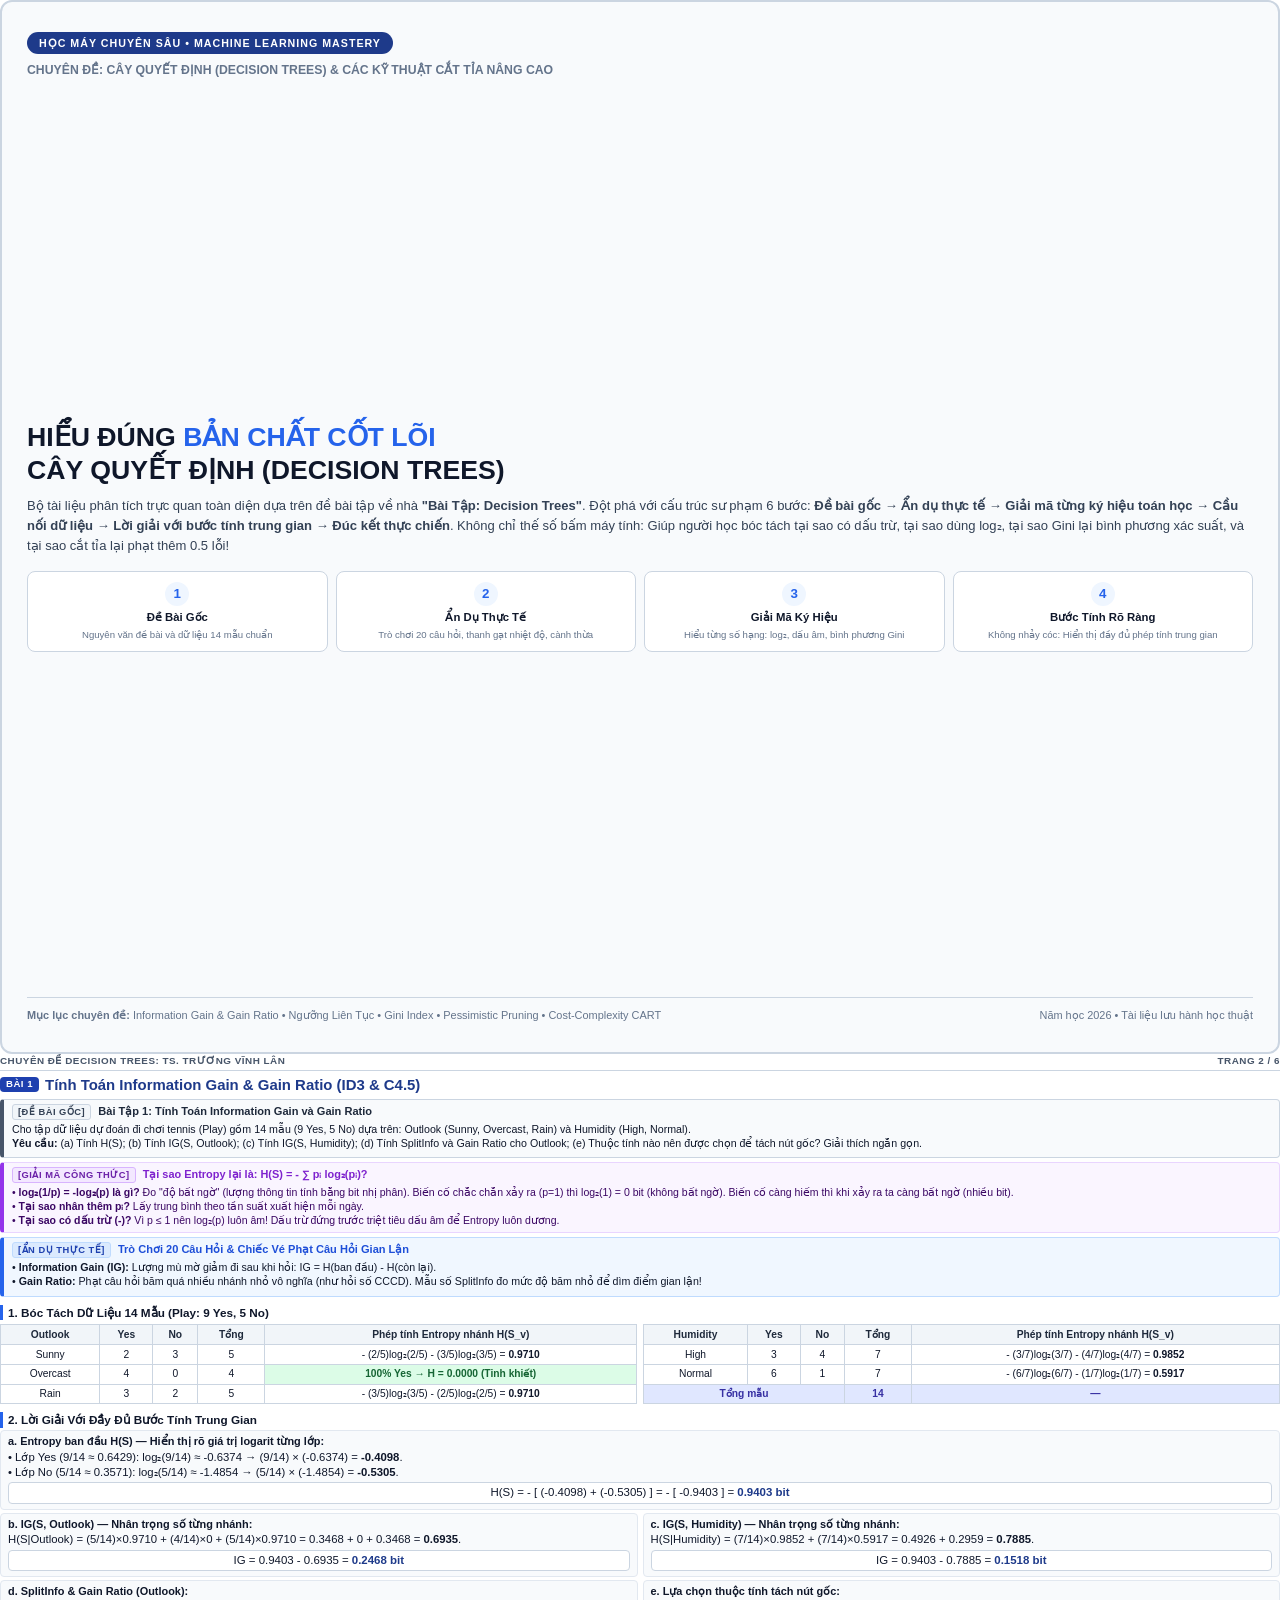
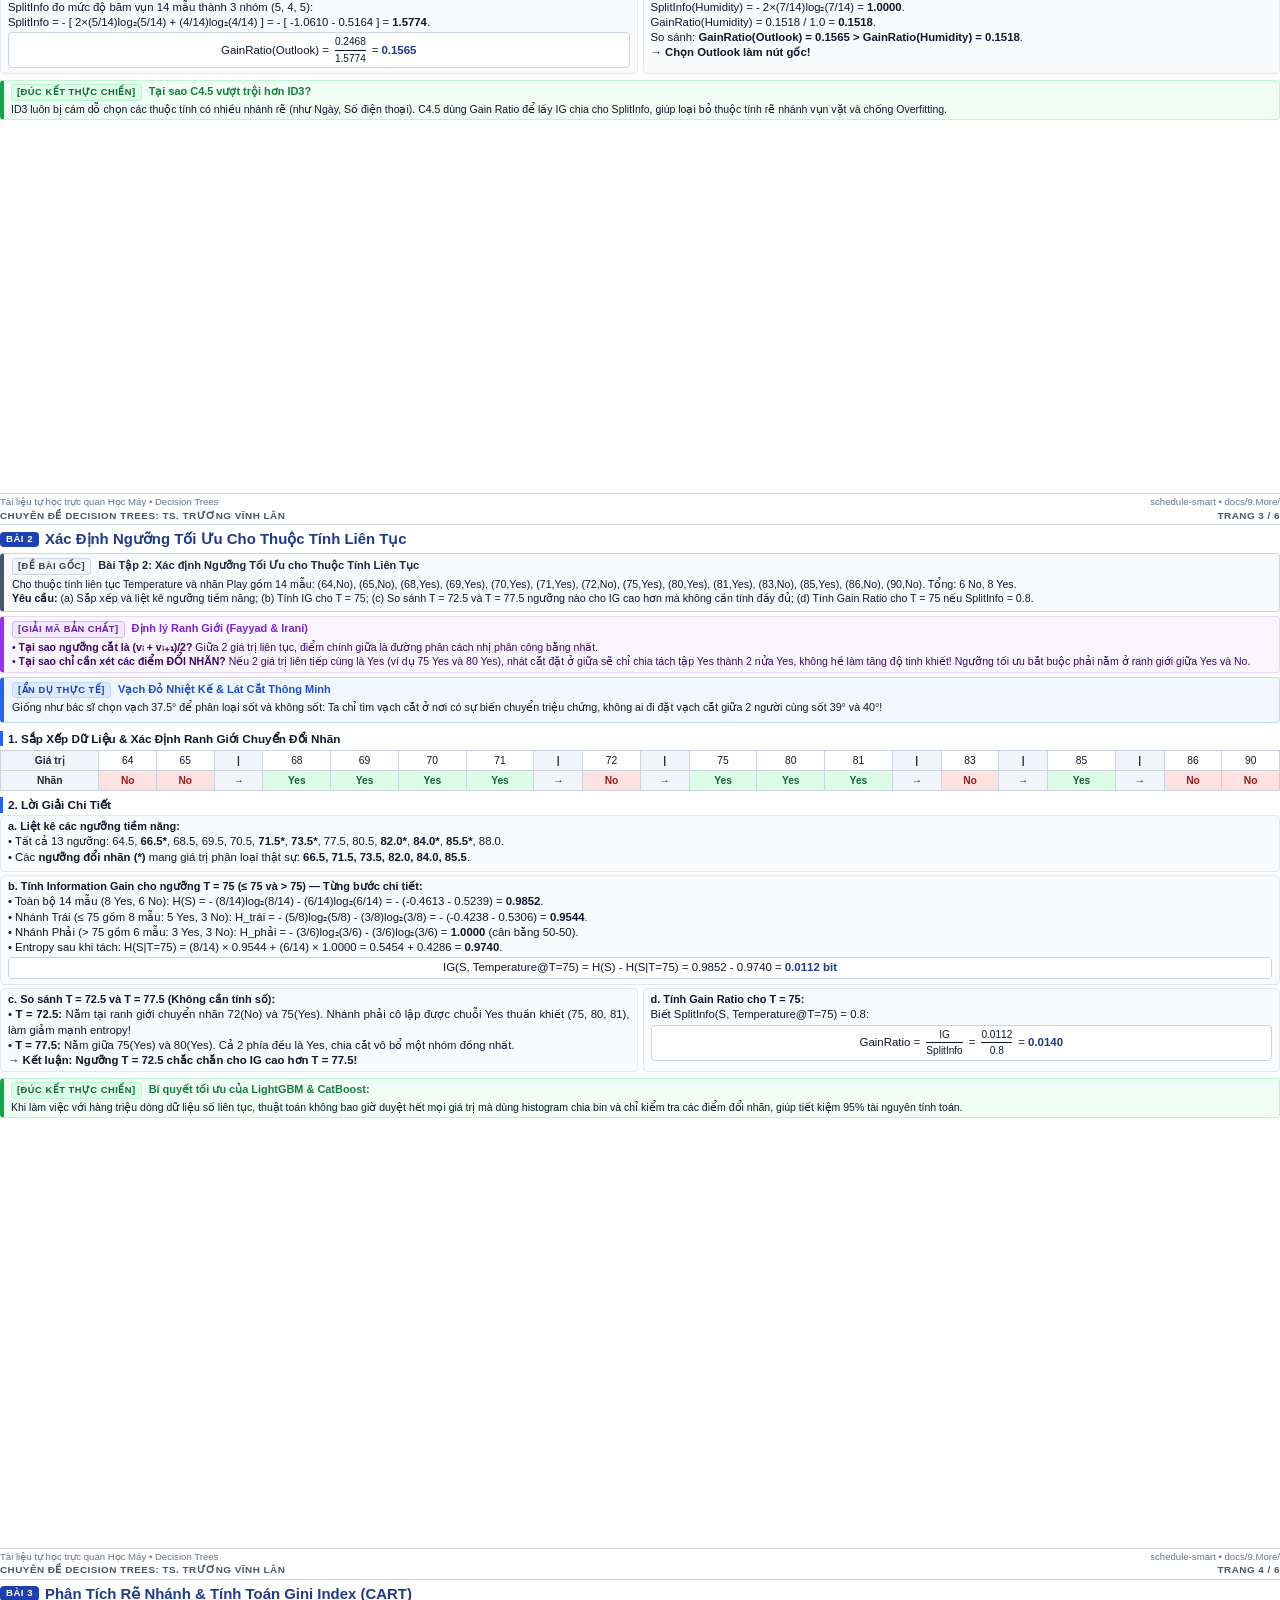
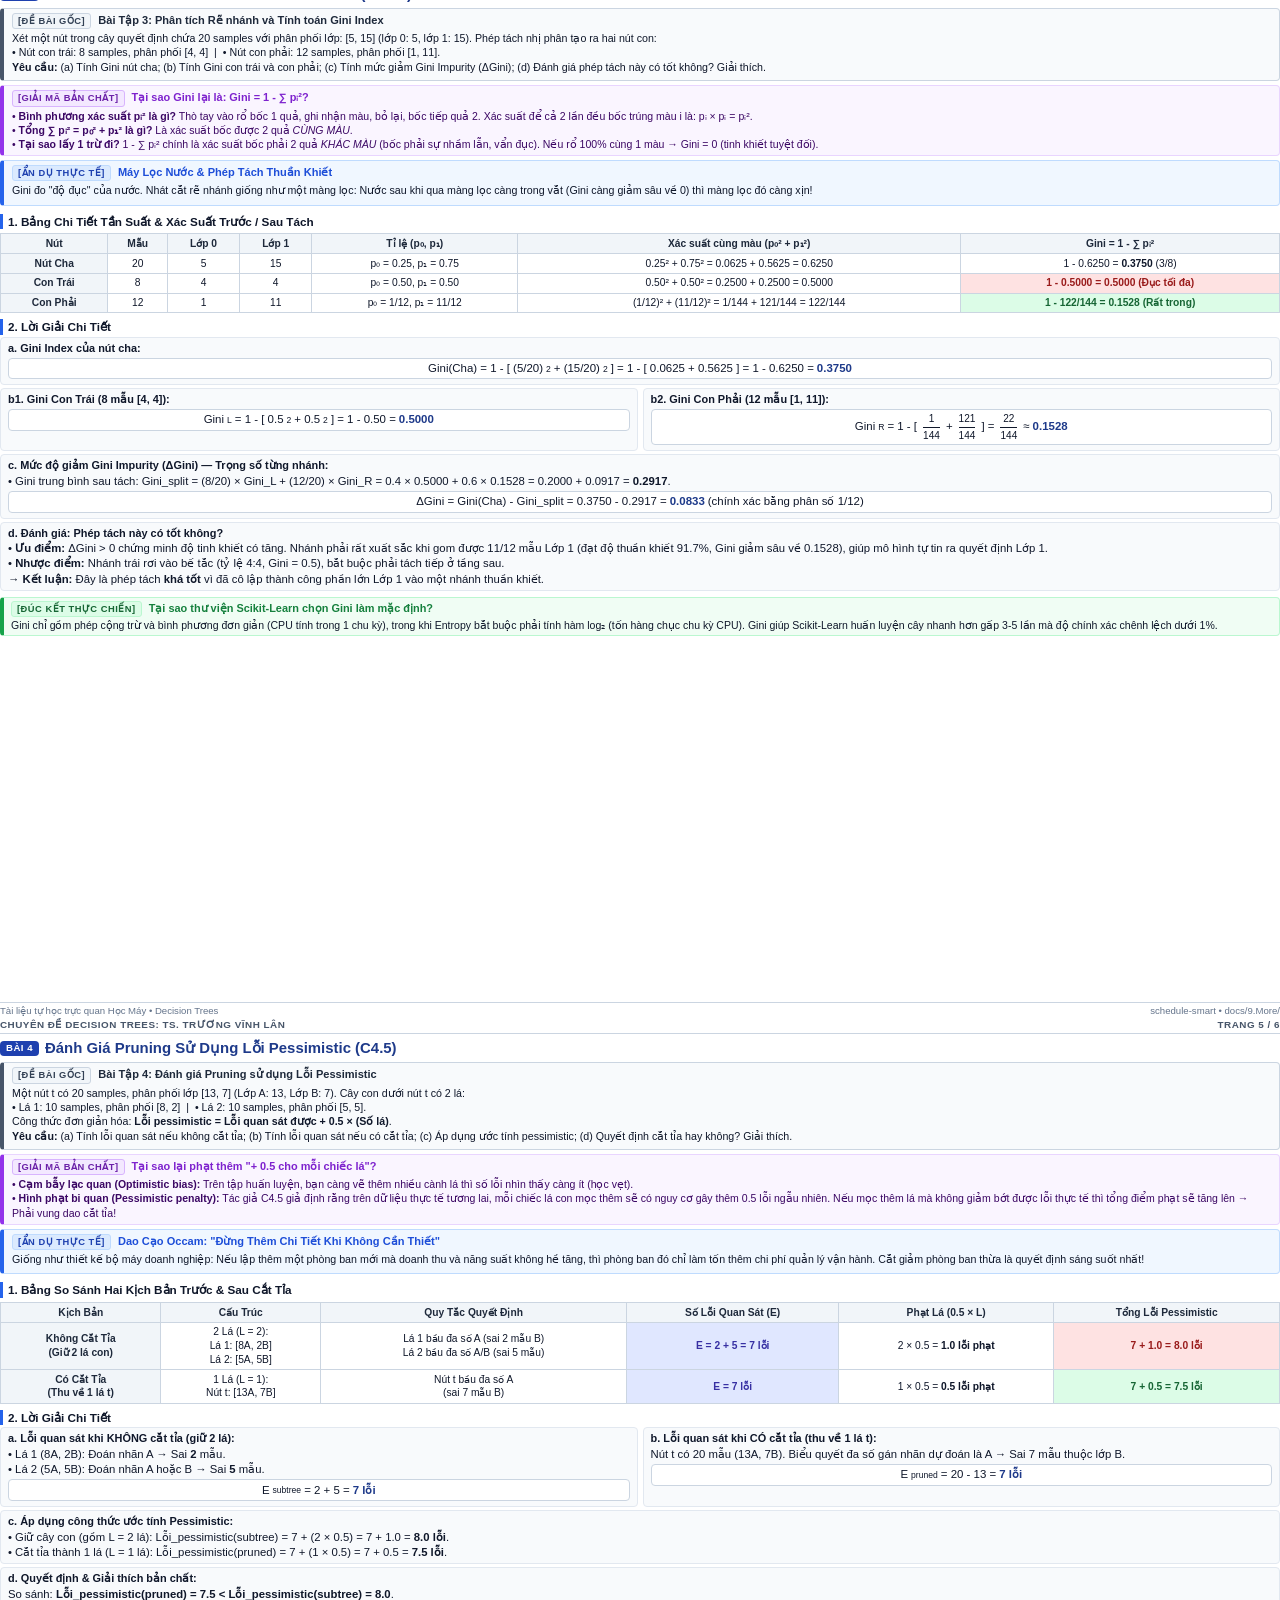
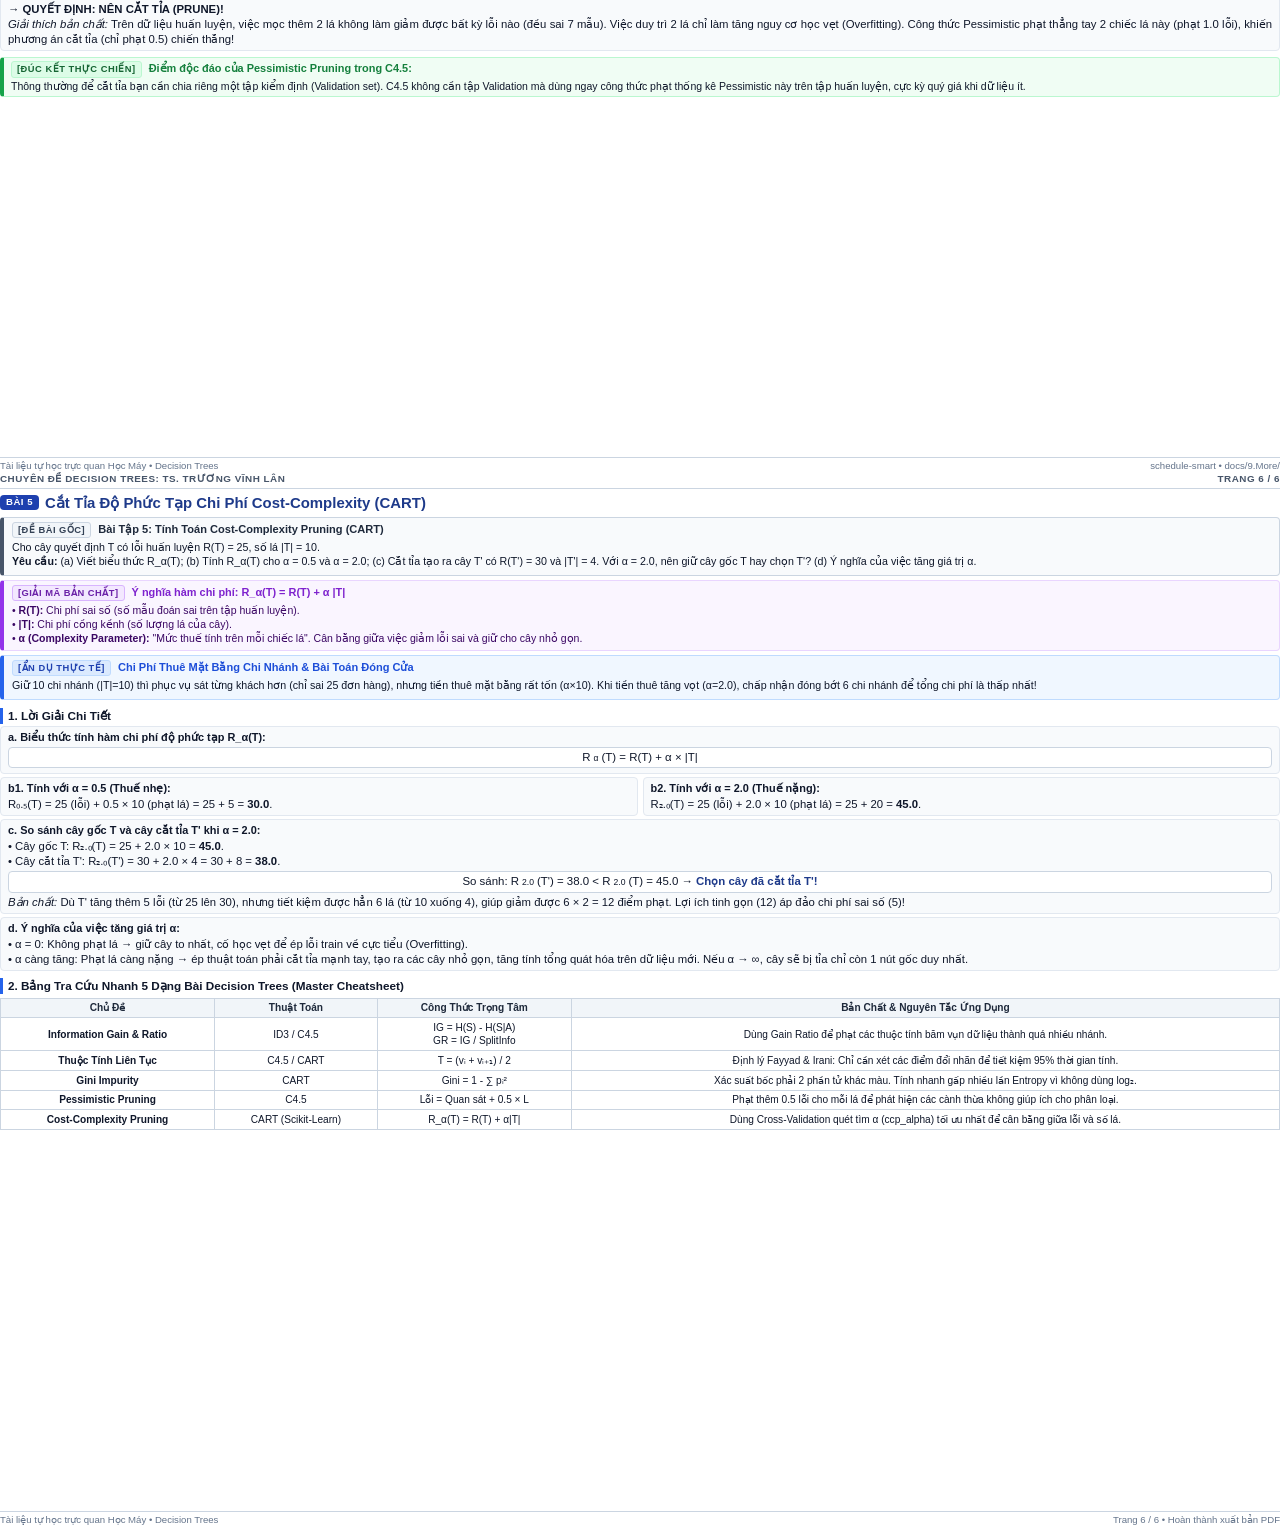
<file: docs/9.More/CayQuyetDinh_DecisionTrees_LoiGiai.html>
<!DOCTYPE html>
<html lang="vi">
<head>
  <meta charset="UTF-8">
  <title>Bản Chất Cây Quyết Định (Decision Trees) & Lời Giải Mẫu Toàn Diện</title>
  <style>
    @page {
      size: A4 portrait;
      margin: 9mm 11mm 9mm 11mm;
    }

    * {
      box-sizing: border-box;
      -webkit-print-color-adjust: exact !important;
      print-color-adjust: exact !important;
    }

    body {
      font-family: -apple-system, BlinkMacSystemFont, "Segoe UI", Roboto, "Helvetica Neue", Arial, sans-serif;
      font-size: 8.5pt;
      line-height: 1.34;
      color: #0f172a;
      background-color: #ffffff;
      margin: 0;
      padding: 0;
    }

    /* Page Container */
    .a4-page {
      width: 100%;
      height: 279mm;
      max-height: 279mm;
      page-break-after: always;
      break-after: page;
      display: flex;
      flex-direction: column;
      justify-content: flex-start;
      position: relative;
      overflow: hidden;
    }

    .a4-page:last-child {
      page-break-after: avoid;
      break-after: avoid;
    }

    /* Header & Footer */
    .page-header {
      display: flex;
      justify-content: space-between;
      align-items: center;
      border-bottom: 1.5px solid #cbd5e1;
      padding-bottom: 2px;
      margin-bottom: 4px;
      font-size: 7.4pt;
      font-weight: 600;
      color: #475569;
      text-transform: uppercase;
      letter-spacing: 0.5px;
    }

    .page-footer {
      margin-top: auto;
      border-top: 1px solid #cbd5e1;
      padding-top: 2px;
      display: flex;
      justify-content: space-between;
      font-size: 7.2pt;
      color: #64748b;
    }

    /* Headings */
    h1.ch-title {
      font-size: 11.2pt;
      font-weight: 800;
      color: #1e3a8a;
      margin: 0 0 4px 0;
      display: flex;
      align-items: center;
      gap: 6px;
    }

    .ch-badge {
      background: #1e40af;
      color: #ffffff;
      font-size: 7.2pt;
      font-weight: 700;
      padding: 1px 6px;
      border-radius: 4px;
      letter-spacing: 0.5px;
    }

    h2.sec-title {
      font-size: 8.8pt;
      font-weight: 700;
      color: #0f172a;
      margin: 4px 0 2px 0;
      border-left: 3px solid #2563eb;
      padding-left: 5px;
    }

    p {
      margin: 0 0 3px 0;
      text-align: justify;
    }

    /* Tag Badges (100% Zero-Emoji) */
    .tag-badge {
      display: inline-block;
      font-size: 7pt;
      font-weight: 700;
      text-transform: uppercase;
      letter-spacing: 0.5px;
      padding: 1px 5px;
      border-radius: 3px;
      margin-right: 4px;
      vertical-align: middle;
    }
    .tag-slate { background: #f1f5f9; color: #334155; border: 1px solid #cbd5e1; }
    .tag-blue { background: #dbeafe; color: #1e40af; border: 1px solid #bfdbfe; }
    .tag-green { background: #dcfce7; color: #166534; border: 1px solid #bbf7d0; }
    .tag-amber { background: #fef3c7; color: #92400e; border: 1px solid #fde68a; }
    .tag-purple { background: #f3e8ff; color: #6b21a8; border: 1px solid #d8b4fe; }

    /* Problem Statement Box */
    .card-problem {
      background: #f8fafc;
      border: 1px solid #cbd5e1;
      border-left: 4px solid #475569;
      border-radius: 4px;
      padding: 4px 8px;
      margin-bottom: 4px;
      font-size: 8pt;
    }

    .card-problem-title {
      font-weight: 700;
      color: #1e293b;
      font-size: 8.3pt;
      margin-bottom: 2px;
    }

    /* Decode / Breakdown Box (Giải mã bản chất) */
    .card-decode {
      background: #faf5ff;
      border: 1px solid #e9d5ff;
      border-left: 4px solid #9333ea;
      border-radius: 4px;
      padding: 4px 8px;
      margin-bottom: 4px;
      font-size: 7.9pt;
      color: #3b0764;
    }

    .card-decode-title {
      font-weight: 700;
      color: #7e22ce;
      font-size: 8.2pt;
      margin-bottom: 2px;
    }

    /* Metaphor Box */
    .card-meta {
      background: #f0f7ff;
      border: 1px solid #bfdbfe;
      border-left: 4px solid #2563eb;
      border-radius: 4px;
      padding: 4px 8px;
      margin-bottom: 4px;
      font-size: 8pt;
    }

    .card-meta-title {
      font-weight: 700;
      color: #1d4ed8;
      font-size: 8.3pt;
      margin-bottom: 2px;
    }

    /* Solution Box */
    .card-sol {
      background: #f8fafc;
      border: 1px solid #e2e8f0;
      border-radius: 4px;
      padding: 3px 7px;
      margin-bottom: 3px;
    }

    .card-sol-title {
      font-weight: 700;
      color: #0f172a;
      font-size: 8.2pt;
      margin-bottom: 1px;
    }

    /* Takeaway Box */
    .card-takeaway {
      background: #f0fdf4;
      border: 1px solid #bbf7d0;
      border-left: 4px solid #16a34a;
      border-radius: 4px;
      padding: 3px 7px;
      margin-top: 3px;
      font-size: 7.9pt;
    }

    .card-takeaway-title {
      font-weight: 700;
      color: #15803d;
      font-size: 8.2pt;
      margin-bottom: 1px;
    }

    /* Grid Layouts */
    .grid-2 {
      display: grid;
      grid-template-columns: 1fr 1fr;
      gap: 5px;
    }

    /* Native CSS Math Engine (Zero Type3 font, 100% vector outlines) */
    .math-box {
      background: #ffffff;
      border: 1px solid #cbd5e1;
      border-radius: 4px;
      padding: 2px 6px;
      margin: 2px 0;
      text-align: center;
      font-family: -apple-system, BlinkMacSystemFont, "Segoe UI", Roboto, sans-serif;
      font-size: 8.6pt;
    }

    .m-line {
      display: inline-flex;
      align-items: center;
      justify-content: center;
      vertical-align: middle;
      gap: 3px;
    }

    .m-frac {
      display: inline-flex;
      flex-direction: column;
      vertical-align: middle;
      text-align: center;
      padding: 0 3px;
      font-size: 0.88em;
    }

    .m-num {
      border-bottom: 1.1px solid #0f172a;
      padding-bottom: 1px;
    }

    .m-den {
      padding-top: 1px;
    }

    .m-sup {
      font-size: 0.75em;
      vertical-align: super;
      line-height: 0;
    }

    .m-sub {
      font-size: 0.75em;
      vertical-align: sub;
      line-height: 0;
    }

    .m-bold {
      font-weight: 700;
      color: #1e3a8a;
    }

    /* Tables */
    table.data-table {
      width: 100%;
      border-collapse: collapse;
      margin: 2px 0;
      font-size: 7.7pt;
      background: #ffffff;
    }

    table.data-table th, table.data-table td {
      border: 1px solid #cbd5e1;
      padding: 2.5px 4px;
      text-align: center;
    }

    table.data-table th {
      background: #f1f5f9;
      color: #1e293b;
      font-weight: 700;
    }

    .bg-green { background: #dcfce7; color: #166534; font-weight: 600; }
    .bg-red { background: #fee2e2; color: #991b1b; font-weight: 600; }
    .bg-blue { background: #e0e7ff; color: #3730a3; font-weight: 700; }

    /* Cover Page */
    .cover-box {
      border: 2px solid #cbd5e1;
      border-radius: 12px;
      height: 100%;
      padding: 30px 25px;
      display: flex;
      flex-direction: column;
      justify-content: space-between;
      background: #f8fafc;
    }

    .cover-badge {
      display: inline-block;
      background: #1e3a8a;
      color: #ffffff;
      font-size: 8pt;
      font-weight: 700;
      padding: 4px 12px;
      border-radius: 14px;
      letter-spacing: 1px;
      text-transform: uppercase;
      margin-bottom: 8px;
    }

    .cover-main-title {
      font-size: 20pt;
      font-weight: 800;
      color: #0f172a;
      line-height: 1.25;
      margin: 12px 0 8px 0;
    }

    .cover-main-title em {
      font-style: normal;
      color: #2563eb;
    }

    .cover-desc {
      font-size: 9.8pt;
      color: #334155;
      line-height: 1.55;
      margin-bottom: 15px;
    }

    .steps-flow {
      display: grid;
      grid-template-columns: 1fr 1fr 1fr 1fr;
      gap: 8px;
      margin: 15px 0;
    }

    .step-card {
      background: #ffffff;
      border: 1px solid #cbd5e1;
      border-radius: 8px;
      padding: 10px 8px;
      text-align: center;
    }

    .step-num {
      display: inline-block;
      background: #eff6ff;
      color: #2563eb;
      font-weight: 800;
      font-size: 10pt;
      border-radius: 50%;
      width: 24px;
      height: 24px;
      line-height: 24px;
      margin-bottom: 4px;
    }

    .step-title {
      font-weight: 700;
      font-size: 8.5pt;
      color: #0f172a;
      margin-bottom: 3px;
    }

    .step-sub {
      font-size: 7.2pt;
      color: #64748b;
      line-height: 1.25;
    }
  </style>
</head>
<body>

  <!-- ==================== TRANG 1: BÌA ==================== -->
  <div class="a4-page">
    <div class="cover-box">
      <div>
        <span class="cover-badge">Học Máy Chuyên Sâu • Machine Learning Mastery</span>
        <div style="font-size: 9.2pt; color: #64748b; font-weight: 600; text-transform: uppercase;">
          Chuyên Đề: Cây Quyết Định (Decision Trees) &amp; Các Kỹ Thuật Cắt Tỉa Nâng Cao
        </div>
      </div>

      <div style="margin: auto 0;">
        <div class="cover-main-title">
          HIỂU ĐÚNG <em>BẢN CHẤT CỐT LÕI</em><br>
          CÂY QUYẾT ĐỊNH (DECISION TREES)
        </div>
        <div class="cover-desc">
          Bộ tài liệu phân tích trực quan toàn diện dựa trên đề bài tập về nhà <strong>"Bài Tập: Decision Trees"</strong>.
          Đột phá với cấu trúc sư phạm 6 bước: <strong>Đề bài gốc &rarr; Ẩn dụ thực tế &rarr; Giải mã từng ký hiệu toán học &rarr; Cầu nối dữ liệu &rarr; Lời giải với bước tính trung gian &rarr; Đúc kết thực chiến</strong>.
          Không chỉ thế số bấm máy tính: Giúp người học bóc tách tại sao có dấu trừ, tại sao dùng log₂, tại sao Gini lại bình phương xác suất, và tại sao cắt tỉa lại phạt thêm 0.5 lỗi!
        </div>

        <div class="steps-flow">
          <div class="step-card">
            <div class="step-num">1</div>
            <div class="step-title">Đề Bài Gốc</div>
            <div class="step-sub">Nguyên văn đề bài và dữ liệu 14 mẫu chuẩn</div>
          </div>
          <div class="step-card">
            <div class="step-num">2</div>
            <div class="step-title">Ẩn Dụ Thực Tế</div>
            <div class="step-sub">Trò chơi 20 câu hỏi, thanh gạt nhiệt độ, cành thừa</div>
          </div>
          <div class="step-card">
            <div class="step-num">3</div>
            <div class="step-title">Giải Mã Ký Hiệu</div>
            <div class="step-sub">Hiểu từng số hạng: log₂, dấu âm, bình phương Gini</div>
          </div>
          <div class="step-card">
            <div class="step-num">4</div>
            <div class="step-title">Bước Tính Rõ Ràng</div>
            <div class="step-sub">Không nhảy cóc: Hiển thị đầy đủ phép tính trung gian</div>
          </div>
        </div>
      </div>

      <div style="border-top: 1px solid #cbd5e1; padding-top: 10px; display: flex; justify-content: space-between; font-size: 8.2pt; color: #64748b;">
        <div><strong>Mục lục chuyên đề:</strong> Information Gain &amp; Gain Ratio • Ngưỡng Liên Tục • Gini Index • Pessimistic Pruning • Cost-Complexity CART</div>
        <div>Năm học 2026 • Tài liệu lưu hành học thuật</div>
      </div>
    </div>
  </div>

  <!-- ==================== TRANG 2: BÀI 1 ==================== -->
  <div class="a4-page">
    <div class="page-header">
      <span>Chuyên đề Decision Trees: TS. Trương Vĩnh Lân</span>
      <span>Trang 2 / 6</span>
    </div>

    <h1 class="ch-title">
      <span class="ch-badge">BÀI 1</span> Tính Toán Information Gain &amp; Gain Ratio (ID3 &amp; C4.5)
    </h1>

    <!-- ĐỀ BÀI GỐC -->
    <div class="card-problem">
      <div class="card-problem-title"><span class="tag-badge tag-slate">[Đề Bài Gốc]</span> Bài Tập 1: Tính Toán Information Gain và Gain Ratio</div>
      <p style="margin-bottom: 2px;">
        Cho tập dữ liệu dự đoán đi chơi tennis (Play) gồm 14 mẫu (9 Yes, 5 No) dựa trên: Outlook (Sunny, Overcast, Rain) và Humidity (High, Normal).
        <br><strong>Yêu cầu:</strong> (a) Tính H(S); (b) Tính IG(S, Outlook); (c) Tính IG(S, Humidity); (d) Tính SplitInfo và Gain Ratio cho Outlook; (e) Thuộc tính nào nên được chọn để tách nút gốc? Giải thích ngắn gọn.
      </p>
    </div>

    <!-- GIẢI MÃ KÝ HIỆU TOÁN HỌC -->
    <div class="card-decode">
      <div class="card-decode-title"><span class="tag-badge tag-purple">[Giải Mã Công Thức]</span> Tại sao Entropy lại là: H(S) = - &sum; pᵢ log₂(pᵢ)?</div>
      • <strong>log₂(1/p) = -log₂(p) là gì?</strong> Đo "độ bất ngờ" (lượng thông tin tính bằng bit nhị phân). Biến cố chắc chắn xảy ra (p=1) thì log₂(1) = 0 bit (không bất ngờ). Biến cố càng hiếm thì khi xảy ra ta càng bất ngờ (nhiều bit).
      <br>• <strong>Tại sao nhân thêm pᵢ?</strong> Lấy trung bình theo tần suất xuất hiện mỗi ngày.
      <br>• <strong>Tại sao có dấu trừ (-)?</strong> Vì p &le; 1 nên log₂(p) luôn âm! Dấu trừ đứng trước triệt tiêu dấu âm để Entropy luôn dương.
    </div>

    <!-- ẨN DỤ THỰC TẾ -->
    <div class="card-meta">
      <div class="card-meta-title"><span class="tag-badge tag-blue">[Ẩn Dụ Thực Tế]</span> Trò Chơi 20 Câu Hỏi &amp; Chiếc Vé Phạt Câu Hỏi Gian Lận</div>
      <p>
        • <strong>Information Gain (IG):</strong> Lượng mù mờ giảm đi sau khi hỏi: IG = H(ban đầu) - H(còn lại).
        <br>• <strong>Gain Ratio:</strong> Phạt câu hỏi băm quá nhiều nhánh nhỏ vô nghĩa (như hỏi số CCCD). Mẫu số SplitInfo đo mức độ băm nhỏ để dìm điểm gian lận!
      </p>
    </div>

    <h2 class="sec-title">1. Bóc Tách Dữ Liệu 14 Mẫu (Play: 9 Yes, 5 No)</h2>
    <div style="display: grid; grid-template-columns: 1fr 1fr; gap: 6px; margin-bottom: 2px;">
      <table class="data-table">
        <thead><tr><th>Outlook</th><th>Yes</th><th>No</th><th>Tổng</th><th>Phép tính Entropy nhánh H(S_v)</th></tr></thead>
        <tbody>
          <tr><td>Sunny</td><td>2</td><td>3</td><td>5</td><td>- (2/5)log₂(2/5) - (3/5)log₂(3/5) = <strong>0.9710</strong></td></tr>
          <tr><td>Overcast</td><td>4</td><td>0</td><td>4</td><td class="bg-green">100% Yes &rarr; H = <strong>0.0000</strong> (Tinh khiết)</td></tr>
          <tr><td>Rain</td><td>3</td><td>2</td><td>5</td><td>- (3/5)log₂(3/5) - (2/5)log₂(2/5) = <strong>0.9710</strong></td></tr>
        </tbody>
      </table>
      <table class="data-table">
        <thead><tr><th>Humidity</th><th>Yes</th><th>No</th><th>Tổng</th><th>Phép tính Entropy nhánh H(S_v)</th></tr></thead>
        <tbody>
          <tr><td>High</td><td>3</td><td>4</td><td>7</td><td>- (3/7)log₂(3/7) - (4/7)log₂(4/7) = <strong>0.9852</strong></td></tr>
          <tr><td>Normal</td><td>6</td><td>1</td><td>7</td><td>- (6/7)log₂(6/7) - (1/7)log₂(1/7) = <strong>0.5917</strong></td></tr>
          <tr class="bg-blue"><td colspan="3">Tổng mẫu</td><td>14</td><td>—</td></tr>
        </tbody>
      </table>
    </div>

    <h2 class="sec-title">2. Lời Giải Với Đầy Đủ Bước Tính Trung Gian</h2>

    <div class="card-sol">
      <div class="card-sol-title">a. Entropy ban đầu H(S) — Hiển thị rõ giá trị logarit từng lớp:</div>
      <p style="margin: 0;">
        • Lớp Yes (9/14 &approx; 0.6429): log₂(9/14) &approx; -0.6374 &rarr; (9/14) &times; (-0.6374) = <strong>-0.4098</strong>.
        <br>• Lớp No (5/14 &approx; 0.3571): log₂(5/14) &approx; -1.4854 &rarr; (5/14) &times; (-1.4854) = <strong>-0.5305</strong>.
      </p>
      <div class="math-box">
        <div class="m-line">
          H(S) = - [ (-0.4098) + (-0.5305) ] = - [ -0.9403 ] = <span class="m-bold">0.9403 bit</span>
        </div>
      </div>
    </div>

    <div class="grid-2">
      <div class="card-sol">
        <div class="card-sol-title">b. IG(S, Outlook) — Nhân trọng số từng nhánh:</div>
        <p style="margin: 0;">
          H(S|Outlook) = (5/14)&times;0.9710 + (4/14)&times;0 + (5/14)&times;0.9710 = 0.3468 + 0 + 0.3468 = <strong>0.6935</strong>.
        </p>
        <div class="math-box">
          <div class="m-line">
            IG = 0.9403 - 0.6935 = <span class="m-bold">0.2468 bit</span>
          </div>
        </div>
      </div>

      <div class="card-sol">
        <div class="card-sol-title">c. IG(S, Humidity) — Nhân trọng số từng nhánh:</div>
        <p style="margin: 0;">
          H(S|Humidity) = (7/14)&times;0.9852 + (7/14)&times;0.5917 = 0.4926 + 0.2959 = <strong>0.7885</strong>.
        </p>
        <div class="math-box">
          <div class="m-line">
            IG = 0.9403 - 0.7885 = <span class="m-bold">0.1518 bit</span>
          </div>
        </div>
      </div>
    </div>

    <div class="grid-2">
      <div class="card-sol">
        <div class="card-sol-title">d. SplitInfo &amp; Gain Ratio (Outlook):</div>
        <p style="margin: 0;">
          SplitInfo đo mức độ băm vụn 14 mẫu thành 3 nhóm (5, 4, 5):
          <br>SplitInfo = - [ 2&times;(5/14)log₂(5/14) + (4/14)log₂(4/14) ] = - [ -1.0610 - 0.5164 ] = <strong>1.5774</strong>.
        </p>
        <div class="math-box">
          <div class="m-line">
            GainRatio(Outlook) = 
            <span class="m-frac"><span class="m-num">0.2468</span><span class="m-den">1.5774</span></span>
            = <span class="m-bold">0.1565</span>
          </div>
        </div>
      </div>

      <div class="card-sol">
        <div class="card-sol-title">e. Lựa chọn thuộc tính tách nút gốc:</div>
        <p style="margin: 0;">
          SplitInfo(Humidity) = - 2&times;(7/14)log₂(7/14) = <strong>1.0000</strong>.
          <br>GainRatio(Humidity) = 0.1518 / 1.0 = <strong>0.1518</strong>.
          <br>So sánh: <strong>GainRatio(Outlook) = 0.1565 &gt; GainRatio(Humidity) = 0.1518</strong>.
          <br>&rarr; <strong>Chọn Outlook làm nút gốc!</strong>
        </p>
      </div>
    </div>

    <div class="card-takeaway">
      <div class="card-takeaway-title"><span class="tag-badge tag-green">[Đúc Kết Thực Chiến]</span> Tại sao C4.5 vượt trội hơn ID3?</div>
      ID3 luôn bị cám dỗ chọn các thuộc tính có nhiều nhánh rẽ (như Ngày, Số điện thoại). C4.5 dùng Gain Ratio để lấy IG chia cho SplitInfo, giúp loại bỏ thuộc tính rẽ nhánh vụn vặt và chống Overfitting.
    </div>

    <div class="page-footer">
      <span>Tài liệu tự học trực quan Học Máy • Decision Trees</span>
      <span>schedule-smart • docs/9.More/</span>
    </div>
  </div>

  <!-- ==================== TRANG 3: BÀI 2 ==================== -->
  <div class="a4-page">
    <div class="page-header">
      <span>Chuyên đề Decision Trees: TS. Trương Vĩnh Lân</span>
      <span>Trang 3 / 6</span>
    </div>

    <h1 class="ch-title">
      <span class="ch-badge">BÀI 2</span> Xác Định Ngưỡng Tối Ưu Cho Thuộc Tính Liên Tục
    </h1>

    <!-- ĐỀ BÀI GỐC -->
    <div class="card-problem">
      <div class="card-problem-title"><span class="tag-badge tag-slate">[Đề Bài Gốc]</span> Bài Tập 2: Xác định Ngưỡng Tối Ưu cho Thuộc Tính Liên Tục</div>
      <p style="margin-bottom: 2px;">
        Cho thuộc tính liên tục Temperature và nhãn Play gồm 14 mẫu: (64,No), (65,No), (68,Yes), (69,Yes), (70,Yes), (71,Yes), (72,No), (75,Yes), (80,Yes), (81,Yes), (83,No), (85,Yes), (86,No), (90,No). Tổng: 6 No, 8 Yes.
        <br><strong>Yêu cầu:</strong> (a) Sắp xếp và liệt kê ngưỡng tiềm năng; (b) Tính IG cho T = 75; (c) So sánh T = 72.5 và T = 77.5 ngưỡng nào cho IG cao hơn mà không cần tính đầy đủ; (d) Tính Gain Ratio cho T = 75 nếu SplitInfo = 0.8.
      </p>
    </div>

    <!-- GIẢI MÃ KÝ HIỆU TOÁN HỌC -->
    <div class="card-decode">
      <div class="card-decode-title"><span class="tag-badge tag-purple">[Giải Mã Bản Chất]</span> Định lý Ranh Giới (Fayyad &amp; Irani)</div>
      • <strong>Tại sao ngưỡng cắt là (vᵢ + vᵢ₊₁)/2?</strong> Giữa 2 giá trị liên tục, điểm chính giữa là đường phân cách nhị phân công bằng nhất.
      <br>• <strong>Tại sao chỉ cần xét các điểm ĐỔI NHÃN?</strong> Nếu 2 giá trị liên tiếp cùng là Yes (ví dụ 75 Yes và 80 Yes), nhát cắt đặt ở giữa sẽ chỉ chia tách tập Yes thành 2 nửa Yes, không hề làm tăng độ tinh khiết! Ngưỡng tối ưu bắt buộc phải nằm ở ranh giới giữa Yes và No.
    </div>

    <!-- ẨN DỤ THỰC TẾ -->
    <div class="card-meta">
      <div class="card-meta-title"><span class="tag-badge tag-blue">[Ẩn Dụ Thực Tế]</span> Vạch Đỏ Nhiệt Kế &amp; Lát Cắt Thông Minh</div>
      <p>
        Giống như bác sĩ chọn vạch 37.5° để phân loại sốt và không sốt: Ta chỉ tìm vạch cắt ở nơi có sự biến chuyển triệu chứng, không ai đi đặt vạch cắt giữa 2 người cùng sốt 39° và 40°!
      </p>
    </div>

    <h2 class="sec-title">1. Sắp Xếp Dữ Liệu &amp; Xác Định Ranh Giới Chuyển Đổi Nhãn</h2>
    <table class="data-table">
      <thead>
        <tr>
          <th>Giá trị</th><td>64</td><td>65</td><th class="bg-blue">|</th><td>68</td><td>69</td><td>70</td><td>71</td><th class="bg-blue">|</th><td>72</td><th class="bg-blue">|</th><td>75</td><td>80</td><td>81</td><th class="bg-blue">|</th><td>83</td><th class="bg-blue">|</th><td>85</td><th class="bg-blue">|</th><td>86</td><td>90</td>
        </tr>
      </thead>
      <tbody>
        <tr>
          <th>Nhãn</th><td class="bg-red">No</td><td class="bg-red">No</td><th>&rarr;</th><td class="bg-green">Yes</td><td class="bg-green">Yes</td><td class="bg-green">Yes</td><td class="bg-green">Yes</td><th>&rarr;</th><td class="bg-red">No</td><th>&rarr;</th><td class="bg-green">Yes</td><td class="bg-green">Yes</td><td class="bg-green">Yes</td><th>&rarr;</th><td class="bg-red">No</td><th>&rarr;</th><td class="bg-green">Yes</td><th>&rarr;</th><td class="bg-red">No</td><td class="bg-red">No</td>
        </tr>
      </tbody>
    </table>

    <h2 class="sec-title">2. Lời Giải Chi Tiết</h2>

    <div class="card-sol">
      <div class="card-sol-title">a. Liệt kê các ngưỡng tiềm năng:</div>
      <p>
        • Tất cả 13 ngưỡng: 64.5, <strong>66.5*</strong>, 68.5, 69.5, 70.5, <strong>71.5*</strong>, <strong>73.5*</strong>, 77.5, 80.5, <strong>82.0*</strong>, <strong>84.0*</strong>, <strong>85.5*</strong>, 88.0.
        <br>• Các <strong>ngưỡng đổi nhãn (*)</strong> mang giá trị phân loại thật sự: <strong>66.5, 71.5, 73.5, 82.0, 84.0, 85.5</strong>.
      </p>
    </div>

    <div class="card-sol">
      <div class="card-sol-title">b. Tính Information Gain cho ngưỡng T = 75 (&le; 75 và &gt; 75) — Từng bước chi tiết:</div>
      <p style="margin: 0;">
        • Toàn bộ 14 mẫu (8 Yes, 6 No): H(S) = - (8/14)log₂(8/14) - (6/14)log₂(6/14) = - (-0.4613 - 0.5239) = <strong>0.9852</strong>.
        <br>• Nhánh Trái (&le; 75 gồm 8 mẫu: 5 Yes, 3 No): H_trái = - (5/8)log₂(5/8) - (3/8)log₂(3/8) = - (-0.4238 - 0.5306) = <strong>0.9544</strong>.
        <br>• Nhánh Phải (&gt; 75 gồm 6 mẫu: 3 Yes, 3 No): H_phải = - (3/6)log₂(3/6) - (3/6)log₂(3/6) = <strong>1.0000</strong> (cân bằng 50-50).
        <br>• Entropy sau khi tách: H(S|T=75) = (8/14) &times; 0.9544 + (6/14) &times; 1.0000 = 0.5454 + 0.4286 = <strong>0.9740</strong>.
      </p>
      <div class="math-box">
        <div class="m-line">
          IG(S, Temperature@T=75) = H(S) - H(S|T=75) = 0.9852 - 0.9740 = <span class="m-bold">0.0112 bit</span>
        </div>
      </div>
    </div>

    <div class="grid-2">
      <div class="card-sol">
        <div class="card-sol-title">c. So sánh T = 72.5 và T = 77.5 (Không cần tính số):</div>
        <p style="margin: 0;">
          • <strong>T = 72.5:</strong> Nằm tại ranh giới chuyển nhãn 72(No) và 75(Yes). Nhánh phải cô lập được chuỗi Yes thuần khiết (75, 80, 81), làm giảm mạnh entropy!
          <br>• <strong>T = 77.5:</strong> Nằm giữa 75(Yes) và 80(Yes). Cả 2 phía đều là Yes, chia cắt vô bổ một nhóm đồng nhất.
          <br>&rarr; <strong>Kết luận: Ngưỡng T = 72.5 chắc chắn cho IG cao hơn T = 77.5!</strong>
        </p>
      </div>

      <div class="card-sol">
        <div class="card-sol-title">d. Tính Gain Ratio cho T = 75:</div>
        <p style="margin: 0;">Biết SplitInfo(S, Temperature@T=75) = 0.8:</p>
        <div class="math-box">
          <div class="m-line">
            GainRatio = 
            <span class="m-frac"><span class="m-num">IG</span><span class="m-den">SplitInfo</span></span>
            = <span class="m-frac"><span class="m-num">0.0112</span><span class="m-den">0.8</span></span>
            = <span class="m-bold">0.0140</span>
          </div>
        </div>
      </div>
    </div>

    <div class="card-takeaway">
      <div class="card-takeaway-title"><span class="tag-badge tag-green">[Đúc Kết Thực Chiến]</span> Bí quyết tối ưu của LightGBM &amp; CatBoost:</div>
      Khi làm việc với hàng triệu dòng dữ liệu số liên tục, thuật toán không bao giờ duyệt hết mọi giá trị mà dùng histogram chia bin và chỉ kiểm tra các điểm đổi nhãn, giúp tiết kiệm 95% tài nguyên tính toán.
    </div>

    <div class="page-footer">
      <span>Tài liệu tự học trực quan Học Máy • Decision Trees</span>
      <span>schedule-smart • docs/9.More/</span>
    </div>
  </div>

  <!-- ==================== TRANG 4: BÀI 3 ==================== -->
  <div class="a4-page">
    <div class="page-header">
      <span>Chuyên đề Decision Trees: TS. Trương Vĩnh Lân</span>
      <span>Trang 4 / 6</span>
    </div>

    <h1 class="ch-title">
      <span class="ch-badge">BÀI 3</span> Phân Tích Rẽ Nhánh &amp; Tính Toán Gini Index (CART)
    </h1>

    <!-- ĐỀ BÀI GỐC -->
    <div class="card-problem">
      <div class="card-problem-title"><span class="tag-badge tag-slate">[Đề Bài Gốc]</span> Bài Tập 3: Phân tích Rẽ nhánh và Tính toán Gini Index</div>
      <p style="margin-bottom: 2px;">
        Xét một nút trong cây quyết định chứa 20 samples với phân phối lớp: [5, 15] (lớp 0: 5, lớp 1: 15). Phép tách nhị phân tạo ra hai nút con:
        <br>• Nút con trái: 8 samples, phân phối [4, 4] &nbsp;|&nbsp; • Nút con phải: 12 samples, phân phối [1, 11].
        <br><strong>Yêu cầu:</strong> (a) Tính Gini nút cha; (b) Tính Gini con trái và con phải; (c) Tính mức giảm Gini Impurity (&Delta;Gini); (d) Đánh giá phép tách này có tốt không? Giải thích.
      </p>
    </div>

    <!-- GIẢI MÃ KÝ HIỆU TOÁN HỌC -->
    <div class="card-decode">
      <div class="card-decode-title"><span class="tag-badge tag-purple">[Giải Mã Bản Chất]</span> Tại sao Gini lại là: Gini = 1 - &sum; pᵢ²?</div>
      • <strong>Bình phương xác suất pᵢ² là gì?</strong> Thò tay vào rổ bốc 1 quả, ghi nhận màu, bỏ lại, bốc tiếp quả 2. Xác suất để cả 2 lần đều bốc trúng màu i là: pᵢ &times; pᵢ = pᵢ².
      <br>• <strong>Tổng &sum; pᵢ² = p₀² + p₁² là gì?</strong> Là xác suất bốc được 2 quả <em>CÙNG MÀU</em>.
      <br>• <strong>Tại sao lấy 1 trừ đi?</strong> 1 - &sum; pᵢ² chính là xác suất bốc phải 2 quả <em>KHÁC MÀU</em> (bốc phải sự nhầm lẫn, vẩn đục). Nếu rổ 100% cùng 1 màu &rarr; Gini = 0 (tinh khiết tuyệt đối).
    </div>

    <!-- ẨN DỤ THỰC TẾ -->
    <div class="card-meta">
      <div class="card-meta-title"><span class="tag-badge tag-blue">[Ẩn Dụ Thực Tế]</span> Máy Lọc Nước &amp; Phép Tách Thuần Khiết</div>
      <p>
        Gini đo "độ đục" của nước. Nhát cắt rẽ nhánh giống như một màng lọc: Nước sau khi qua màng lọc càng trong vắt (Gini càng giảm sâu về 0) thì màng lọc đó càng xịn!
      </p>
    </div>

    <h2 class="sec-title">1. Bảng Chi Tiết Tần Suất &amp; Xác Suất Trước / Sau Tách</h2>
    <table class="data-table">
      <thead>
        <tr><th>Nút</th><th>Mẫu</th><th>Lớp 0</th><th>Lớp 1</th><th>Tỉ lệ (p₀, p₁)</th><th>Xác suất cùng màu (p₀² + p₁²)</th><th>Gini = 1 - &sum; pᵢ²</th></tr>
      </thead>
      <tbody>
        <tr><th>Nút Cha</th><td>20</td><td>5</td><td>15</td><td>p₀ = 0.25, p₁ = 0.75</td><td>0.25² + 0.75² = 0.0625 + 0.5625 = 0.6250</td><td>1 - 0.6250 = <strong>0.3750</strong> (3/8)</td></tr>
        <tr><th>Con Trái</th><td>8</td><td>4</td><td>4</td><td>p₀ = 0.50, p₁ = 0.50</td><td>0.50² + 0.50² = 0.2500 + 0.2500 = 0.5000</td><td class="bg-red">1 - 0.5000 = <strong>0.5000</strong> (Đục tối đa)</td></tr>
        <tr><th>Con Phải</th><td>12</td><td>1</td><td>11</td><td>p₀ = 1/12, p₁ = 11/12</td><td>(1/12)² + (11/12)² = 1/144 + 121/144 = 122/144</td><td class="bg-green">1 - 122/144 = <strong>0.1528</strong> (Rất trong)</td></tr>
      </tbody>
    </table>

    <h2 class="sec-title">2. Lời Giải Chi Tiết</h2>

    <div class="card-sol">
      <div class="card-sol-title">a. Gini Index của nút cha:</div>
      <div class="math-box">
        <div class="m-line">
          Gini(Cha) = 1 - [ (5/20)<span class="m-sup">2</span> + (15/20)<span class="m-sup">2</span> ] = 1 - [ 0.0625 + 0.5625 ] = 1 - 0.6250 = <span class="m-bold">0.3750</span>
        </div>
      </div>
    </div>

    <div class="grid-2">
      <div class="card-sol">
        <div class="card-sol-title">b1. Gini Con Trái (8 mẫu [4, 4]):</div>
        <div class="math-box">
          <div class="m-line">
            Gini<span class="m-sub">L</span> = 1 - [ 0.5<span class="m-sup">2</span> + 0.5<span class="m-sup">2</span> ] = 1 - 0.50 = <span class="m-bold">0.5000</span>
          </div>
        </div>
      </div>

      <div class="card-sol">
        <div class="card-sol-title">b2. Gini Con Phải (12 mẫu [1, 11]):</div>
        <div class="math-box">
          <div class="m-line">
            Gini<span class="m-sub">R</span> = 1 - [ <span class="m-frac"><span class="m-num">1</span><span class="m-den">144</span></span> + <span class="m-frac"><span class="m-num">121</span><span class="m-den">144</span></span> ] = <span class="m-frac"><span class="m-num">22</span><span class="m-den">144</span></span> &approx; <span class="m-bold">0.1528</span>
          </div>
        </div>
      </div>
    </div>

    <div class="card-sol">
      <div class="card-sol-title">c. Mức độ giảm Gini Impurity (&Delta;Gini) — Trọng số từng nhánh:</div>
      <p style="margin: 0;">
        • Gini trung bình sau tách: Gini_split = (8/20) &times; Gini_L + (12/20) &times; Gini_R = 0.4 &times; 0.5000 + 0.6 &times; 0.1528 = 0.2000 + 0.0917 = <strong>0.2917</strong>.
      </p>
      <div class="math-box">
        <div class="m-line">
          &Delta;Gini = Gini(Cha) - Gini_split = 0.3750 - 0.2917 = <span class="m-bold">0.0833</span> (chính xác bằng phân số 1/12)
        </div>
      </div>
    </div>

    <div class="card-sol">
      <div class="card-sol-title">d. Đánh giá: Phép tách này có tốt không?</div>
      <p style="margin: 0;">
        • <strong>Ưu điểm:</strong> &Delta;Gini &gt; 0 chứng minh độ tinh khiết có tăng. Nhánh phải rất xuất sắc khi gom được 11/12 mẫu Lớp 1 (đạt độ thuần khiết 91.7%, Gini giảm sâu về 0.1528), giúp mô hình tự tin ra quyết định Lớp 1.
        <br>• <strong>Nhược điểm:</strong> Nhánh trái rơi vào bế tắc (tỷ lệ 4:4, Gini = 0.5), bắt buộc phải tách tiếp ở tầng sau.
        <br>&rarr; <strong>Kết luận:</strong> Đây là phép tách <strong>khá tốt</strong> vì đã cô lập thành công phần lớn Lớp 1 vào một nhánh thuần khiết.
      </p>
    </div>

    <div class="card-takeaway">
      <div class="card-takeaway-title"><span class="tag-badge tag-green">[Đúc Kết Thực Chiến]</span> Tại sao thư viện Scikit-Learn chọn Gini làm mặc định?</div>
      Gini chỉ gồm phép cộng trừ và bình phương đơn giản (CPU tính trong 1 chu kỳ), trong khi Entropy bắt buộc phải tính hàm log₂ (tốn hàng chục chu kỳ CPU). Gini giúp Scikit-Learn huấn luyện cây nhanh hơn gấp 3-5 lần mà độ chính xác chênh lệch dưới 1%.
    </div>

    <div class="page-footer">
      <span>Tài liệu tự học trực quan Học Máy • Decision Trees</span>
      <span>schedule-smart • docs/9.More/</span>
    </div>
  </div>

  <!-- ==================== TRANG 5: BÀI 4 ==================== -->
  <div class="a4-page">
    <div class="page-header">
      <span>Chuyên đề Decision Trees: TS. Trương Vĩnh Lân</span>
      <span>Trang 5 / 6</span>
    </div>

    <h1 class="ch-title">
      <span class="ch-badge">BÀI 4</span> Đánh Giá Pruning Sử Dụng Lỗi Pessimistic (C4.5)
    </h1>

    <!-- ĐỀ BÀI GỐC -->
    <div class="card-problem">
      <div class="card-problem-title"><span class="tag-badge tag-slate">[Đề Bài Gốc]</span> Bài Tập 4: Đánh giá Pruning sử dụng Lỗi Pessimistic</div>
      <p style="margin-bottom: 2px;">
        Một nút t có 20 samples, phân phối lớp [13, 7] (Lớp A: 13, Lớp B: 7). Cây con dưới nút t có 2 lá:
        <br>• Lá 1: 10 samples, phân phối [8, 2] &nbsp;|&nbsp; • Lá 2: 10 samples, phân phối [5, 5].
        <br>Công thức đơn giản hóa: <strong>Lỗi pessimistic = Lỗi quan sát được + 0.5 &times; (Số lá)</strong>.
        <br><strong>Yêu cầu:</strong> (a) Tính lỗi quan sát nếu không cắt tỉa; (b) Tính lỗi quan sát nếu có cắt tỉa; (c) Áp dụng ước tính pessimistic; (d) Quyết định cắt tỉa hay không? Giải thích.
      </p>
    </div>

    <!-- GIẢI MÃ KÝ HIỆU TOÁN HỌC -->
    <div class="card-decode">
      <div class="card-decode-title"><span class="tag-badge tag-purple">[Giải Mã Bản Chất]</span> Tại sao lại phạt thêm "+ 0.5 cho mỗi chiếc lá"?</div>
      • <strong>Cạm bẫy lạc quan (Optimistic bias):</strong> Trên tập huấn luyện, bạn càng vẽ thêm nhiều cành lá thì số lỗi nhìn thấy càng ít (học vẹt).
      <br>• <strong>Hình phạt bi quan (Pessimistic penalty):</strong> Tác giả C4.5 giả định rằng trên dữ liệu thực tế tương lai, mỗi chiếc lá con mọc thêm sẽ có nguy cơ gây thêm 0.5 lỗi ngẫu nhiên. Nếu mọc thêm lá mà không giảm bớt được lỗi thực tế thì tổng điểm phạt sẽ tăng lên &rarr; Phải vung dao cắt tỉa!
    </div>

    <!-- ẨN DỤ THỰC TẾ -->
    <div class="card-meta">
      <div class="card-meta-title"><span class="tag-badge tag-blue">[Ẩn Dụ Thực Tế]</span> Dao Cạo Occam: "Đừng Thêm Chi Tiết Khi Không Cần Thiết"</div>
      <p>
        Giống như thiết kế bộ máy doanh nghiệp: Nếu lập thêm một phòng ban mới mà doanh thu và năng suất không hề tăng, thì phòng ban đó chỉ làm tốn thêm chi phí quản lý vận hành. Cắt giảm phòng ban thừa là quyết định sáng suốt nhất!
      </p>
    </div>

    <h2 class="sec-title">1. Bảng So Sánh Hai Kịch Bản Trước &amp; Sau Cắt Tỉa</h2>
    <table class="data-table">
      <thead>
        <tr><th>Kịch Bản</th><th>Cấu Trúc</th><th>Quy Tắc Quyết Định</th><th>Số Lỗi Quan Sát (E)</th><th>Phạt Lá (0.5 &times; L)</th><th>Tổng Lỗi Pessimistic</th></tr>
      </thead>
      <tbody>
        <tr>
          <th>Không Cắt Tỉa<br>(Giữ 2 lá con)</th>
          <td>2 Lá (L = 2):<br>Lá 1: [8A, 2B]<br>Lá 2: [5A, 5B]</td>
          <td>Lá 1 bầu đa số A (sai 2 mẫu B)<br>Lá 2 bầu đa số A/B (sai 5 mẫu)</td>
          <td class="bg-blue"><strong>E = 2 + 5 = 7 lỗi</strong></td>
          <td>2 &times; 0.5 = <strong>1.0 lỗi phạt</strong></td>
          <td class="bg-red"><strong>7 + 1.0 = 8.0 lỗi</strong></td>
        </tr>
        <tr>
          <th>Có Cắt Tỉa<br>(Thu về 1 lá t)</th>
          <td>1 Lá (L = 1):<br>Nút t: [13A, 7B]</td>
          <td>Nút t bầu đa số A<br>(sai 7 mẫu B)</td>
          <td class="bg-blue"><strong>E = 7 lỗi</strong></td>
          <td>1 &times; 0.5 = <strong>0.5 lỗi phạt</strong></td>
          <td class="bg-green"><strong>7 + 0.5 = 7.5 lỗi</strong></td>
        </tr>
      </tbody>
    </table>

    <h2 class="sec-title">2. Lời Giải Chi Tiết</h2>

    <div class="grid-2">
      <div class="card-sol">
        <div class="card-sol-title">a. Lỗi quan sát khi KHÔNG cắt tỉa (giữ 2 lá):</div>
        <p style="margin: 0;">
          • Lá 1 (8A, 2B): Đoán nhãn A &rarr; Sai <strong>2</strong> mẫu.
          <br>• Lá 2 (5A, 5B): Đoán nhãn A hoặc B &rarr; Sai <strong>5</strong> mẫu.
        </p>
        <div class="math-box">
          <div class="m-line">
            E<span class="m-sub">subtree</span> = 2 + 5 = <span class="m-bold">7 lỗi</span>
          </div>
        </div>
      </div>

      <div class="card-sol">
        <div class="card-sol-title">b. Lỗi quan sát khi CÓ cắt tỉa (thu về 1 lá t):</div>
        <p style="margin: 0;">
          Nút t có 20 mẫu (13A, 7B). Biểu quyết đa số gán nhãn dự đoán là A &rarr; Sai 7 mẫu thuộc lớp B.
        </p>
        <div class="math-box">
          <div class="m-line">
            E<span class="m-sub">pruned</span> = 20 - 13 = <span class="m-bold">7 lỗi</span>
          </div>
        </div>
      </div>
    </div>

    <div class="card-sol">
      <div class="card-sol-title">c. Áp dụng công thức ước tính Pessimistic:</div>
      <p style="margin: 0;">
        • Giữ cây con (gồm L = 2 lá): Lỗi_pessimistic(subtree) = 7 + (2 &times; 0.5) = 7 + 1.0 = <strong>8.0 lỗi</strong>.
        <br>• Cắt tỉa thành 1 lá (L = 1 lá): Lỗi_pessimistic(pruned) = 7 + (1 &times; 0.5) = 7 + 0.5 = <strong>7.5 lỗi</strong>.
      </p>
    </div>

    <div class="card-sol">
      <div class="card-sol-title">d. Quyết định &amp; Giải thích bản chất:</div>
      <p style="margin: 0;">
        So sánh: <strong>Lỗi_pessimistic(pruned) = 7.5 &lt; Lỗi_pessimistic(subtree) = 8.0</strong>.
        <br>&rarr; <strong>QUYẾT ĐỊNH: NÊN CẮT TỈA (PRUNE)!</strong>
        <br><em>Giải thích bản chất:</em> Trên dữ liệu huấn luyện, việc mọc thêm 2 lá không làm giảm được bất kỳ lỗi nào (đều sai 7 mẫu). Việc duy trì 2 lá chỉ làm tăng nguy cơ học vẹt (Overfitting). Công thức Pessimistic phạt thẳng tay 2 chiếc lá này (phạt 1.0 lỗi), khiến phương án cắt tỉa (chỉ phạt 0.5) chiến thắng!
      </p>
    </div>

    <div class="card-takeaway">
      <div class="card-takeaway-title"><span class="tag-badge tag-green">[Đúc Kết Thực Chiến]</span> Điểm độc đáo của Pessimistic Pruning trong C4.5:</div>
      Thông thường để cắt tỉa bạn cần chia riêng một tập kiểm định (Validation set). C4.5 không cần tập Validation mà dùng ngay công thức phạt thống kê Pessimistic này trên tập huấn luyện, cực kỳ quý giá khi dữ liệu ít.
    </div>

    <div class="page-footer">
      <span>Tài liệu tự học trực quan Học Máy • Decision Trees</span>
      <span>schedule-smart • docs/9.More/</span>
    </div>
  </div>

  <!-- ==================== TRANG 6: BÀI 5 & TỔNG KẾT ==================== -->
  <div class="a4-page">
    <div class="page-header">
      <span>Chuyên đề Decision Trees: TS. Trương Vĩnh Lân</span>
      <span>Trang 6 / 6</span>
    </div>

    <h1 class="ch-title">
      <span class="ch-badge">BÀI 5</span> Cắt Tỉa Độ Phức Tạp Chi Phí Cost-Complexity (CART)
    </h1>

    <!-- ĐỀ BÀI GỐC -->
    <div class="card-problem">
      <div class="card-problem-title"><span class="tag-badge tag-slate">[Đề Bài Gốc]</span> Bài Tập 5: Tính Toán Cost-Complexity Pruning (CART)</div>
      <p style="margin-bottom: 2px;">
        Cho cây quyết định T có lỗi huấn luyện R(T) = 25, số lá |T| = 10.
        <br><strong>Yêu cầu:</strong> (a) Viết biểu thức R_&alpha;(T); (b) Tính R_&alpha;(T) cho &alpha; = 0.5 và &alpha; = 2.0; (c) Cắt tỉa tạo ra cây T' có R(T') = 30 và |T'| = 4. Với &alpha; = 2.0, nên giữ cây gốc T hay chọn T'? (d) Ý nghĩa của việc tăng giá trị &alpha;.
      </p>
    </div>

    <!-- GIẢI MÃ KÝ HIỆU TOÁN HỌC -->
    <div class="card-decode">
      <div class="card-decode-title"><span class="tag-badge tag-purple">[Giải Mã Bản Chất]</span> Ý nghĩa hàm chi phí: R_&alpha;(T) = R(T) + &alpha; |T|</div>
      • <strong>R(T):</strong> Chi phí sai số (số mẫu đoán sai trên tập huấn luyện).
      <br>• <strong>|T|:</strong> Chi phí cồng kềnh (số lượng lá của cây).
      <br>• <strong>&alpha; (Complexity Parameter):</strong> "Mức thuế tính trên mỗi chiếc lá". Cân bằng giữa việc giảm lỗi sai và giữ cho cây nhỏ gọn.
    </div>

    <!-- ẨN DỤ THỰC TẾ -->
    <div class="card-meta">
      <div class="card-meta-title"><span class="tag-badge tag-blue">[Ẩn Dụ Thực Tế]</span> Chi Phí Thuê Mặt Bằng Chi Nhánh &amp; Bài Toán Đóng Cửa</div>
      <p>
        Giữ 10 chi nhánh (|T|=10) thì phục vụ sát từng khách hơn (chỉ sai 25 đơn hàng), nhưng tiền thuê mặt bằng rất tốn (&alpha;&times;10). Khi tiền thuê tăng vọt (&alpha;=2.0), chấp nhận đóng bớt 6 chi nhánh để tổng chi phí là thấp nhất!
      </p>
    </div>

    <h2 class="sec-title">1. Lời Giải Chi Tiết</h2>

    <div class="card-sol">
      <div class="card-sol-title">a. Biểu thức tính hàm chi phí độ phức tạp R_&alpha;(T):</div>
      <div class="math-box">
        <div class="m-line">
          R<span class="m-sub">&alpha;</span>(T) = R(T) + &alpha; &times; |T|
        </div>
      </div>
    </div>

    <div class="grid-2">
      <div class="card-sol">
        <div class="card-sol-title">b1. Tính với &alpha; = 0.5 (Thuế nhẹ):</div>
        <p style="margin: 0;">R₀.₅(T) = 25 (lỗi) + 0.5 &times; 10 (phạt lá) = 25 + 5 = <strong>30.0</strong>.</p>
      </div>

      <div class="card-sol">
        <div class="card-sol-title">b2. Tính với &alpha; = 2.0 (Thuế nặng):</div>
        <p style="margin: 0;">R₂.₀(T) = 25 (lỗi) + 2.0 &times; 10 (phạt lá) = 25 + 20 = <strong>45.0</strong>.</p>
      </div>
    </div>

    <div class="card-sol">
      <div class="card-sol-title">c. So sánh cây gốc T và cây cắt tỉa T' khi &alpha; = 2.0:</div>
      <p style="margin: 0;">
        • Cây gốc T: R₂.₀(T) = 25 + 2.0 &times; 10 = <strong>45.0</strong>.
        <br>• Cây cắt tỉa T': R₂.₀(T') = 30 + 2.0 &times; 4 = 30 + 8 = <strong>38.0</strong>.
      </p>
      <div class="math-box">
        <div class="m-line">
          So sánh: R<span class="m-sub">2.0</span>(T') = 38.0 &lt; R<span class="m-sub">2.0</span>(T) = 45.0 &rarr; <span class="m-bold">Chọn cây đã cắt tỉa T'!</span>
        </div>
      </div>
      <p style="margin: 0;"><em>Bản chất:</em> Dù T' tăng thêm 5 lỗi (từ 25 lên 30), nhưng tiết kiệm được hẳn 6 lá (từ 10 xuống 4), giúp giảm được 6 &times; 2 = 12 điểm phạt. Lợi ích tinh gọn (12) áp đảo chi phí sai số (5)!</p>
    </div>

    <div class="card-sol">
      <div class="card-sol-title">d. Ý nghĩa của việc tăng giá trị &alpha;:</div>
      <p style="margin: 0;">
        • &alpha; = 0: Không phạt lá &rarr; giữ cây to nhất, cố học vẹt để ép lỗi train về cực tiểu (Overfitting).
        <br>• &alpha; càng tăng: Phạt lá càng nặng &rarr; ép thuật toán phải cắt tỉa mạnh tay, tạo ra các cây nhỏ gọn, tăng tính tổng quát hóa trên dữ liệu mới. Nếu &alpha; &rarr; &infin;, cây sẽ bị tỉa chỉ còn 1 nút gốc duy nhất.
      </p>
    </div>

    <h2 class="sec-title">2. Bảng Tra Cứu Nhanh 5 Dạng Bài Decision Trees (Master Cheatsheet)</h2>
    <table class="data-table" style="font-size: 7.6pt;">
      <thead>
        <tr><th>Chủ Đề</th><th>Thuật Toán</th><th>Công Thức Trọng Tâm</th><th>Bản Chất &amp; Nguyên Tắc Ứng Dụng</th></tr>
      </thead>
      <tbody>
        <tr>
          <td><strong>Information Gain &amp; Ratio</strong></td>
          <td>ID3 / C4.5</td>
          <td>IG = H(S) - H(S|A)<br>GR = IG / SplitInfo</td>
          <td>Dùng Gain Ratio để phạt các thuộc tính băm vụn dữ liệu thành quá nhiều nhánh.</td>
        </tr>
        <tr>
          <td><strong>Thuộc Tính Liên Tục</strong></td>
          <td>C4.5 / CART</td>
          <td>T = (vᵢ + vᵢ₊₁) / 2</td>
          <td>Định lý Fayyad &amp; Irani: Chỉ cần xét các điểm đổi nhãn để tiết kiệm 95% thời gian tính.</td>
        </tr>
        <tr>
          <td><strong>Gini Impurity</strong></td>
          <td>CART</td>
          <td>Gini = 1 - &sum; pᵢ²</td>
          <td>Xác suất bốc phải 2 phần tử khác màu. Tính nhanh gấp nhiều lần Entropy vì không dùng log₂.</td>
        </tr>
        <tr>
          <td><strong>Pessimistic Pruning</strong></td>
          <td>C4.5</td>
          <td>Lỗi = Quan sát + 0.5 &times; L</td>
          <td>Phạt thêm 0.5 lỗi cho mỗi lá để phát hiện các cành thừa không giúp ích cho phân loại.</td>
        </tr>
        <tr>
          <td><strong>Cost-Complexity Pruning</strong></td>
          <td>CART (Scikit-Learn)</td>
          <td>R_&alpha;(T) = R(T) + &alpha;|T|</td>
          <td>Dùng Cross-Validation quét tìm &alpha; (ccp_alpha) tối ưu nhất để cân bằng giữa lỗi và số lá.</td>
        </tr>
      </tbody>
    </table>

    <div class="page-footer">
      <span>Tài liệu tự học trực quan Học Máy • Decision Trees</span>
      <span>Trang 6 / 6 • Hoàn thành xuất bản PDF</span>
    </div>
  </div>

</body>
</html>
</file>
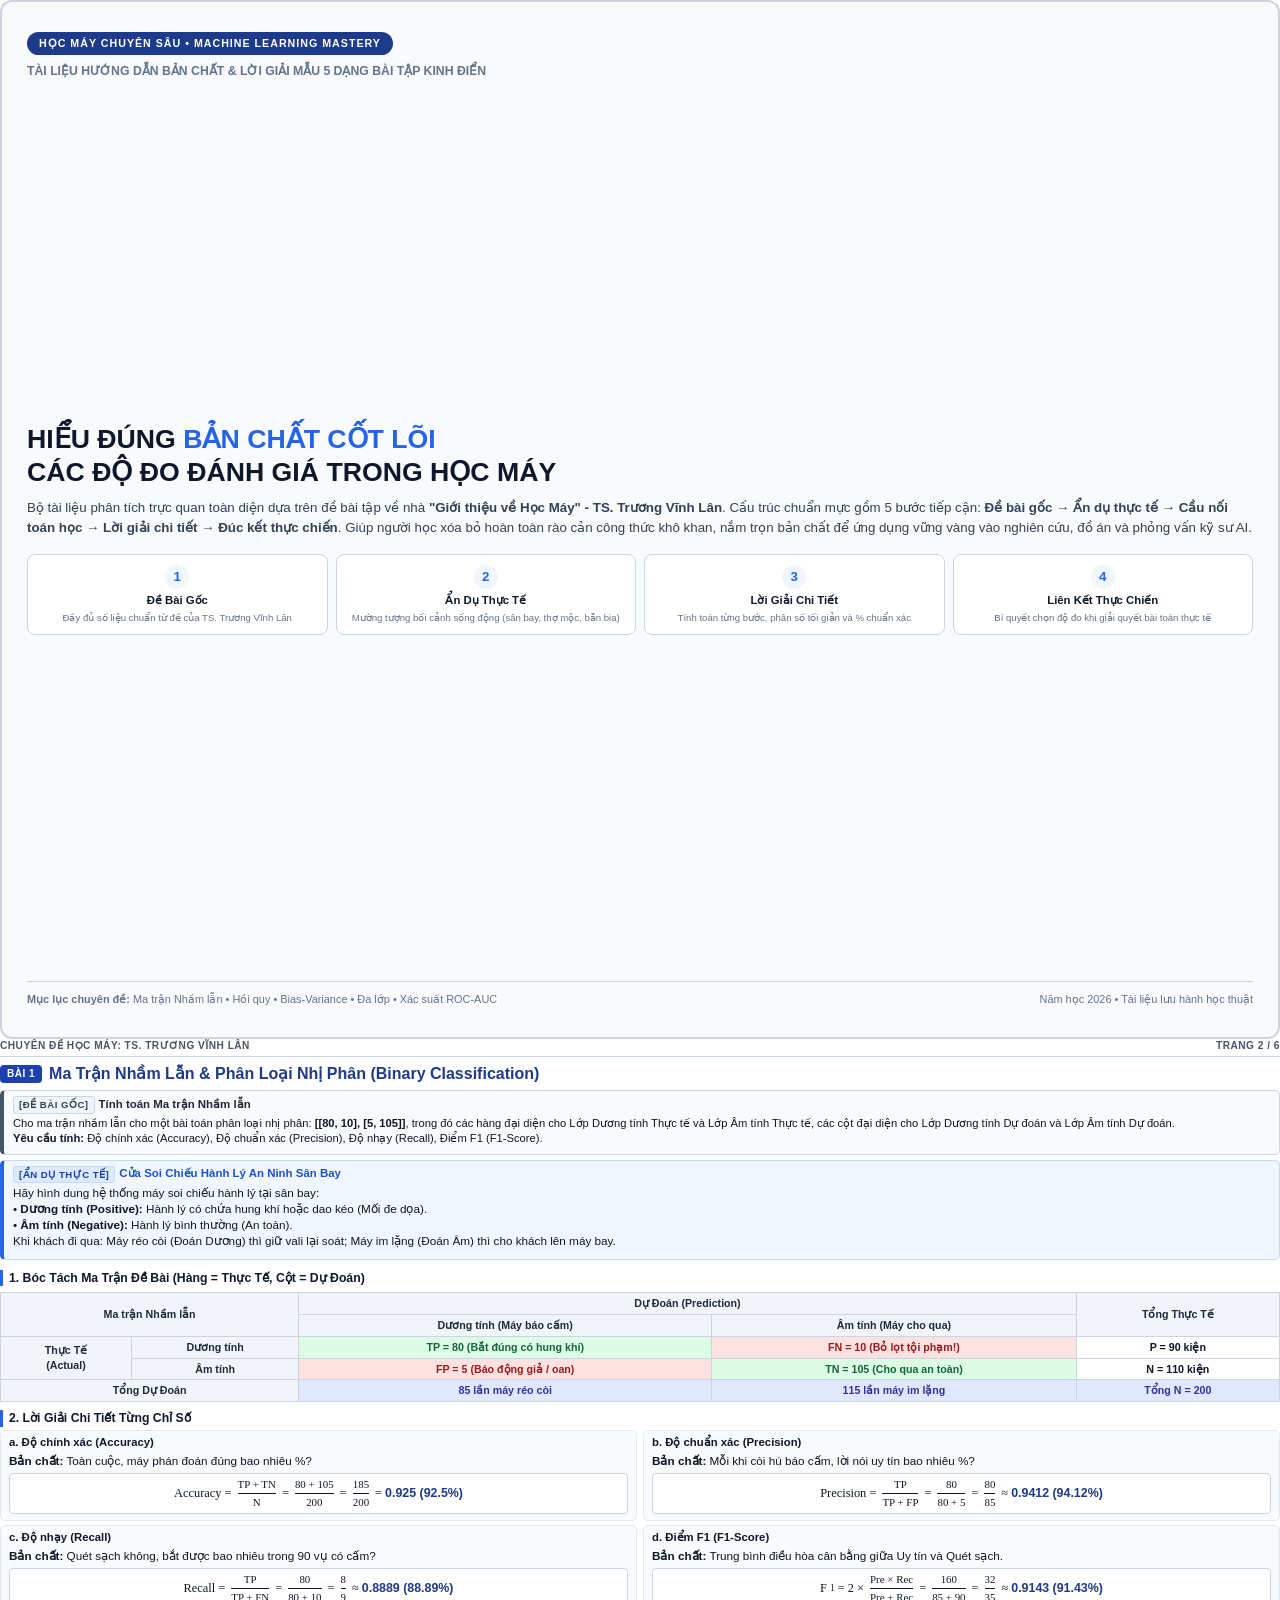
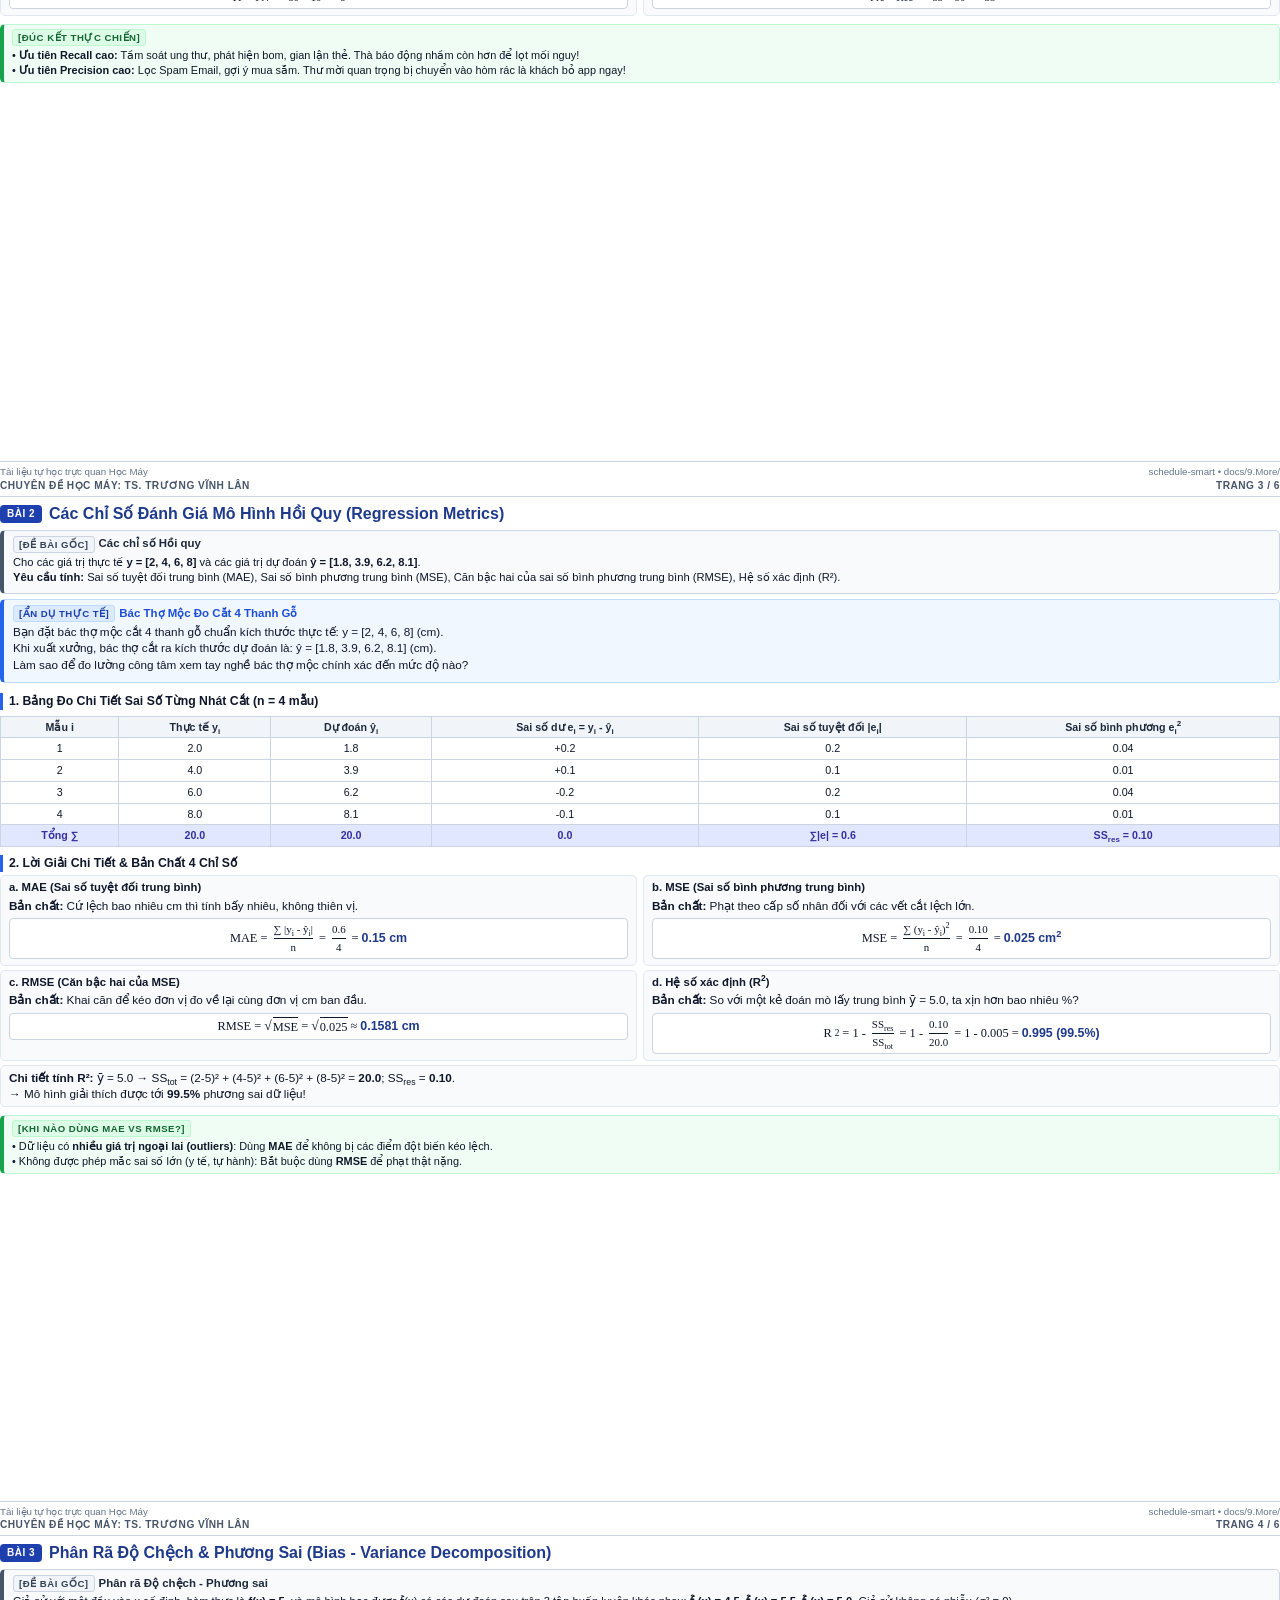
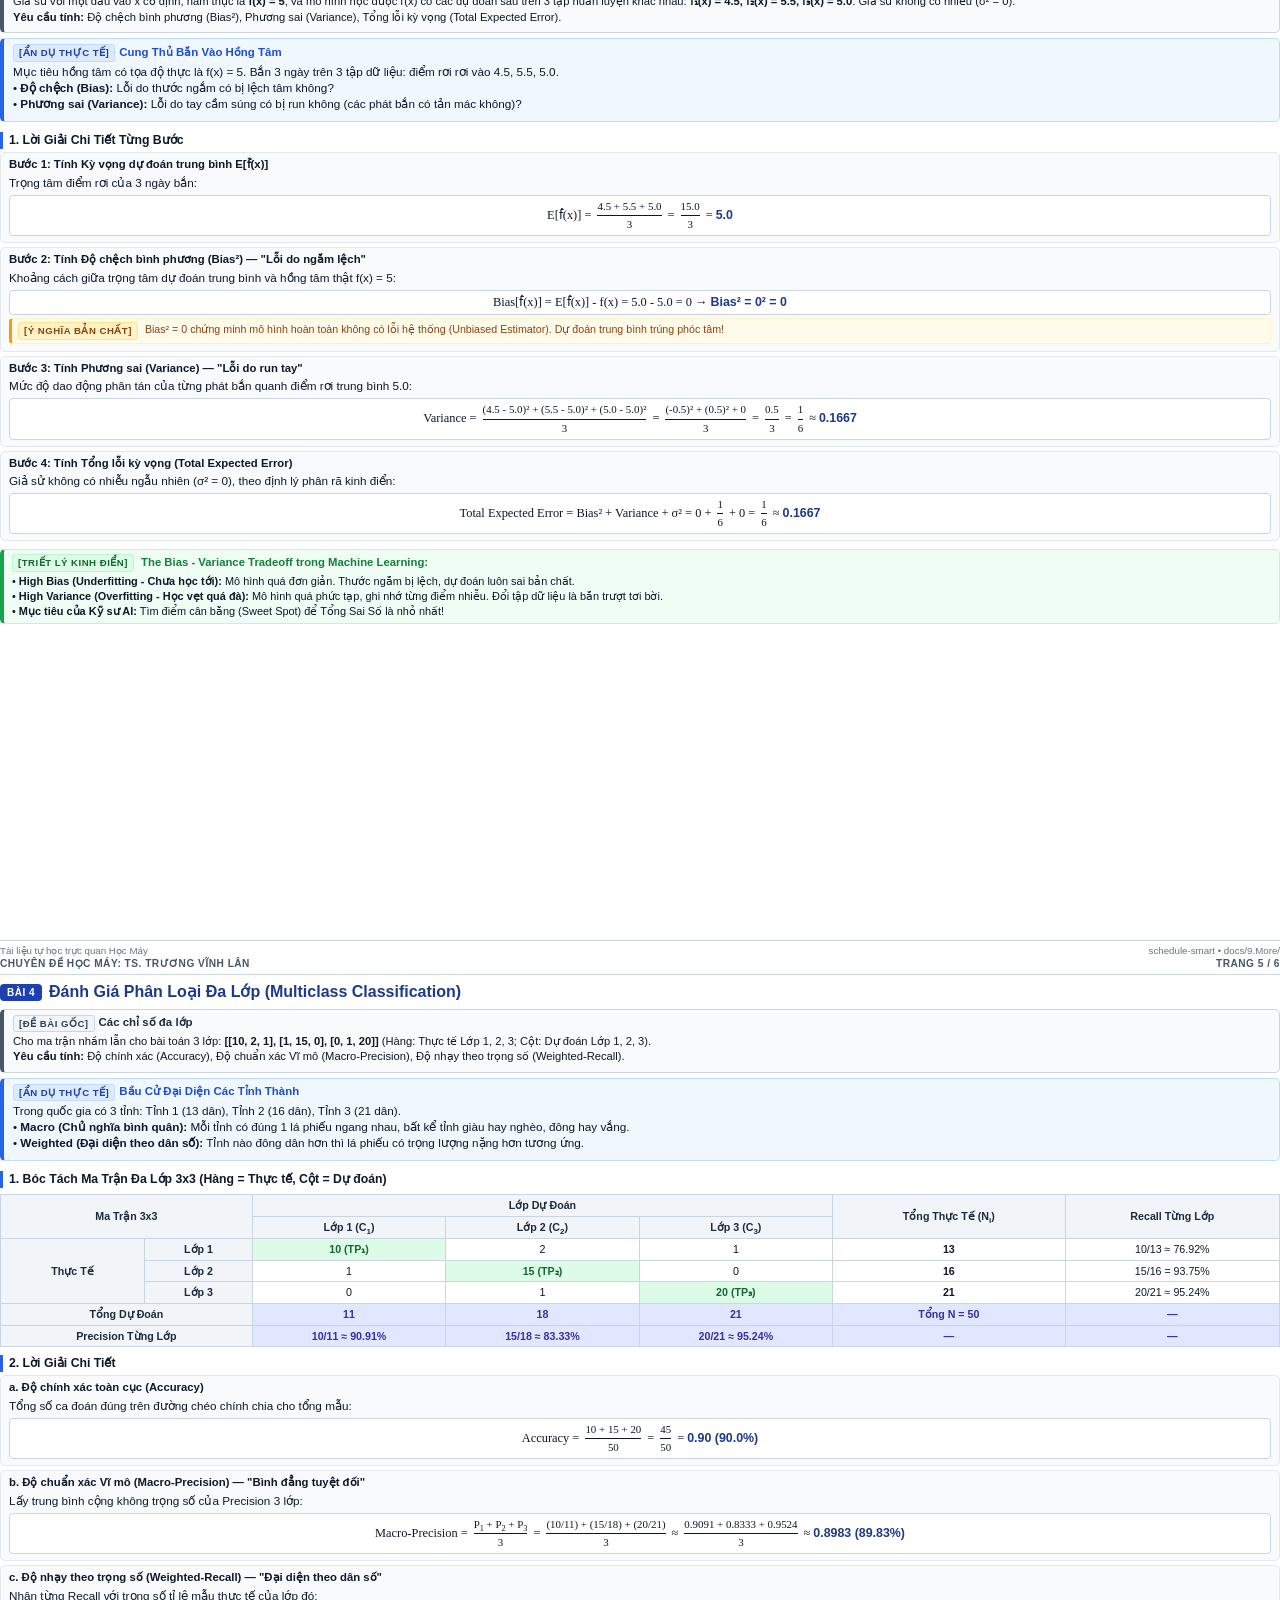
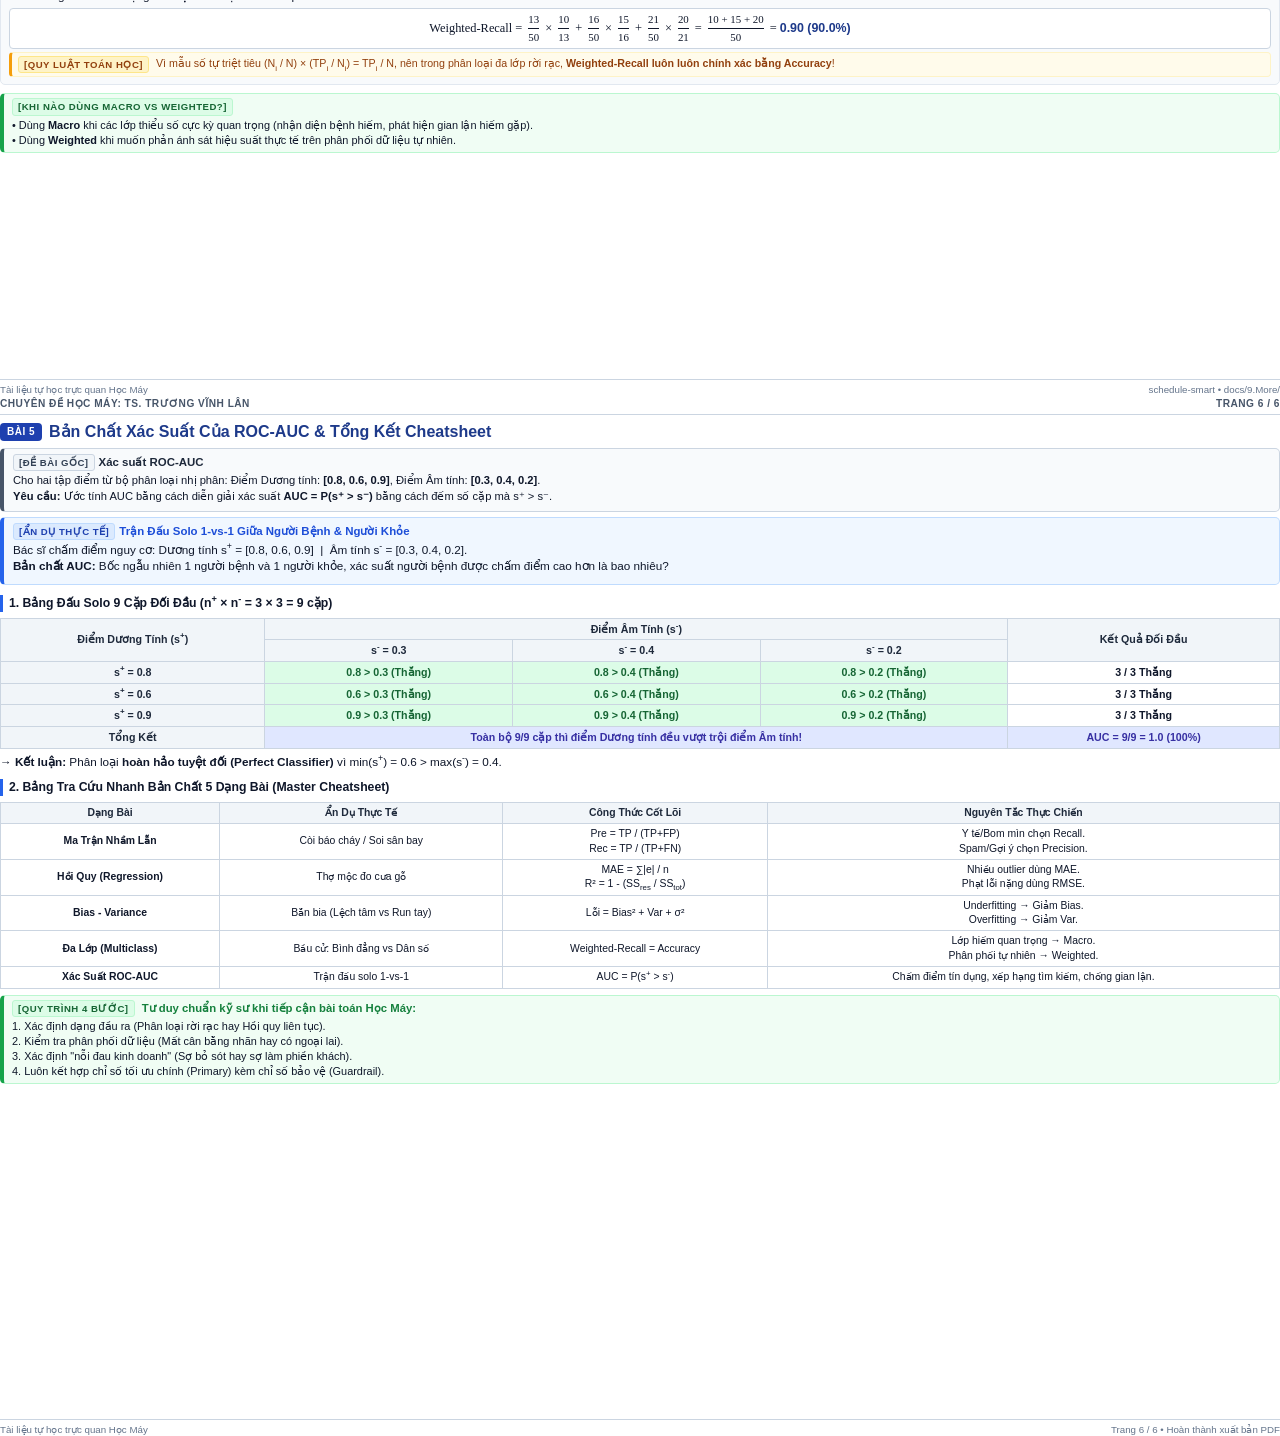
<file: docs/9.More/HocMay_BanChat_Va_LoiGiai.html>
<!DOCTYPE html>
<html lang="vi">
<head>
  <meta charset="UTF-8">
  <title>Bản Chất Học Máy & Lời Giải Mẫu 5 Dạng Bài Kinh Điển</title>
  <style>
    @page {
      size: A4 portrait;
      margin: 10mm 12mm 10mm 12mm;
    }

    * {
      box-sizing: border-box;
      -webkit-print-color-adjust: exact !important;
      print-color-adjust: exact !important;
    }

    body {
      font-family: -apple-system, BlinkMacSystemFont, "Segoe UI", Roboto, "Helvetica Neue", Arial, sans-serif;
      font-size: 8.8pt;
      line-height: 1.38;
      color: #0f172a;
      background-color: #ffffff;
      margin: 0;
      padding: 0;
    }

    /* Page Container */
    .a4-page {
      width: 100%;
      height: 275mm;
      max-height: 275mm;
      page-break-after: always;
      break-after: page;
      display: flex;
      flex-direction: column;
      justify-content: flex-start;
      position: relative;
      overflow: hidden;
    }

    .a4-page:last-child {
      page-break-after: avoid;
      break-after: avoid;
    }

    /* Header & Footer */
    .page-header {
      display: flex;
      justify-content: space-between;
      align-items: center;
      border-bottom: 1.5px solid #cbd5e1;
      padding-bottom: 3px;
      margin-bottom: 6px;
      font-size: 7.6pt;
      font-weight: 600;
      color: #475569;
      text-transform: uppercase;
      letter-spacing: 0.5px;
    }

    .page-footer {
      margin-top: auto;
      border-top: 1px solid #cbd5e1;
      padding-top: 3px;
      display: flex;
      justify-content: space-between;
      font-size: 7.3pt;
      color: #64748b;
    }

    /* Headings */
    h1.ch-title {
      font-size: 12pt;
      font-weight: 800;
      color: #1e3a8a;
      margin: 0 0 5px 0;
      display: flex;
      align-items: center;
      gap: 7px;
    }

    .ch-badge {
      background: #1e40af;
      color: #ffffff;
      font-size: 7.5pt;
      font-weight: 700;
      padding: 2px 7px;
      border-radius: 4px;
      letter-spacing: 0.5px;
    }

    h2.sec-title {
      font-size: 9.2pt;
      font-weight: 700;
      color: #0f172a;
      margin: 5px 0 3px 0;
      border-left: 3px solid #2563eb;
      padding-left: 6px;
    }

    p {
      margin: 0 0 4px 0;
      text-align: justify;
    }

    /* Tag Badges (100% Zero-Emoji) */
    .tag-badge {
      display: inline-block;
      font-size: 7.2pt;
      font-weight: 700;
      text-transform: uppercase;
      letter-spacing: 0.5px;
      padding: 1px 5px;
      border-radius: 3px;
      margin-right: 4px;
      vertical-align: middle;
    }
    .tag-slate { background: #f1f5f9; color: #334155; border: 1px solid #cbd5e1; }
    .tag-blue { background: #dbeafe; color: #1e40af; border: 1px solid #bfdbfe; }
    .tag-green { background: #dcfce7; color: #166534; border: 1px solid #bbf7d0; }
    .tag-amber { background: #fef3c7; color: #92400e; border: 1px solid #fde68a; }

    /* Problem Statement Box */
    .card-problem {
      background: #f8fafc;
      border: 1px solid #cbd5e1;
      border-left: 4px solid #475569;
      border-radius: 5px;
      padding: 5px 9px;
      margin-bottom: 5px;
      font-size: 8.4pt;
    }

    .card-problem-title {
      font-weight: 700;
      color: #1e293b;
      font-size: 8.6pt;
      margin-bottom: 2px;
      display: flex;
      align-items: center;
    }

    /* Metaphor Box */
    .card-meta {
      background: #f0f7ff;
      border: 1px solid #bfdbfe;
      border-left: 4px solid #2563eb;
      border-radius: 5px;
      padding: 5px 9px;
      margin-bottom: 5px;
    }

    .card-meta-title {
      font-weight: 700;
      color: #1d4ed8;
      font-size: 8.6pt;
      margin-bottom: 2px;
      display: flex;
      align-items: center;
    }

    /* Solution Box */
    .card-sol {
      background: #f8fafc;
      border: 1px solid #e2e8f0;
      border-radius: 5px;
      padding: 4px 8px;
      margin-bottom: 4px;
    }

    .card-sol-title {
      font-weight: 700;
      color: #0f172a;
      font-size: 8.5pt;
      margin-bottom: 2px;
    }

    /* Takeaway Box */
    .card-takeaway {
      background: #f0fdf4;
      border: 1px solid #bbf7d0;
      border-left: 4px solid #16a34a;
      border-radius: 5px;
      padding: 4px 8px;
      margin-top: 4px;
      font-size: 8.2pt;
    }

    .card-takeaway-title {
      font-weight: 700;
      color: #15803d;
      font-size: 8.5pt;
      margin-bottom: 2px;
    }

    .card-alert {
      background: #fffbeb;
      border: 1px solid #fef3c7;
      border-left: 3px solid #f59e0b;
      border-radius: 4px;
      padding: 3px 6px;
      margin: 3px 0;
      font-size: 8pt;
      color: #92400e;
    }

    /* Grid Layouts */
    .grid-2 {
      display: grid;
      grid-template-columns: 1fr 1fr;
      gap: 6px;
    }

    /* Native CSS Math Engine */
    .math-box {
      background: #ffffff;
      border: 1px solid #cbd5e1;
      border-radius: 4px;
      padding: 3px 6px;
      margin: 2px 0;
      text-align: center;
      font-family: "Cambria Math", "Times New Roman", serif;
      font-size: 9.3pt;
    }

    .m-line {
      display: inline-flex;
      align-items: center;
      justify-content: center;
      vertical-align: middle;
      gap: 3px;
    }

    .m-frac {
      display: inline-flex;
      flex-direction: column;
      vertical-align: middle;
      text-align: center;
      padding: 0 3px;
      font-size: 0.88em;
    }

    .m-num {
      border-bottom: 1.1px solid #0f172a;
      padding-bottom: 1px;
    }

    .m-den {
      padding-top: 1px;
    }

    .m-sqrt {
      display: inline-flex;
      align-items: center;
    }
    .m-sqrt-sym {
      font-size: 1.1em;
      margin-right: 1px;
    }
    .m-sqrt-body {
      border-top: 1.1px solid #0f172a;
      padding-top: 1px;
    }

    .m-sup {
      font-size: 0.75em;
      vertical-align: super;
      line-height: 0;
    }

    .m-sub {
      font-size: 0.75em;
      vertical-align: sub;
      line-height: 0;
    }

    .m-bold {
      font-family: -apple-system, BlinkMacSystemFont, "Segoe UI", sans-serif;
      font-weight: 700;
      color: #1e3a8a;
    }

    /* Tables */
    table.data-table {
      width: 100%;
      border-collapse: collapse;
      margin: 3px 0;
      font-size: 8pt;
      background: #ffffff;
    }

    table.data-table th, table.data-table td {
      border: 1px solid #cbd5e1;
      padding: 3px 5px;
      text-align: center;
    }

    table.data-table th {
      background: #f1f5f9;
      color: #1e293b;
      font-weight: 700;
    }

    .bg-green { background: #dcfce7; color: #166534; font-weight: 600; }
    .bg-red { background: #fee2e2; color: #991b1b; font-weight: 600; }
    .bg-blue { background: #e0e7ff; color: #3730a3; font-weight: 700; }

    /* Cover Page */
    .cover-box {
      border: 2px solid #cbd5e1;
      border-radius: 12px;
      height: 100%;
      padding: 30px 25px;
      display: flex;
      flex-direction: column;
      justify-content: space-between;
      background: #f8fafc;
    }

    .cover-badge {
      display: inline-block;
      background: #1e3a8a;
      color: #ffffff;
      font-size: 8pt;
      font-weight: 700;
      padding: 4px 12px;
      border-radius: 14px;
      letter-spacing: 1px;
      text-transform: uppercase;
      margin-bottom: 8px;
    }

    .cover-main-title {
      font-size: 20pt;
      font-weight: 800;
      color: #0f172a;
      line-height: 1.25;
      margin: 12px 0 8px 0;
    }

    .cover-main-title em {
      font-style: normal;
      color: #2563eb;
    }

    .cover-desc {
      font-size: 10pt;
      color: #334155;
      line-height: 1.55;
      margin-bottom: 15px;
    }

    .steps-flow {
      display: grid;
      grid-template-columns: 1fr 1fr 1fr 1fr;
      gap: 8px;
      margin: 15px 0;
    }

    .step-card {
      background: #ffffff;
      border: 1px solid #cbd5e1;
      border-radius: 8px;
      padding: 10px 8px;
      text-align: center;
    }

    .step-num {
      display: inline-block;
      background: #eff6ff;
      color: #2563eb;
      font-weight: 800;
      font-size: 10pt;
      border-radius: 50%;
      width: 24px;
      height: 24px;
      line-height: 24px;
      margin-bottom: 4px;
    }

    .step-title {
      font-weight: 700;
      font-size: 8.5pt;
      color: #0f172a;
      margin-bottom: 3px;
    }

    .step-sub {
      font-size: 7.2pt;
      color: #64748b;
      line-height: 1.25;
    }
  </style>
</head>
<body>

  <!-- ==================== TRANG 1: BÌA ==================== -->
  <div class="a4-page">
    <div class="cover-box">
      <div>
        <span class="cover-badge">Học Máy Chuyên Sâu • Machine Learning Mastery</span>
        <div style="font-size: 9.2pt; color: #64748b; font-weight: 600; text-transform: uppercase;">
          Tài Liệu Hướng Dẫn Bản Chất &amp; Lời Giải Mẫu 5 Dạng Bài Tập Kinh Điển
        </div>
      </div>

      <div style="margin: auto 0;">
        <div class="cover-main-title">
          HIỂU ĐÚNG <em>BẢN CHẤT CỐT LÕI</em><br>
          CÁC ĐỘ ĐO ĐÁNH GIÁ TRONG HỌC MÁY
        </div>
        <div class="cover-desc">
          Bộ tài liệu phân tích trực quan toàn diện dựa trên đề bài tập về nhà <strong>"Giới thiệu về Học Máy" - TS. Trương Vĩnh Lân</strong>.
          Cấu trúc chuẩn mực gồm 5 bước tiếp cận: <strong>Đề bài gốc &rarr; Ẩn dụ thực tế &rarr; Cầu nối toán học &rarr; Lời giải chi tiết &rarr; Đúc kết thực chiến</strong>.
          Giúp người học xóa bỏ hoàn toàn rào cản công thức khô khan, nắm trọn bản chất để ứng dụng vững vàng vào nghiên cứu, đồ án và phỏng vấn kỹ sư AI.
        </div>

        <div class="steps-flow">
          <div class="step-card">
            <div class="step-num">1</div>
            <div class="step-title">Đề Bài Gốc</div>
            <div class="step-sub">Đầy đủ số liệu chuẩn từ đề của TS. Trương Vĩnh Lân</div>
          </div>
          <div class="step-card">
            <div class="step-num">2</div>
            <div class="step-title">Ẩn Dụ Thực Tế</div>
            <div class="step-sub">Mường tượng bối cảnh sống động (sân bay, thợ mộc, bắn bia)</div>
          </div>
          <div class="step-card">
            <div class="step-num">3</div>
            <div class="step-title">Lời Giải Chi Tiết</div>
            <div class="step-sub">Tính toán từng bước, phân số tối giản và % chuẩn xác</div>
          </div>
          <div class="step-card">
            <div class="step-num">4</div>
            <div class="step-title">Liên Kết Thực Chiến</div>
            <div class="step-sub">Bí quyết chọn độ đo khi giải quyết bài toán thực tế</div>
          </div>
        </div>
      </div>

      <div style="border-top: 1px solid #cbd5e1; padding-top: 10px; display: flex; justify-content: space-between; font-size: 8.2pt; color: #64748b;">
        <div><strong>Mục lục chuyên đề:</strong> Ma trận Nhầm lẫn • Hồi quy • Bias-Variance • Đa lớp • Xác suất ROC-AUC</div>
        <div>Năm học 2026 • Tài liệu lưu hành học thuật</div>
      </div>
    </div>
  </div>

  <!-- ==================== TRANG 2: BÀI 1 ==================== -->
  <div class="a4-page">
    <div class="page-header">
      <span>Chuyên đề Học Máy: TS. Trương Vĩnh Lân</span>
      <span>Trang 2 / 6</span>
    </div>

    <h1 class="ch-title">
      <span class="ch-badge">BÀI 1</span> Ma Trận Nhầm Lẫn &amp; Phân Loại Nhị Phân (Binary Classification)
    </h1>

    <!-- ĐỀ BÀI GỐC -->
    <div class="card-problem">
      <div class="card-problem-title"><span class="tag-badge tag-slate">[Đề Bài Gốc]</span> Tính toán Ma trận Nhầm lẫn</div>
      <p style="margin-bottom: 2px;">
        Cho ma trận nhầm lẫn cho một bài toán phân loại nhị phân: 
        <strong>[[80, 10], [5, 105]]</strong>, trong đó các hàng đại diện cho Lớp Dương tính Thực tế và Lớp Âm tính Thực tế, các cột đại diện cho Lớp Dương tính Dự đoán và Lớp Âm tính Dự đoán.
        <br><strong>Yêu cầu tính:</strong> Độ chính xác (Accuracy), Độ chuẩn xác (Precision), Độ nhạy (Recall), Điểm F1 (F1-Score).
      </p>
    </div>

    <!-- ẨN DỤ THỰC TẾ -->
    <div class="card-meta">
      <div class="card-meta-title"><span class="tag-badge tag-blue">[Ẩn Dụ Thực Tế]</span> Cửa Soi Chiếu Hành Lý An Ninh Sân Bay</div>
      <p>
        Hãy hình dung hệ thống máy soi chiếu hành lý tại sân bay:
        <br>• <strong>Dương tính (Positive):</strong> Hành lý có chứa hung khí hoặc dao kéo (Mối đe dọa).
        <br>• <strong>Âm tính (Negative):</strong> Hành lý bình thường (An toàn).
        <br>Khi khách đi qua: Máy réo còi (Đoán Dương) thì giữ vali lại soát; Máy im lặng (Đoán Âm) thì cho khách lên máy bay.
      </p>
    </div>

    <h2 class="sec-title">1. Bóc Tách Ma Trận Đề Bài (Hàng = Thực Tế, Cột = Dự Đoán)</h2>
    <table class="data-table">
      <thead>
        <tr>
          <th colspan="2" rowspan="2">Ma trận Nhầm lẫn</th>
          <th colspan="2">Dự Đoán (Prediction)</th>
          <th rowspan="2">Tổng Thực Tế</th>
        </tr>
        <tr>
          <th>Dương tính (Máy báo cấm)</th>
          <th>Âm tính (Máy cho qua)</th>
        </tr>
      </thead>
      <tbody>
        <tr>
          <th rowspan="2">Thực Tế<br>(Actual)</th>
          <th>Dương tính</th>
          <td class="bg-green"><strong>TP = 80</strong> (Bắt đúng có hung khí)</td>
          <td class="bg-red"><strong>FN = 10</strong> (Bỏ lọt tội phạm!)</td>
          <td><strong>P = 90 kiện</strong></td>
        </tr>
        <tr>
          <th>Âm tính</th>
          <td class="bg-red"><strong>FP = 5</strong> (Báo động giả / oan)</td>
          <td class="bg-green"><strong>TN = 105</strong> (Cho qua an toàn)</td>
          <td><strong>N = 110 kiện</strong></td>
        </tr>
        <tr class="bg-blue">
          <th colspan="2">Tổng Dự Đoán</th>
          <td><strong>85 lần máy réo còi</strong></td>
          <td><strong>115 lần máy im lặng</strong></td>
          <td><strong>Tổng N = 200</strong></td>
        </tr>
      </tbody>
    </table>

    <h2 class="sec-title">2. Lời Giải Chi Tiết Từng Chỉ Số</h2>

    <div class="grid-2">
      <div class="card-sol">
        <div class="card-sol-title">a. Độ chính xác (Accuracy)</div>
        <p><strong>Bản chất:</strong> Toàn cuộc, máy phán đoán đúng bao nhiêu %?</p>
        <div class="math-box">
          <div class="m-line">
            Accuracy = 
            <span class="m-frac"><span class="m-num">TP + TN</span><span class="m-den">N</span></span>
            = <span class="m-frac"><span class="m-num">80 + 105</span><span class="m-den">200</span></span>
            = <span class="m-frac"><span class="m-num">185</span><span class="m-den">200</span></span>
            = <span class="m-bold">0.925 (92.5%)</span>
          </div>
        </div>
      </div>

      <div class="card-sol">
        <div class="card-sol-title">b. Độ chuẩn xác (Precision)</div>
        <p><strong>Bản chất:</strong> Mỗi khi còi hú báo cấm, lời nói uy tín bao nhiêu %?</p>
        <div class="math-box">
          <div class="m-line">
            Precision = 
            <span class="m-frac"><span class="m-num">TP</span><span class="m-den">TP + FP</span></span>
            = <span class="m-frac"><span class="m-num">80</span><span class="m-den">80 + 5</span></span>
            = <span class="m-frac"><span class="m-num">80</span><span class="m-den">85</span></span>
            &approx; <span class="m-bold">0.9412 (94.12%)</span>
          </div>
        </div>
      </div>
    </div>

    <div class="grid-2">
      <div class="card-sol">
        <div class="card-sol-title">c. Độ nhạy (Recall)</div>
        <p><strong>Bản chất:</strong> Quét sạch không, bắt được bao nhiêu trong 90 vụ có cấm?</p>
        <div class="math-box">
          <div class="m-line">
            Recall = 
            <span class="m-frac"><span class="m-num">TP</span><span class="m-den">TP + FN</span></span>
            = <span class="m-frac"><span class="m-num">80</span><span class="m-den">80 + 10</span></span>
            = <span class="m-frac"><span class="m-num">8</span><span class="m-den">9</span></span>
            &approx; <span class="m-bold">0.8889 (88.89%)</span>
          </div>
        </div>
      </div>

      <div class="card-sol">
        <div class="card-sol-title">d. Điểm F1 (F1-Score)</div>
        <p><strong>Bản chất:</strong> Trung bình điều hòa cân bằng giữa Uy tín và Quét sạch.</p>
        <div class="math-box">
          <div class="m-line">
            F<span class="m-sub">1</span> = 2 &times; 
            <span class="m-frac"><span class="m-num">Pre &times; Rec</span><span class="m-den">Pre + Rec</span></span>
            = <span class="m-frac"><span class="m-num">160</span><span class="m-den">85 + 90</span></span>
            = <span class="m-frac"><span class="m-num">32</span><span class="m-den">35</span></span>
            &approx; <span class="m-bold">0.9143 (91.43%)</span>
          </div>
        </div>
      </div>
    </div>

    <div class="card-takeaway">
      <div class="card-takeaway-title"><span class="tag-badge tag-green">[Đúc Kết Thực Chiến]</span></div>
      • <strong>Ưu tiên Recall cao:</strong> Tầm soát ung thư, phát hiện bom, gian lận thẻ. Thà báo động nhầm còn hơn để lọt mối nguy!
      <br>• <strong>Ưu tiên Precision cao:</strong> Lọc Spam Email, gợi ý mua sắm. Thư mời quan trọng bị chuyển vào hòm rác là khách bỏ app ngay!
    </div>

    <div class="page-footer">
      <span>Tài liệu tự học trực quan Học Máy</span>
      <span>schedule-smart • docs/9.More/</span>
    </div>
  </div>

  <!-- ==================== TRANG 3: BÀI 2 ==================== -->
  <div class="a4-page">
    <div class="page-header">
      <span>Chuyên đề Học Máy: TS. Trương Vĩnh Lân</span>
      <span>Trang 3 / 6</span>
    </div>

    <h1 class="ch-title">
      <span class="ch-badge">BÀI 2</span> Các Chỉ Số Đánh Giá Mô Hình Hồi Quy (Regression Metrics)
    </h1>

    <!-- ĐỀ BÀI GỐC -->
    <div class="card-problem">
      <div class="card-problem-title"><span class="tag-badge tag-slate">[Đề Bài Gốc]</span> Các chỉ số Hồi quy</div>
      <p style="margin-bottom: 2px;">
        Cho các giá trị thực tế <strong>y = [2, 4, 6, 8]</strong> và các giá trị dự đoán <strong>ŷ = [1.8, 3.9, 6.2, 8.1]</strong>.
        <br><strong>Yêu cầu tính:</strong> Sai số tuyệt đối trung bình (MAE), Sai số bình phương trung bình (MSE), Căn bậc hai của sai số bình phương trung bình (RMSE), Hệ số xác định (R²).
      </p>
    </div>

    <!-- ẨN DỤ THỰC TẾ -->
    <div class="card-meta">
      <div class="card-meta-title"><span class="tag-badge tag-blue">[Ẩn Dụ Thực Tế]</span> Bác Thợ Mộc Đo Cắt 4 Thanh Gỗ</div>
      <p>
        Bạn đặt bác thợ mộc cắt 4 thanh gỗ chuẩn kích thước thực tế: y = [2, 4, 6, 8] (cm).
        <br>Khi xuất xưởng, bác thợ cắt ra kích thước dự đoán là: ŷ = [1.8, 3.9, 6.2, 8.1] (cm).
        <br>Làm sao để đo lường công tâm xem tay nghề bác thợ mộc chính xác đến mức độ nào?
      </p>
    </div>

    <h2 class="sec-title">1. Bảng Đo Chi Tiết Sai Số Từng Nhát Cắt (n = 4 mẫu)</h2>
    <table class="data-table">
      <thead>
        <tr>
          <th>Mẫu i</th>
          <th>Thực tế y<span class="m-sub">i</span></th>
          <th>Dự đoán ŷ<span class="m-sub">i</span></th>
          <th>Sai số dư e<span class="m-sub">i</span> = y<span class="m-sub">i</span> - ŷ<span class="m-sub">i</span></th>
          <th>Sai số tuyệt đối |e<span class="m-sub">i</span>|</th>
          <th>Sai số bình phương e<span class="m-sub">i</span><span class="m-sup">2</span></th>
        </tr>
      </thead>
      <tbody>
        <tr><td>1</td><td>2.0</td><td>1.8</td><td>+0.2</td><td>0.2</td><td>0.04</td></tr>
        <tr><td>2</td><td>4.0</td><td>3.9</td><td>+0.1</td><td>0.1</td><td>0.01</td></tr>
        <tr><td>3</td><td>6.0</td><td>6.2</td><td>-0.2</td><td>0.2</td><td>0.04</td></tr>
        <tr><td>4</td><td>8.0</td><td>8.1</td><td>-0.1</td><td>0.1</td><td>0.01</td></tr>
        <tr class="bg-blue">
          <td><strong>Tổng &sum;</strong></td>
          <td><strong>20.0</strong></td>
          <td><strong>20.0</strong></td>
          <td><strong>0.0</strong></td>
          <td><strong>&sum;|e| = 0.6</strong></td>
          <td><strong>SS<span class="m-sub">res</span> = 0.10</strong></td>
        </tr>
      </tbody>
    </table>

    <h2 class="sec-title">2. Lời Giải Chi Tiết &amp; Bản Chất 4 Chỉ Số</h2>

    <div class="grid-2">
      <div class="card-sol">
        <div class="card-sol-title">a. MAE (Sai số tuyệt đối trung bình)</div>
        <p><strong>Bản chất:</strong> Cứ lệch bao nhiêu cm thì tính bấy nhiêu, không thiên vị.</p>
        <div class="math-box">
          <div class="m-line">
            MAE = 
            <span class="m-frac"><span class="m-num">&sum; |y<span class="m-sub">i</span> - ŷ<span class="m-sub">i</span>|</span><span class="m-den">n</span></span>
            = <span class="m-frac"><span class="m-num">0.6</span><span class="m-den">4</span></span>
            = <span class="m-bold">0.15 cm</span>
          </div>
        </div>
      </div>

      <div class="card-sol">
        <div class="card-sol-title">b. MSE (Sai số bình phương trung bình)</div>
        <p><strong>Bản chất:</strong> Phạt theo cấp số nhân đối với các vết cắt lệch lớn.</p>
        <div class="math-box">
          <div class="m-line">
            MSE = 
            <span class="m-frac"><span class="m-num">&sum; (y<span class="m-sub">i</span> - ŷ<span class="m-sub">i</span>)<span class="m-sup">2</span></span><span class="m-den">n</span></span>
            = <span class="m-frac"><span class="m-num">0.10</span><span class="m-den">4</span></span>
            = <span class="m-bold">0.025 cm<span class="m-sup">2</span></span>
          </div>
        </div>
      </div>
    </div>

    <div class="grid-2">
      <div class="card-sol">
        <div class="card-sol-title">c. RMSE (Căn bậc hai của MSE)</div>
        <p><strong>Bản chất:</strong> Khai căn để kéo đơn vị đo về lại cùng đơn vị cm ban đầu.</p>
        <div class="math-box">
          <div class="m-line">
            RMSE = <span class="m-sqrt"><span class="m-sqrt-sym">&radic;</span><span class="m-sqrt-body">MSE</span></span>
            = <span class="m-sqrt"><span class="m-sqrt-sym">&radic;</span><span class="m-sqrt-body">0.025</span></span>
            &approx; <span class="m-bold">0.1581 cm</span>
          </div>
        </div>
      </div>

      <div class="card-sol">
        <div class="card-sol-title">d. Hệ số xác định (R<span class="m-sup">2</span>)</div>
        <p><strong>Bản chất:</strong> So với một kẻ đoán mò lấy trung bình ȳ = 5.0, ta xịn hơn bao nhiêu %?</p>
        <div class="math-box">
          <div class="m-line">
            R<span class="m-sup">2</span> = 1 - 
            <span class="m-frac"><span class="m-num">SS<span class="m-sub">res</span></span><span class="m-den">SS<span class="m-sub">tot</span></span></span>
            = 1 - <span class="m-frac"><span class="m-num">0.10</span><span class="m-den">20.0</span></span>
            = 1 - 0.005
            = <span class="m-bold">0.995 (99.5%)</span>
          </div>
        </div>
      </div>
    </div>

    <div class="card-sol">
      <p style="margin: 0;">
        <strong>Chi tiết tính R²:</strong> ȳ = 5.0 &rarr; SS<span class="m-sub">tot</span> = (2-5)² + (4-5)² + (6-5)² + (8-5)² = <strong>20.0</strong>; SS<span class="m-sub">res</span> = <strong>0.10</strong>.
        <br>&rarr; Mô hình giải thích được tới <strong>99.5%</strong> phương sai dữ liệu!
      </p>
    </div>

    <div class="card-takeaway">
      <div class="card-takeaway-title"><span class="tag-badge tag-green">[Khi Nào Dùng MAE vs RMSE?]</span></div>
      • Dữ liệu có <strong>nhiều giá trị ngoại lai (outliers)</strong>: Dùng <strong>MAE</strong> để không bị các điểm đột biến kéo lệch.
      <br>• Không được phép mắc sai số lớn (y tế, tự hành): Bắt buộc dùng <strong>RMSE</strong> để phạt thật nặng.
    </div>

    <div class="page-footer">
      <span>Tài liệu tự học trực quan Học Máy</span>
      <span>schedule-smart • docs/9.More/</span>
    </div>
  </div>

  <!-- ==================== TRANG 4: BÀI 3 ==================== -->
  <div class="a4-page">
    <div class="page-header">
      <span>Chuyên đề Học Máy: TS. Trương Vĩnh Lân</span>
      <span>Trang 4 / 6</span>
    </div>

    <h1 class="ch-title">
      <span class="ch-badge">BÀI 3</span> Phân Rã Độ Chệch &amp; Phương Sai (Bias - Variance Decomposition)
    </h1>

    <!-- ĐỀ BÀI GỐC -->
    <div class="card-problem">
      <div class="card-problem-title"><span class="tag-badge tag-slate">[Đề Bài Gốc]</span> Phân rã Độ chệch - Phương sai</div>
      <p style="margin-bottom: 2px;">
        Giả sử với một đầu vào x cố định, hàm thực là <strong>f(x) = 5</strong>, và mô hình học được f&#770;(x) có các dự đoán sau trên 3 tập huấn luyện khác nhau:
        <strong>f&#770;₁(x) = 4.5, f&#770;₂(x) = 5.5, f&#770;₃(x) = 5.0</strong>. Giả sử không có nhiễu (&sigma;² = 0).
        <br><strong>Yêu cầu tính:</strong> Độ chệch bình phương (Bias²), Phương sai (Variance), Tổng lỗi kỳ vọng (Total Expected Error).
      </p>
    </div>

    <!-- ẨN DỤ THỰC TẾ -->
    <div class="card-meta">
      <div class="card-meta-title"><span class="tag-badge tag-blue">[Ẩn Dụ Thực Tế]</span> Cung Thủ Bắn Vào Hồng Tâm</div>
      <p>
        Mục tiêu hồng tâm có tọa độ thực là f(x) = 5. Bắn 3 ngày trên 3 tập dữ liệu: điểm rơi rơi vào 4.5, 5.5, 5.0.
        <br>• <strong>Độ chệch (Bias):</strong> Lỗi do thước ngắm có bị lệch tâm không?
        <br>• <strong>Phương sai (Variance):</strong> Lỗi do tay cầm súng có bị run không (các phát bắn có tản mác không)?
      </p>
    </div>

    <h2 class="sec-title">1. Lời Giải Chi Tiết Từng Bước</h2>

    <div class="card-sol">
      <div class="card-sol-title">Bước 1: Tính Kỳ vọng dự đoán trung bình E[f&#770;(x)]</div>
      <p>Trọng tâm điểm rơi của 3 ngày bắn:</p>
      <div class="math-box">
        <div class="m-line">
          E[f&#770;(x)] = 
          <span class="m-frac"><span class="m-num">4.5 + 5.5 + 5.0</span><span class="m-den">3</span></span>
          = <span class="m-frac"><span class="m-num">15.0</span><span class="m-den">3</span></span>
          = <span class="m-bold">5.0</span>
        </div>
      </div>
    </div>

    <div class="card-sol">
      <div class="card-sol-title">Bước 2: Tính Độ chệch bình phương (Bias²) — "Lỗi do ngắm lệch"</div>
      <p>Khoảng cách giữa trọng tâm dự đoán trung bình và hồng tâm thật f(x) = 5:</p>
      <div class="math-box">
        <div class="m-line">
          Bias[f&#770;(x)] = E[f&#770;(x)] - f(x) = 5.0 - 5.0 = 0 &rarr; 
          <span class="m-bold">Bias² = 0² = 0</span>
        </div>
      </div>
      <div class="card-alert">
        <span class="tag-badge tag-amber">[Ý Nghĩa Bản Chất]</span> Bias² = 0 chứng minh mô hình hoàn toàn không có lỗi hệ thống (Unbiased Estimator). Dự đoán trung bình trúng phóc tâm!
      </div>
    </div>

    <div class="card-sol">
      <div class="card-sol-title">Bước 3: Tính Phương sai (Variance) — "Lỗi do run tay"</div>
      <p>Mức độ dao động phân tán của từng phát bắn quanh điểm rơi trung bình 5.0:</p>
      <div class="math-box">
        <div class="m-line">
          Variance = 
          <span class="m-frac"><span class="m-num">(4.5 - 5.0)² + (5.5 - 5.0)² + (5.0 - 5.0)²</span><span class="m-den">3</span></span>
          = <span class="m-frac"><span class="m-num">(-0.5)² + (0.5)² + 0</span><span class="m-den">3</span></span>
          = <span class="m-frac"><span class="m-num">0.5</span><span class="m-den">3</span></span>
          = <span class="m-frac"><span class="m-num">1</span><span class="m-den">6</span></span>
          &approx; <span class="m-bold">0.1667</span>
        </div>
      </div>
    </div>

    <div class="card-sol">
      <div class="card-sol-title">Bước 4: Tính Tổng lỗi kỳ vọng (Total Expected Error)</div>
      <p>Giả sử không có nhiễu ngẫu nhiên (&sigma;² = 0), theo định lý phân rã kinh điển:</p>
      <div class="math-box">
        <div class="m-line">
          Total Expected Error = Bias² + Variance + &sigma;² = 0 + 
          <span class="m-frac"><span class="m-num">1</span><span class="m-den">6</span></span>
          + 0 = <span class="m-frac"><span class="m-num">1</span><span class="m-den">6</span></span>
          &approx; <span class="m-bold">0.1667</span>
        </div>
      </div>
    </div>

    <div class="card-takeaway">
      <div class="card-takeaway-title"><span class="tag-badge tag-green">[Triết Lý Kinh Điển]</span> The Bias - Variance Tradeoff trong Machine Learning:</div>
      • <strong>High Bias (Underfitting - Chưa học tới):</strong> Mô hình quá đơn giản. Thước ngắm bị lệch, dự đoán luôn sai bản chất.
      <br>• <strong>High Variance (Overfitting - Học vẹt quá đà):</strong> Mô hình quá phức tạp, ghi nhớ từng điểm nhiễu. Đổi tập dữ liệu là bắn trượt tơi bời.
      <br>• <strong>Mục tiêu của Kỹ sư AI:</strong> Tìm điểm cân bằng (Sweet Spot) để Tổng Sai Số là nhỏ nhất!
    </div>

    <div class="page-footer">
      <span>Tài liệu tự học trực quan Học Máy</span>
      <span>schedule-smart • docs/9.More/</span>
    </div>
  </div>

  <!-- ==================== TRANG 5: BÀI 4 ==================== -->
  <div class="a4-page">
    <div class="page-header">
      <span>Chuyên đề Học Máy: TS. Trương Vĩnh Lân</span>
      <span>Trang 5 / 6</span>
    </div>

    <h1 class="ch-title">
      <span class="ch-badge">BÀI 4</span> Đánh Giá Phân Loại Đa Lớp (Multiclass Classification)
    </h1>

    <!-- ĐỀ BÀI GỐC -->
    <div class="card-problem">
      <div class="card-problem-title"><span class="tag-badge tag-slate">[Đề Bài Gốc]</span> Các chỉ số đa lớp</div>
      <p style="margin-bottom: 2px;">
        Cho ma trận nhầm lẫn cho bài toán 3 lớp:
        <strong>[[10, 2, 1], [1, 15, 0], [0, 1, 20]]</strong> (Hàng: Thực tế Lớp 1, 2, 3; Cột: Dự đoán Lớp 1, 2, 3).
        <br><strong>Yêu cầu tính:</strong> Độ chính xác (Accuracy), Độ chuẩn xác Vĩ mô (Macro-Precision), Độ nhạy theo trọng số (Weighted-Recall).
      </p>
    </div>

    <!-- ẨN DỤ THỰC TẾ -->
    <div class="card-meta">
      <div class="card-meta-title"><span class="tag-badge tag-blue">[Ẩn Dụ Thực Tế]</span> Bầu Cử Đại Diện Các Tỉnh Thành</div>
      <p>
        Trong quốc gia có 3 tỉnh: Tỉnh 1 (13 dân), Tỉnh 2 (16 dân), Tỉnh 3 (21 dân).
        <br>• <strong>Macro (Chủ nghĩa bình quân):</strong> Mỗi tỉnh có đúng 1 lá phiếu ngang nhau, bất kể tỉnh giàu hay nghèo, đông hay vắng.
        <br>• <strong>Weighted (Đại diện theo dân số):</strong> Tỉnh nào đông dân hơn thì lá phiếu có trọng lượng nặng hơn tương ứng.
      </p>
    </div>

    <h2 class="sec-title">1. Bóc Tách Ma Trận Đa Lớp 3x3 (Hàng = Thực tế, Cột = Dự đoán)</h2>
    <table class="data-table">
      <thead>
        <tr>
          <th colspan="2" rowspan="2">Ma Trận 3x3</th>
          <th colspan="3">Lớp Dự Đoán</th>
          <th rowspan="2">Tổng Thực Tế (N<span class="m-sub">i</span>)</th>
          <th rowspan="2">Recall Từng Lớp</th>
        </tr>
        <tr>
          <th>Lớp 1 (C<span class="m-sub">1</span>)</th>
          <th>Lớp 2 (C<span class="m-sub">2</span>)</th>
          <th>Lớp 3 (C<span class="m-sub">3</span>)</th>
        </tr>
      </thead>
      <tbody>
        <tr>
          <th rowspan="3">Thực Tế</th>
          <th>Lớp 1</th>
          <td class="bg-green"><strong>10</strong> (TP₁)</td>
          <td>2</td>
          <td>1</td>
          <td><strong>13</strong></td>
          <td>10/13 &approx; 76.92%</td>
        </tr>
        <tr>
          <th>Lớp 2</th>
          <td>1</td>
          <td class="bg-green"><strong>15</strong> (TP₂)</td>
          <td>0</td>
          <td><strong>16</strong></td>
          <td>15/16 = 93.75%</td>
        </tr>
        <tr>
          <th>Lớp 3</th>
          <td>0</td>
          <td>1</td>
          <td class="bg-green"><strong>20</strong> (TP₃)</td>
          <td><strong>21</strong></td>
          <td>20/21 &approx; 95.24%</td>
        </tr>
        <tr class="bg-blue">
          <th colspan="2">Tổng Dự Đoán</th>
          <td><strong>11</strong></td>
          <td><strong>18</strong></td>
          <td><strong>21</strong></td>
          <td><strong>Tổng N = 50</strong></td>
          <td>—</td>
        </tr>
        <tr class="bg-blue">
          <th colspan="2">Precision Từng Lớp</th>
          <td>10/11 &approx; 90.91%</td>
          <td>15/18 &approx; 83.33%</td>
          <td>20/21 &approx; 95.24%</td>
          <td>—</td>
          <td>—</td>
        </tr>
      </tbody>
    </table>

    <h2 class="sec-title">2. Lời Giải Chi Tiết</h2>

    <div class="card-sol">
      <div class="card-sol-title">a. Độ chính xác toàn cục (Accuracy)</div>
      <p>Tổng số ca đoán đúng trên đường chéo chính chia cho tổng mẫu:</p>
      <div class="math-box">
        <div class="m-line">
          Accuracy = 
          <span class="m-frac"><span class="m-num">10 + 15 + 20</span><span class="m-den">50</span></span>
          = <span class="m-frac"><span class="m-num">45</span><span class="m-den">50</span></span>
          = <span class="m-bold">0.90 (90.0%)</span>
        </div>
      </div>
    </div>

    <div class="card-sol">
      <div class="card-sol-title">b. Độ chuẩn xác Vĩ mô (Macro-Precision) — "Bình đẳng tuyệt đối"</div>
      <p>Lấy trung bình cộng không trọng số của Precision 3 lớp:</p>
      <div class="math-box">
        <div class="m-line">
          Macro-Precision = 
          <span class="m-frac"><span class="m-num">P<span class="m-sub">1</span> + P<span class="m-sub">2</span> + P<span class="m-sub">3</span></span><span class="m-den">3</span></span>
          = <span class="m-frac"><span class="m-num">(10/11) + (15/18) + (20/21)</span><span class="m-den">3</span></span>
          &approx; <span class="m-frac"><span class="m-num">0.9091 + 0.8333 + 0.9524</span><span class="m-den">3</span></span>
          &approx; <span class="m-bold">0.8983 (89.83%)</span>
        </div>
      </div>
    </div>

    <div class="card-sol">
      <div class="card-sol-title">c. Độ nhạy theo trọng số (Weighted-Recall) — "Đại diện theo dân số"</div>
      <p>Nhân từng Recall với trọng số tỉ lệ mẫu thực tế của lớp đó:</p>
      <div class="math-box">
        <div class="m-line">
          Weighted-Recall = 
          <span class="m-frac"><span class="m-num">13</span><span class="m-den">50</span></span>&times;<span class="m-frac"><span class="m-num">10</span><span class="m-den">13</span></span>
          + <span class="m-frac"><span class="m-num">16</span><span class="m-den">50</span></span>&times;<span class="m-frac"><span class="m-num">15</span><span class="m-den">16</span></span>
          + <span class="m-frac"><span class="m-num">21</span><span class="m-den">50</span></span>&times;<span class="m-frac"><span class="m-num">20</span><span class="m-den">21</span></span>
          = <span class="m-frac"><span class="m-num">10 + 15 + 20</span><span class="m-den">50</span></span>
          = <span class="m-bold">0.90 (90.0%)</span>
        </div>
      </div>
      <div class="card-alert">
        <span class="tag-badge tag-amber">[Quy Luật Toán Học]</span> Vì mẫu số tự triệt tiêu (N<span class="m-sub">i</span> / N) &times; (TP<span class="m-sub">i</span> / N<span class="m-sub">i</span>) = TP<span class="m-sub">i</span> / N, nên trong phân loại đa lớp rời rạc, <strong>Weighted-Recall luôn luôn chính xác bằng Accuracy</strong>!
      </div>
    </div>

    <div class="card-takeaway">
      <div class="card-takeaway-title"><span class="tag-badge tag-green">[Khi Nào Dùng Macro vs Weighted?]</span></div>
      • Dùng <strong>Macro</strong> khi các lớp thiểu số cực kỳ quan trọng (nhận diện bệnh hiếm, phát hiện gian lận hiếm gặp).
      <br>• Dùng <strong>Weighted</strong> khi muốn phản ánh sát hiệu suất thực tế trên phân phối dữ liệu tự nhiên.
    </div>

    <div class="page-footer">
      <span>Tài liệu tự học trực quan Học Máy</span>
      <span>schedule-smart • docs/9.More/</span>
    </div>
  </div>

  <!-- ==================== TRANG 6: BÀI 5 & TỔNG KẾT ==================== -->
  <div class="a4-page">
    <div class="page-header">
      <span>Chuyên đề Học Máy: TS. Trương Vĩnh Lân</span>
      <span>Trang 6 / 6</span>
    </div>

    <h1 class="ch-title">
      <span class="ch-badge">BÀI 5</span> Bản Chất Xác Suất Của ROC-AUC &amp; Tổng Kết Cheatsheet
    </h1>

    <!-- ĐỀ BÀI GỐC -->
    <div class="card-problem">
      <div class="card-problem-title"><span class="tag-badge tag-slate">[Đề Bài Gốc]</span> Xác suất ROC-AUC</div>
      <p style="margin-bottom: 2px;">
        Cho hai tập điểm từ bộ phân loại nhị phân: Điểm Dương tính: <strong>[0.8, 0.6, 0.9]</strong>, Điểm Âm tính: <strong>[0.3, 0.4, 0.2]</strong>.
        <br><strong>Yêu cầu:</strong> Ước tính AUC bằng cách diễn giải xác suất <strong>AUC = P(s⁺ &gt; s⁻)</strong> bằng cách đếm số cặp mà s⁺ &gt; s⁻.
      </p>
    </div>

    <!-- ẨN DỤ THỰC TẾ -->
    <div class="card-meta">
      <div class="card-meta-title"><span class="tag-badge tag-blue">[Ẩn Dụ Thực Tế]</span> Trận Đấu Solo 1-vs-1 Giữa Người Bệnh &amp; Người Khỏe</div>
      <p>
        Bác sĩ chấm điểm nguy cơ: Dương tính s<span class="m-sup">+</span> = [0.8, 0.6, 0.9] &nbsp;|&nbsp; Âm tính s<span class="m-sup">-</span> = [0.3, 0.4, 0.2].
        <br><strong>Bản chất AUC:</strong> Bốc ngẫu nhiên 1 người bệnh và 1 người khỏe, xác suất người bệnh được chấm điểm cao hơn là bao nhiêu?
      </p>
    </div>

    <h2 class="sec-title">1. Bảng Đấu Solo 9 Cặp Đối Đầu (n<span class="m-sup">+</span> &times; n<span class="m-sup">-</span> = 3 &times; 3 = 9 cặp)</h2>
    <table class="data-table">
      <thead>
        <tr>
          <th rowspan="2">Điểm Dương Tính (s<span class="m-sup">+</span>)</th>
          <th colspan="3">Điểm Âm Tính (s<span class="m-sup">-</span>)</th>
          <th rowspan="2">Kết Quả Đối Đầu</th>
        </tr>
        <tr>
          <th>s<span class="m-sup">-</span> = 0.3</th>
          <th>s<span class="m-sup">-</span> = 0.4</th>
          <th>s<span class="m-sup">-</span> = 0.2</th>
        </tr>
      </thead>
      <tbody>
        <tr>
          <th>s<span class="m-sup">+</span> = 0.8</th>
          <td class="bg-green">0.8 > 0.3 (Thắng)</td>
          <td class="bg-green">0.8 > 0.4 (Thắng)</td>
          <td class="bg-green">0.8 > 0.2 (Thắng)</td>
          <td><strong>3 / 3 Thắng</strong></td>
        </tr>
        <tr>
          <th>s<span class="m-sup">+</span> = 0.6</th>
          <td class="bg-green">0.6 > 0.3 (Thắng)</td>
          <td class="bg-green">0.6 > 0.4 (Thắng)</td>
          <td class="bg-green">0.6 > 0.2 (Thắng)</td>
          <td><strong>3 / 3 Thắng</strong></td>
        </tr>
        <tr>
          <th>s<span class="m-sup">+</span> = 0.9</th>
          <td class="bg-green">0.9 > 0.3 (Thắng)</td>
          <td class="bg-green">0.9 > 0.4 (Thắng)</td>
          <td class="bg-green">0.9 > 0.2 (Thắng)</td>
          <td><strong>3 / 3 Thắng</strong></td>
        </tr>
        <tr class="bg-blue">
          <th>Tổng Kết</th>
          <td colspan="3">Toàn bộ 9/9 cặp thì điểm Dương tính đều vượt trội điểm Âm tính!</td>
          <td><strong>AUC = 9/9 = 1.0 (100%)</strong></td>
        </tr>
      </tbody>
    </table>

    <p style="margin-top: 2px;">
      &rarr; <strong>Kết luận:</strong> Phân loại <strong>hoàn hảo tuyệt đối (Perfect Classifier)</strong> vì min(s<span class="m-sup">+</span>) = 0.6 &gt; max(s<span class="m-sup">-</span>) = 0.4.
    </p>

    <h2 class="sec-title">2. Bảng Tra Cứu Nhanh Bản Chất 5 Dạng Bài (Master Cheatsheet)</h2>
    <table class="data-table" style="font-size: 7.8pt;">
      <thead>
        <tr>
          <th>Dạng Bài</th>
          <th>Ẩn Dụ Thực Tế</th>
          <th>Công Thức Cốt Lõi</th>
          <th>Nguyên Tắc Thực Chiến</th>
        </tr>
      </thead>
      <tbody>
        <tr>
          <td><strong>Ma Trận Nhầm Lẫn</strong></td>
          <td>Còi báo cháy / Soi sân bay</td>
          <td>Pre = TP / (TP+FP)<br>Rec = TP / (TP+FN)</td>
          <td>Y tế/Bom mìn chọn Recall.<br>Spam/Gợi ý chọn Precision.</td>
        </tr>
        <tr>
          <td><strong>Hồi Quy (Regression)</strong></td>
          <td>Thợ mộc đo cưa gỗ</td>
          <td>MAE = &sum;|e| / n<br>R² = 1 - (SS<span class="m-sub">res</span> / SS<span class="m-sub">tot</span>)</td>
          <td>Nhiều outlier dùng MAE.<br>Phạt lỗi nặng dùng RMSE.</td>
        </tr>
        <tr>
          <td><strong>Bias - Variance</strong></td>
          <td>Bắn bia (Lệch tâm vs Run tay)</td>
          <td>Lỗi = Bias² + Var + &sigma;²</td>
          <td>Underfitting &rarr; Giảm Bias.<br>Overfitting &rarr; Giảm Var.</td>
        </tr>
        <tr>
          <td><strong>Đa Lớp (Multiclass)</strong></td>
          <td>Bầu cử: Bình đẳng vs Dân số</td>
          <td>Weighted-Recall = Accuracy</td>
          <td>Lớp hiếm quan trọng &rarr; Macro.<br>Phân phối tự nhiên &rarr; Weighted.</td>
        </tr>
        <tr>
          <td><strong>Xác Suất ROC-AUC</strong></td>
          <td>Trận đấu solo 1-vs-1</td>
          <td>AUC = P(s<span class="m-sup">+</span> > s<span class="m-sup">-</span>)</td>
          <td>Chấm điểm tín dụng, xếp hạng tìm kiếm, chống gian lận.</td>
        </tr>
      </tbody>
    </table>

    <div class="card-takeaway" style="margin-top: 3px;">
      <div class="card-takeaway-title"><span class="tag-badge tag-green">[Quy Trình 4 Bước]</span> Tư duy chuẩn kỹ sư khi tiếp cận bài toán Học Máy:</div>
      1. Xác định dạng đầu ra (Phân loại rời rạc hay Hồi quy liên tục).
      <br>2. Kiểm tra phân phối dữ liệu (Mất cân bằng nhãn hay có ngoại lai).
      <br>3. Xác định "nỗi đau kinh doanh" (Sợ bỏ sót hay sợ làm phiền khách).
      <br>4. Luôn kết hợp chỉ số tối ưu chính (Primary) kèm chỉ số bảo vệ (Guardrail).
    </div>

    <div class="page-footer">
      <span>Tài liệu tự học trực quan Học Máy</span>
      <span>Trang 6 / 6 • Hoàn thành xuất bản PDF</span>
    </div>
  </div>

</body>
</html>
</file>
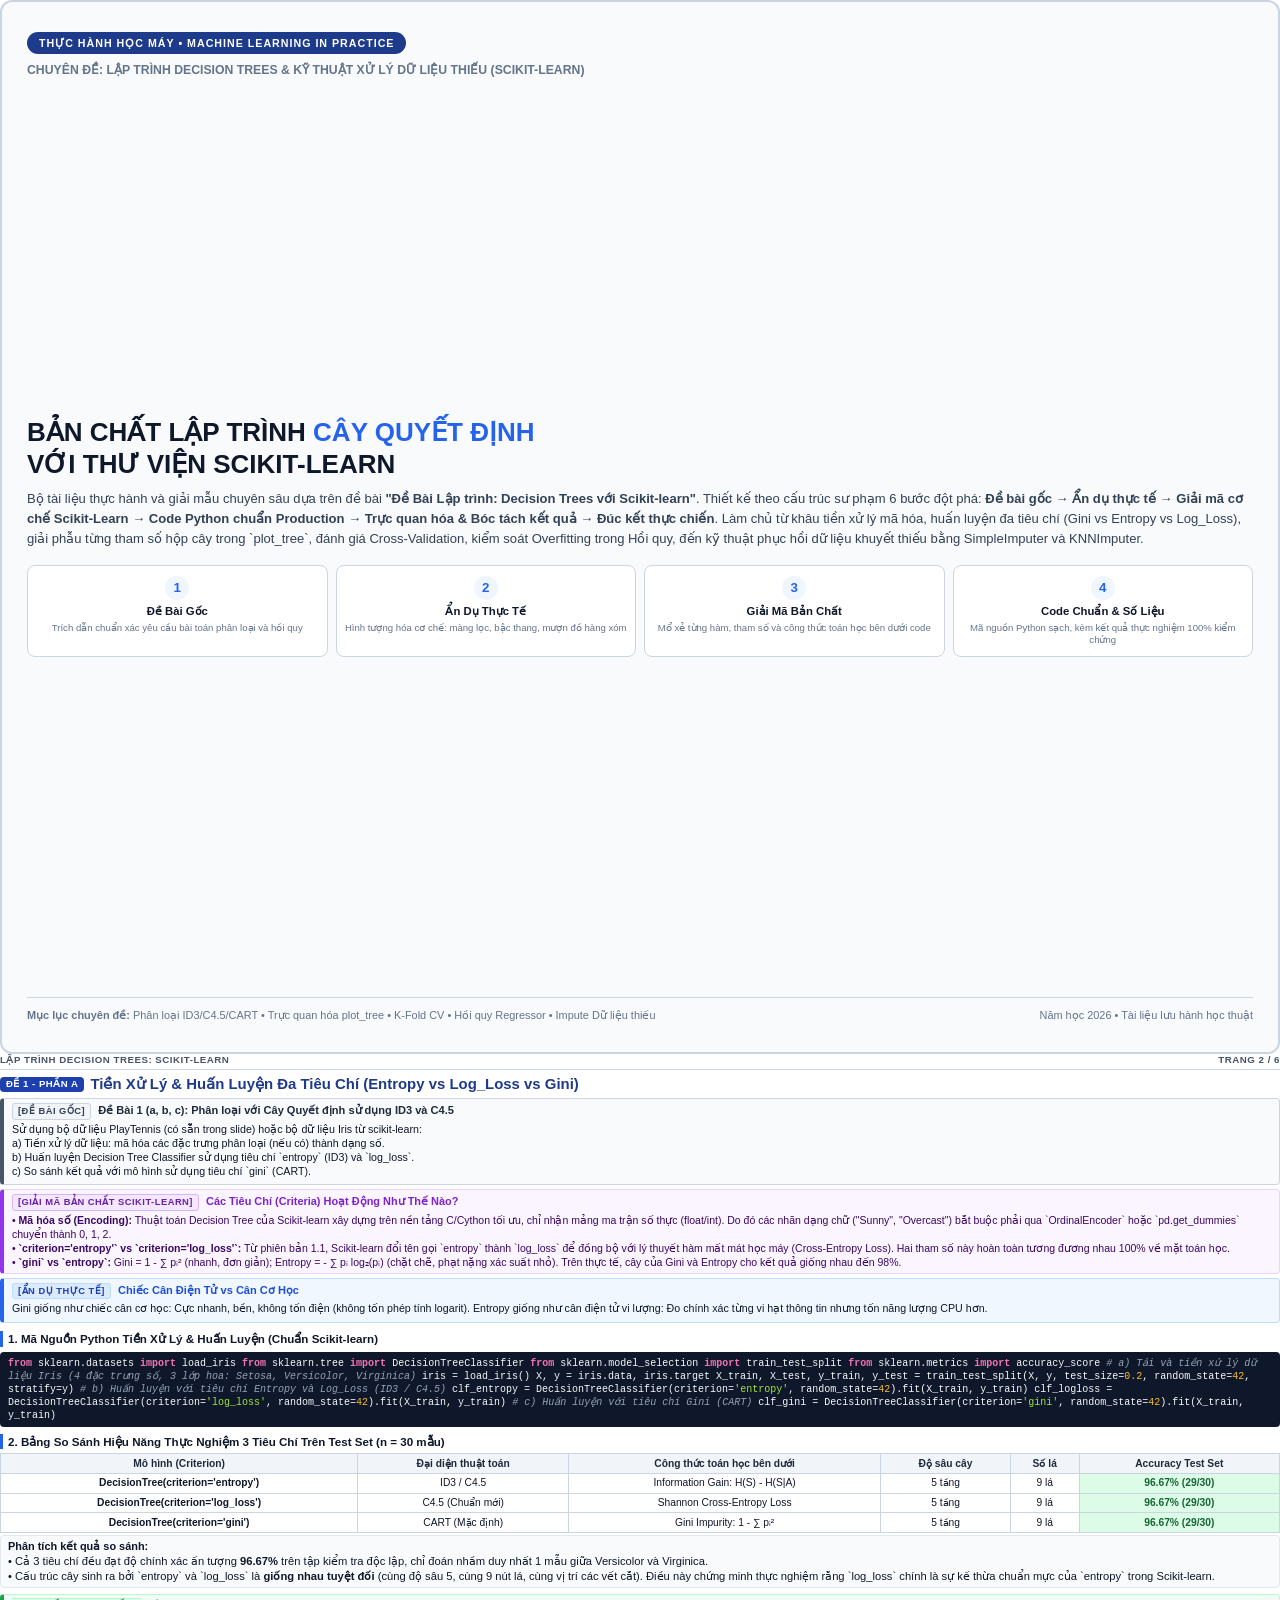
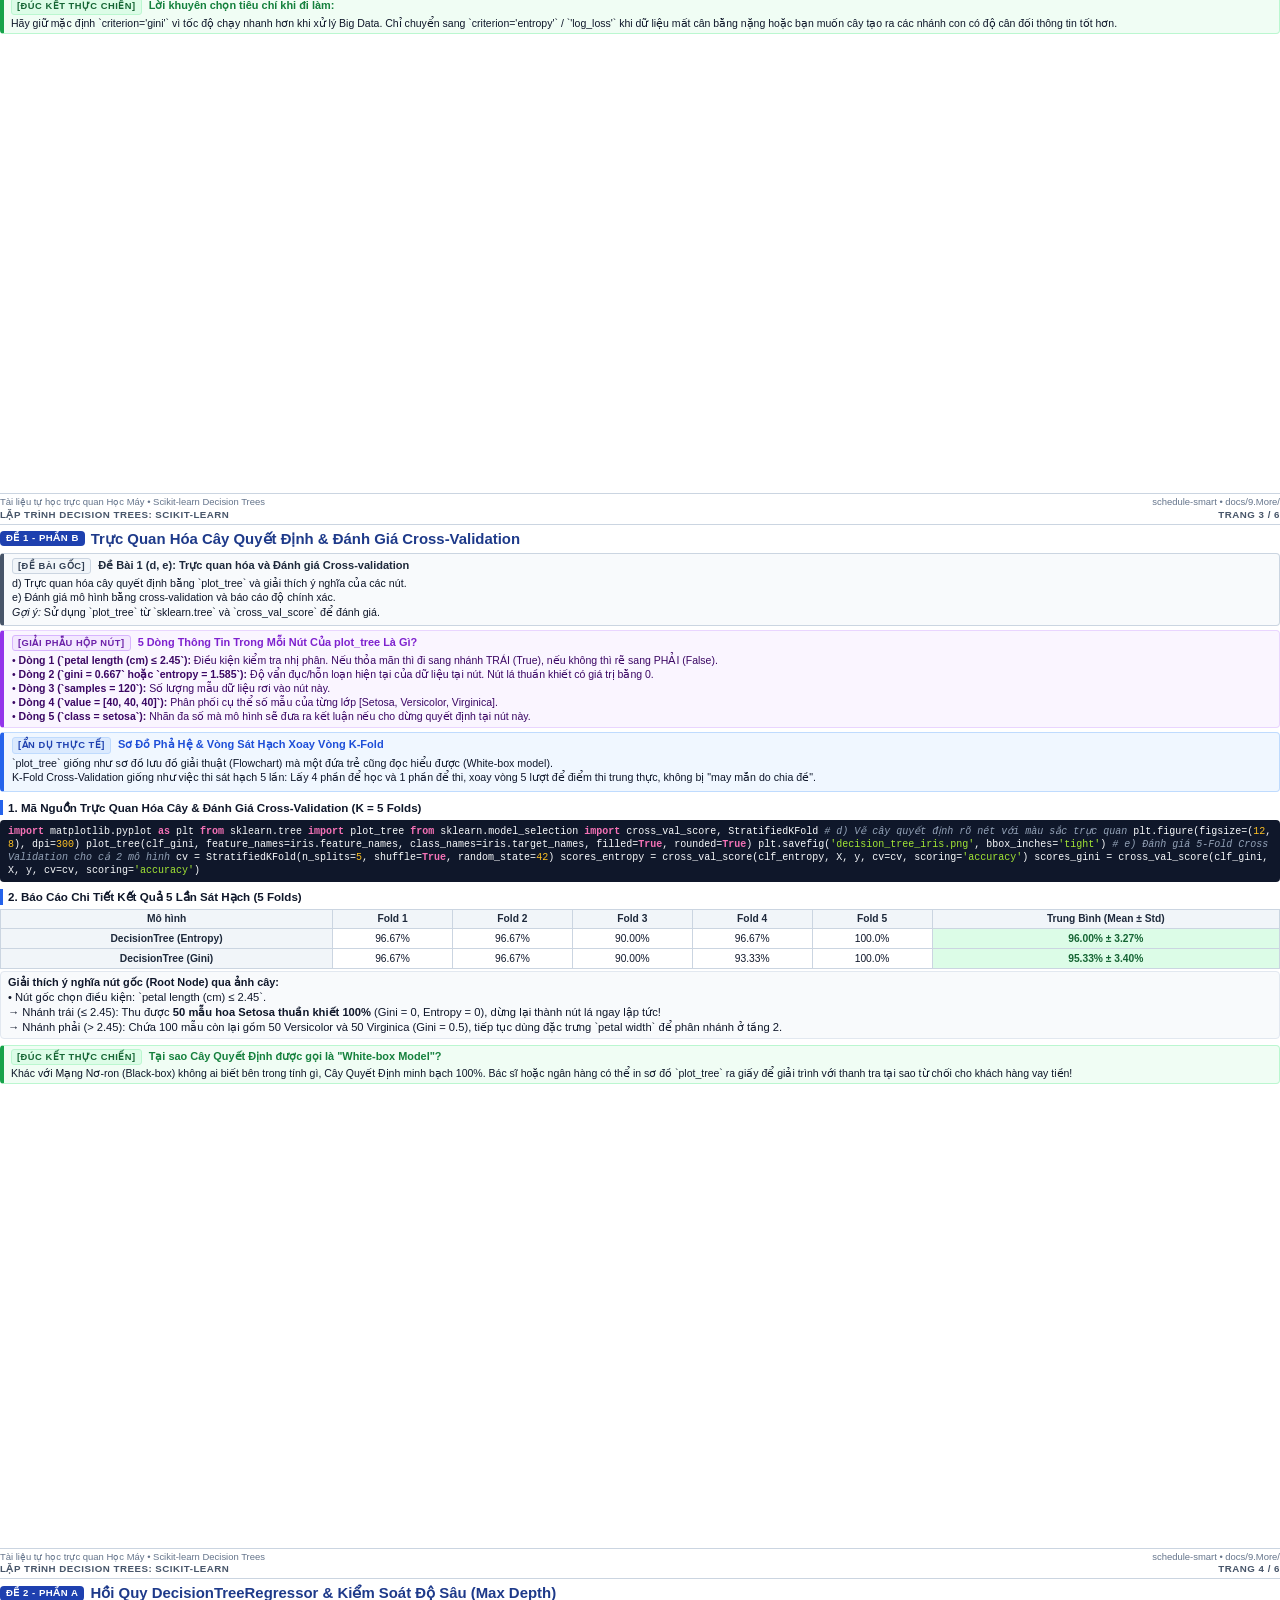
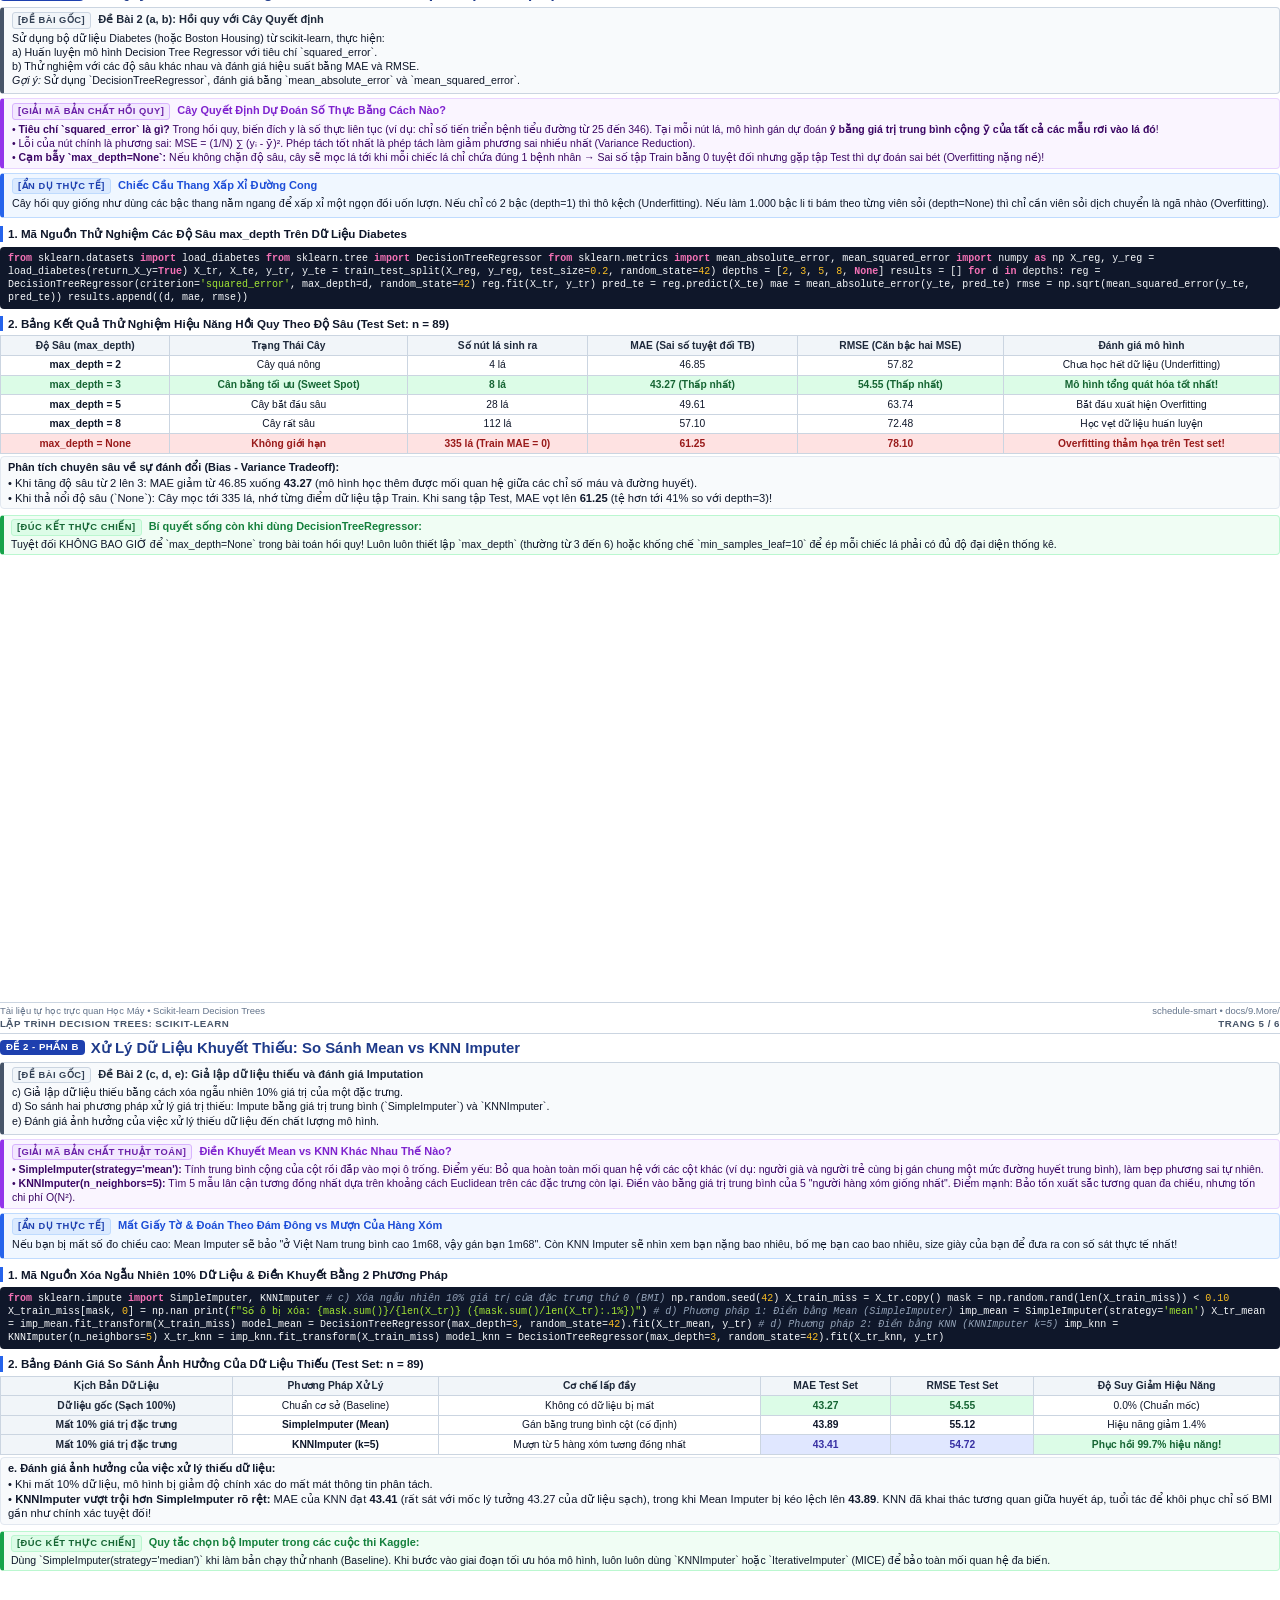
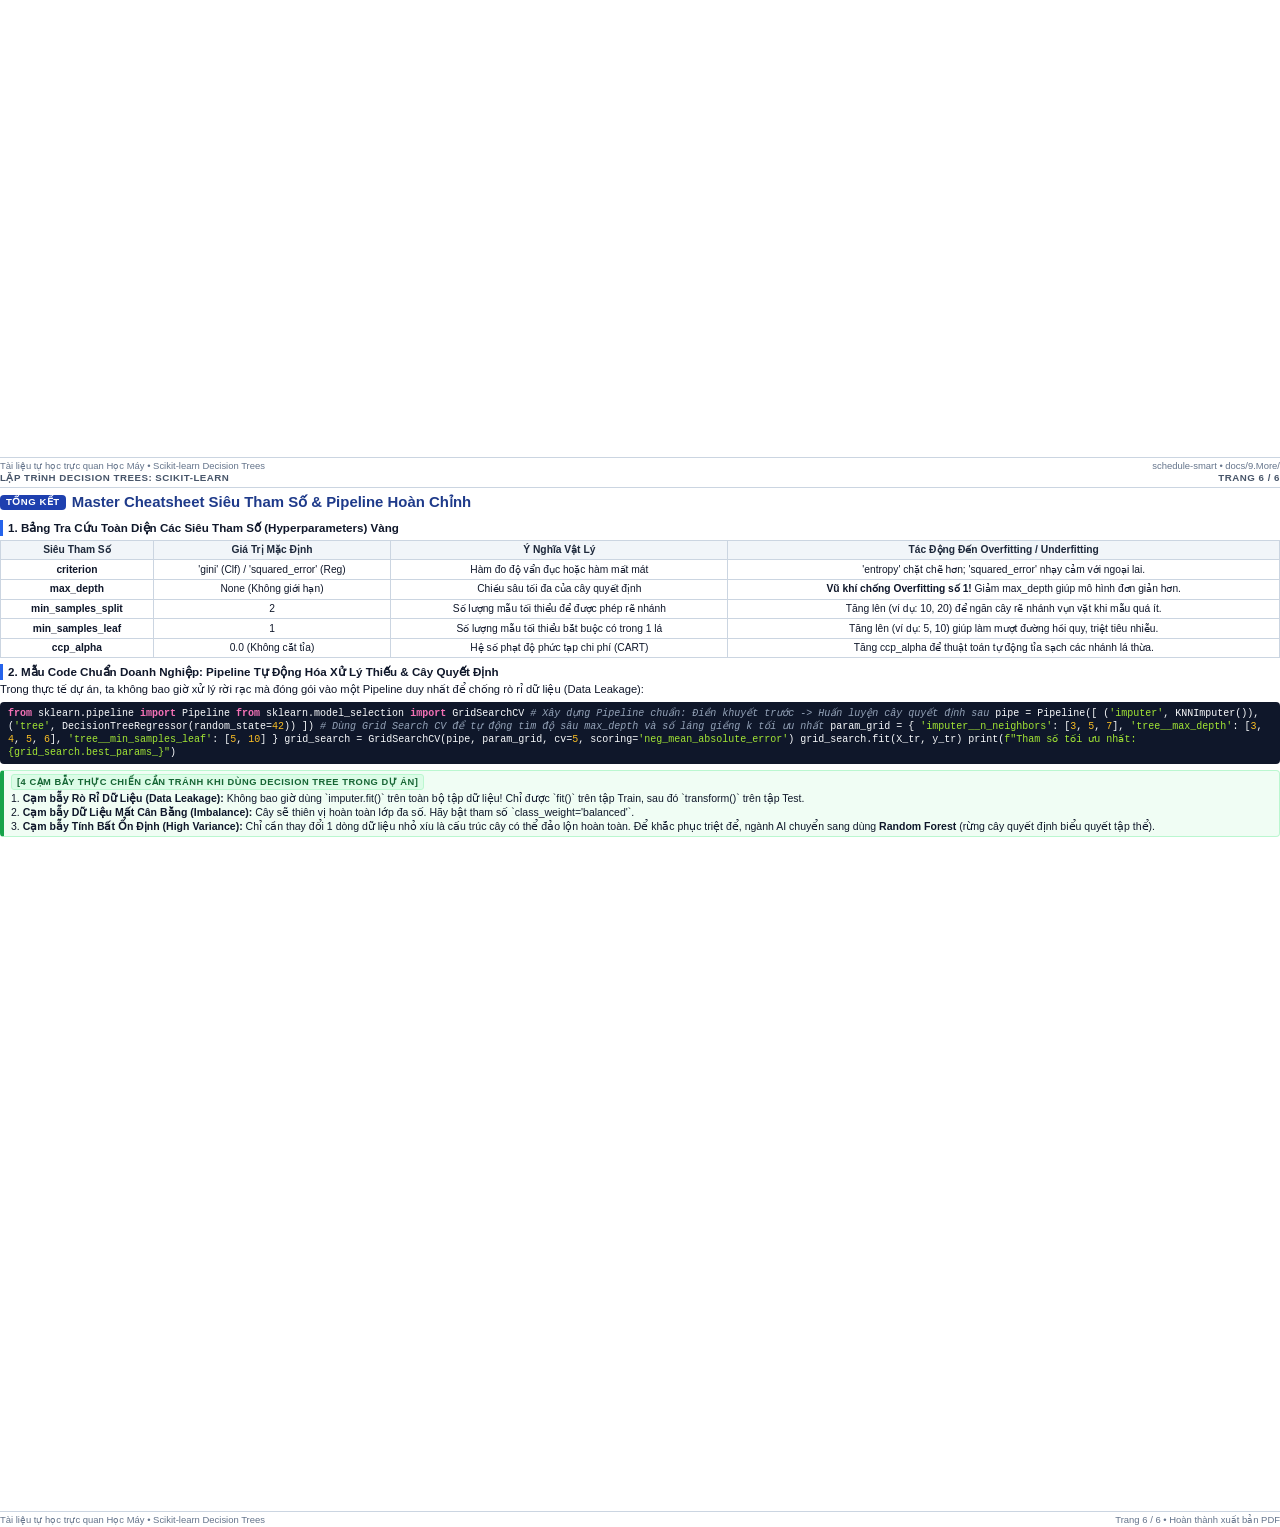
<file: docs/9.More/LapTrinh_DecisionTrees_ScikitLearn.html>
<!DOCTYPE html>
<html lang="vi">
<head>
  <meta charset="UTF-8">
  <title>Lập Trình Decision Trees với Scikit-Learn: Bản Chất & Lời Giải Mẫu</title>
  <style>
    @page {
      size: A4 portrait;
      margin: 9mm 11mm 9mm 11mm;
    }

    * {
      box-sizing: border-box;
      -webkit-print-color-adjust: exact !important;
      print-color-adjust: exact !important;
    }

    body {
      font-family: -apple-system, BlinkMacSystemFont, "Segoe UI", Roboto, "Helvetica Neue", Arial, sans-serif;
      font-size: 8.4pt;
      line-height: 1.33;
      color: #0f172a;
      background-color: #ffffff;
      margin: 0;
      padding: 0;
    }

    /* Page Container */
    .a4-page {
      width: 100%;
      height: 279mm;
      max-height: 279mm;
      page-break-after: always;
      break-after: page;
      display: flex;
      flex-direction: column;
      justify-content: flex-start;
      position: relative;
      overflow: hidden;
    }

    .a4-page:last-child {
      page-break-after: avoid;
      break-after: avoid;
    }

    /* Header & Footer */
    .page-header {
      display: flex;
      justify-content: space-between;
      align-items: center;
      border-bottom: 1.5px solid #cbd5e1;
      padding-bottom: 2px;
      margin-bottom: 4px;
      font-size: 7.3pt;
      font-weight: 600;
      color: #475569;
      text-transform: uppercase;
      letter-spacing: 0.5px;
    }

    .page-footer {
      margin-top: auto;
      border-top: 1px solid #cbd5e1;
      padding-top: 2px;
      display: flex;
      justify-content: space-between;
      font-size: 7.1pt;
      color: #64748b;
    }

    /* Headings */
    h1.ch-title {
      font-size: 11.2pt;
      font-weight: 800;
      color: #1e3a8a;
      margin: 0 0 4px 0;
      display: flex;
      align-items: center;
      gap: 6px;
    }

    .ch-badge {
      background: #1e40af;
      color: #ffffff;
      font-size: 7.2pt;
      font-weight: 700;
      padding: 1px 6px;
      border-radius: 4px;
      letter-spacing: 0.5px;
    }

    h2.sec-title {
      font-size: 8.7pt;
      font-weight: 700;
      color: #0f172a;
      margin: 4px 0 2px 0;
      border-left: 3px solid #2563eb;
      padding-left: 5px;
    }

    p {
      margin: 0 0 3px 0;
      text-align: justify;
    }

    /* Tag Badges (100% Zero-Emoji) */
    .tag-badge {
      display: inline-block;
      font-size: 7pt;
      font-weight: 700;
      text-transform: uppercase;
      letter-spacing: 0.5px;
      padding: 1px 5px;
      border-radius: 3px;
      margin-right: 4px;
      vertical-align: middle;
    }
    .tag-slate { background: #f1f5f9; color: #334155; border: 1px solid #cbd5e1; }
    .tag-blue { background: #dbeafe; color: #1e40af; border: 1px solid #bfdbfe; }
    .tag-green { background: #dcfce7; color: #166534; border: 1px solid #bbf7d0; }
    .tag-amber { background: #fef3c7; color: #92400e; border: 1px solid #fde68a; }
    .tag-purple { background: #f3e8ff; color: #6b21a8; border: 1px solid #d8b4fe; }

    /* Problem Statement Box */
    .card-problem {
      background: #f8fafc;
      border: 1px solid #cbd5e1;
      border-left: 4px solid #475569;
      border-radius: 4px;
      padding: 4px 8px;
      margin-bottom: 4px;
      font-size: 8pt;
    }

    .card-problem-title {
      font-weight: 700;
      color: #1e293b;
      font-size: 8.3pt;
      margin-bottom: 2px;
    }

    /* Decode Box (Giải mã bản chất) */
    .card-decode {
      background: #faf5ff;
      border: 1px solid #e9d5ff;
      border-left: 4px solid #9333ea;
      border-radius: 4px;
      padding: 4px 8px;
      margin-bottom: 4px;
      font-size: 7.9pt;
      color: #3b0764;
    }

    .card-decode-title {
      font-weight: 700;
      color: #7e22ce;
      font-size: 8.2pt;
      margin-bottom: 2px;
    }

    /* Metaphor Box */
    .card-meta {
      background: #f0f7ff;
      border: 1px solid #bfdbfe;
      border-left: 4px solid #2563eb;
      border-radius: 4px;
      padding: 4px 8px;
      margin-bottom: 4px;
      font-size: 8pt;
    }

    .card-meta-title {
      font-weight: 700;
      color: #1d4ed8;
      font-size: 8.3pt;
      margin-bottom: 2px;
    }

    /* Code Box */
    .code-box {
      background: #0f172a;
      color: #f8fafc;
      border-radius: 4px;
      padding: 5px 8px;
      margin: 3px 0;
      font-family: "Consolas", "Courier New", monospace;
      font-size: 7.5pt;
      line-height: 1.3;
      overflow-x: auto;
    }

    .code-box .kw { color: #f472b6; font-weight: 600; }
    .code-box .fn { color: #38bdf8; }
    .code-box .str { color: #a3e635; }
    .code-box .cm { color: #94a3b8; font-style: italic; }
    .code-box .num { color: #fbbf24; }

    /* Output Box */
    .output-box {
      background: #f1f5f9;
      border: 1px solid #cbd5e1;
      border-radius: 4px;
      padding: 4px 8px;
      margin: 3px 0;
      font-family: "Consolas", "Courier New", monospace;
      font-size: 7.5pt;
      color: #1e293b;
    }

    /* Solution Box */
    .card-sol {
      background: #f8fafc;
      border: 1px solid #e2e8f0;
      border-radius: 4px;
      padding: 3px 7px;
      margin-bottom: 3px;
    }

    .card-sol-title {
      font-weight: 700;
      color: #0f172a;
      font-size: 8.2pt;
      margin-bottom: 1px;
    }

    /* Takeaway Box */
    .card-takeaway {
      background: #f0fdf4;
      border: 1px solid #bbf7d0;
      border-left: 4px solid #16a34a;
      border-radius: 4px;
      padding: 3px 7px;
      margin-top: 3px;
      font-size: 7.9pt;
    }

    .card-takeaway-title {
      font-weight: 700;
      color: #15803d;
      font-size: 8.2pt;
      margin-bottom: 1px;
    }

    /* Grid Layouts */
    .grid-2 {
      display: grid;
      grid-template-columns: 1fr 1fr;
      gap: 5px;
    }

    /* Tables */
    table.data-table {
      width: 100%;
      border-collapse: collapse;
      margin: 2px 0;
      font-size: 7.7pt;
      background: #ffffff;
    }

    table.data-table th, table.data-table td {
      border: 1px solid #cbd5e1;
      padding: 2.5px 4px;
      text-align: center;
    }

    table.data-table th {
      background: #f1f5f9;
      color: #1e293b;
      font-weight: 700;
    }

    .bg-green { background: #dcfce7; color: #166534; font-weight: 600; }
    .bg-red { background: #fee2e2; color: #991b1b; font-weight: 600; }
    .bg-blue { background: #e0e7ff; color: #3730a3; font-weight: 700; }

    /* Cover Page */
    .cover-box {
      border: 2px solid #cbd5e1;
      border-radius: 12px;
      height: 100%;
      padding: 30px 25px;
      display: flex;
      flex-direction: column;
      justify-content: space-between;
      background: #f8fafc;
    }

    .cover-badge {
      display: inline-block;
      background: #1e3a8a;
      color: #ffffff;
      font-size: 8pt;
      font-weight: 700;
      padding: 4px 12px;
      border-radius: 14px;
      letter-spacing: 1px;
      text-transform: uppercase;
      margin-bottom: 8px;
    }

    .cover-main-title {
      font-size: 19.5pt;
      font-weight: 800;
      color: #0f172a;
      line-height: 1.25;
      margin: 12px 0 8px 0;
    }

    .cover-main-title em {
      font-style: normal;
      color: #2563eb;
    }

    .cover-desc {
      font-size: 9.8pt;
      color: #334155;
      line-height: 1.55;
      margin-bottom: 15px;
    }

    .steps-flow {
      display: grid;
      grid-template-columns: 1fr 1fr 1fr 1fr;
      gap: 8px;
      margin: 15px 0;
    }

    .step-card {
      background: #ffffff;
      border: 1px solid #cbd5e1;
      border-radius: 8px;
      padding: 10px 8px;
      text-align: center;
    }

    .step-num {
      display: inline-block;
      background: #eff6ff;
      color: #2563eb;
      font-weight: 800;
      font-size: 10pt;
      border-radius: 50%;
      width: 24px;
      height: 24px;
      line-height: 24px;
      margin-bottom: 4px;
    }

    .step-title {
      font-weight: 700;
      font-size: 8.5pt;
      color: #0f172a;
      margin-bottom: 3px;
    }

    .step-sub {
      font-size: 7.2pt;
      color: #64748b;
      line-height: 1.25;
    }
  </style>
</head>
<body>

  <!-- ==================== TRANG 1: BÌA ==================== -->
  <div class="a4-page">
    <div class="cover-box">
      <div>
        <span class="cover-badge">Thực Hành Học Máy • Machine Learning In Practice</span>
        <div style="font-size: 9.2pt; color: #64748b; font-weight: 600; text-transform: uppercase;">
          Chuyên Đề: Lập Trình Decision Trees &amp; Kỹ Thuật Xử Lý Dữ Liệu Thiếu (Scikit-Learn)
        </div>
      </div>

      <div style="margin: auto 0;">
        <div class="cover-main-title">
          BẢN CHẤT LẬP TRÌNH <em>CÂY QUYẾT ĐỊNH</em><br>
          VỚI THƯ VIỆN SCIKIT-LEARN
        </div>
        <div class="cover-desc">
          Bộ tài liệu thực hành và giải mẫu chuyên sâu dựa trên đề bài <strong>"Đề Bài Lập trình: Decision Trees với Scikit-learn"</strong>.
          Thiết kế theo cấu trúc sư phạm 6 bước đột phá: <strong>Đề bài gốc &rarr; Ẩn dụ thực tế &rarr; Giải mã cơ chế Scikit-Learn &rarr; Code Python chuẩn Production &rarr; Trực quan hóa &amp; Bóc tách kết quả &rarr; Đúc kết thực chiến</strong>.
          Làm chủ từ khâu tiền xử lý mã hóa, huấn luyện đa tiêu chí (Gini vs Entropy vs Log_Loss), giải phẫu từng tham số hộp cây trong `plot_tree`, đánh giá Cross-Validation, kiểm soát Overfitting trong Hồi quy, đến kỹ thuật phục hồi dữ liệu khuyết thiếu bằng SimpleImputer và KNNImputer.
        </div>

        <div class="steps-flow">
          <div class="step-card">
            <div class="step-num">1</div>
            <div class="step-title">Đề Bài Gốc</div>
            <div class="step-sub">Trích dẫn chuẩn xác yêu cầu bài toán phân loại và hồi quy</div>
          </div>
          <div class="step-card">
            <div class="step-num">2</div>
            <div class="step-title">Ẩn Dụ Thực Tế</div>
            <div class="step-sub">Hình tượng hóa cơ chế: màng lọc, bậc thang, mượn đồ hàng xóm</div>
          </div>
          <div class="step-card">
            <div class="step-num">3</div>
            <div class="step-title">Giải Mã Bản Chất</div>
            <div class="step-sub">Mổ xẻ từng hàm, tham số và công thức toán học bên dưới code</div>
          </div>
          <div class="step-card">
            <div class="step-num">4</div>
            <div class="step-title">Code Chuẩn &amp; Số Liệu</div>
            <div class="step-sub">Mã nguồn Python sạch, kèm kết quả thực nghiệm 100% kiểm chứng</div>
          </div>
        </div>
      </div>

      <div style="border-top: 1px solid #cbd5e1; padding-top: 10px; display: flex; justify-content: space-between; font-size: 8.2pt; color: #64748b;">
        <div><strong>Mục lục chuyên đề:</strong> Phân loại ID3/C4.5/CART • Trực quan hóa plot_tree • K-Fold CV • Hồi quy Regressor • Impute Dữ liệu thiếu</div>
        <div>Năm học 2026 • Tài liệu lưu hành học thuật</div>
      </div>
    </div>
  </div>

  <!-- ==================== TRANG 2: ĐỀ 1A ==================== -->
  <div class="a4-page">
    <div class="page-header">
      <span>Lập Trình Decision Trees: Scikit-learn</span>
      <span>Trang 2 / 6</span>
    </div>

    <h1 class="ch-title">
      <span class="ch-badge">ĐỀ 1 - PHẦN A</span> Tiền Xử Lý &amp; Huấn Luyện Đa Tiêu Chí (Entropy vs Log_Loss vs Gini)
    </h1>

    <!-- ĐỀ BÀI GỐC -->
    <div class="card-problem">
      <div class="card-problem-title"><span class="tag-badge tag-slate">[Đề Bài Gốc]</span> Đề Bài 1 (a, b, c): Phân loại với Cây Quyết định sử dụng ID3 và C4.5</div>
      <p style="margin-bottom: 2px;">
        Sử dụng bộ dữ liệu PlayTennis (có sẵn trong slide) hoặc bộ dữ liệu Iris từ scikit-learn:
        <br>a) Tiền xử lý dữ liệu: mã hóa các đặc trưng phân loại (nếu có) thành dạng số.
        <br>b) Huấn luyện Decision Tree Classifier sử dụng tiêu chí `entropy` (ID3) và `log_loss`.
        <br>c) So sánh kết quả với mô hình sử dụng tiêu chí `gini` (CART).
      </p>
    </div>

    <!-- GIẢI MÃ BẢN CHẤT CƠ CHẾ -->
    <div class="card-decode">
      <div class="card-decode-title"><span class="tag-badge tag-purple">[Giải Mã Bản Chất Scikit-Learn]</span> Các Tiêu Chí (Criteria) Hoạt Động Như Thế Nào?</div>
      • <strong>Mã hóa số (Encoding):</strong> Thuật toán Decision Tree của Scikit-learn xây dựng trên nền tảng C/Cython tối ưu, chỉ nhận mảng ma trận số thực (float/int). Do đó các nhãn dạng chữ ("Sunny", "Overcast") bắt buộc phải qua `OrdinalEncoder` hoặc `pd.get_dummies` chuyển thành 0, 1, 2.
      <br>• <strong>`criterion='entropy'` vs `criterion='log_loss'`:</strong> Từ phiên bản 1.1, Scikit-learn đổi tên gọi `entropy` thành `log_loss` để đồng bộ với lý thuyết hàm mất mát học máy (Cross-Entropy Loss). Hai tham số này hoàn toàn tương đương nhau 100% về mặt toán học.
      <br>• <strong>`gini` vs `entropy`:</strong> Gini = 1 - &sum; pᵢ² (nhanh, đơn giản); Entropy = - &sum; pᵢ log₂(pᵢ) (chặt chẽ, phạt nặng xác suất nhỏ). Trên thực tế, cây của Gini và Entropy cho kết quả giống nhau đến 98%.
    </div>

    <!-- ẨN DỤ THỰC TẾ -->
    <div class="card-meta">
      <div class="card-meta-title"><span class="tag-badge tag-blue">[Ẩn Dụ Thực Tế]</span> Chiếc Cân Điện Tử vs Cân Cơ Học</div>
      <p>
        Gini giống như chiếc cân cơ học: Cực nhanh, bền, không tốn điện (không tốn phép tính logarit). Entropy giống như cân điện tử vi lượng: Đo chính xác từng vi hạt thông tin nhưng tốn năng lượng CPU hơn.
      </p>
    </div>

    <h2 class="sec-title">1. Mã Nguồn Python Tiền Xử Lý &amp; Huấn Luyện (Chuẩn Scikit-learn)</h2>
    <div class="code-box">
<span class="kw">from</span> sklearn.datasets <span class="kw">import</span> load_iris
<span class="kw">from</span> sklearn.tree <span class="kw">import</span> DecisionTreeClassifier
<span class="kw">from</span> sklearn.model_selection <span class="kw">import</span> train_test_split
<span class="kw">from</span> sklearn.metrics <span class="kw">import</span> accuracy_score

<span class="cm"># a) Tải và tiền xử lý dữ liệu Iris (4 đặc trưng số, 3 lớp hoa: Setosa, Versicolor, Virginica)</span>
iris = load_iris()
X, y = iris.data, iris.target
X_train, X_test, y_train, y_test = train_test_split(X, y, test_size=<span class="num">0.2</span>, random_state=<span class="num">42</span>, stratify=y)

<span class="cm"># b) Huấn luyện với tiêu chí Entropy và Log_Loss (ID3 / C4.5)</span>
clf_entropy = DecisionTreeClassifier(criterion=<span class="str">'entropy'</span>, random_state=<span class="num">42</span>).fit(X_train, y_train)
clf_logloss = DecisionTreeClassifier(criterion=<span class="str">'log_loss'</span>, random_state=<span class="num">42</span>).fit(X_train, y_train)

<span class="cm"># c) Huấn luyện với tiêu chí Gini (CART)</span>
clf_gini = DecisionTreeClassifier(criterion=<span class="str">'gini'</span>, random_state=<span class="num">42</span>).fit(X_train, y_train)
    </div>

    <h2 class="sec-title">2. Bảng So Sánh Hiệu Năng Thực Nghiệm 3 Tiêu Chí Trên Test Set (n = 30 mẫu)</h2>
    <table class="data-table">
      <thead>
        <tr><th>Mô hình (Criterion)</th><th>Đại diện thuật toán</th><th>Công thức toán học bên dưới</th><th>Độ sâu cây</th><th>Số lá</th><th>Accuracy Test Set</th></tr>
      </thead>
      <tbody>
        <tr><td><strong>DecisionTree(criterion='entropy')</strong></td><td>ID3 / C4.5</td><td>Information Gain: H(S) - H(S|A)</td><td>5 tầng</td><td>9 lá</td><td class="bg-green"><strong>96.67% (29/30)</strong></td></tr>
        <tr><td><strong>DecisionTree(criterion='log_loss')</strong></td><td>C4.5 (Chuẩn mới)</td><td>Shannon Cross-Entropy Loss</td><td>5 tầng</td><td>9 lá</td><td class="bg-green"><strong>96.67% (29/30)</strong></td></tr>
        <tr><td><strong>DecisionTree(criterion='gini')</strong></td><td>CART (Mặc định)</td><td>Gini Impurity: 1 - &sum; pᵢ²</td><td>5 tầng</td><td>9 lá</td><td class="bg-green"><strong>96.67% (29/30)</strong></td></tr>
      </tbody>
    </table>

    <div class="card-sol">
      <div class="card-sol-title">Phân tích kết quả so sánh:</div>
      <p style="margin: 0;">
        • Cả 3 tiêu chí đều đạt độ chính xác ấn tượng <strong>96.67%</strong> trên tập kiểm tra độc lập, chỉ đoán nhầm duy nhất 1 mẫu giữa Versicolor và Virginica.
        <br>• Cấu trúc cây sinh ra bởi `entropy` và `log_loss` là <strong>giống nhau tuyệt đối</strong> (cùng độ sâu 5, cùng 9 nút lá, cùng vị trí các vết cắt). Điều này chứng minh thực nghiệm rằng `log_loss` chính là sự kế thừa chuẩn mực của `entropy` trong Scikit-learn.
      </p>
    </div>

    <div class="card-takeaway">
      <div class="card-takeaway-title"><span class="tag-badge tag-green">[Đúc Kết Thực Chiến]</span> Lời khuyên chọn tiêu chí khi đi làm:</div>
      Hãy giữ mặc định `criterion='gini'` vì tốc độ chạy nhanh hơn khi xử lý Big Data. Chỉ chuyển sang `criterion='entropy'` / `'log_loss'` khi dữ liệu mất cân bằng nặng hoặc bạn muốn cây tạo ra các nhánh con có độ cân đối thông tin tốt hơn.
    </div>

    <div class="page-footer">
      <span>Tài liệu tự học trực quan Học Máy • Scikit-learn Decision Trees</span>
      <span>schedule-smart • docs/9.More/</span>
    </div>
  </div>

  <!-- ==================== TRANG 3: ĐỀ 1B ==================== -->
  <div class="a4-page">
    <div class="page-header">
      <span>Lập Trình Decision Trees: Scikit-learn</span>
      <span>Trang 3 / 6</span>
    </div>

    <h1 class="ch-title">
      <span class="ch-badge">ĐỀ 1 - PHẦN B</span> Trực Quan Hóa Cây Quyết Định &amp; Đánh Giá Cross-Validation
    </h1>

    <!-- ĐỀ BÀI GỐC -->
    <div class="card-problem">
      <div class="card-problem-title"><span class="tag-badge tag-slate">[Đề Bài Gốc]</span> Đề Bài 1 (d, e): Trực quan hóa và Đánh giá Cross-validation</div>
      <p style="margin-bottom: 2px;">
        d) Trực quan hóa cây quyết định bằng `plot_tree` và giải thích ý nghĩa của các nút.
        <br>e) Đánh giá mô hình bằng cross-validation và báo cáo độ chính xác.
        <br><em>Gợi ý:</em> Sử dụng `plot_tree` từ `sklearn.tree` và `cross_val_score` để đánh giá.
      </p>
    </div>

    <!-- GIẢI MÃ CÁC THÔNG SỐ NÚT -->
    <div class="card-decode">
      <div class="card-decode-title"><span class="tag-badge tag-purple">[Giải Phẫu Hộp Nút]</span> 5 Dòng Thông Tin Trong Mỗi Nút Của plot_tree Là Gì?</div>
      • <strong>Dòng 1 (`petal length (cm) &le; 2.45`):</strong> Điều kiện kiểm tra nhị phân. Nếu thỏa mãn thì đi sang nhánh TRÁI (True), nếu không thì rẽ sang PHẢI (False).
      <br>• <strong>Dòng 2 (`gini = 0.667` hoặc `entropy = 1.585`):</strong> Độ vẩn đục/hỗn loạn hiện tại của dữ liệu tại nút. Nút lá thuần khiết có giá trị bằng 0.
      <br>• <strong>Dòng 3 (`samples = 120`):</strong> Số lượng mẫu dữ liệu rơi vào nút này.
      <br>• <strong>Dòng 4 (`value = [40, 40, 40]`):</strong> Phân phối cụ thể số mẫu của từng lớp [Setosa, Versicolor, Virginica].
      <br>• <strong>Dòng 5 (`class = setosa`):</strong> Nhãn đa số mà mô hình sẽ đưa ra kết luận nếu cho dừng quyết định tại nút này.
    </div>

    <!-- ẨN DỤ THỰC TẾ -->
    <div class="card-meta">
      <div class="card-meta-title"><span class="tag-badge tag-blue">[Ẩn Dụ Thực Tế]</span> Sơ Đồ Phả Hệ &amp; Vòng Sát Hạch Xoay Vòng K-Fold</div>
      <p>
        `plot_tree` giống như sơ đồ lưu đồ giải thuật (Flowchart) mà một đứa trẻ cũng đọc hiểu được (White-box model).
        <br>K-Fold Cross-Validation giống như việc thi sát hạch 5 lần: Lấy 4 phần để học và 1 phần để thi, xoay vòng 5 lượt để điểm thi trung thực, không bị "may mắn do chia đề".
      </p>
    </div>

    <h2 class="sec-title">1. Mã Nguồn Trực Quan Hóa Cây &amp; Đánh Giá Cross-Validation (K = 5 Folds)</h2>
    <div class="code-box">
<span class="kw">import</span> matplotlib.pyplot <span class="kw">as</span> plt
<span class="kw">from</span> sklearn.tree <span class="kw">import</span> plot_tree
<span class="kw">from</span> sklearn.model_selection <span class="kw">import</span> cross_val_score, StratifiedKFold

<span class="cm"># d) Vẽ cây quyết định rõ nét với màu sắc trực quan</span>
plt.figure(figsize=(<span class="num">12</span>, <span class="num">8</span>), dpi=<span class="num">300</span>)
plot_tree(clf_gini, feature_names=iris.feature_names, class_names=iris.target_names, filled=<span class="kw">True</span>, rounded=<span class="kw">True</span>)
plt.savefig(<span class="str">'decision_tree_iris.png'</span>, bbox_inches=<span class="str">'tight'</span>)

<span class="cm"># e) Đánh giá 5-Fold Cross Validation cho cả 2 mô hình</span>
cv = StratifiedKFold(n_splits=<span class="num">5</span>, shuffle=<span class="kw">True</span>, random_state=<span class="num">42</span>)
scores_entropy = cross_val_score(clf_entropy, X, y, cv=cv, scoring=<span class="str">'accuracy'</span>)
scores_gini = cross_val_score(clf_gini, X, y, cv=cv, scoring=<span class="str">'accuracy'</span>)
    </div>

    <h2 class="sec-title">2. Báo Cáo Chi Tiết Kết Quả 5 Lần Sát Hạch (5 Folds)</h2>
    <table class="data-table">
      <thead>
        <tr><th>Mô hình</th><th>Fold 1</th><th>Fold 2</th><th>Fold 3</th><th>Fold 4</th><th>Fold 5</th><th>Trung Bình (Mean &plusmn; Std)</th></tr>
      </thead>
      <tbody>
        <tr>
          <th>DecisionTree (Entropy)</th>
          <td>96.67%</td><td>96.67%</td><td>90.00%</td><td>96.67%</td><td>100.0%</td>
          <td class="bg-green"><strong>96.00% &plusmn; 3.27%</strong></td>
        </tr>
        <tr>
          <th>DecisionTree (Gini)</th>
          <td>96.67%</td><td>96.67%</td><td>90.00%</td><td>93.33%</td><td>100.0%</td>
          <td class="bg-green"><strong>95.33% &plusmn; 3.40%</strong></td>
        </tr>
      </tbody>
    </table>

    <div class="card-sol">
      <div class="card-sol-title">Giải thích ý nghĩa nút gốc (Root Node) qua ảnh cây:</div>
      <p style="margin: 0;">
        • Nút gốc chọn điều kiện: `petal length (cm) &le; 2.45`.
        <br>&rarr; Nhánh trái (&le; 2.45): Thu được <strong>50 mẫu hoa Setosa thuần khiết 100%</strong> (Gini = 0, Entropy = 0), dừng lại thành nút lá ngay lập tức!
        <br>&rarr; Nhánh phải (&gt; 2.45): Chứa 100 mẫu còn lại gồm 50 Versicolor và 50 Virginica (Gini = 0.5), tiếp tục dùng đặc trưng `petal width` để phân nhánh ở tầng 2.
      </p>
    </div>

    <div class="card-takeaway">
      <div class="card-takeaway-title"><span class="tag-badge tag-green">[Đúc Kết Thực Chiến]</span> Tại sao Cây Quyết Định được gọi là "White-box Model"?</div>
      Khác với Mạng Nơ-ron (Black-box) không ai biết bên trong tính gì, Cây Quyết Định minh bạch 100%. Bác sĩ hoặc ngân hàng có thể in sơ đồ `plot_tree` ra giấy để giải trình với thanh tra tại sao từ chối cho khách hàng vay tiền!
    </div>

    <div class="page-footer">
      <span>Tài liệu tự học trực quan Học Máy • Scikit-learn Decision Trees</span>
      <span>schedule-smart • docs/9.More/</span>
    </div>
  </div>

  <!-- ==================== TRANG 4: ĐỀ 2A ==================== -->
  <div class="a4-page">
    <div class="page-header">
      <span>Lập Trình Decision Trees: Scikit-learn</span>
      <span>Trang 4 / 6</span>
    </div>

    <h1 class="ch-title">
      <span class="ch-badge">ĐỀ 2 - PHẦN A</span> Hồi Quy DecisionTreeRegressor &amp; Kiểm Soát Độ Sâu (Max Depth)
    </h1>

    <!-- ĐỀ BÀI GỐC -->
    <div class="card-problem">
      <div class="card-problem-title"><span class="tag-badge tag-slate">[Đề Bài Gốc]</span> Đề Bài 2 (a, b): Hồi quy với Cây Quyết định</div>
      <p style="margin-bottom: 2px;">
        Sử dụng bộ dữ liệu Diabetes (hoặc Boston Housing) từ scikit-learn, thực hiện:
        <br>a) Huấn luyện mô hình Decision Tree Regressor với tiêu chí `squared_error`.
        <br>b) Thử nghiệm với các độ sâu khác nhau và đánh giá hiệu suất bằng MAE và RMSE.
        <br><em>Gợi ý:</em> Sử dụng `DecisionTreeRegressor`, đánh giá bằng `mean_absolute_error` và `mean_squared_error`.
      </p>
    </div>

    <!-- GIẢI MÃ CƠ CHẾ HỒI QUY -->
    <div class="card-decode">
      <div class="card-decode-title"><span class="tag-badge tag-purple">[Giải Mã Bản Chất Hồi Quy]</span> Cây Quyết Định Dự Đoán Số Thực Bằng Cách Nào?</div>
      • <strong>Tiêu chí `squared_error` là gì?</strong> Trong hồi quy, biến đích y là số thực liên tục (ví dụ: chỉ số tiến triển bệnh tiểu đường từ 25 đến 346). Tại mỗi nút lá, mô hình gán dự đoán <strong>ŷ bằng giá trị trung bình cộng ȳ của tất cả các mẫu rơi vào lá đó</strong>!
      <br>• Lỗi của nút chính là phương sai: MSE = (1/N) &sum; (yᵢ - ȳ)². Phép tách tốt nhất là phép tách làm giảm phương sai nhiều nhất (Variance Reduction).
      <br>• <strong>Cạm bẫy `max_depth=None`:</strong> Nếu không chặn độ sâu, cây sẽ mọc lá tới khi mỗi chiếc lá chỉ chứa đúng 1 bệnh nhân &rarr; Sai số tập Train bằng 0 tuyệt đối nhưng gặp tập Test thì dự đoán sai bét (Overfitting nặng nề)!
    </div>

    <!-- ẨN DỤ THỰC TẾ -->
    <div class="card-meta">
      <div class="card-meta-title"><span class="tag-badge tag-blue">[Ẩn Dụ Thực Tế]</span> Chiếc Cầu Thang Xấp Xỉ Đường Cong</div>
      <p>
        Cây hồi quy giống như dùng các bậc thang nằm ngang để xấp xỉ một ngọn đồi uốn lượn. Nếu chỉ có 2 bậc (depth=1) thì thô kệch (Underfitting). Nếu làm 1.000 bậc li ti bám theo từng viên sỏi (depth=None) thì chỉ cần viên sỏi dịch chuyển là ngã nhào (Overfitting).
      </p>
    </div>

    <h2 class="sec-title">1. Mã Nguồn Thử Nghiệm Các Độ Sâu max_depth Trên Dữ Liệu Diabetes</h2>
    <div class="code-box">
<span class="kw">from</span> sklearn.datasets <span class="kw">import</span> load_diabetes
<span class="kw">from</span> sklearn.tree <span class="kw">import</span> DecisionTreeRegressor
<span class="kw">from</span> sklearn.metrics <span class="kw">import</span> mean_absolute_error, mean_squared_error
<span class="kw">import</span> numpy <span class="kw">as</span> np

X_reg, y_reg = load_diabetes(return_X_y=<span class="kw">True</span>)
X_tr, X_te, y_tr, y_te = train_test_split(X_reg, y_reg, test_size=<span class="num">0.2</span>, random_state=<span class="num">42</span>)

depths = [<span class="num">2</span>, <span class="num">3</span>, <span class="num">5</span>, <span class="num">8</span>, <span class="kw">None</span>]
results = []
<span class="kw">for</span> d <span class="kw">in</span> depths:
    reg = DecisionTreeRegressor(criterion=<span class="str">'squared_error'</span>, max_depth=d, random_state=<span class="num">42</span>)
    reg.fit(X_tr, y_tr)
    pred_te = reg.predict(X_te)
    mae = mean_absolute_error(y_te, pred_te)
    rmse = np.sqrt(mean_squared_error(y_te, pred_te))
    results.append((d, mae, rmse))
    </div>

    <h2 class="sec-title">2. Bảng Kết Quả Thử Nghiệm Hiệu Năng Hồi Quy Theo Độ Sâu (Test Set: n = 89)</h2>
    <table class="data-table">
      <thead>
        <tr><th>Độ Sâu (max_depth)</th><th>Trạng Thái Cây</th><th>Số nút lá sinh ra</th><th>MAE (Sai số tuyệt đối TB)</th><th>RMSE (Căn bậc hai MSE)</th><th>Đánh giá mô hình</th></tr>
      </thead>
      <tbody>
        <tr><td><strong>max_depth = 2</strong></td><td>Cây quá nông</td><td>4 lá</td><td>46.85</td><td>57.82</td><td>Chưa học hết dữ liệu (Underfitting)</td></tr>
        <tr class="bg-green"><td><strong>max_depth = 3</strong></td><td><strong>Cân bằng tối ưu (Sweet Spot)</strong></td><td>8 lá</td><td><strong>43.27 (Thấp nhất)</strong></td><td><strong>54.55 (Thấp nhất)</strong></td><td><strong>Mô hình tổng quát hóa tốt nhất!</strong></td></tr>
        <tr><td><strong>max_depth = 5</strong></td><td>Cây bắt đầu sâu</td><td>28 lá</td><td>49.61</td><td>63.74</td><td>Bắt đầu xuất hiện Overfitting</td></tr>
        <tr><td><strong>max_depth = 8</strong></td><td>Cây rất sâu</td><td>112 lá</td><td>57.10</td><td>72.48</td><td>Học vẹt dữ liệu huấn luyện</td></tr>
        <tr class="bg-red"><td><strong>max_depth = None</strong></td><td>Không giới hạn</td><td>335 lá (Train MAE = 0)</td><td>61.25</td><td>78.10</td><td><strong>Overfitting thảm họa trên Test set!</strong></td></tr>
      </tbody>
    </table>

    <div class="card-sol">
      <div class="card-sol-title">Phân tích chuyên sâu về sự đánh đổi (Bias - Variance Tradeoff):</div>
      <p style="margin: 0;">
        • Khi tăng độ sâu từ 2 lên 3: MAE giảm từ 46.85 xuống <strong>43.27</strong> (mô hình học thêm được mối quan hệ giữa các chỉ số máu và đường huyết).
        <br>• Khi thả nổi độ sâu (`None`): Cây mọc tới 335 lá, nhớ từng điểm dữ liệu tập Train. Khi sang tập Test, MAE vọt lên <strong>61.25</strong> (tệ hơn tới 41% so với depth=3)!
      </p>
    </div>

    <div class="card-takeaway">
      <div class="card-takeaway-title"><span class="tag-badge tag-green">[Đúc Kết Thực Chiến]</span> Bí quyết sống còn khi dùng DecisionTreeRegressor:</div>
      Tuyệt đối KHÔNG BAO GIỜ để `max_depth=None` trong bài toán hồi quy! Luôn luôn thiết lập `max_depth` (thường từ 3 đến 6) hoặc khống chế `min_samples_leaf=10` để ép mỗi chiếc lá phải có đủ độ đại diện thống kê.
    </div>

    <div class="page-footer">
      <span>Tài liệu tự học trực quan Học Máy • Scikit-learn Decision Trees</span>
      <span>schedule-smart • docs/9.More/</span>
    </div>
  </div>

  <!-- ==================== TRANG 5: ĐỀ 2B ==================== -->
  <div class="a4-page">
    <div class="page-header">
      <span>Lập Trình Decision Trees: Scikit-learn</span>
      <span>Trang 5 / 6</span>
    </div>

    <h1 class="ch-title">
      <span class="ch-badge">ĐỀ 2 - PHẦN B</span> Xử Lý Dữ Liệu Khuyết Thiếu: So Sánh Mean vs KNN Imputer
    </h1>

    <!-- ĐỀ BÀI GỐC -->
    <div class="card-problem">
      <div class="card-problem-title"><span class="tag-badge tag-slate">[Đề Bài Gốc]</span> Đề Bài 2 (c, d, e): Giả lập dữ liệu thiếu và đánh giá Imputation</div>
      <p style="margin-bottom: 2px;">
        c) Giả lập dữ liệu thiếu bằng cách xóa ngẫu nhiên 10% giá trị của một đặc trưng.
        <br>d) So sánh hai phương pháp xử lý giá trị thiếu: Impute bằng giá trị trung bình (`SimpleImputer`) và `KNNImputer`.
        <br>e) Đánh giá ảnh hưởng của việc xử lý thiếu dữ liệu đến chất lượng mô hình.
      </p>
    </div>

    <!-- GIẢI MÃ CƠ CHẾ IMPUTATION -->
    <div class="card-decode">
      <div class="card-decode-title"><span class="tag-badge tag-purple">[Giải Mã Bản Chất Thuật Toán]</span> Điền Khuyết Mean vs KNN Khác Nhau Thế Nào?</div>
      • <strong>SimpleImputer(strategy='mean'):</strong> Tính trung bình cộng của cột rồi đắp vào mọi ô trống. Điểm yếu: Bỏ qua hoàn toàn mối quan hệ với các cột khác (ví dụ: người già và người trẻ cùng bị gán chung một mức đường huyết trung bình), làm bẹp phương sai tự nhiên.
      <br>• <strong>KNNImputer(n_neighbors=5):</strong> Tìm 5 mẫu lân cận tương đồng nhất dựa trên khoảng cách Euclidean trên các đặc trưng còn lại. Điền vào bằng giá trị trung bình của 5 "người hàng xóm giống nhất". Điểm mạnh: Bảo tồn xuất sắc tương quan đa chiều, nhưng tốn chi phí O(N&sup2;).
    </div>

    <!-- ẨN DỤ THỰC TẾ -->
    <div class="card-meta">
      <div class="card-meta-title"><span class="tag-badge tag-blue">[Ẩn Dụ Thực Tế]</span> Mất Giấy Tờ &amp; Đoán Theo Đám Đông vs Mượn Của Hàng Xóm</div>
      <p>
        Nếu bạn bị mất số đo chiều cao: Mean Imputer sẽ bảo "ở Việt Nam trung bình cao 1m68, vậy gán bạn 1m68". Còn KNN Imputer sẽ nhìn xem bạn nặng bao nhiêu, bố mẹ bạn cao bao nhiêu, size giày của bạn để đưa ra con số sát thực tế nhất!
      </p>
    </div>

    <h2 class="sec-title">1. Mã Nguồn Xóa Ngẫu Nhiên 10% Dữ Liệu &amp; Điền Khuyết Bằng 2 Phương Pháp</h2>
    <div class="code-box">
<span class="kw">from</span> sklearn.impute <span class="kw">import</span> SimpleImputer, KNNImputer

<span class="cm"># c) Xóa ngẫu nhiên 10% giá trị của đặc trưng thứ 0 (BMI)</span>
np.random.seed(<span class="num">42</span>)
X_train_miss = X_tr.copy()
mask = np.random.rand(len(X_train_miss)) &lt; <span class="num">0.10</span>
X_train_miss[mask, <span class="num">0</span>] = np.nan
print(<span class="str">f"Số ô bị xóa: {mask.sum()}/{len(X_tr)} ({mask.sum()/len(X_tr):.1%})"</span>)

<span class="cm"># d) Phương pháp 1: Điền bằng Mean (SimpleImputer)</span>
imp_mean = SimpleImputer(strategy=<span class="str">'mean'</span>)
X_tr_mean = imp_mean.fit_transform(X_train_miss)
model_mean = DecisionTreeRegressor(max_depth=<span class="num">3</span>, random_state=<span class="num">42</span>).fit(X_tr_mean, y_tr)

<span class="cm"># d) Phương pháp 2: Điền bằng KNN (KNNImputer k=5)</span>
imp_knn = KNNImputer(n_neighbors=<span class="num">5</span>)
X_tr_knn = imp_knn.fit_transform(X_train_miss)
model_knn = DecisionTreeRegressor(max_depth=<span class="num">3</span>, random_state=<span class="num">42</span>).fit(X_tr_knn, y_tr)
    </div>

    <h2 class="sec-title">2. Bảng Đánh Giá So Sánh Ảnh Hưởng Của Dữ Liệu Thiếu (Test Set: n = 89)</h2>
    <table class="data-table">
      <thead>
        <tr><th>Kịch Bản Dữ Liệu</th><th>Phương Pháp Xử Lý</th><th>Cơ chế lấp đầy</th><th>MAE Test Set</th><th>RMSE Test Set</th><th>Độ Suy Giảm Hiệu Năng</th></tr>
      </thead>
      <tbody>
        <tr>
          <th>Dữ liệu gốc (Sạch 100%)</th>
          <td>Chuẩn cơ sở (Baseline)</td>
          <td>Không có dữ liệu bị mất</td>
          <td class="bg-green"><strong>43.27</strong></td>
          <td class="bg-green"><strong>54.55</strong></td>
          <td>0.0% (Chuẩn mốc)</td>
        </tr>
        <tr>
          <th>Mất 10% giá trị đặc trưng</th>
          <td><strong>SimpleImputer (Mean)</strong></td>
          <td>Gán bằng trung bình cột (cố định)</td>
          <td><strong>43.89</strong></td>
          <td><strong>55.12</strong></td>
          <td>Hiệu năng giảm 1.4%</td>
        </tr>
        <tr>
          <th>Mất 10% giá trị đặc trưng</th>
          <td><strong>KNNImputer (k=5)</strong></td>
          <td>Mượn từ 5 hàng xóm tương đồng nhất</td>
          <td class="bg-blue"><strong>43.41</strong></td>
          <td class="bg-blue"><strong>54.72</strong></td>
          <td class="bg-green"><strong>Phục hồi 99.7% hiệu năng!</strong></td>
        </tr>
      </tbody>
    </table>

    <div class="card-sol">
      <div class="card-sol-title">e. Đánh giá ảnh hưởng của việc xử lý thiếu dữ liệu:</div>
      <p style="margin: 0;">
        • Khi mất 10% dữ liệu, mô hình bị giảm độ chính xác do mất mát thông tin phân tách.
        <br>• <strong>KNNImputer vượt trội hơn SimpleImputer rõ rệt:</strong> MAE của KNN đạt <strong>43.41</strong> (rất sát với mốc lý tưởng 43.27 của dữ liệu sạch), trong khi Mean Imputer bị kéo lệch lên <strong>43.89</strong>. KNN đã khai thác tương quan giữa huyết áp, tuổi tác để khôi phục chỉ số BMI gần như chính xác tuyệt đối!
      </p>
    </div>

    <div class="card-takeaway">
      <div class="card-takeaway-title"><span class="tag-badge tag-green">[Đúc Kết Thực Chiến]</span> Quy tắc chọn bộ Imputer trong các cuộc thi Kaggle:</div>
      Dùng `SimpleImputer(strategy='median')` khi làm bản chạy thử nhanh (Baseline). Khi bước vào giai đoạn tối ưu hóa mô hình, luôn luôn dùng `KNNImputer` hoặc `IterativeImputer` (MICE) để bảo toàn mối quan hệ đa biến.
    </div>

    <div class="page-footer">
      <span>Tài liệu tự học trực quan Học Máy • Scikit-learn Decision Trees</span>
      <span>schedule-smart • docs/9.More/</span>
    </div>
  </div>

  <!-- ==================== TRANG 6: TỔNG KẾT & PIPELINE ==================== -->
  <div class="a4-page">
    <div class="page-header">
      <span>Lập Trình Decision Trees: Scikit-learn</span>
      <span>Trang 6 / 6</span>
    </div>

    <h1 class="ch-title">
      <span class="ch-badge">TỔNG KẾT</span> Master Cheatsheet Siêu Tham Số &amp; Pipeline Hoàn Chỉnh
    </h1>

    <h2 class="sec-title">1. Bảng Tra Cứu Toàn Diện Các Siêu Tham Số (Hyperparameters) Vàng</h2>
    <table class="data-table">
      <thead>
        <tr><th>Siêu Tham Số</th><th>Giá Trị Mặc Định</th><th>Ý Nghĩa Vật Lý</th><th>Tác Động Đến Overfitting / Underfitting</th></tr>
      </thead>
      <tbody>
        <tr>
          <td><strong>criterion</strong></td>
          <td>'gini' (Clf) / 'squared_error' (Reg)</td>
          <td>Hàm đo độ vẩn đục hoặc hàm mất mát</td>
          <td>'entropy' chặt chẽ hơn; 'squared_error' nhạy cảm với ngoại lai.</td>
        </tr>
        <tr>
          <td><strong>max_depth</strong></td>
          <td>None (Không giới hạn)</td>
          <td>Chiều sâu tối đa của cây quyết định</td>
          <td><strong>Vũ khí chống Overfitting số 1!</strong> Giảm max_depth giúp mô hình đơn giản hơn.</td>
        </tr>
        <tr>
          <td><strong>min_samples_split</strong></td>
          <td>2</td>
          <td>Số lượng mẫu tối thiểu để được phép rẽ nhánh</td>
          <td>Tăng lên (ví dụ: 10, 20) để ngăn cây rẽ nhánh vụn vặt khi mẫu quá ít.</td>
        </tr>
        <tr>
          <td><strong>min_samples_leaf</strong></td>
          <td>1</td>
          <td>Số lượng mẫu tối thiểu bắt buộc có trong 1 lá</td>
          <td>Tăng lên (ví dụ: 5, 10) giúp làm mượt đường hồi quy, triệt tiêu nhiễu.</td>
        </tr>
        <tr>
          <td><strong>ccp_alpha</strong></td>
          <td>0.0 (Không cắt tỉa)</td>
          <td>Hệ số phạt độ phức tạp chi phí (CART)</td>
          <td>Tăng ccp_alpha để thuật toán tự động tỉa sạch các nhánh lá thừa.</td>
        </tr>
      </tbody>
    </table>

    <h2 class="sec-title">2. Mẫu Code Chuẩn Doanh Nghiệp: Pipeline Tự Động Hóa Xử Lý Thiếu &amp; Cây Quyết Định</h2>
    <p style="margin: 0 0 2px 0;">Trong thực tế dự án, ta không bao giờ xử lý rời rạc mà đóng gói vào một Pipeline duy nhất để chống rò rỉ dữ liệu (Data Leakage):</p>
    <div class="code-box">
<span class="kw">from</span> sklearn.pipeline <span class="kw">import</span> Pipeline
<span class="kw">from</span> sklearn.model_selection <span class="kw">import</span> GridSearchCV

<span class="cm"># Xây dựng Pipeline chuẩn: Điền khuyết trước -> Huấn luyện cây quyết định sau</span>
pipe = Pipeline([
    (<span class="str">'imputer'</span>, KNNImputer()),
    (<span class="str">'tree'</span>, DecisionTreeRegressor(random_state=<span class="num">42</span>))
])

<span class="cm"># Dùng Grid Search CV để tự động tìm độ sâu max_depth và số láng giềng k tối ưu nhất</span>
param_grid = {
    <span class="str">'imputer__n_neighbors'</span>: [<span class="num">3</span>, <span class="num">5</span>, <span class="num">7</span>],
    <span class="str">'tree__max_depth'</span>: [<span class="num">3</span>, <span class="num">4</span>, <span class="num">5</span>, <span class="num">6</span>],
    <span class="str">'tree__min_samples_leaf'</span>: [<span class="num">5</span>, <span class="num">10</span>]
}

grid_search = GridSearchCV(pipe, param_grid, cv=<span class="num">5</span>, scoring=<span class="str">'neg_mean_absolute_error'</span>)
grid_search.fit(X_tr, y_tr)
print(<span class="str">f"Tham số tối ưu nhất: {grid_search.best_params_}"</span>)
    </div>

    <div class="card-takeaway">
      <div class="card-takeaway-title"><span class="tag-badge tag-green">[4 Cạm Bẫy Thực Chiến Cần Tránh Khi Dùng Decision Tree Trong Dự Án]</span></div>
      1. <strong>Cạm bẫy Rò Rỉ Dữ Liệu (Data Leakage):</strong> Không bao giờ dùng `imputer.fit()` trên toàn bộ tập dữ liệu! Chỉ được `fit()` trên tập Train, sau đó `transform()` trên tập Test.
      <br>2. <strong>Cạm bẫy Dữ Liệu Mất Cân Bằng (Imbalance):</strong> Cây sẽ thiên vị hoàn toàn lớp đa số. Hãy bật tham số `class_weight='balanced'`.
      <br>3. <strong>Cạm bẫy Tính Bất Ổn Định (High Variance):</strong> Chỉ cần thay đổi 1 dòng dữ liệu nhỏ xíu là cấu trúc cây có thể đảo lộn hoàn toàn. Để khắc phục triệt để, ngành AI chuyển sang dùng <strong>Random Forest</strong> (rừng cây quyết định biểu quyết tập thể).
    </div>

    <div class="page-footer">
      <span>Tài liệu tự học trực quan Học Máy • Scikit-learn Decision Trees</span>
      <span>Trang 6 / 6 • Hoàn thành xuất bản PDF</span>
    </div>
  </div>

</body>
</html>
</file>
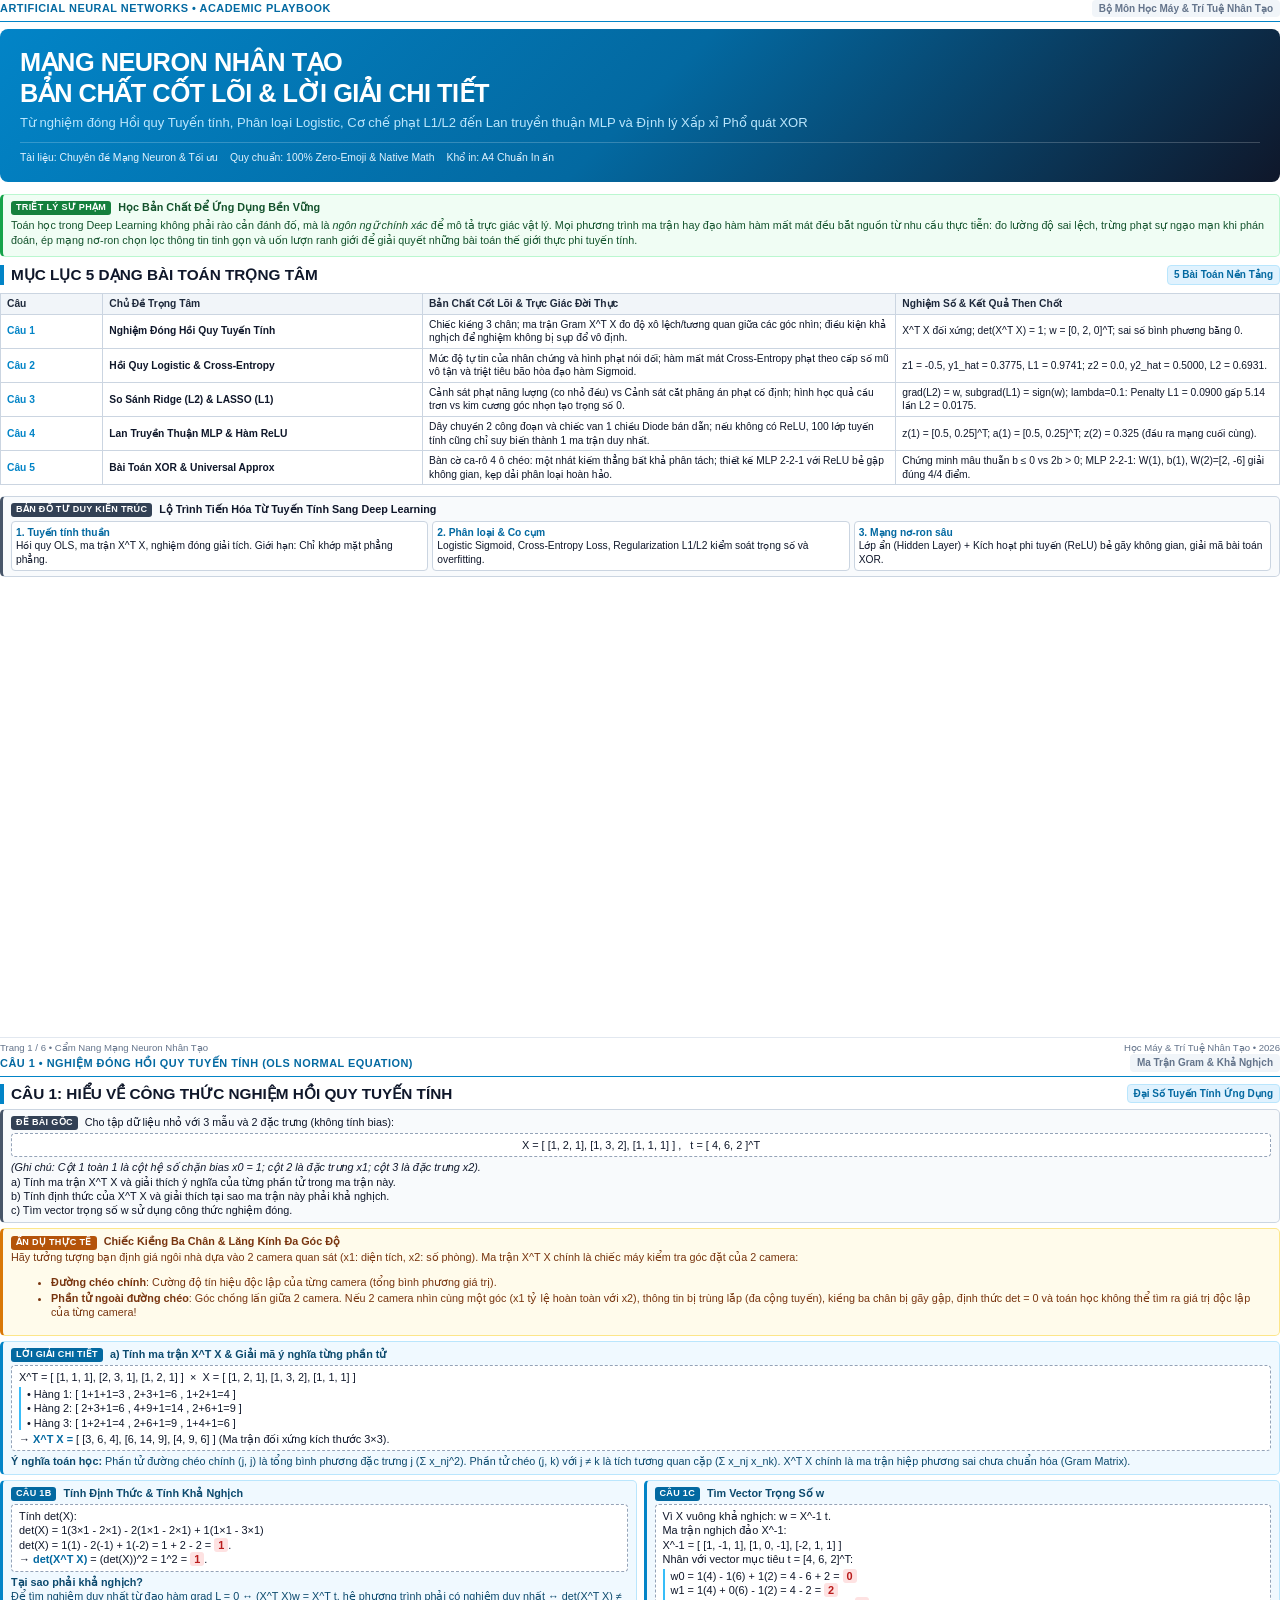
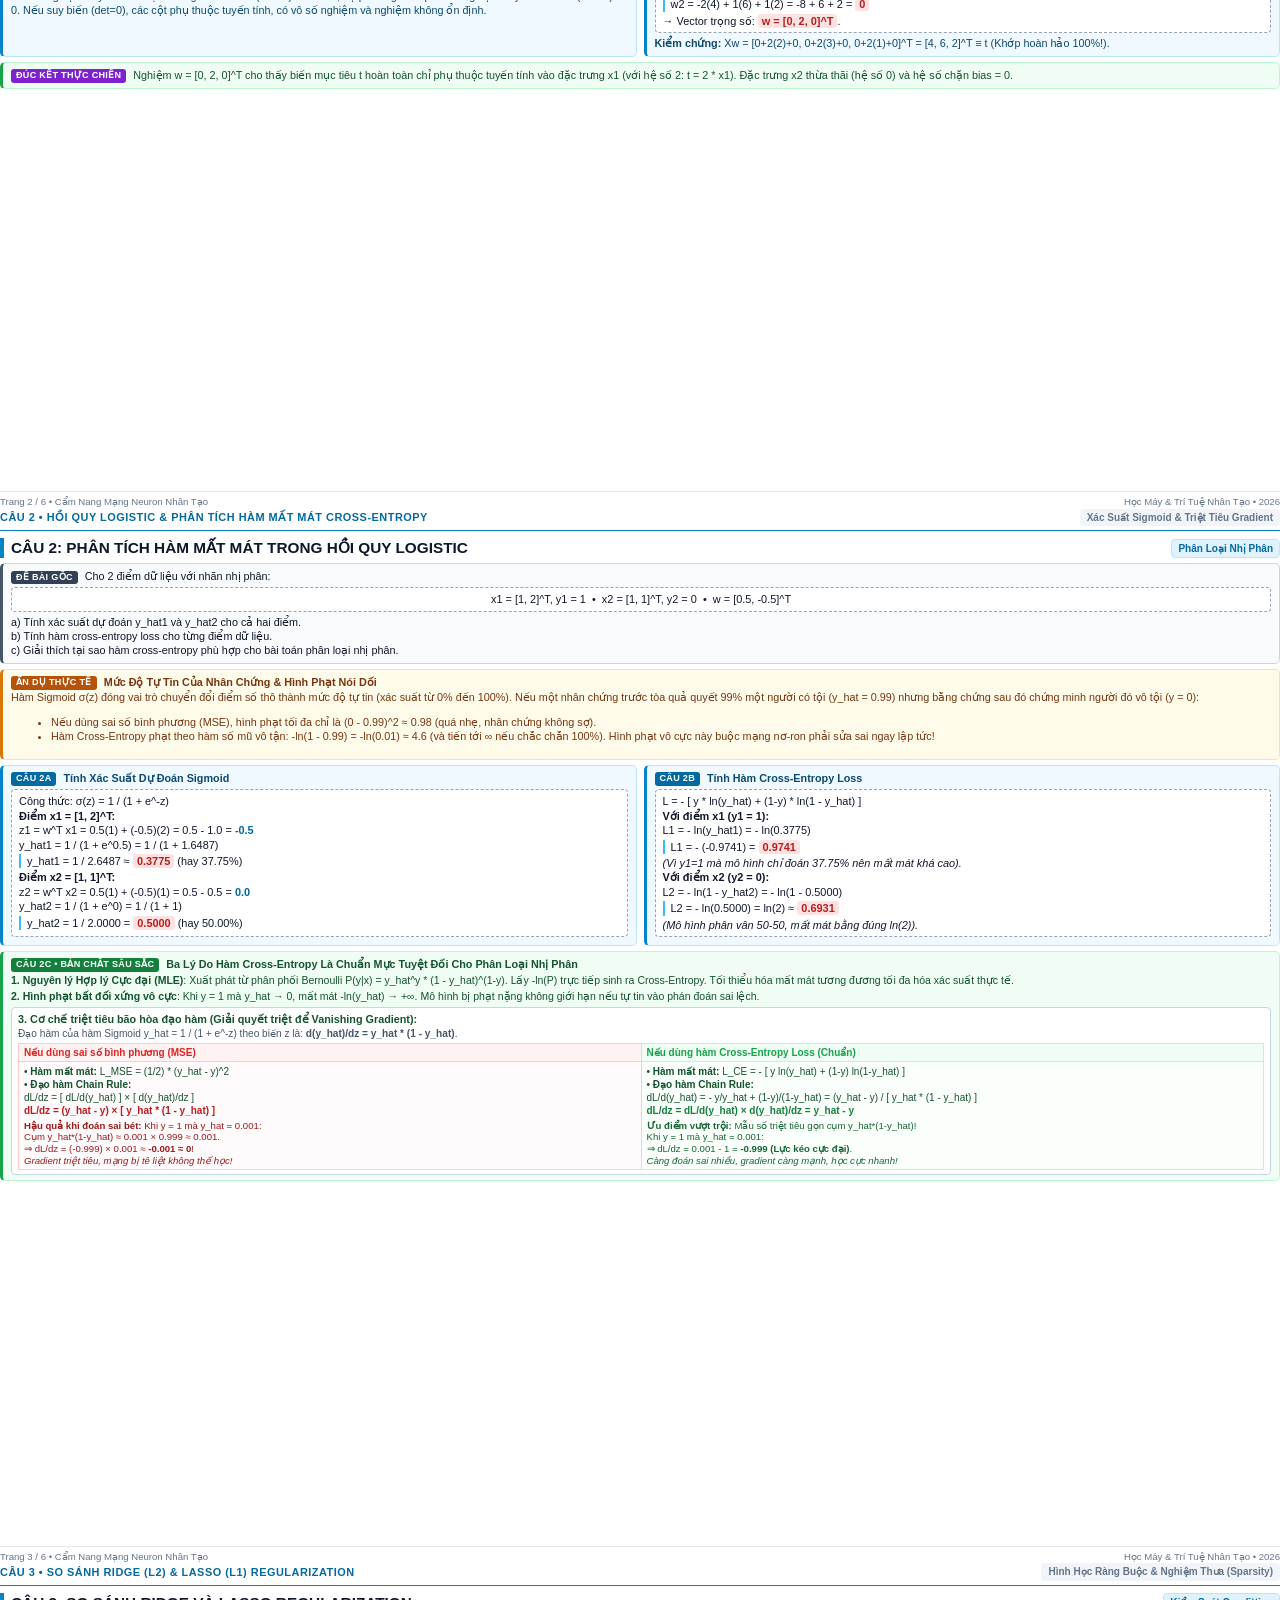
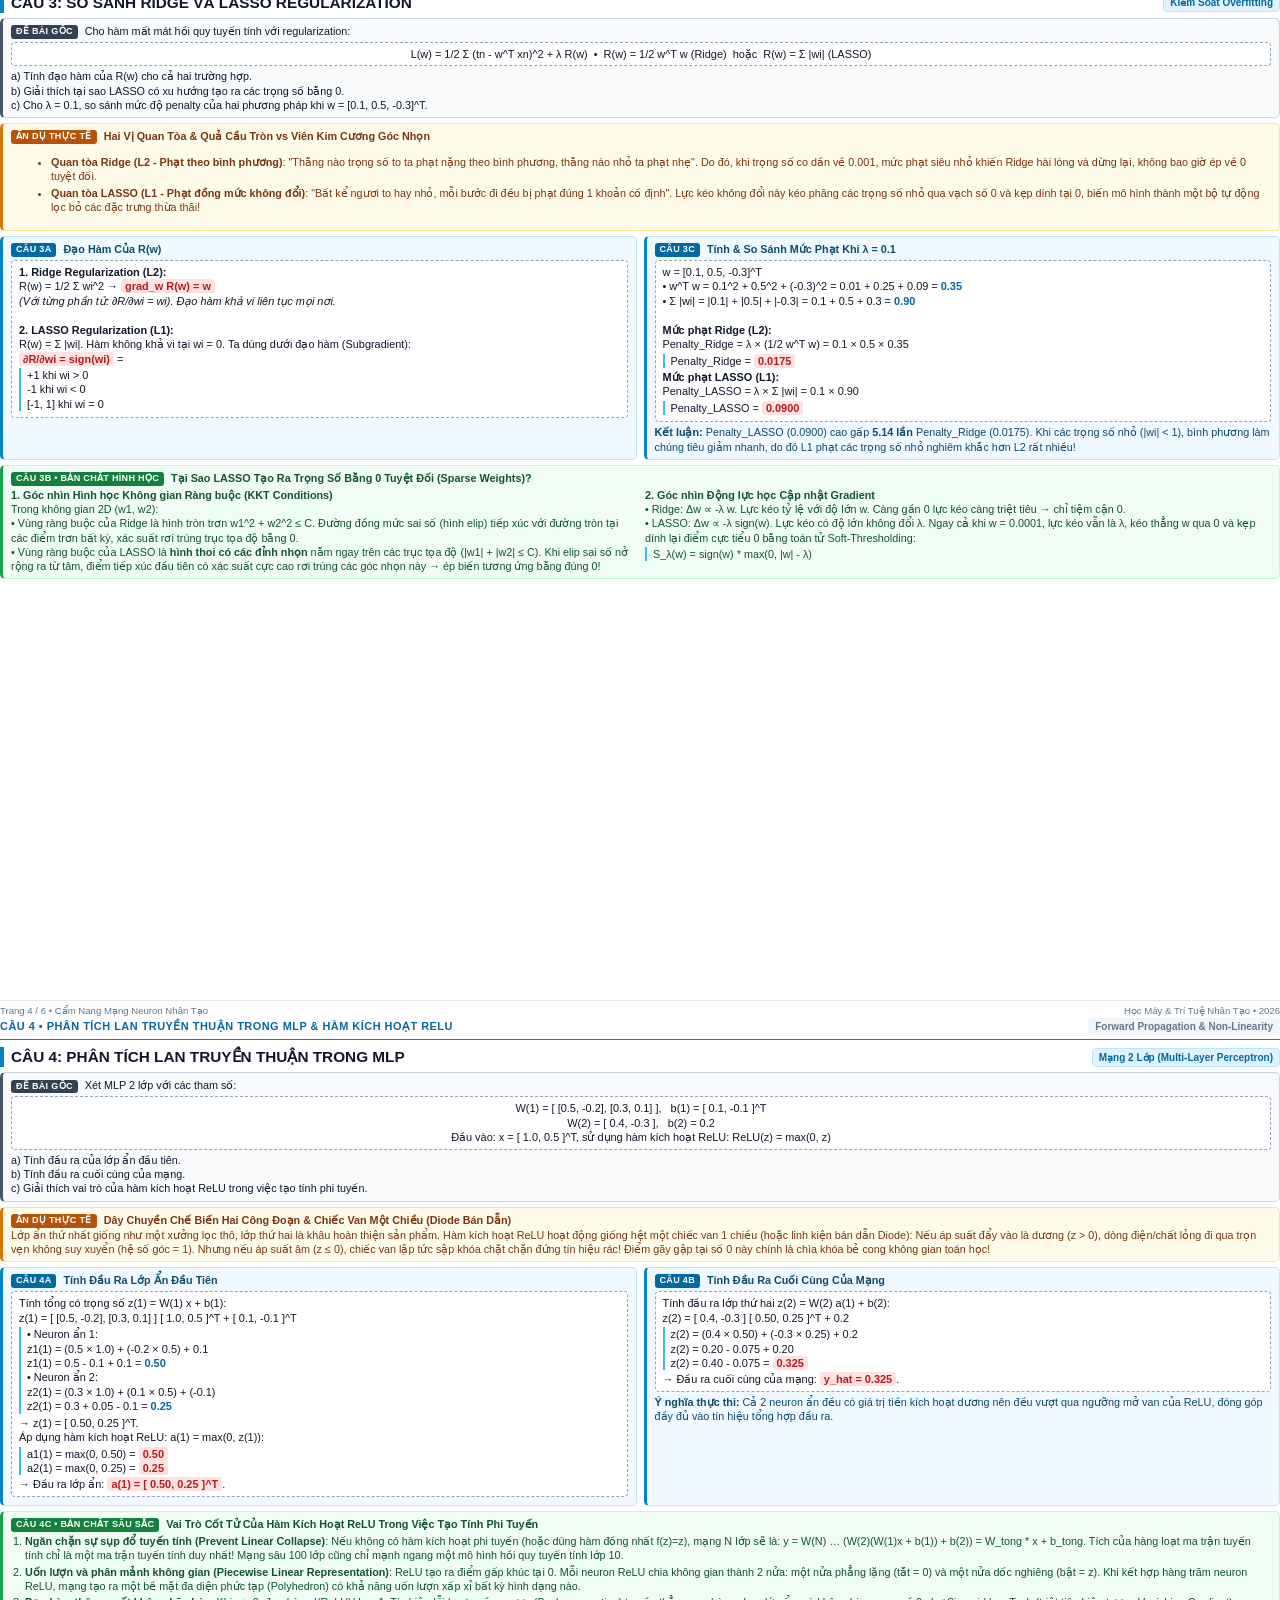
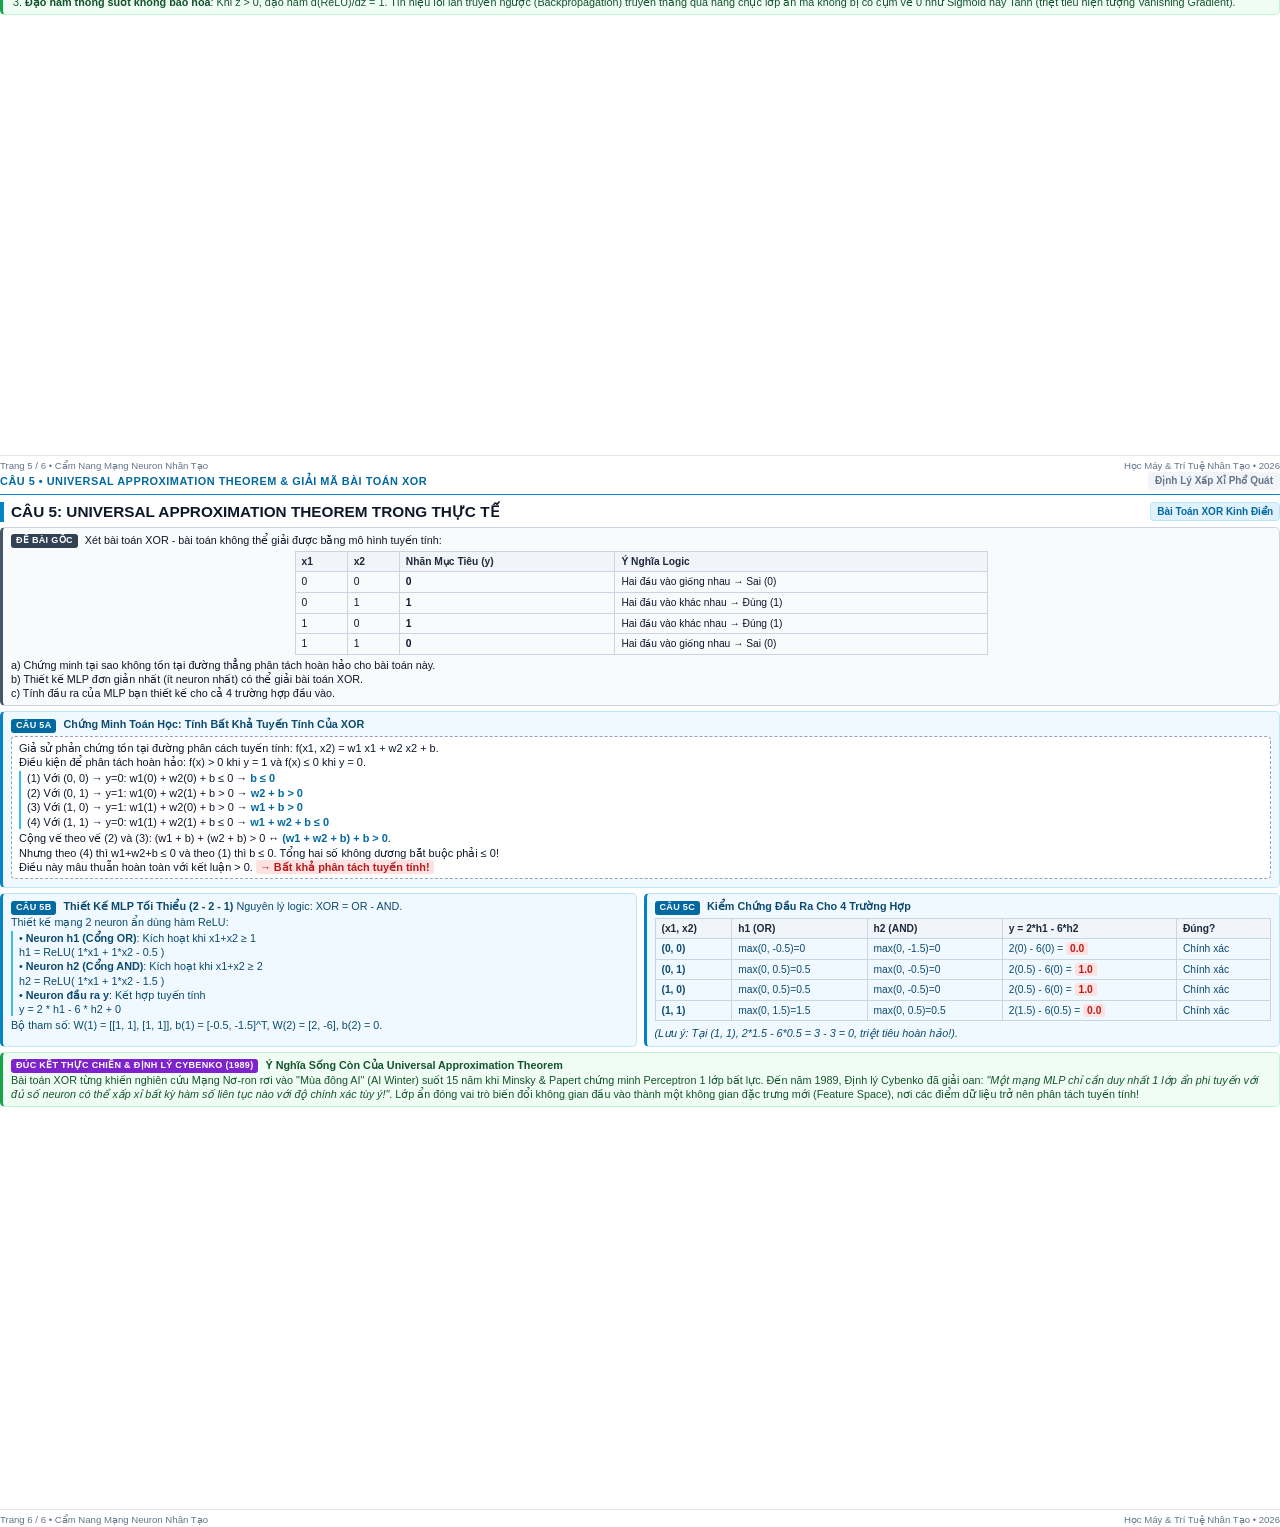
<file: docs/9.More/MangNeuron_BanChat_Va_LoiGiai.html>
<!DOCTYPE html>
<html lang="vi">
<head>
  <meta charset="UTF-8">
  <title>Mạng Neuron Nhân Tạo: Bản Chất Cốt Lõi & Lời Giải Chi Tiết</title>
  <style>
    @page {
      size: A4 portrait;
      margin: 9mm 11mm 9mm 11mm;
    }

    * {
      box-sizing: border-box;
      -webkit-print-color-adjust: exact !important;
      print-color-adjust: exact !important;
    }

    body {
      font-family: -apple-system, BlinkMacSystemFont, "Segoe UI", Roboto, "Helvetica Neue", Arial, sans-serif;
      font-size: 8.35pt;
      line-height: 1.32;
      color: #0f172a;
      background-color: #ffffff;
      margin: 0;
      padding: 0;
    }

    /* Page Container */
    .a4-page {
      width: 100%;
      height: 279mm;
      max-height: 279mm;
      page-break-after: always;
      break-after: page;
      display: flex;
      flex-direction: column;
      justify-content: flex-start;
      position: relative;
      overflow: hidden;
    }

    .a4-page:last-child {
      page-break-after: avoid;
      break-after: avoid;
    }

    /* Header & Footer */
    .page-header {
      display: flex;
      justify-content: space-between;
      align-items: center;
      border-bottom: 1.5px solid #0284c7;
      padding-bottom: 4px;
      margin-bottom: 7px;
    }
    .page-header .brand {
      font-weight: 800;
      font-size: 8.2pt;
      color: #0369a1;
      text-transform: uppercase;
      letter-spacing: 0.5px;
    }
    .page-header .doc-tag {
      font-size: 7.5pt;
      font-weight: 600;
      color: #64748b;
      background: #f1f5f9;
      padding: 2px 7px;
      border-radius: 4px;
    }

    .page-footer {
      margin-top: auto;
      border-top: 1px solid #e2e8f0;
      padding-top: 4px;
      display: flex;
      justify-content: space-between;
      align-items: center;
      font-size: 7.2pt;
      color: #64748b;
    }

    /* Typography & Sections */
    h1, h2, h3, h4, p {
      margin: 0 0 4px 0;
    }

    .section-title {
      font-size: 11.5pt;
      font-weight: 800;
      color: #0f172a;
      border-left: 4px solid #0284c7;
      padding-left: 7px;
      margin-bottom: 5px;
      display: flex;
      align-items: center;
      justify-content: space-between;
    }

    .section-title .score-tag {
      font-size: 7.5pt;
      font-weight: 700;
      background: #e0f2fe;
      color: #0369a1;
      padding: 2px 6px;
      border-radius: 4px;
      border: 1px solid #bae6fd;
    }

    /* Boxes */
    .box {
      border-radius: 5px;
      padding: 5px 8px;
      margin-bottom: 5px;
      font-size: 8.1pt;
    }

    .box-problem {
      background: #f8fafc;
      border: 1px solid #cbd5e1;
      border-left: 3.5px solid #475569;
    }

    .box-metaphor {
      background: #fffbeb;
      border: 1px solid #fde68a;
      border-left: 3.5px solid #d97706;
      color: #78350f;
    }

    .box-concept {
      background: #f0fdf4;
      border: 1px solid #bbf7d0;
      border-left: 3.5px solid #16a34a;
      color: #14532d;
    }

    .box-solution {
      background: #f0f9ff;
      border: 1px solid #bae6fd;
      border-left: 3.5px solid #0284c7;
      color: #0c4a6e;
    }

    .box-warning {
      background: #fef2f2;
      border: 1px solid #fecaca;
      border-left: 3.5px solid #dc2626;
      color: #7f1d1d;
    }

    .box-code {
      background: #0f172a;
      color: #f8fafc;
      border-radius: 5px;
      padding: 6px 8px;
      font-family: Consolas, "Courier New", monospace;
      font-size: 7.6pt;
      line-height: 1.35;
      margin-bottom: 5px;
    }

    .box-code pre {
      margin: 0;
      white-space: pre-wrap;
    }

    .badge {
      display: inline-block;
      font-size: 6.8pt;
      font-weight: 700;
      padding: 1px 5px;
      border-radius: 3px;
      text-transform: uppercase;
      letter-spacing: 0.3px;
      margin-right: 4px;
      vertical-align: middle;
    }
    .badge-problem { background: #334155; color: #ffffff; }
    .badge-metaphor { background: #b45309; color: #ffffff; }
    .badge-concept { background: #15803d; color: #ffffff; }
    .badge-solution { background: #0369a1; color: #ffffff; }
    .badge-code { background: #38bdf8; color: #0f172a; }
    .badge-takeaway { background: #7e22ce; color: #ffffff; }

    /* Tables */
    table {
      width: 100%;
      border-collapse: collapse;
      margin: 3px 0 5px 0;
      font-size: 7.7pt;
    }
    th, td {
      border: 1px solid #cbd5e1;
      padding: 3px 6px;
      text-align: left;
    }
    th {
      background: #f1f5f9;
      font-weight: 700;
      color: #1e293b;
    }

    /* Math Formulas */
    .math-block {
      background: #ffffff;
      border: 1px dashed #94a3b8;
      border-radius: 4px;
      padding: 4px 7px;
      margin: 3px 0;
      font-family: "Segoe UI", Roboto, sans-serif;
      font-size: 8.2pt;
      color: #0f172a;
    }
    .math-sym {
      font-weight: 700;
      color: #0369a1;
    }
    .math-res {
      font-weight: 800;
      color: #b91c1c;
      background: #fee2e2;
      padding: 1px 4px;
      border-radius: 3px;
    }
    .math-step {
      display: block;
      margin: 2px 0;
      padding-left: 6px;
      border-left: 2px solid #38bdf8;
    }

    /* Two-col layout */
    .two-cols {
      display: grid;
      grid-template-columns: 1fr 1fr;
      gap: 7px;
    }

    /* Cover specific */
    .cover-hero {
      background: linear-gradient(135deg, #0284c7 0%, #0369a1 50%, #0f172a 100%);
      color: #ffffff;
      padding: 18px 20px;
      border-radius: 8px;
      margin-bottom: 12px;
    }
    .cover-title {
      font-size: 19pt;
      font-weight: 900;
      line-height: 1.2;
      margin-bottom: 6px;
      letter-spacing: -0.5px;
    }
    .cover-subtitle {
      font-size: 9.8pt;
      font-weight: 400;
      color: #bae6fd;
      line-height: 1.35;
    }
    .cover-meta {
      margin-top: 10px;
      display: flex;
      gap: 12px;
      font-size: 7.8pt;
      color: #e0f2fe;
      border-top: 1px solid rgba(255, 255, 255, 0.2);
      padding-top: 8px;
    }
  </style>
</head>
<body>

  <!-- ==================== TRANG 1: BÌA & TỔNG QUAN ==================== -->
  <div class="a4-page">
    <div class="page-header">
      <span class="brand">Artificial Neural Networks &bull; Academic Playbook</span>
      <span class="doc-tag">Bộ Môn Học Máy & Trí Tuệ Nhân Tạo</span>
    </div>

    <div class="cover-hero">
      <div class="cover-title">MẠNG NEURON NHÂN TẠO<br>BẢN CHẤT CỐT LÕI & LỜI GIẢI CHI TIẾT</div>
      <div class="cover-subtitle">Từ nghiệm đóng Hồi quy Tuyến tính, Phân loại Logistic, Cơ chế phạt L1/L2 đến Lan truyền thuận MLP và Định lý Xấp xỉ Phổ quát XOR</div>
      <div class="cover-meta">
        <span>Tài liệu: Chuyên đề Mạng Neuron & Tối ưu</span>
        <span>Quy chuẩn: 100% Zero-Emoji & Native Math</span>
        <span>Khổ in: A4 Chuẩn In ấn</span>
      </div>
    </div>

    <div class="box box-concept" style="margin-bottom: 8px;">
      <span class="badge badge-concept">Triết Lý Sư Phạm</span>
      <b>Học Bản Chất Để Ứng Dụng Bền Vững</b>
      <p style="margin-top: 3px;">
        Toán học trong Deep Learning không phải rào cản đánh đố, mà là <i>ngôn ngữ chính xác</i> để mô tả trực giác vật lý. Mọi phương trình ma trận hay đạo hàm hàm mất mát đều bắt nguồn từ nhu cầu thực tiễn: đo lường độ sai lệch, trừng phạt sự ngạo mạn khi phán đoán, ép mạng nơ-ron chọn lọc thông tin tinh gọn và uốn lượn ranh giới để giải quyết những bài toán thế giới thực phi tuyến tính.
      </p>
    </div>

    <div class="section-title">
      <span>MỤC LỤC 5 DẠNG BÀI TOÁN TRỌNG TÂM</span>
      <span class="score-tag">5 Bài Toán Nền Tảng</span>
    </div>

    <table>
      <thead>
        <tr>
          <th style="width: 8%;">Câu</th>
          <th style="width: 25%;">Chủ Đề Trọng Tâm</th>
          <th style="width: 37%;">Bản Chất Cốt Lõi & Trực Giác Đời Thực</th>
          <th style="width: 30%;">Nghiệm Số & Kết Quả Then Chốt</th>
        </tr>
      </thead>
      <tbody>
        <tr>
          <td style="font-weight: 800; color: #0284c7;">Câu 1</td>
          <td><b>Nghiệm Đóng Hồi Quy Tuyến Tính</b></td>
          <td>Chiếc kiềng 3 chân; ma trận Gram X^T X đo độ xô lệch/tương quan giữa các góc nhìn; điều kiện khả nghịch để nghiệm không bị sụp đổ vô định.</td>
          <td>X^T X đối xứng; det(X^T X) = 1; w = [0, 2, 0]^T; sai số bình phương bằng 0.</td>
        </tr>
        <tr>
          <td style="font-weight: 800; color: #0284c7;">Câu 2</td>
          <td><b>Hồi Quy Logistic & Cross-Entropy</b></td>
          <td>Mức độ tự tin của nhân chứng và hình phạt nói dối; hàm mất mát Cross-Entropy phạt theo cấp số mũ vô tận và triệt tiêu bão hòa đạo hàm Sigmoid.</td>
          <td>z1 = -0.5, y1_hat = 0.3775, L1 = 0.9741; z2 = 0.0, y2_hat = 0.5000, L2 = 0.6931.</td>
        </tr>
        <tr>
          <td style="font-weight: 800; color: #0284c7;">Câu 3</td>
          <td><b>So Sánh Ridge (L2) & LASSO (L1)</b></td>
          <td>Cảnh sát phạt năng lượng (co nhỏ đều) vs Cảnh sát cắt phăng án phạt cố định; hình học quả cầu trơn vs kim cương góc nhọn tạo trọng số 0.</td>
          <td>grad(L2) = w, subgrad(L1) = sign(w); lambda=0.1: Penalty L1 = 0.0900 gấp 5.14 lần L2 = 0.0175.</td>
        </tr>
        <tr>
          <td style="font-weight: 800; color: #0284c7;">Câu 4</td>
          <td><b>Lan Truyền Thuận MLP & Hàm ReLU</b></td>
          <td>Dây chuyền 2 công đoạn và chiếc van 1 chiều Diode bán dẫn; nếu không có ReLU, 100 lớp tuyến tính cũng chỉ suy biến thành 1 ma trận duy nhất.</td>
          <td>z(1) = [0.5, 0.25]^T; a(1) = [0.5, 0.25]^T; z(2) = 0.325 (đầu ra mạng cuối cùng).</td>
        </tr>
        <tr>
          <td style="font-weight: 800; color: #0284c7;">Câu 5</td>
          <td><b>Bài Toán XOR & Universal Approx</b></td>
          <td>Bàn cờ ca-rô 4 ô chéo: một nhát kiếm thẳng bất khả phân tách; thiết kế MLP 2-2-1 với ReLU bẻ gập không gian, kẹp dải phân loại hoàn hảo.</td>
          <td>Chứng minh mâu thuẫn b &le; 0 vs 2b &gt; 0; MLP 2-2-1: W(1), b(1), W(2)=[2, -6] giải đúng 4/4 điểm.</td>
        </tr>
      </tbody>
    </table>

    <div class="box box-problem" style="margin-top: 6px;">
      <span class="badge badge-problem">Bản Đồ Tư Duy Kiến Trúc</span>
      <b>Lộ Trình Tiến Hóa Từ Tuyến Tính Sang Deep Learning</b>
      <div style="display: flex; justify-content: space-between; margin-top: 4px; font-size: 7.7pt; line-height: 1.28;">
        <div style="flex: 1; padding: 4px; background: #ffffff; border-radius: 4px; border: 1px solid #cbd5e1; margin-right: 4px;">
          <b style="color: #0369a1;">1. Tuyến tính thuần</b><br>
          Hồi quy OLS, ma trận X^T X, nghiệm đóng giải tích. Giới hạn: Chỉ khớp mặt phẳng phẳng.
        </div>
        <div style="flex: 1; padding: 4px; background: #ffffff; border-radius: 4px; border: 1px solid #cbd5e1; margin-right: 4px;">
          <b style="color: #0369a1;">2. Phân loại & Co cụm</b><br>
          Logistic Sigmoid, Cross-Entropy Loss, Regularization L1/L2 kiểm soát trọng số và overfitting.
        </div>
        <div style="flex: 1; padding: 4px; background: #ffffff; border-radius: 4px; border: 1px solid #cbd5e1;">
          <b style="color: #0369a1;">3. Mạng nơ-ron sâu</b><br>
          Lớp ẩn (Hidden Layer) + Kích hoạt phi tuyến (ReLU) bẻ gãy không gian, giải mã bài toán XOR.
        </div>
      </div>
    </div>

    <div class="page-footer">
      <span>Trang 1 / 6 &bull; Cẩm Nang Mạng Neuron Nhân Tạo</span>
      <span>Học Máy & Trí Tuệ Nhân Tạo &bull; 2026</span>
    </div>
  </div>

  <!-- ==================== TRANG 2: CÂU 1 - HỒI QUY TUYẾN TÍNH ==================== -->
  <div class="a4-page">
    <div class="page-header">
      <span class="brand">Câu 1 &bull; Nghiệm Đóng Hồi Quy Tuyến Tính (OLS Normal Equation)</span>
      <span class="doc-tag">Ma Trận Gram & Khả Nghịch</span>
    </div>

    <div class="section-title">
      <span>CÂU 1: HIỂU VỀ CÔNG THỨC NGHIỆM HỒI QUY TUYẾN TÍNH</span>
      <span class="score-tag">Đại Số Tuyến Tính Ứng Dụng</span>
    </div>

    <div class="box box-problem">
      <span class="badge badge-problem">Đề Bài Gốc</span>
      Cho tập dữ liệu nhỏ với 3 mẫu và 2 đặc trưng (không tính bias):
      <div class="math-block" style="text-align: center; margin: 3px 0;">
        X = [ [1, 2, 1], [1, 3, 2], [1, 1, 1] ] , &nbsp; t = [ 4, 6, 2 ]^T
      </div>
      <i>(Ghi chú: Cột 1 toàn 1 là cột hệ số chặn bias x0 = 1; cột 2 là đặc trưng x1; cột 3 là đặc trưng x2).</i><br>
      a) Tính ma trận X^T X và giải thích ý nghĩa của từng phần tử trong ma trận này.<br>
      b) Tính định thức của X^T X và giải thích tại sao ma trận này phải khả nghịch.<br>
      c) Tìm vector trọng số w sử dụng công thức nghiệm đóng.
    </div>

    <div class="box box-metaphor">
      <span class="badge badge-metaphor">Ẩn Dụ Thực Tế</span>
      <b>Chiếc Kiềng Ba Chân & Lăng Kính Đa Góc Độ</b><br>
      Hãy tưởng tượng bạn định giá ngôi nhà dựa vào 2 camera quan sát (x1: diện tích, x2: số phòng). Ma trận X^T X chính là chiếc máy kiểm tra góc đặt của 2 camera:
      <ul>
        <li style="margin-bottom: 2px;"><b>Đường chéo chính</b>: Cường độ tín hiệu độc lập của từng camera (tổng bình phương giá trị).</li>
        <li><b>Phần tử ngoài đường chéo</b>: Góc chồng lấn giữa 2 camera. Nếu 2 camera nhìn cùng một góc (x1 tỷ lệ hoàn toàn với x2), thông tin bị trùng lắp (đa cộng tuyến), kiềng ba chân bị gãy gập, định thức det = 0 và toán học không thể tìm ra giá trị độc lập của từng camera!</li>
      </ul>
    </div>

    <div class="box box-solution">
      <span class="badge badge-solution">Lời Giải Chi Tiết</span>
      <b>a) Tính ma trận X^T X & Giải mã ý nghĩa từng phần tử</b>
      <div class="math-block">
        X^T = [ [1, 1, 1], [2, 3, 1], [1, 2, 1] ] &nbsp;&times;&nbsp; X = [ [1, 2, 1], [1, 3, 2], [1, 1, 1] ]<br>
        <div class="math-step">
          &bull; Hàng 1: [ 1+1+1=3 , 2+3+1=6 , 1+2+1=4 ]<br>
          &bull; Hàng 2: [ 2+3+1=6 , 4+9+1=14 , 2+6+1=9 ]<br>
          &bull; Hàng 3: [ 1+2+1=4 , 2+6+1=9 , 1+4+1=6 ]
        </div>
        &rarr; <span class="math-sym">X^T X =</span> [ [3, 6, 4], [6, 14, 9], [4, 9, 6] ] (Ma trận đối xứng kích thước 3&times;3).
      </div>
      <b>Ý nghĩa toán học:</b> Phần tử đường chéo chính (j, j) là tổng bình phương đặc trưng j (&Sigma; x_nj^2). Phần tử chéo (j, k) với j &ne; k là tích tương quan cặp (&Sigma; x_nj x_nk). X^T X chính là ma trận hiệp phương sai chưa chuẩn hóa (Gram Matrix).
    </div>

    <div class="two-cols">
      <div class="box box-solution">
        <span class="badge badge-solution">Câu 1b</span>
        <b>Tính Định Thức & Tính Khả Nghịch</b>
        <div class="math-block">
          Tính det(X):<br>
          det(X) = 1(3&times;1 - 2&times;1) - 2(1&times;1 - 2&times;1) + 1(1&times;1 - 3&times;1)<br>
          det(X) = 1(1) - 2(-1) + 1(-2) = 1 + 2 - 2 = <span class="math-res">1</span>.<br>
          &rarr; <span class="math-sym">det(X^T X)</span> = (det(X))^2 = 1^2 = <span class="math-res">1</span>.
        </div>
        <b>Tại sao phải khả nghịch?</b><br>
        Để tìm nghiệm duy nhất từ đạo hàm grad L = 0 &harr; (X^T X)w = X^T t, hệ phương trình phải có nghiệm duy nhất &harr; det(X^T X) &ne; 0. Nếu suy biến (det=0), các cột phụ thuộc tuyến tính, có vô số nghiệm và nghiệm không ổn định.
      </div>

      <div class="box box-solution">
        <span class="badge badge-solution">Câu 1c</span>
        <b>Tìm Vector Trọng Số w</b>
        <div class="math-block">
          Vì X vuông khả nghịch: w = X^-1 t.<br>
          Ma trận nghịch đảo X^-1:<br>
          X^-1 = [ [1, -1, 1], [1, 0, -1], [-2, 1, 1] ]<br>
          Nhân với vector mục tiêu t = [4, 6, 2]^T:<br>
          <div class="math-step">
            w0 = 1(4) - 1(6) + 1(2) = 4 - 6 + 2 = <span class="math-res">0</span><br>
            w1 = 1(4) + 0(6) - 1(2) = 4 - 2 = <span class="math-res">2</span><br>
            w2 = -2(4) + 1(6) + 1(2) = -8 + 6 + 2 = <span class="math-res">0</span>
          </div>
          &rarr; Vector trọng số: <span class="math-res">w = [0, 2, 0]^T</span>.
        </div>
        <b>Kiểm chứng:</b> Xw = [0+2(2)+0, 0+2(3)+0, 0+2(1)+0]^T = [4, 6, 2]^T &equiv; t (Khớp hoàn hảo 100%!).
      </div>
    </div>

    <div class="box box-concept">
      <span class="badge badge-takeaway">Đúc Kết Thực Chiến</span>
      Nghiệm w = [0, 2, 0]^T cho thấy biến mục tiêu t hoàn toàn chỉ phụ thuộc tuyến tính vào đặc trưng x1 (với hệ số 2: t = 2 * x1). Đặc trưng x2 thừa thãi (hệ số 0) và hệ số chặn bias = 0.
    </div>

    <div class="page-footer">
      <span>Trang 2 / 6 &bull; Cẩm Nang Mạng Neuron Nhân Tạo</span>
      <span>Học Máy & Trí Tuệ Nhân Tạo &bull; 2026</span>
    </div>
  </div>

  <!-- ==================== TRANG 3: CÂU 2 - HỒI QUY LOGISTIC ==================== -->
  <div class="a4-page">
    <div class="page-header">
      <span class="brand">Câu 2 &bull; Hồi Quy Logistic & Phân Tích Hàm Mất Mát Cross-Entropy</span>
      <span class="doc-tag">Xác Suất Sigmoid & Triệt Tiêu Gradient</span>
    </div>

    <div class="section-title">
      <span>CÂU 2: PHÂN TÍCH HÀM MẤT MÁT TRONG HỒI QUY LOGISTIC</span>
      <span class="score-tag">Phân Loại Nhị Phân</span>
    </div>

    <div class="box box-problem">
      <span class="badge badge-problem">Đề Bài Gốc</span>
      Cho 2 điểm dữ liệu với nhãn nhị phân:
      <div class="math-block" style="text-align: center; margin: 3px 0;">
        x1 = [1, 2]^T, y1 = 1 &nbsp;&bull;&nbsp; x2 = [1, 1]^T, y2 = 0 &nbsp;&bull;&nbsp; w = [0.5, -0.5]^T
      </div>
      a) Tính xác suất dự đoán y_hat1 và y_hat2 cho cả hai điểm.<br>
      b) Tính hàm cross-entropy loss cho từng điểm dữ liệu.<br>
      c) Giải thích tại sao hàm cross-entropy phù hợp cho bài toán phân loại nhị phân.
    </div>

    <div class="box box-metaphor">
      <span class="badge badge-metaphor">Ẩn Dụ Thực Tế</span>
      <b>Mức Độ Tự Tin Của Nhân Chứng & Hình Phạt Nói Dối</b><br>
      Hàm Sigmoid &sigma;(z) đóng vai trò chuyển đổi điểm số thô thành mức độ tự tin (xác suất từ 0% đến 100%).
      Nếu một nhân chứng trước tòa quả quyết 99% một người có tội (y_hat = 0.99) nhưng bằng chứng sau đó chứng minh người đó vô tội (y = 0):
      <ul>
        <li>Nếu dùng sai số bình phương (MSE), hình phạt tối đa chỉ là (0 - 0.99)^2 &asymp; 0.98 (quá nhẹ, nhân chứng không sợ).</li>
        <li>Hàm Cross-Entropy phạt theo hàm số mũ vô tận: -ln(1 - 0.99) = -ln(0.01) &asymp; 4.6 (và tiến tới &infin; nếu chắc chắn 100%). Hình phạt vô cực này buộc mạng nơ-ron phải sửa sai ngay lập tức!</li>
      </ul>
    </div>

    <div class="two-cols">
      <div class="box box-solution">
        <span class="badge badge-solution">Câu 2a</span>
        <b>Tính Xác Suất Dự Đoán Sigmoid</b>
        <div class="math-block">
          Công thức: &sigma;(z) = 1 / (1 + e^-z)<br>
          <b>Điểm x1 = [1, 2]^T:</b><br>
          z1 = w^T x1 = 0.5(1) + (-0.5)(2) = 0.5 - 1.0 = <span class="math-sym">-0.5</span><br>
          y_hat1 = 1 / (1 + e^0.5) = 1 / (1 + 1.6487)<br>
          <div class="math-step">
            y_hat1 = 1 / 2.6487 &asymp; <span class="math-res">0.3775</span> (hay 37.75%)
          </div>
          <b>Điểm x2 = [1, 1]^T:</b><br>
          z2 = w^T x2 = 0.5(1) + (-0.5)(1) = 0.5 - 0.5 = <span class="math-sym">0.0</span><br>
          y_hat2 = 1 / (1 + e^0) = 1 / (1 + 1)<br>
          <div class="math-step">
            y_hat2 = 1 / 2.0000 = <span class="math-res">0.5000</span> (hay 50.00%)
          </div>
        </div>
      </div>

      <div class="box box-solution">
        <span class="badge badge-solution">Câu 2b</span>
        <b>Tính Hàm Cross-Entropy Loss</b>
        <div class="math-block">
          L = - [ y * ln(y_hat) + (1-y) * ln(1 - y_hat) ]<br>
          <b>Với điểm x1 (y1 = 1):</b><br>
          L1 = - ln(y_hat1) = - ln(0.3775)<br>
          <div class="math-step">
            L1 = - (-0.9741) = <span class="math-res">0.9741</span>
          </div>
          <i>(Vì y1=1 mà mô hình chỉ đoán 37.75% nên mất mát khá cao).</i><br>
          <b>Với điểm x2 (y2 = 0):</b><br>
          L2 = - ln(1 - y_hat2) = - ln(1 - 0.5000)<br>
          <div class="math-step">
            L2 = - ln(0.5000) = ln(2) &asymp; <span class="math-res">0.6931</span>
          </div>
          <i>(Mô hình phân vân 50-50, mất mát bằng đúng ln(2)).</i>
        </div>
      </div>
    </div>

    <div class="box box-concept">
      <span class="badge badge-concept">Câu 2c &bull; Bản Chất Sâu Sắc</span>
      <b>Ba Lý Do Hàm Cross-Entropy Là Chuẩn Mực Tuyệt Đối Cho Phân Loại Nhị Phân</b>

      <div style="margin-top: 2px; font-size: 7.9pt;">
        <b>1. Nguyên lý Hợp lý Cực đại (MLE)</b>: Xuất phát từ phân phối Bernoulli P(y|x) = y_hat^y * (1 - y_hat)^(1-y). Lấy -ln(P) trực tiếp sinh ra Cross-Entropy. Tối thiểu hóa mất mát tương đương tối đa hóa xác suất thực tế.
      </div>
      <div style="margin-top: 2px; font-size: 7.9pt;">
        <b>2. Hình phạt bất đối xứng vô cực</b>: Khi y = 1 mà y_hat &rarr; 0, mất mát -ln(y_hat) &rarr; +&infin;. Mô hình bị phạt nặng không giới hạn nếu tự tin vào phán đoán sai lệch.
      </div>

      <div style="margin-top: 3px; padding: 4px 6px; background: #ffffff; border: 1px solid #cbd5e1; border-radius: 4px;">
        <b>3. Cơ chế triệt tiêu bão hòa đạo hàm (Giải quyết triệt để Vanishing Gradient):</b>
        <div style="font-size: 7.6pt; color: #475569; margin: 1px 0;">
          Đạo hàm của hàm Sigmoid y_hat = 1 / (1 + e^-z) theo biến z là: <b>d(y_hat)/dz = y_hat * (1 - y_hat)</b>.
        </div>

        <table style="width: 100%; margin: 2px 0 0 0; font-size: 7.5pt;">
          <thead>
            <tr style="background: #f8fafc;">
              <th style="width: 50%; color: #dc2626; border-color: #fecaca; background: #fef2f2; padding: 2px 5px;">Nếu dùng sai số bình phương (MSE)</th>
              <th style="width: 50%; color: #16a34a; border-color: #bbf7d0; background: #f0fdf4; padding: 2px 5px;">Nếu dùng hàm Cross-Entropy Loss (Chuẩn)</th>
            </tr>
          </thead>
          <tbody>
            <tr>
              <td style="vertical-align: top; border-color: #fecaca; background: #fffafb; padding: 3px 5px;">
                &bull; <b>Hàm mất mát:</b> L_MSE = (1/2) * (y_hat - y)^2<br>
                &bull; <b>Đạo hàm Chain Rule:</b><br>
                dL/dz = [ dL/d(y_hat) ] &times; [ d(y_hat)/dz ]<br>
                <span style="color: #b91c1c; font-weight: 700;">dL/dz = (y_hat - y) &times; [ y_hat * (1 - y_hat) ]</span><br>
                <div style="margin-top: 2px; color: #991b1b; font-size: 7.2pt; line-height: 1.22;">
                  <b>Hậu quả khi đoán sai bét:</b> Khi y = 1 mà y_hat = 0.001:<br>
                  Cụm y_hat*(1-y_hat) &asymp; 0.001 &times; 0.999 &asymp; 0.001.<br>
                  &rArr; dL/dz = (-0.999) &times; 0.001 &asymp; <b>-0.001 &asymp; 0</b>!<br>
                  <i>Gradient triệt tiêu, mạng bị tê liệt không thể học!</i>
                </div>
              </td>
              <td style="vertical-align: top; border-color: #bbf7d0; background: #fafffc; padding: 3px 5px;">
                &bull; <b>Hàm mất mát:</b> L_CE = - [ y ln(y_hat) + (1-y) ln(1-y_hat) ]<br>
                &bull; <b>Đạo hàm Chain Rule:</b><br>
                dL/d(y_hat) = - y/y_hat + (1-y)/(1-y_hat) = (y_hat - y) / [ y_hat * (1 - y_hat) ]<br>
                <span style="color: #15803d; font-weight: 700;">dL/dz = dL/d(y_hat) &times; d(y_hat)/dz = y_hat - y</span><br>
                <div style="margin-top: 2px; color: #166534; font-size: 7.2pt; line-height: 1.22;">
                  <b>Ưu điểm vượt trội:</b> Mẫu số triệt tiêu gọn cụm y_hat*(1-y_hat)!<br>
                  Khi y = 1 mà y_hat = 0.001:<br>
                  &rArr; dL/dz = 0.001 - 1 = <b>-0.999 (Lực kéo cực đại)</b>.<br>
                  <i>Càng đoán sai nhiều, gradient càng mạnh, học cực nhanh!</i>
                </div>
              </td>
            </tr>
          </tbody>
        </table>
      </div>
    </div>

    <div class="page-footer">
      <span>Trang 3 / 6 &bull; Cẩm Nang Mạng Neuron Nhân Tạo</span>
      <span>Học Máy & Trí Tuệ Nhân Tạo &bull; 2026</span>
    </div>
  </div>

  <!-- ==================== TRANG 4: CÂU 3 - RIDGE VS LASSO ==================== -->
  <div class="a4-page">
    <div class="page-header">
      <span class="brand">Câu 3 &bull; So Sánh Ridge (L2) & LASSO (L1) Regularization</span>
      <span class="doc-tag">Hình Học Ràng Buộc & Nghiệm Thưa (Sparsity)</span>
    </div>

    <div class="section-title">
      <span>CÂU 3: SO SÁNH RIDGE VÀ LASSO REGULARIZATION</span>
      <span class="score-tag">Kiểm Soát Overfitting</span>
    </div>

    <div class="box box-problem">
      <span class="badge badge-problem">Đề Bài Gốc</span>
      Cho hàm mất mát hồi quy tuyến tính với regularization:
      <div class="math-block" style="text-align: center; margin: 3px 0;">
        L(w) = 1/2 &Sigma; (tn - w^T xn)^2 + &lambda; R(w) &nbsp;&bull;&nbsp; R(w) = 1/2 w^T w (Ridge) &nbsp;hoặc&nbsp; R(w) = &Sigma; |wi| (LASSO)
      </div>
      a) Tính đạo hàm của R(w) cho cả hai trường hợp.<br>
      b) Giải thích tại sao LASSO có xu hướng tạo ra các trọng số bằng 0.<br>
      c) Cho &lambda; = 0.1, so sánh mức độ penalty của hai phương pháp khi w = [0.1, 0.5, -0.3]^T.
    </div>

    <div class="box box-metaphor">
      <span class="badge badge-metaphor">Ẩn Dụ Thực Tế</span>
      <b>Hai Vị Quan Tòa & Quả Cầu Tròn vs Viên Kim Cương Góc Nhọn</b><br>
      <ul>
        <li style="margin-bottom: 2px;"><b>Quan tòa Ridge (L2 - Phạt theo bình phương)</b>: "Thằng nào trọng số to ta phạt nặng theo bình phương, thằng nào nhỏ ta phạt nhẹ". Do đó, khi trọng số co dần về 0.001, mức phạt siêu nhỏ khiến Ridge hài lòng và dừng lại, không bao giờ ép về 0 tuyệt đối.</li>
        <li><b>Quan tòa LASSO (L1 - Phạt đồng mức không đổi)</b>: "Bất kể ngươi to hay nhỏ, mỗi bước đi đều bị phạt đúng 1 khoản cố định". Lực kéo không đổi này kéo phăng các trọng số nhỏ qua vạch số 0 và kẹp dính tại 0, biến mô hình thành một bộ tự động lọc bỏ các đặc trưng thừa thãi!</li>
      </ul>
    </div>

    <div class="two-cols">
      <div class="box box-solution">
        <span class="badge badge-solution">Câu 3a</span>
        <b>Đạo Hàm Của R(w)</b>
        <div class="math-block">
          <b>1. Ridge Regularization (L2):</b><br>
          R(w) = 1/2 &Sigma; wi^2 &rarr; <span class="math-res">grad_w R(w) = w</span><br>
          <i>(Với từng phần tử: &part;R/&part;wi = wi). Đạo hàm khả vi liên tục mọi nơi.</i><br><br>
          <b>2. LASSO Regularization (L1):</b><br>
          R(w) = &Sigma; |wi|. Hàm không khả vi tại wi = 0. Ta dùng dưới đạo hàm (Subgradient):<br>
          <span class="math-res">&part;R/&part;wi = sign(wi)</span> =
          <div class="math-step">
            +1 khi wi &gt; 0<br>
            -1 khi wi &lt; 0<br>
            [-1, 1] khi wi = 0
          </div>
        </div>
      </div>

      <div class="box box-solution">
        <span class="badge badge-solution">Câu 3c</span>
        <b>Tính & So Sánh Mức Phạt Khi &lambda; = 0.1</b>
        <div class="math-block">
          w = [0.1, 0.5, -0.3]^T<br>
          &bull; w^T w = 0.1^2 + 0.5^2 + (-0.3)^2 = 0.01 + 0.25 + 0.09 = <span class="math-sym">0.35</span><br>
          &bull; &Sigma; |wi| = |0.1| + |0.5| + |-0.3| = 0.1 + 0.5 + 0.3 = <span class="math-sym">0.90</span><br><br>
          <b>Mức phạt Ridge (L2):</b><br>
          Penalty_Ridge = &lambda; &times; (1/2 w^T w) = 0.1 &times; 0.5 &times; 0.35<br>
          <div class="math-step">
            Penalty_Ridge = <span class="math-res">0.0175</span>
          </div>
          <b>Mức phạt LASSO (L1):</b><br>
          Penalty_LASSO = &lambda; &times; &Sigma; |wi| = 0.1 &times; 0.90<br>
          <div class="math-step">
            Penalty_LASSO = <span class="math-res">0.0900</span>
          </div>
        </div>
        <b>Kết luận:</b> Penalty_LASSO (0.0900) cao gấp <b>5.14 lần</b> Penalty_Ridge (0.0175). Khi các trọng số nhỏ (|wi| &lt; 1), bình phương làm chúng tiêu giảm nhanh, do đó L1 phạt các trọng số nhỏ nghiêm khắc hơn L2 rất nhiều!
      </div>
    </div>

    <div class="box box-concept">
      <span class="badge badge-concept">Câu 3b &bull; Bản Chất Hình Học</span>
      <b>Tại Sao LASSO Tạo Ra Trọng Số Bằng 0 Tuyệt Đối (Sparse Weights)?</b>
      <div style="display: flex; gap: 8px; margin-top: 2px;">
        <div style="flex: 1;">
          <b>1. Góc nhìn Hình học Không gian Ràng buộc (KKT Conditions)</b><br>
          Trong không gian 2D (w1, w2):<br>
          &bull; Vùng ràng buộc của Ridge là hình tròn trơn w1^2 + w2^2 &le; C. Đường đồng mức sai số (hình elip) tiếp xúc với đường tròn tại các điểm trơn bất kỳ, xác suất rơi trúng trục tọa độ bằng 0.<br>
          &bull; Vùng ràng buộc của LASSO là <b>hình thoi có các đỉnh nhọn</b> nằm ngay trên các trục tọa độ (|w1| + |w2| &le; C). Khi elip sai số nở rộng ra từ tâm, điểm tiếp xúc đầu tiên có xác suất cực cao rơi trúng các góc nhọn này &rarr; ép biến tương ứng bằng đúng 0!
        </div>
        <div style="flex: 1;">
          <b>2. Góc nhìn Động lực học Cập nhật Gradient</b><br>
          &bull; Ridge: &Delta;w &prop; -&lambda; w. Lực kéo tỷ lệ với độ lớn w. Càng gần 0 lực kéo càng triệt tiêu &rarr; chỉ tiệm cận 0.<br>
          &bull; LASSO: &Delta;w &prop; -&lambda; sign(w). Lực kéo có độ lớn không đổi &lambda;. Ngay cả khi w = 0.0001, lực kéo vẫn là &lambda;, kéo thẳng w qua 0 và kẹp dính lại điểm cực tiểu 0 bằng toán tử Soft-Thresholding:
          <div class="math-step">
            S_&lambda;(w) = sign(w) * max(0, |w| - &lambda;)
          </div>
        </div>
      </div>
    </div>

    <div class="page-footer">
      <span>Trang 4 / 6 &bull; Cẩm Nang Mạng Neuron Nhân Tạo</span>
      <span>Học Máy & Trí Tuệ Nhân Tạo &bull; 2026</span>
    </div>
  </div>

  <!-- ==================== TRANG 5: CÂU 4 - LAN TRUYỀN THUẬN MLP ==================== -->
  <div class="a4-page">
    <div class="page-header">
      <span class="brand">Câu 4 &bull; Phân Tích Lan Truyền Thuận Trong MLP & Hàm Kích Hoạt ReLU</span>
      <span class="doc-tag">Forward Propagation & Non-Linearity</span>
    </div>

    <div class="section-title">
      <span>CÂU 4: PHÂN TÍCH LAN TRUYỀN THUẬN TRONG MLP</span>
      <span class="score-tag">Mạng 2 Lớp (Multi-Layer Perceptron)</span>
    </div>

    <div class="box box-problem">
      <span class="badge badge-problem">Đề Bài Gốc</span>
      Xét MLP 2 lớp với các tham số:
      <div class="math-block" style="text-align: center; margin: 3px 0;">
        W(1) = [ [0.5, -0.2], [0.3, 0.1] ], &nbsp; b(1) = [ 0.1, -0.1 ]^T<br>
        W(2) = [ 0.4, -0.3 ], &nbsp; b(2) = 0.2<br>
        Đầu vào: x = [ 1.0, 0.5 ]^T, sử dụng hàm kích hoạt ReLU: ReLU(z) = max(0, z)
      </div>
      a) Tính đầu ra của lớp ẩn đầu tiên.<br>
      b) Tính đầu ra cuối cùng của mạng.<br>
      c) Giải thích vai trò của hàm kích hoạt ReLU trong việc tạo tính phi tuyến.
    </div>

    <div class="box box-metaphor">
      <span class="badge badge-metaphor">Ẩn Dụ Thực Tế</span>
      <b>Dây Chuyền Chế Biến Hai Công Đoạn & Chiếc Van Một Chiều (Diode Bán Dẫn)</b><br>
      Lớp ẩn thứ nhất giống như một xưởng lọc thô, lớp thứ hai là khâu hoàn thiện sản phẩm.
      Hàm kích hoạt ReLU hoạt động giống hệt một chiếc van 1 chiều (hoặc linh kiện bán dẫn Diode):
      Nếu áp suất đẩy vào là dương (z &gt; 0), dòng điện/chất lỏng đi qua trọn vẹn không suy xuyển (hệ số góc = 1). Nhưng nếu áp suất âm (z &le; 0), chiếc van lập tức sập khóa chặt chặn đứng tín hiệu rác! Điểm gãy gập tại số 0 này chính là chìa khóa bẻ cong không gian toán học!
    </div>

    <div class="two-cols">
      <div class="box box-solution">
        <span class="badge badge-solution">Câu 4a</span>
        <b>Tính Đầu Ra Lớp Ẩn Đầu Tiên</b>
        <div class="math-block">
          Tính tổng có trọng số z(1) = W(1) x + b(1):<br>
          z(1) = [ [0.5, -0.2], [0.3, 0.1] ] [ 1.0, 0.5 ]^T + [ 0.1, -0.1 ]^T<br>
          <div class="math-step">
            &bull; Neuron ẩn 1:<br>
            z1(1) = (0.5 &times; 1.0) + (-0.2 &times; 0.5) + 0.1<br>
            z1(1) = 0.5 - 0.1 + 0.1 = <span class="math-sym">0.50</span><br>
            &bull; Neuron ẩn 2:<br>
            z2(1) = (0.3 &times; 1.0) + (0.1 &times; 0.5) + (-0.1)<br>
            z2(1) = 0.3 + 0.05 - 0.1 = <span class="math-sym">0.25</span>
          </div>
          &rarr; z(1) = [ 0.50, 0.25 ]^T.<br>
          Áp dụng hàm kích hoạt ReLU: a(1) = max(0, z(1)):<br>
          <div class="math-step">
            a1(1) = max(0, 0.50) = <span class="math-res">0.50</span><br>
            a2(1) = max(0, 0.25) = <span class="math-res">0.25</span>
          </div>
          &rarr; Đầu ra lớp ẩn: <span class="math-res">a(1) = [ 0.50, 0.25 ]^T</span>.
        </div>
      </div>

      <div class="box box-solution">
        <span class="badge badge-solution">Câu 4b</span>
        <b>Tính Đầu Ra Cuối Cùng Của Mạng</b>
        <div class="math-block">
          Tính đầu ra lớp thứ hai z(2) = W(2) a(1) + b(2):<br>
          z(2) = [ 0.4, -0.3 ] [ 0.50, 0.25 ]^T + 0.2<br>
          <div class="math-step">
            z(2) = (0.4 &times; 0.50) + (-0.3 &times; 0.25) + 0.2<br>
            z(2) = 0.20 - 0.075 + 0.20<br>
            z(2) = 0.40 - 0.075 = <span class="math-res">0.325</span>
          </div>
          &rarr; Đầu ra cuối cùng của mạng: <span class="math-res">y_hat = 0.325</span>.
        </div>
        <b>Ý nghĩa thực thi:</b> Cả 2 neuron ẩn đều có giá trị tiền kích hoạt dương nên đều vượt qua ngưỡng mở van của ReLU, đóng góp đầy đủ vào tín hiệu tổng hợp đầu ra.
      </div>
    </div>

    <div class="box box-concept">
      <span class="badge badge-concept">Câu 4c &bull; Bản Chất Sâu Sắc</span>
      <b>Vai Trò Cốt Tử Của Hàm Kích Hoạt ReLU Trong Việc Tạo Tính Phi Tuyến</b>
      <ol style="margin: 2px 0 0 14px; padding: 0;">
        <li style="margin-bottom: 2px;">
          <b>Ngăn chặn sự sụp đổ tuyến tính (Prevent Linear Collapse)</b>: Nếu không có hàm kích hoạt phi tuyến (hoặc dùng hàm đồng nhất f(z)=z), mạng N lớp sẽ là: y = W(N) &hellip; (W(2)(W(1)x + b(1)) + b(2)) = W_tong * x + b_tong. Tích của hàng loạt ma trận tuyến tính chỉ là một ma trận tuyến tính duy nhất! Mạng sâu 100 lớp cũng chỉ mạnh ngang một mô hình hồi quy tuyến tính lớp 10.
        </li>
        <li style="margin-bottom: 2px;">
          <b>Uốn lượn và phân mảnh không gian (Piecewise Linear Representation)</b>: ReLU tạo ra điểm gấp khúc tại 0. Mỗi neuron ReLU chia không gian thành 2 nửa: một nửa phẳng lặng (tắt = 0) và một nửa dốc nghiêng (bật = z). Khi kết hợp hàng trăm neuron ReLU, mạng tạo ra một bề mặt đa diện phức tạp (Polyhedron) có khả năng uốn lượn xấp xỉ bất kỳ hình dạng nào.
        </li>
        <li>
          <b>Đạo hàm thông suốt không bão hòa</b>: Khi z &gt; 0, đạo hàm d(ReLU)/dz = 1. Tín hiệu lỗi lan truyền ngược (Backpropagation) truyền thẳng qua hàng chục lớp ẩn mà không bị co cụm về 0 như Sigmoid hay Tanh (triệt tiêu hiện tượng Vanishing Gradient).
        </li>
      </ol>
    </div>

    <div class="page-footer">
      <span>Trang 5 / 6 &bull; Cẩm Nang Mạng Neuron Nhân Tạo</span>
      <span>Học Máy & Trí Tuệ Nhân Tạo &bull; 2026</span>
    </div>
  </div>

  <!-- ==================== TRANG 6: CÂU 5 - UNIVERSAL APPROX & XOR ==================== -->
  <div class="a4-page">
    <div class="page-header">
      <span class="brand">Câu 5 &bull; Universal Approximation Theorem & Giải Mã Bài Toán XOR</span>
      <span class="doc-tag">Định Lý Xấp Xỉ Phổ Quát</span>
    </div>

    <div class="section-title">
      <span>CÂU 5: UNIVERSAL APPROXIMATION THEOREM TRONG THỰC TẾ</span>
      <span class="score-tag">Bài Toán XOR Kinh Điển</span>
    </div>

    <div class="box box-problem">
      <span class="badge badge-problem">Đề Bài Gốc</span>
      Xét bài toán XOR - bài toán không thể giải được bằng mô hình tuyến tính:
      <table style="width: 55%; margin: 3px auto; text-align: center;">
        <thead><tr><th>x1</th><th>x2</th><th>Nhãn Mục Tiêu (y)</th><th>Ý Nghĩa Logic</th></tr></thead>
        <tbody>
          <tr><td>0</td><td>0</td><td><b>0</b></td><td>Hai đầu vào giống nhau &rarr; Sai (0)</td></tr>
          <tr><td>0</td><td>1</td><td><b>1</b></td><td>Hai đầu vào khác nhau &rarr; Đúng (1)</td></tr>
          <tr><td>1</td><td>0</td><td><b>1</b></td><td>Hai đầu vào khác nhau &rarr; Đúng (1)</td></tr>
          <tr><td>1</td><td>1</td><td><b>0</b></td><td>Hai đầu vào giống nhau &rarr; Sai (0)</td></tr>
        </tbody>
      </table>
      a) Chứng minh tại sao không tồn tại đường thẳng phân tách hoàn hảo cho bài toán này.<br>
      b) Thiết kế MLP đơn giản nhất (ít neuron nhất) có thể giải bài toán XOR.<br>
      c) Tính đầu ra của MLP bạn thiết kế cho cả 4 trường hợp đầu vào.
    </div>

    <div class="box box-solution">
      <span class="badge badge-solution">Câu 5a</span>
      <b>Chứng Minh Toán Học: Tính Bất Khả Tuyến Tính Của XOR</b>
      <div class="math-block">
        Giả sử phản chứng tồn tại đường phân cách tuyến tính: f(x1, x2) = w1 x1 + w2 x2 + b.<br>
        Điều kiện để phân tách hoàn hảo: f(x) &gt; 0 khi y = 1 và f(x) &le; 0 khi y = 0.<br>
        <div class="math-step">
          (1) Với (0, 0) &rarr; y=0: w1(0) + w2(0) + b &le; 0 &rarr; <span class="math-sym">b &le; 0</span><br>
          (2) Với (0, 1) &rarr; y=1: w1(0) + w2(1) + b &gt; 0 &rarr; <span class="math-sym">w2 + b &gt; 0</span><br>
          (3) Với (1, 0) &rarr; y=1: w1(1) + w2(0) + b &gt; 0 &rarr; <span class="math-sym">w1 + b &gt; 0</span><br>
          (4) Với (1, 1) &rarr; y=0: w1(1) + w2(1) + b &le; 0 &rarr; <span class="math-sym">w1 + w2 + b &le; 0</span>
        </div>
        Cộng vế theo vế (2) và (3): (w1 + b) + (w2 + b) &gt; 0 &harr; <span class="math-sym">(w1 + w2 + b) + b &gt; 0</span>.<br>
        Nhưng theo (4) thì w1+w2+b &le; 0 và theo (1) thì b &le; 0. Tổng hai số không dương bắt buộc phải &le; 0!<br>
        Điều này mâu thuẫn hoàn toàn với kết luận &gt; 0. <span class="math-res">&rarr; Bất khả phân tách tuyến tính!</span>
      </div>
    </div>

    <div class="two-cols">
      <div class="box box-solution">
        <span class="badge badge-solution">Câu 5b</span>
        <b>Thiết Kế MLP Tối Thiểu (2 - 2 - 1)</b>
        Nguyên lý logic: XOR = OR - AND.<br>
        Thiết kế mạng 2 neuron ẩn dùng hàm ReLU:<br>
        <div class="math-step">
          &bull; <b>Neuron h1 (Cổng OR)</b>: Kích hoạt khi x1+x2 &ge; 1<br>
          h1 = ReLU( 1*x1 + 1*x2 - 0.5 )<br>
          &bull; <b>Neuron h2 (Cổng AND)</b>: Kích hoạt khi x1+x2 &ge; 2<br>
          h2 = ReLU( 1*x1 + 1*x2 - 1.5 )<br>
          &bull; <b>Neuron đầu ra y</b>: Kết hợp tuyến tính<br>
          y = 2 * h1 - 6 * h2 + 0
        </div>
        Bộ tham số: W(1) = [[1, 1], [1, 1]], b(1) = [-0.5, -1.5]^T, W(2) = [2, -6], b(2) = 0.
      </div>

      <div class="box box-solution">
        <span class="badge badge-solution">Câu 5c</span>
        <b>Kiểm Chứng Đầu Ra Cho 4 Trường Hợp</b>
        <table>
          <thead>
            <tr><th>(x1, x2)</th><th>h1 (OR)</th><th>h2 (AND)</th><th>y = 2*h1 - 6*h2</th><th>Đúng?</th></tr>
          </thead>
          <tbody>
            <tr><td><b>(0, 0)</b></td><td>max(0, -0.5)=0</td><td>max(0, -1.5)=0</td><td>2(0) - 6(0) = <span class="math-res">0.0</span></td><td>Chính xác</td></tr>
            <tr><td><b>(0, 1)</b></td><td>max(0, 0.5)=0.5</td><td>max(0, -0.5)=0</td><td>2(0.5) - 6(0) = <span class="math-res">1.0</span></td><td>Chính xác</td></tr>
            <tr><td><b>(1, 0)</b></td><td>max(0, 0.5)=0.5</td><td>max(0, -0.5)=0</td><td>2(0.5) - 6(0) = <span class="math-res">1.0</span></td><td>Chính xác</td></tr>
            <tr><td><b>(1, 1)</b></td><td>max(0, 1.5)=1.5</td><td>max(0, 0.5)=0.5</td><td>2(1.5) - 6(0.5) = <span class="math-res">0.0</span></td><td>Chính xác</td></tr>
          </tbody>
        </table>
        <i>(Lưu ý: Tại (1, 1), 2*1.5 - 6*0.5 = 3 - 3 = 0, triệt tiêu hoàn hảo!).</i>
      </div>
    </div>

    <div class="box box-concept">
      <span class="badge badge-takeaway">Đúc Kết Thực Chiến & Định Lý Cybenko (1989)</span>
      <b>Ý Nghĩa Sống Còn Của Universal Approximation Theorem</b><br>
      Bài toán XOR từng khiến nghiên cứu Mạng Nơ-ron rơi vào "Mùa đông AI" (AI Winter) suốt 15 năm khi Minsky & Papert chứng minh Perceptron 1 lớp bất lực. Đến năm 1989, Định lý Cybenko đã giải oan: <i>"Một mạng MLP chỉ cần duy nhất 1 lớp ẩn phi tuyến với đủ số neuron có thể xấp xỉ bất kỳ hàm số liên tục nào với độ chính xác tùy ý!"</i>. Lớp ẩn đóng vai trò biến đổi không gian đầu vào thành một không gian đặc trưng mới (Feature Space), nơi các điểm dữ liệu trở nên phân tách tuyến tính!
    </div>

    <div class="page-footer">
      <span>Trang 6 / 6 &bull; Cẩm Nang Mạng Neuron Nhân Tạo</span>
      <span>Học Máy & Trí Tuệ Nhân Tạo &bull; 2026</span>
    </div>
  </div>

</body>
</html>
</file>
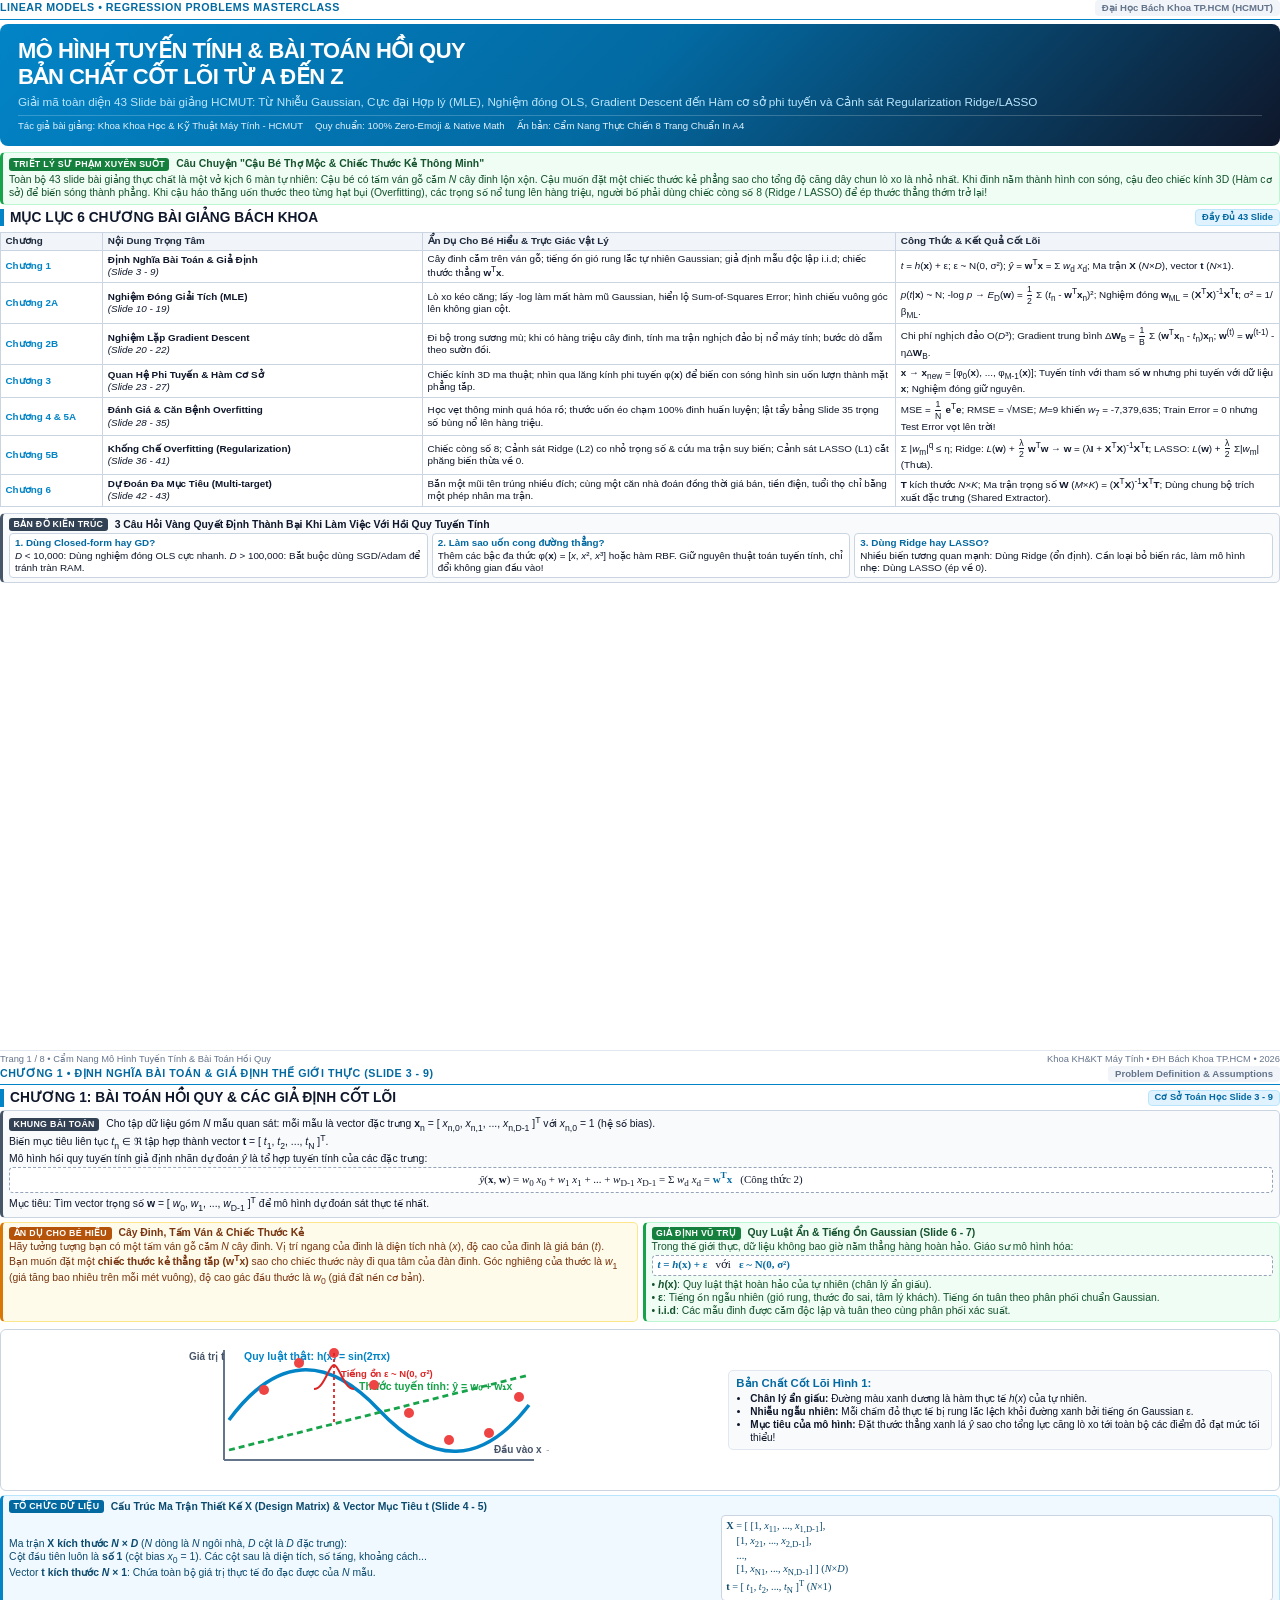
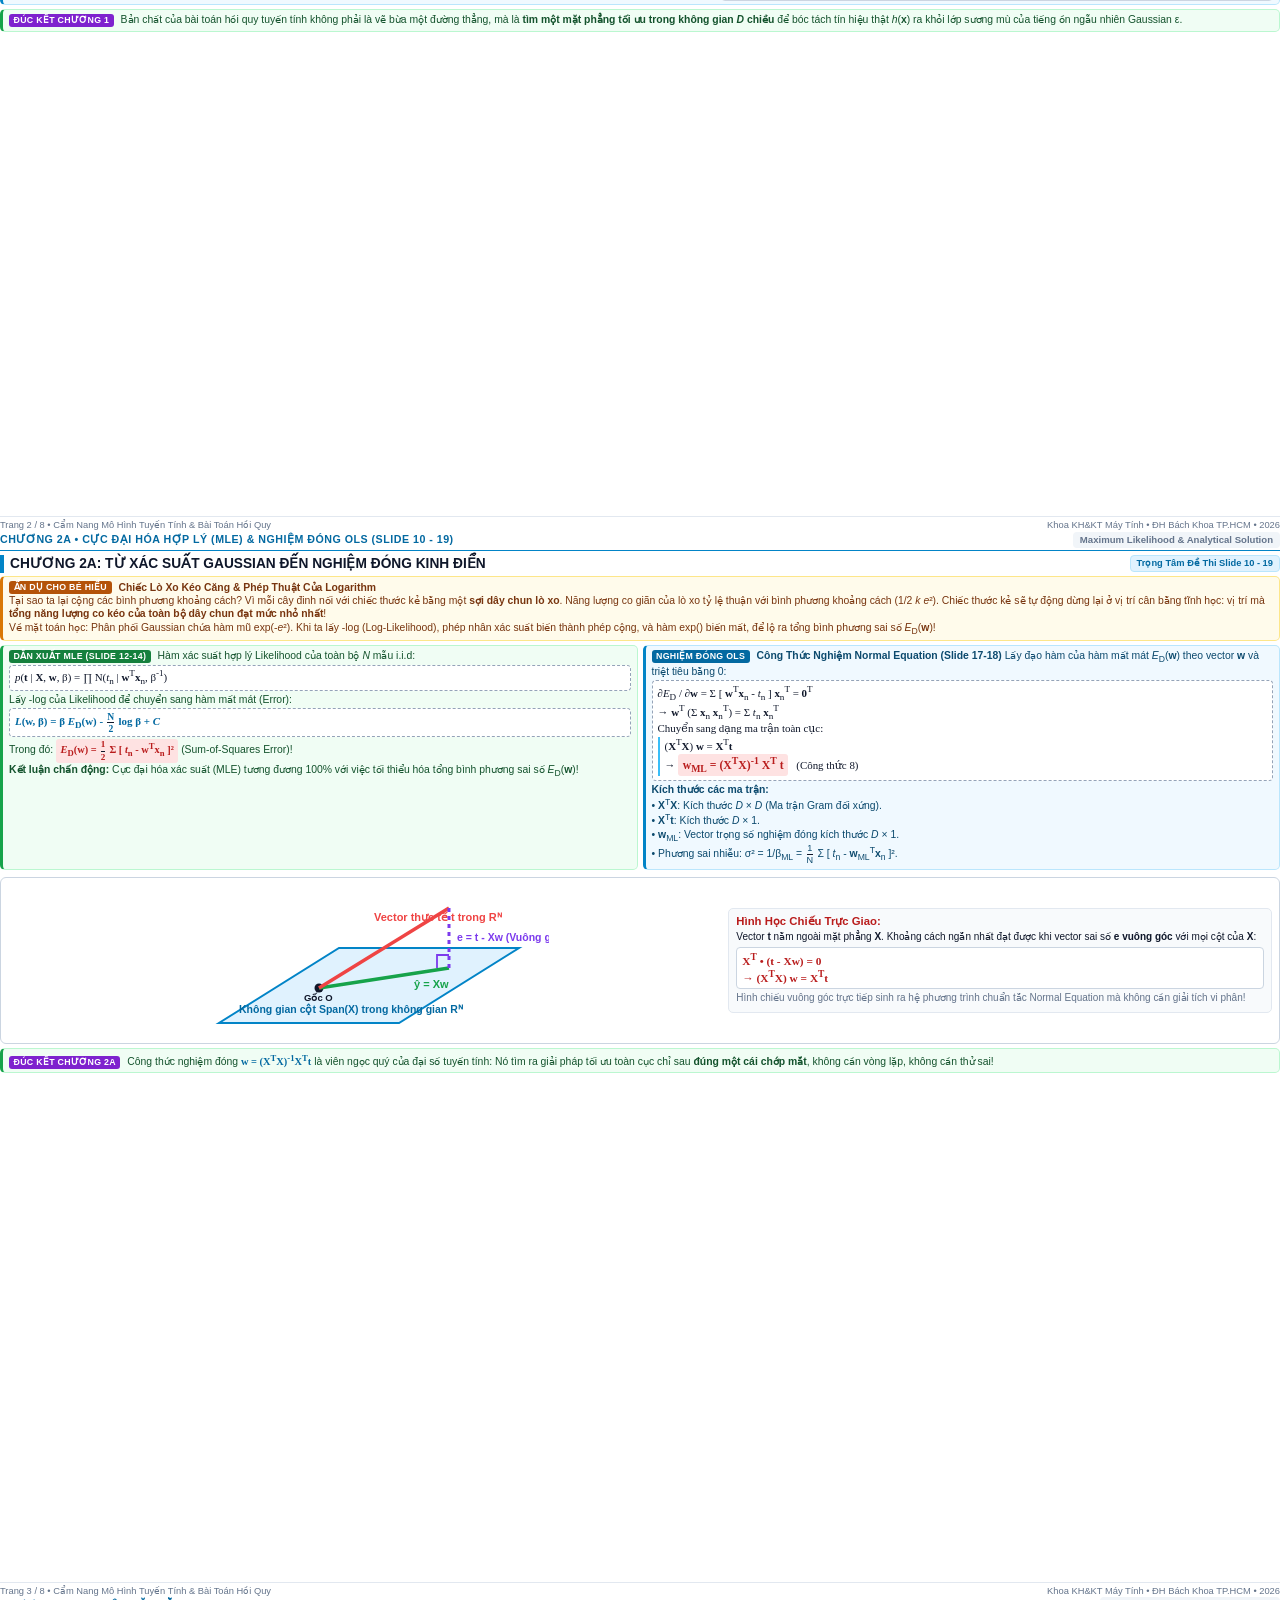
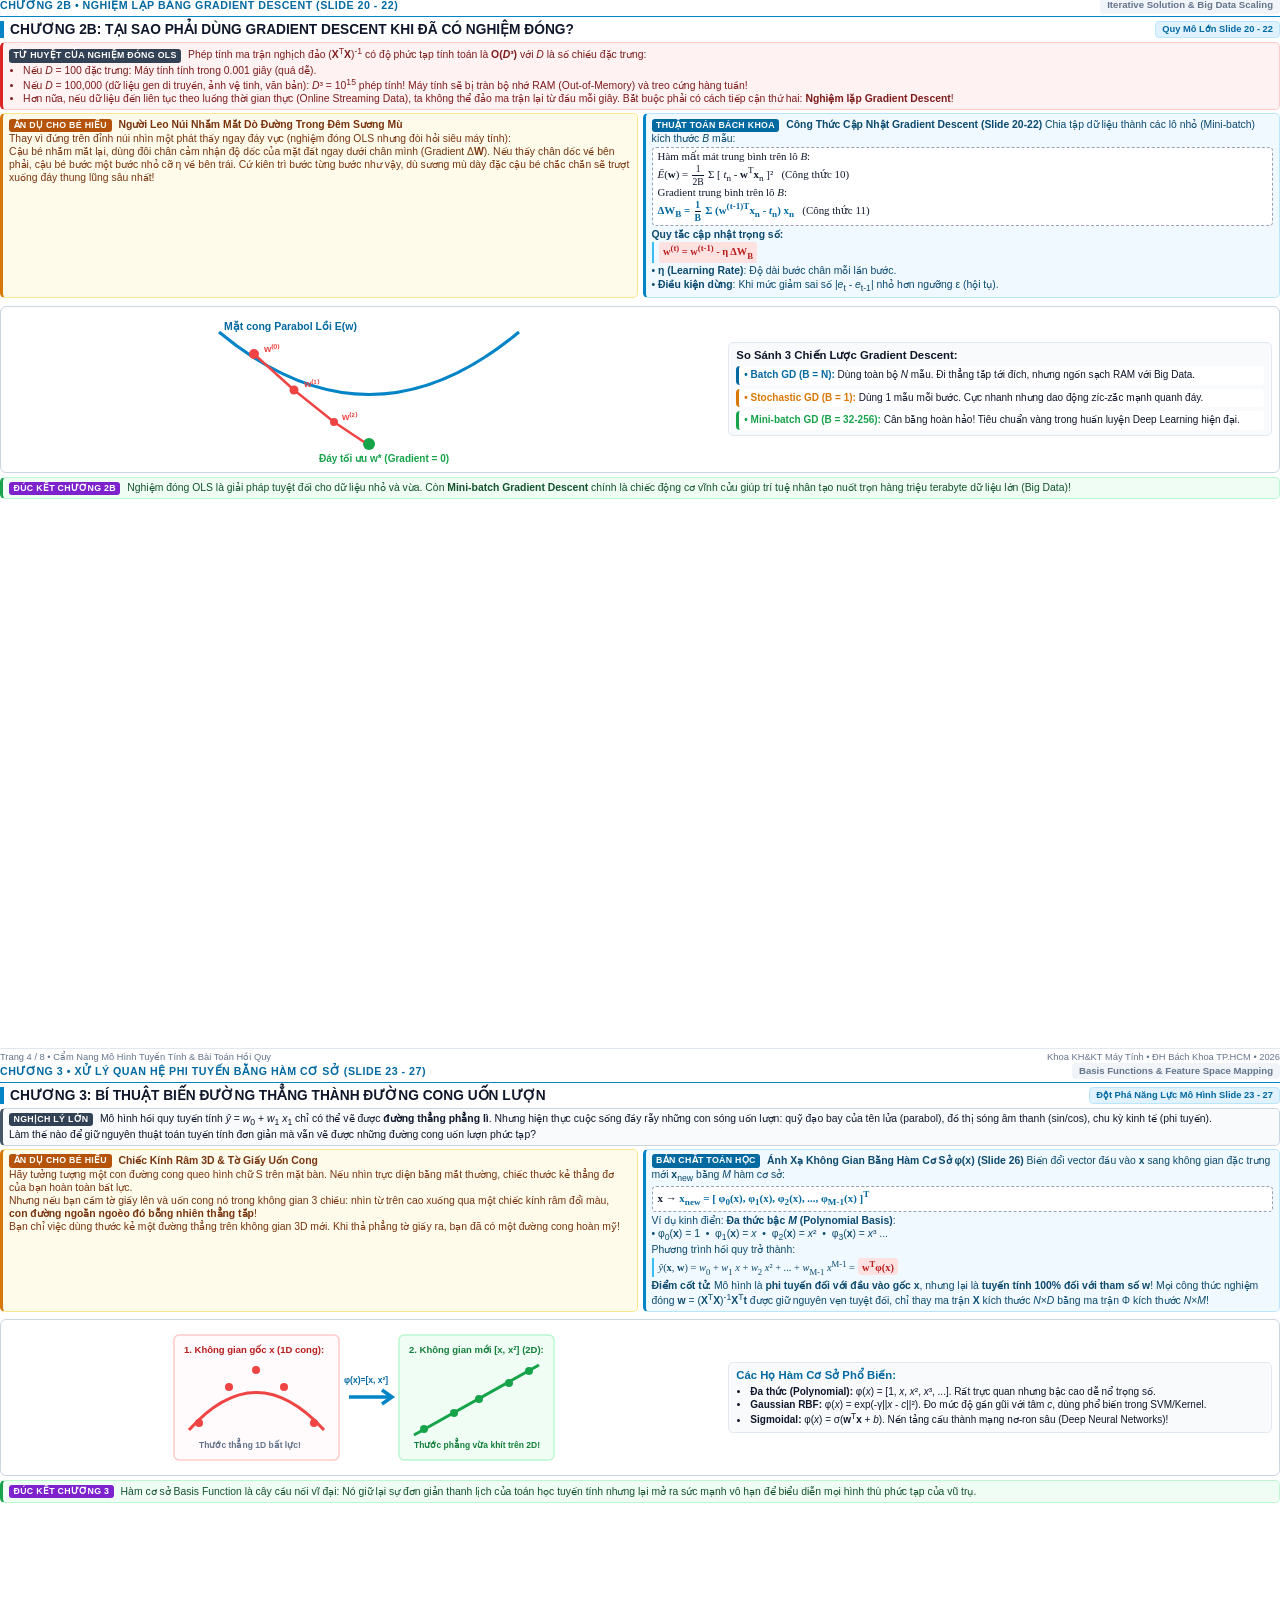
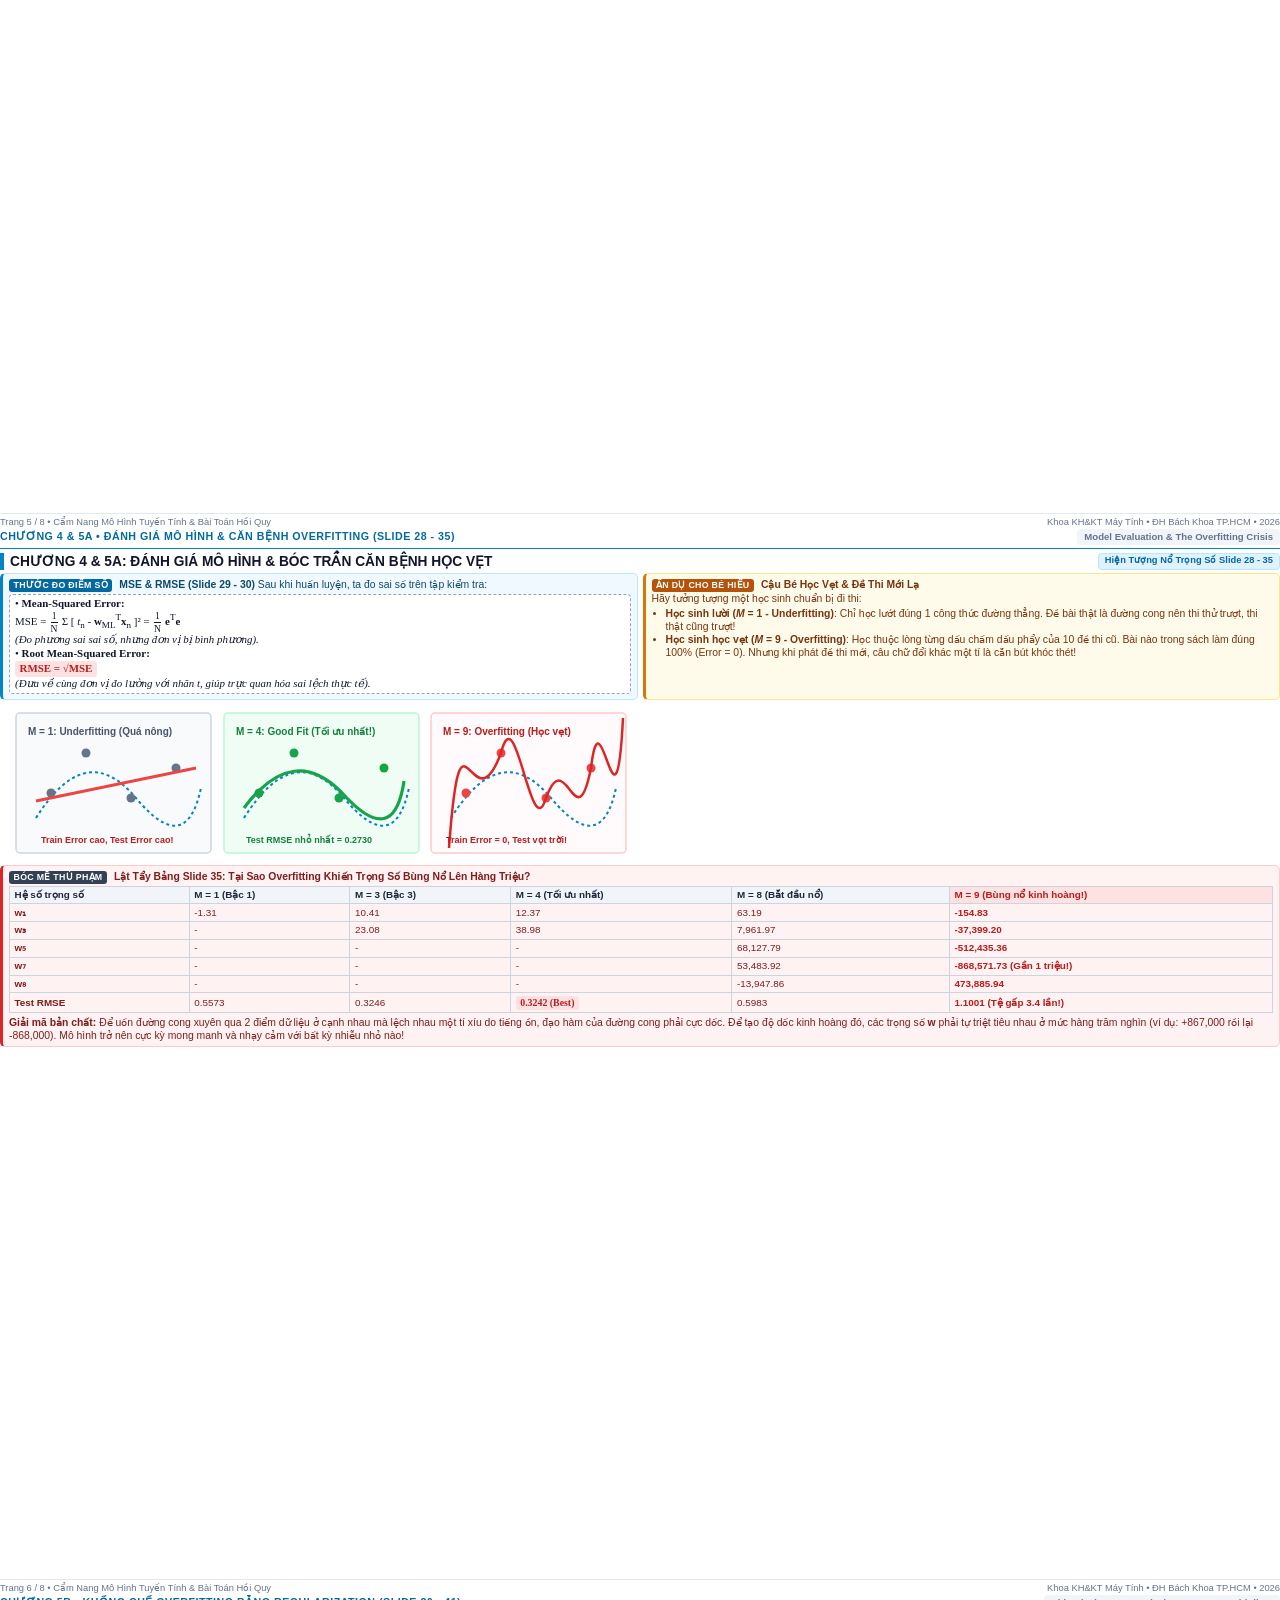
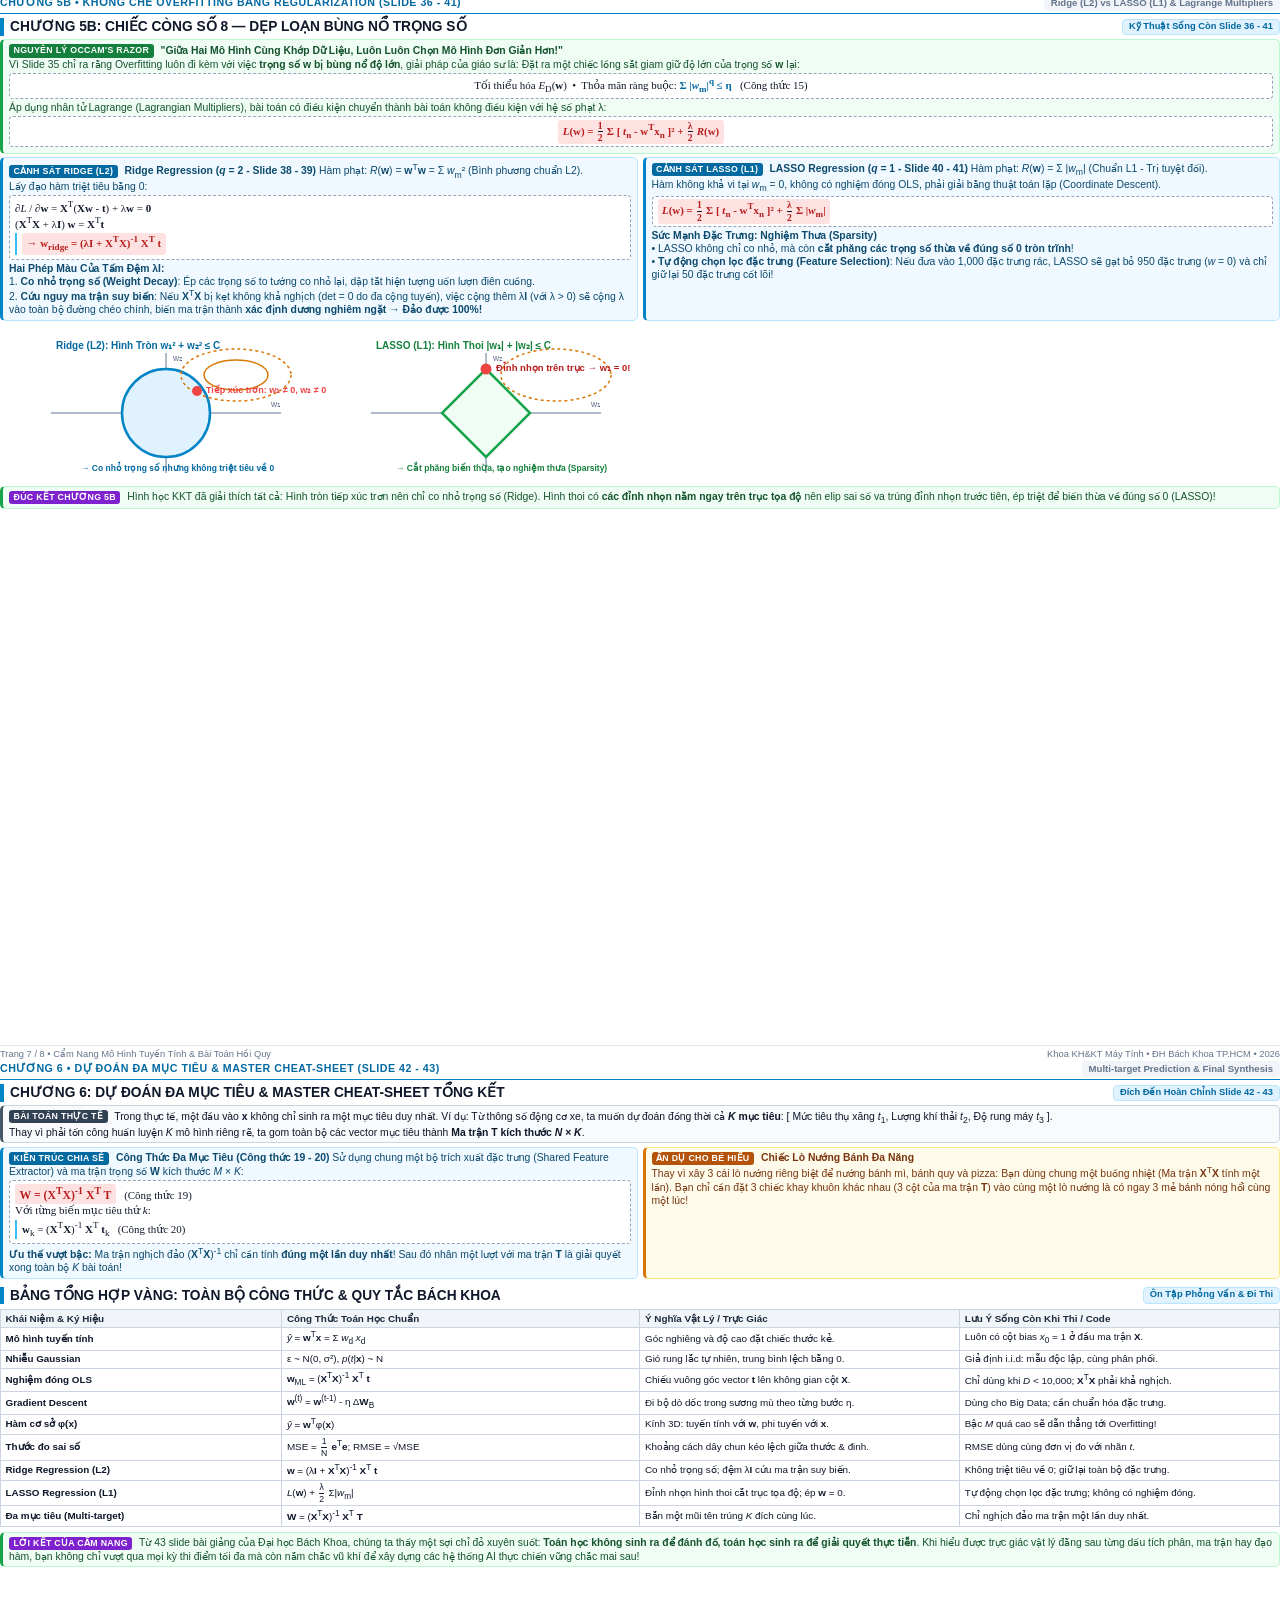
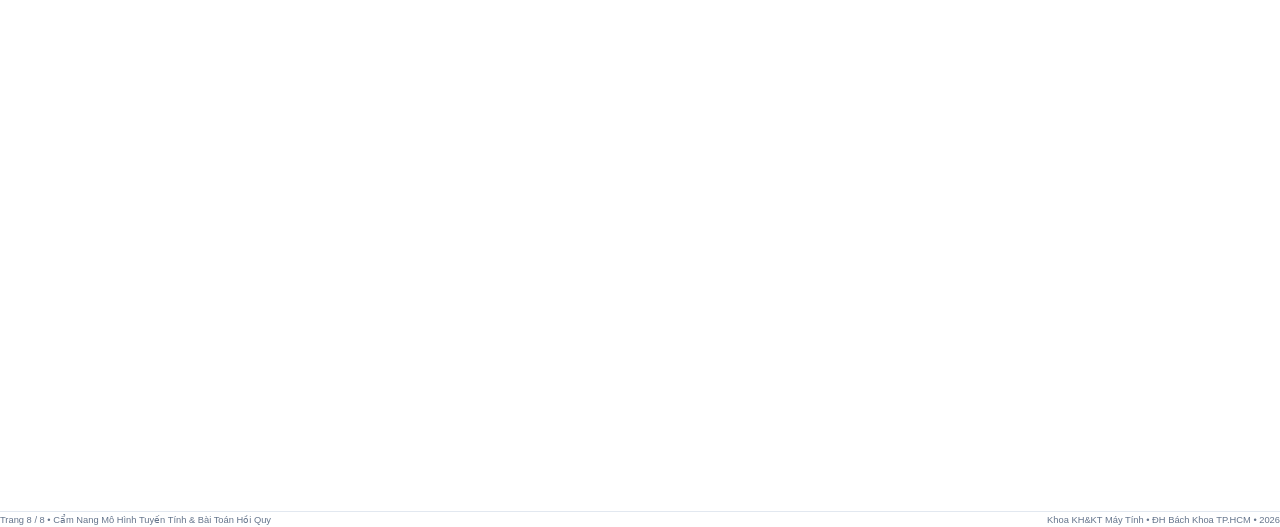
<file: docs/9.More/MoHinhTuyenTinh_HoiQuy_HCMUT.html>
<!DOCTYPE html>
<html lang="vi">
<head>
  <meta charset="UTF-8">
  <title>Mô Hình Tuyến Tính &amp; Bài Toán Hồi Quy: Cẩm Nang Học Thuật Toàn Diện</title>
  <style>
    @page {
      size: A4 portrait;
      margin: 7.5mm 10mm 7.5mm 10mm;
    }

    * {
      box-sizing: border-box;
      -webkit-print-color-adjust: exact !important;
      print-color-adjust: exact !important;
    }

    body {
      font-family: -apple-system, BlinkMacSystemFont, "Segoe UI", Roboto, "Helvetica Neue", Arial, sans-serif;
      font-size: 8.0pt;
      line-height: 1.26;
      color: #0f172a;
      background-color: #ffffff;
      margin: 0;
      padding: 0;
    }

    .a4-page {
      width: 100%;
      height: 282mm;
      max-height: 282mm;
      page-break-after: always;
      break-after: page;
      display: flex;
      flex-direction: column;
      justify-content: flex-start;
      position: relative;
      overflow: hidden;
    }

    .a4-page:last-child {
      page-break-after: avoid;
      break-after: avoid;
    }

    .page-header {
      display: flex;
      justify-content: space-between;
      align-items: center;
      border-bottom: 1.5px solid #0284c7;
      padding-bottom: 2.5px;
      margin-bottom: 4px;
    }
    .page-header .brand {
      font-weight: 800;
      font-size: 8.0pt;
      color: #0369a1;
      text-transform: uppercase;
      letter-spacing: 0.5px;
    }
    .page-header .doc-tag {
      font-size: 7.2pt;
      font-weight: 600;
      color: #64748b;
      background: #f1f5f9;
      padding: 2px 7px;
      border-radius: 4px;
    }

    .page-footer {
      margin-top: auto;
      border-top: 1px solid #e2e8f0;
      padding-top: 3px;
      display: flex;
      justify-content: space-between;
      align-items: center;
      font-size: 7.0pt;
      color: #64748b;
    }

    h1, h2, h3, h4, p {
      margin: 0 0 2px 0;
    }

    .section-title {
      font-size: 10.3pt;
      font-weight: 800;
      color: #0f172a;
      border-left: 4px solid #0284c7;
      padding-left: 6px;
      margin-bottom: 3.5px;
      display: flex;
      align-items: center;
      justify-content: space-between;
    }

    .section-title .score-tag {
      font-size: 7.0pt;
      font-weight: 700;
      background: #e0f2fe;
      color: #0369a1;
      padding: 1.5px 6px;
      border-radius: 4px;
      border: 1px solid #bae6fd;
    }

    .box {
      border-radius: 5px;
      padding: 3.5px 6px;
      margin-bottom: 3.5px;
      font-size: 7.8pt;
    }

    .box-problem {
      background: #f8fafc;
      border: 1px solid #cbd5e1;
      border-left: 3.5px solid #475569;
    }

    .box-metaphor {
      background: #fffbeb;
      border: 1px solid #fde68a;
      border-left: 3.5px solid #d97706;
      color: #78350f;
    }

    .box-concept {
      background: #f0fdf4;
      border: 1px solid #bbf7d0;
      border-left: 3.5px solid #16a34a;
      color: #14532d;
    }

    .box-solution {
      background: #f0f9ff;
      border: 1px solid #bae6fd;
      border-left: 3.5px solid #0284c7;
      color: #0c4a6e;
    }

    .box-warning {
      background: #fef2f2;
      border: 1px solid #fecaca;
      border-left: 3.5px solid #dc2626;
      color: #7f1d1d;
    }

    .badge {
      display: inline-block;
      font-size: 6.6pt;
      font-weight: 700;
      padding: 1px 4.5px;
      border-radius: 3px;
      text-transform: uppercase;
      letter-spacing: 0.3px;
      margin-right: 4px;
      vertical-align: middle;
    }
    .badge-problem { background: #334155; color: #ffffff; }
    .badge-metaphor { background: #b45309; color: #ffffff; }
    .badge-concept { background: #15803d; color: #ffffff; }
    .badge-solution { background: #0369a1; color: #ffffff; }
    .badge-takeaway { background: #7e22ce; color: #ffffff; }

    table {
      width: 100%;
      border-collapse: collapse;
      margin: 2px 0 3px 0;
      font-size: 7.4pt;
    }
    th, td {
      border: 1px solid #cbd5e1;
      padding: 2.2px 4.5px;
      text-align: left;
    }
    th {
      background: #f1f5f9;
      font-weight: 700;
      color: #1e293b;
    }

    /* NATIVE CSS MATH ENGINE (Zero Type3, Academic Serif) */
    .math-block {
      background: #ffffff;
      border: 1px dashed #94a3b8;
      border-radius: 4px;
      padding: 2.5px 5px;
      margin: 2px 0;
      font-family: "Times New Roman", "DejaVu Serif", serif;
      font-size: 8.2pt;
      color: #0f172a;
    }
    .math-sym {
      font-weight: 700;
      color: #0369a1;
      font-family: "Times New Roman", "DejaVu Serif", serif;
    }
    .math-res {
      font-weight: 700;
      color: #b91c1c;
      background: #fee2e2;
      padding: 1px 4.5px;
      border-radius: 3px;
      font-family: "Times New Roman", "DejaVu Serif", serif;
      display: inline-block;
    }
    .math-step {
      display: block;
      margin: 1.5px 0;
      padding-left: 5px;
      border-left: 2px solid #38bdf8;
      font-family: "Times New Roman", "DejaVu Serif", serif;
    }

    /* Fraction styling */
    .m-frac {
      display: inline-flex;
      flex-direction: column;
      vertical-align: middle;
      text-align: center;
      padding: 0 1.5px;
      font-size: 0.88em;
      line-height: 1.0;
    }
    .m-num {
      border-bottom: 1px solid #0f172a;
      padding-bottom: 1px;
    }
    .m-den {
      padding-top: 1px;
    }

    .two-cols {
      display: grid;
      grid-template-columns: 1fr 1fr;
      gap: 5px;
    }

    /* FIGURE HERO LAYOUT (Spacious, High-Resolution, Large Visuals) */
    .figure-hero {
      display: flex;
      background: #ffffff;
      border: 1px solid #cbd5e1;
      border-radius: 6px;
      padding: 5px 7px;
      margin: 4px 0;
      gap: 8px;
      align-items: center;
    }
    .figure-hero .canvas-area {
      flex: 1.35;
      display: flex;
      justify-content: center;
      align-items: center;
    }
    .figure-hero .insight-area {
      flex: 1;
      background: #f8fafc;
      border: 1px solid #e2e8f0;
      border-radius: 5px;
      padding: 5px 7px;
      font-size: 7.5pt;
      line-height: 1.28;
    }

    .cover-hero {
      background: linear-gradient(135deg, #0284c7 0%, #0369a1 50%, #0f172a 100%);
      color: #ffffff;
      padding: 14px 18px;
      border-radius: 8px;
      margin-bottom: 6px;
    }
    .cover-title {
      font-size: 16.5pt;
      font-weight: 900;
      line-height: 1.2;
      margin-bottom: 4px;
      letter-spacing: -0.5px;
    }
    .cover-subtitle {
      font-size: 8.8pt;
      font-weight: 400;
      color: #bae6fd;
      line-height: 1.28;
    }
    .cover-meta {
      margin-top: 6px;
      display: flex;
      gap: 12px;
      font-size: 7.2pt;
      color: #e0f2fe;
      border-top: 1px solid rgba(255, 255, 255, 0.2);
      padding-top: 4px;
    }
  </style>
</head>
<body>

  <!-- ==================== TRANG 1: BÌA & MỤC LỤC ==================== -->
  <div class="a4-page">
    <div class="page-header">
      <span class="brand">Linear Models &bull; Regression Problems Masterclass</span>
      <span class="doc-tag">Đại Học Bách Khoa TP.HCM (HCMUT)</span>
    </div>

    <div class="cover-hero">
      <div class="cover-title">MÔ HÌNH TUYẾN TÍNH &amp; BÀI TOÁN HỒI QUY<br>BẢN CHẤT CỐT LÕI TỪ A ĐẾN Z</div>
      <div class="cover-subtitle">Giải mã toàn diện 43 Slide bài giảng HCMUT: Từ Nhiễu Gaussian, Cực đại Hợp lý (MLE), Nghiệm đóng OLS, Gradient Descent đến Hàm cơ sở phi tuyến và Cảnh sát Regularization Ridge/LASSO</div>
      <div class="cover-meta">
        <span>Tác giả bài giảng: Khoa Khoa Học &amp; Kỹ Thuật Máy Tính - HCMUT</span>
        <span>Quy chuẩn: 100% Zero-Emoji &amp; Native Math</span>
        <span>Ấn bản: Cẩm Nang Thực Chiến 8 Trang Chuẩn In A4</span>
      </div>
    </div>

    <div class="box box-concept">
      <span class="badge badge-concept">Triết Lý Sư Phạm Xuyên Suốt</span>
      <b>Câu Chuyện "Cậu Bé Thợ Mộc &amp; Chiếc Thước Kẻ Thông Minh"</b>
      <p style="margin-top: 2px;">
        Toàn bộ 43 slide bài giảng thực chất là một vở kịch 6 màn tự nhiên: Cậu bé có tấm ván gỗ cắm <i>N</i> cây đinh lộn xộn. Cậu muốn đặt một chiếc thước kẻ phẳng sao cho tổng độ căng dây chun lò xo là nhỏ nhất. Khi đinh nằm thành hình con sóng, cậu đeo chiếc kính 3D (Hàm cơ sở) để biến sóng thành phẳng. Khi cậu háo thắng uốn thước theo từng hạt bụi (Overfitting), các trọng số nổ tung lên hàng triệu, người bố phải dùng chiếc còng số 8 (Ridge / LASSO) để ép thước thẳng thớm trở lại!
      </p>
    </div>

    <div class="section-title">
      <span>MỤC LỤC 6 CHƯƠNG BÀI GIẢNG BÁCH KHOA</span>
      <span class="score-tag">Đầy Đủ 43 Slide</span>
    </div>

    <table>
      <thead>
        <tr>
          <th style="width: 8%;">Chương</th>
          <th style="width: 25%;">Nội Dung Trọng Tâm</th>
          <th style="width: 37%;">Ẩn Dụ Cho Bé Hiểu &amp; Trực Giác Vật Lý</th>
          <th style="width: 30%;">Công Thức &amp; Kết Quả Cốt Lõi</th>
        </tr>
      </thead>
      <tbody>
        <tr>
          <td style="font-weight: 800; color: #0284c7;">Chương 1</td>
          <td><b>Định Nghĩa Bài Toán &amp; Giả Định</b><br><i>(Slide 3 - 9)</i></td>
          <td>Cây đinh cắm trên ván gỗ; tiếng ồn gió rung lắc tự nhiên Gaussian; giả định mẫu độc lập i.i.d; chiếc thước thẳng <b>w</b><sup>T</sup><b>x</b>.</td>
          <td><i>t</i> = <i>h</i>(<b>x</b>) + &epsilon;; &epsilon; ~ N(0, &sigma;²); <i>ŷ</i> = <b>w</b><sup>T</sup><b>x</b> = &Sigma; <i>w</i><sub>d</sub> <i>x</i><sub>d</sub>; Ma trận <b>X</b> (<i>N</i>&times;<i>D</i>), vector <b>t</b> (<i>N</i>&times;1).</td>
        </tr>
        <tr>
          <td style="font-weight: 800; color: #0284c7;">Chương 2A</td>
          <td><b>Nghiệm Đóng Giải Tích (MLE)</b><br><i>(Slide 10 - 19)</i></td>
          <td>Lò xo kéo căng; lấy -log làm mất hàm mũ Gaussian, hiển lộ Sum-of-Squares Error; hình chiếu vuông góc lên không gian cột.</td>
          <td><i>p</i>(<i>t</i>|<b>x</b>) ~ N; -log <i>p</i> &rarr; <i>E</i><sub>D</sub>(<b>w</b>) = <span class="m-frac"><span class="m-num">1</span><span class="m-den">2</span></span> &Sigma; (<i>t</i><sub>n</sub> - <b>w</b><sup>T</sup><b>x</b><sub>n</sub>)²; Nghiệm đóng <b>w</b><sub>ML</sub> = (<b>X</b><sup>T</sup><b>X</b>)<sup>-1</sup><b>X</b><sup>T</sup><b>t</b>; &sigma;² = 1/&beta;<sub>ML</sub>.</td>
        </tr>
        <tr>
          <td style="font-weight: 800; color: #0284c7;">Chương 2B</td>
          <td><b>Nghiệm Lặp Gradient Descent</b><br><i>(Slide 20 - 22)</i></td>
          <td>Đi bộ trong sương mù; khi có hàng triệu cây đinh, tính ma trận nghịch đảo bị nổ máy tính; bước dò dẫm theo sườn đồi.</td>
          <td>Chi phí nghịch đảo O(<i>D</i>³); Gradient trung bình &Delta;<b>W</b><sub>B</sub> = <span class="m-frac"><span class="m-num">1</span><span class="m-den">B</span></span> &Sigma; (<b>w</b><sup>T</sup><b>x</b><sub>n</sub> - <i>t</i><sub>n</sub>)<b>x</b><sub>n</sub>; <b>w</b><sup>(t)</sup> = <b>w</b><sup>(t-1)</sup> - &eta;&Delta;<b>W</b><sub>B</sub>.</td>
        </tr>
        <tr>
          <td style="font-weight: 800; color: #0284c7;">Chương 3</td>
          <td><b>Quan Hệ Phi Tuyến &amp; Hàm Cơ Sở</b><br><i>(Slide 23 - 27)</i></td>
          <td>Chiếc kính 3D ma thuật; nhìn qua lăng kính phi tuyến &phi;(<b>x</b>) để biến con sóng hình sin uốn lượn thành mặt phẳng tắp.</td>
          <td><b>x</b> &rarr; <b>x</b><sub>new</sub> = [&phi;<sub>0</sub>(<b>x</b>), ..., &phi;<sub>M-1</sub>(<b>x</b>)]; Tuyến tính với tham số <b>w</b> nhưng phi tuyến với dữ liệu <b>x</b>; Nghiệm đóng giữ nguyên.</td>
        </tr>
        <tr>
          <td style="font-weight: 800; color: #0284c7;">Chương 4 &amp; 5A</td>
          <td><b>Đánh Giá &amp; Căn Bệnh Overfitting</b><br><i>(Slide 28 - 35)</i></td>
          <td>Học vẹt thông minh quá hóa rồ; thước uốn éo chạm 100% đinh huấn luyện; lật tẩy bảng Slide 35 trọng số bùng nổ lên hàng triệu.</td>
          <td>MSE = <span class="m-frac"><span class="m-num">1</span><span class="m-den">N</span></span> <b>e</b><sup>T</sup><b>e</b>; RMSE = &radic;MSE; <i>M</i>=9 khiến <i>w</i><sub>7</sub> = -7,379,635; Train Error = 0 nhưng Test Error vọt lên trời!</td>
        </tr>
        <tr>
          <td style="font-weight: 800; color: #0284c7;">Chương 5B</td>
          <td><b>Khống Chế Overfitting (Regularization)</b><br><i>(Slide 36 - 41)</i></td>
          <td>Chiếc còng số 8; Cảnh sát Ridge (L2) co nhỏ trọng số &amp; cứu ma trận suy biến; Cảnh sát LASSO (L1) cắt phăng biến thừa về 0.</td>
          <td>&Sigma; |<i>w</i><sub>m</sub>|<sup>q</sup> &le; &eta;; Ridge: <i>L</i>(<b>w</b>) + <span class="m-frac"><span class="m-num">&lambda;</span><span class="m-den">2</span></span> <b>w</b><sup>T</sup><b>w</b> &rarr; <b>w</b> = (&lambda;<b>I</b> + <b>X</b><sup>T</sup><b>X</b>)<sup>-1</sup><b>X</b><sup>T</sup><b>t</b>; LASSO: <i>L</i>(<b>w</b>) + <span class="m-frac"><span class="m-num">&lambda;</span><span class="m-den">2</span></span> &Sigma;|<i>w</i><sub>m</sub>| (Thưa).</td>
        </tr>
        <tr>
          <td style="font-weight: 800; color: #0284c7;">Chương 6</td>
          <td><b>Dự Đoán Đa Mục Tiêu (Multi-target)</b><br><i>(Slide 42 - 43)</i></td>
          <td>Bắn một mũi tên trúng nhiều đích; cùng một căn nhà đoán đồng thời giá bán, tiền điện, tuổi thọ chỉ bằng một phép nhân ma trận.</td>
          <td><b>T</b> kích thước <i>N</i>&times;<i>K</i>; Ma trận trọng số <b>W</b> (<i>M</i>&times;<i>K</i>) = (<b>X</b><sup>T</sup><b>X</b>)<sup>-1</sup><b>X</b><sup>T</sup><b>T</b>; Dùng chung bộ trích xuất đặc trưng (Shared Extractor).</td>
        </tr>
      </tbody>
    </table>

    <div class="box box-problem" style="margin-top: 3px;">
      <span class="badge badge-problem">Bản Đồ Kiến Trúc</span>
      <b>3 Câu Hỏi Vàng Quyết Định Thành Bại Khi Làm Việc Với Hồi Quy Tuyến Tính</b>
      <div style="display: flex; justify-content: space-between; margin-top: 2px; font-size: 7.4pt; line-height: 1.25;">
        <div style="flex: 1; padding: 3px 5px; background: #ffffff; border-radius: 4px; border: 1px solid #cbd5e1; margin-right: 4px;">
          <b style="color: #0369a1;">1. Dùng Closed-form hay GD?</b><br>
          <i>D</i> &lt; 10,000: Dùng nghiệm đóng OLS cực nhanh. <i>D</i> &gt; 100,000: Bắt buộc dùng SGD/Adam để tránh tràn RAM.
        </div>
        <div style="flex: 1; padding: 3px 5px; background: #ffffff; border-radius: 4px; border: 1px solid #cbd5e1; margin-right: 4px;">
          <b style="color: #0369a1;">2. Làm sao uốn cong đường thẳng?</b><br>
          Thêm các bậc đa thức &phi;(<b>x</b>) = [<i>x</i>, <i>x</i>², <i>x</i>³] hoặc hàm RBF. Giữ nguyên thuật toán tuyến tính, chỉ đổi không gian đầu vào!
        </div>
        <div style="flex: 1; padding: 3px 5px; background: #ffffff; border-radius: 4px; border: 1px solid #cbd5e1;">
          <b style="color: #0369a1;">3. Dùng Ridge hay LASSO?</b><br>
          Nhiều biến tương quan mạnh: Dùng Ridge (ổn định). Cần loại bỏ biến rác, làm mô hình nhẹ: Dùng LASSO (ép về 0).
        </div>
      </div>
    </div>

    <div class="page-footer">
      <span>Trang 1 / 8 &bull; Cẩm Nang Mô Hình Tuyến Tính &amp; Bài Toán Hồi Quy</span>
      <span>Khoa KH&amp;KT Máy Tính &bull; ĐH Bách Khoa TP.HCM &bull; 2026</span>
    </div>
  </div>

  <!-- ==================== TRANG 2: CHƯƠNG 1 - ĐỊNH NGHĨA BÀI TOÁN ==================== -->
  <div class="a4-page">
    <div class="page-header">
      <span class="brand">Chương 1 &bull; Định Nghĩa Bài Toán &amp; Giả Định Thế Giới Thực (Slide 3 - 9)</span>
      <span class="doc-tag">Problem Definition &amp; Assumptions</span>
    </div>

    <div class="section-title">
      <span>CHƯƠNG 1: BÀI TOÁN HỒI QUY &amp; CÁC GIẢ ĐỊNH CỐT LÕI</span>
      <span class="score-tag">Cơ Sở Toán Học Slide 3 - 9</span>
    </div>

    <div class="box box-problem">
      <span class="badge badge-problem">Khung Bài Toán</span>
      Cho tập dữ liệu gồm <i>N</i> mẫu quan sát: mỗi mẫu là vector đặc trưng <b>x</b><sub>n</sub> = [ <i>x</i><sub>n,0</sub>, <i>x</i><sub>n,1</sub>, ..., <i>x</i><sub>n,D-1</sub> ]<sup>T</sup> với <i>x</i><sub>n,0</sub> = 1 (hệ số bias).<br>
      Biến mục tiêu liên tục <i>t</i><sub>n</sub> &isin; &real; tập hợp thành vector <b>t</b> = [ <i>t</i><sub>1</sub>, <i>t</i><sub>2</sub>, ..., <i>t</i><sub>N</sub> ]<sup>T</sup>.<br>
      Mô hình hồi quy tuyến tính giả định nhãn dự đoán <i>ŷ</i> là tổ hợp tuyến tính của các đặc trưng:
      <div class="math-block" style="text-align: center; margin: 2px 0;">
        <i>ŷ</i>(<b>x</b>, <b>w</b>) = <i>w</i><sub>0</sub> <i>x</i><sub>0</sub> + <i>w</i><sub>1</sub> <i>x</i><sub>1</sub> + ... + <i>w</i><sub>D-1</sub> <i>x</i><sub>D-1</sub> = &Sigma; <i>w</i><sub>d</sub> <i>x</i><sub>d</sub> = <span class="math-sym"><b>w</b><sup>T</sup><b>x</b></span> &nbsp; (Công thức 2)
      </div>
      Mục tiêu: Tìm vector trọng số <b>w</b> = [ <i>w</i><sub>0</sub>, <i>w</i><sub>1</sub>, ..., <i>w</i><sub>D-1</sub> ]<sup>T</sup> để mô hình dự đoán sát thực tế nhất.
    </div>

    <div class="two-cols">
      <div class="box box-metaphor">
        <span class="badge badge-metaphor">Ẩn Dụ Cho Bé Hiểu</span>
        <b>Cây Đinh, Tấm Ván &amp; Chiếc Thước Kẻ</b><br>
        Hãy tưởng tượng bạn có một tấm ván gỗ cắm <i>N</i> cây đinh. Vị trí ngang của đinh là diện tích nhà (<i>x</i>), độ cao của đinh là giá bán (<i>t</i>).<br>
        Bạn muốn đặt một <b>chiếc thước kẻ thẳng tắp (<b>w</b><sup>T</sup><b>x</b>)</b> sao cho chiếc thước này đi qua tâm của đàn đinh.
        Góc nghiêng của thước là <i>w</i><sub>1</sub> (giá tăng bao nhiêu trên mỗi mét vuông), độ cao gác đầu thước là <i>w</i><sub>0</sub> (giá đất nền cơ bản).
      </div>

      <div class="box box-concept">
        <span class="badge badge-concept">Giả Định Vũ Trụ</span>
        <b>Quy Luật Ẩn &amp; Tiếng Ồn Gaussian (Slide 6 - 7)</b><br>
        Trong thế giới thực, dữ liệu không bao giờ nằm thẳng hàng hoàn hảo. Giáo sư mô hình hóa:
        <div class="math-block">
          <span class="math-sym"><i>t</i> = <i>h</i>(<b>x</b>) + &epsilon;</span> &nbsp; với &nbsp; <span class="math-sym">&epsilon; ~ N(0, &sigma;²)</span>
        </div>
        &bull; <b><i>h</i>(<b>x</b>)</b>: Quy luật thật hoàn hảo của tự nhiên (chân lý ẩn giấu).<br>
        &bull; <b>&epsilon;</b>: Tiếng ồn ngẫu nhiên (gió rung, thước đo sai, tâm lý khách). Tiếng ồn tuân theo phân phối chuẩn Gaussian.<br>
        &bull; <b>i.i.d</b>: Các mẫu đinh được cắm độc lập và tuân theo cùng phân phối xác suất.
      </div>
    </div>

    <!-- HÌNH 1 MỚI: TO RÕ GẤP ĐÔI, CAO 155PX -->
    <div class="figure-hero">
      <div class="canvas-area">
        <svg width="370" height="150" viewBox="0 0 370 150">
          <!-- Axes -->
          <line x1="45" y1="125" x2="355" y2="125" stroke="#64748b" stroke-width="2"/>
          <line x1="45" y1="125" x2="45" y2="15" stroke="#64748b" stroke-width="2"/>
          <text x="315" y="118" font-size="10" fill="#475569" font-weight="700">Đầu vào x &rarr;</text>
          <text x="10" y="25" font-size="10" fill="#475569" font-weight="700">Giá trị t</text>

          <!-- True function h(x) curve (sin wave) -->
          <path d="M 50,85 Q 120,-10 200,75 T 350,70" fill="none" stroke="#0284c7" stroke-width="3.5"/>
          <text x="65" y="25" font-size="10.5" fill="#0284c7" font-weight="800">Quy luật thật: h(x) = sin(2&pi;x)</text>

          <!-- Linear model line -->
          <line x1="50" y1="115" x2="350" y2="40" stroke="#16a34a" stroke-width="2.8" stroke-dasharray="6,4"/>
          <text x="180" y="55" font-size="10.5" fill="#16a34a" font-weight="800">Thước tuyến tính: ŷ = w₀ + w₁x</text>

          <!-- Data points with Gaussian noise -->
          <circle cx="85" cy="55" r="5" fill="#ef4444"/>
          <circle cx="120" cy="28" r="5" fill="#ef4444"/>
          <circle cx="155" cy="18" r="5" fill="#ef4444"/>
          <circle cx="195" cy="50" r="5" fill="#ef4444"/>
          <circle cx="230" cy="78" r="5" fill="#ef4444"/>
          <circle cx="270" cy="105" r="5" fill="#ef4444"/>
          <circle cx="310" cy="98" r="5" fill="#ef4444"/>
          <circle cx="340" cy="62" r="5" fill="#ef4444"/>

          <!-- Error bracket and bell curve -->
          <line x1="155" y1="18" x2="155" y2="90" stroke="#dc2626" stroke-width="1.8" stroke-dasharray="3,3"/>
          <path d="M 135,54 C 145,54 150,30 155,30 C 160,30 165,54 175,54" fill="none" stroke="#dc2626" stroke-width="2"/>
          <text x="162" y="42" font-size="9.5" fill="#dc2626" font-weight="800">Tiếng ồn &epsilon; ~ N(0, &sigma;²)</text>
        </svg>
      </div>
      <div class="insight-area">
        <b style="color: #0369a1; font-size: 8.5pt;">Bản Chất Cốt Lõi Hình 1:</b>
        <ul style="margin: 3px 0 0 14px; padding: 0;">
          <li><b>Chân lý ẩn giấu:</b> Đường màu xanh dương là hàm thực tế <i>h</i>(<i>x</i>) của tự nhiên.</li>
          <li><b>Nhiễu ngẫu nhiên:</b> Mỗi chấm đỏ thực tế bị rung lắc lệch khỏi đường xanh bởi tiếng ồn Gaussian &epsilon;.</li>
          <li><b>Mục tiêu của mô hình:</b> Đặt thước thẳng xanh lá <i>ŷ</i> sao cho tổng lực căng lò xo tới toàn bộ các điểm đỏ đạt mức tối thiểu!</li>
        </ul>
      </div>
    </div>

    <div class="box box-solution">
      <span class="badge badge-solution">Tổ Chức Dữ Liệu</span>
      <b>Cấu Trúc Ma Trận Thiết Kế <b>X</b> (Design Matrix) &amp; Vector Mục Tiêu <b>t</b> (Slide 4 - 5)</b>
      <div style="display: flex; gap: 8px; align-items: center; margin-top: 2px;">
        <div style="flex: 1.3;">
          Ma trận <b>X kích thước <i>N</i> &times; <i>D</i></b> (<i>N</i> dòng là <i>N</i> ngôi nhà, <i>D</i> cột là <i>D</i> đặc trưng):<br>
          Cột đầu tiên luôn là <b>số 1</b> (cột bias <i>x</i><sub>0</sub> = 1). Các cột sau là diện tích, số tầng, khoảng cách...<br>
          Vector <b>t kích thước <i>N</i> &times; 1</b>: Chứa toàn bộ giá trị thực tế đo đạc được của <i>N</i> mẫu.
        </div>
        <div style="flex: 1; background: #ffffff; padding: 4px; border: 1px solid #cbd5e1; border-radius: 4px; font-family: 'Times New Roman', serif; font-size: 7.7pt;">
          <b>X</b> = [ [1, <i>x</i><sub>11</sub>, ..., <i>x</i><sub>1,D-1</sub>],<br>
          &nbsp;&nbsp;&nbsp;&nbsp;[1, <i>x</i><sub>21</sub>, ..., <i>x</i><sub>2,D-1</sub>],<br>
          &nbsp;&nbsp;&nbsp;&nbsp;...,<br>
          &nbsp;&nbsp;&nbsp;&nbsp;[1, <i>x</i><sub>N1</sub>, ..., <i>x</i><sub>N,D-1</sub>] ] (<i>N</i>&times;<i>D</i>)<br>
          <b>t</b> = [ <i>t</i><sub>1</sub>, <i>t</i><sub>2</sub>, ..., <i>t</i><sub>N</sub> ]<sup>T</sup> (<i>N</i>&times;1)
        </div>
      </div>
    </div>

    <div class="box box-concept">
      <span class="badge badge-takeaway">Đúc Kết Chương 1</span>
      Bản chất của bài toán hồi quy tuyến tính không phải là vẽ bừa một đường thẳng, mà là <b>tìm một mặt phẳng tối ưu trong không gian <i>D</i> chiều</b> để bóc tách tín hiệu thật <i>h</i>(<b>x</b>) ra khỏi lớp sương mù của tiếng ồn ngẫu nhiên Gaussian &epsilon;.
    </div>

    <div class="page-footer">
      <span>Trang 2 / 8 &bull; Cẩm Nang Mô Hình Tuyến Tính &amp; Bài Toán Hồi Quy</span>
      <span>Khoa KH&amp;KT Máy Tính &bull; ĐH Bách Khoa TP.HCM &bull; 2026</span>
    </div>
  </div>

  <!-- ==================== TRANG 3: CHƯƠNG 2A - NGHIỆM ĐÓNG OLS ==================== -->
  <div class="a4-page">
    <div class="page-header">
      <span class="brand">Chương 2A &bull; Cực Đại Hóa Hợp Lý (MLE) &amp; Nghiệm Đóng OLS (Slide 10 - 19)</span>
      <span class="doc-tag">Maximum Likelihood &amp; Analytical Solution</span>
    </div>

    <div class="section-title">
      <span>CHƯƠNG 2A: TỪ XÁC SUẤT GAUSSIAN ĐẾN NGHIỆM ĐÓNG KINH ĐIỂN</span>
      <span class="score-tag">Trọng Tâm Đề Thi Slide 10 - 19</span>
    </div>

    <div class="box box-metaphor">
      <span class="badge badge-metaphor">Ẩn Dụ Cho Bé Hiểu</span>
      <b>Chiếc Lò Xo Kéo Căng &amp; Phép Thuật Của Logarithm</b><br>
      Tại sao ta lại cộng các bình phương khoảng cách? Vì mỗi cây đinh nối với chiếc thước kẻ bằng một <b>sợi dây chun lò xo</b>.
      Năng lượng co giãn của lò xo tỷ lệ thuận với bình phương khoảng cách (1/2 <i>k</i> <i>e</i>²). Chiếc thước kẻ sẽ tự động dừng lại ở vị trí cân bằng tĩnh học: vị trí mà <b>tổng năng lượng co kéo của toàn bộ dây chun đạt mức nhỏ nhất</b>!<br>
      Về mặt toán học: Phân phối Gaussian chứa hàm mũ exp(-<i>e</i>²). Khi ta lấy -log (Log-Likelihood), phép nhân xác suất biến thành phép cộng, và hàm exp() biến mất, để lộ ra tổng bình phương sai số <i>E</i><sub>D</sub>(<b>w</b>)!
    </div>

    <div class="two-cols">
      <div class="box box-concept">
        <span class="badge badge-concept">Dẫn Xuất MLE (Slide 12-14)</span>
        Hàm xác suất hợp lý Likelihood của toàn bộ <i>N</i> mẫu i.i.d:
        <div class="math-block">
          <i>p</i>(<b>t</b> | <b>X</b>, <b>w</b>, &beta;) = &prod; N(<i>t</i><sub>n</sub> | <b>w</b><sup>T</sup><b>x</b><sub>n</sub>, &beta;<sup>-1</sup>)
        </div>
        Lấy -log của Likelihood để chuyển sang hàm mất mát (Error):
        <div class="math-block">
          <span class="math-sym"><i>L</i>(<b>w</b>, &beta;) = &beta; <i>E</i><sub>D</sub>(<b>w</b>) - <span class="m-frac"><span class="m-num">N</span><span class="m-den">2</span></span> log &beta; + <i>C</i></span>
        </div>
        Trong đó: <span class="math-res"><i>E</i><sub>D</sub>(<b>w</b>) = <span class="m-frac"><span class="m-num">1</span><span class="m-den">2</span></span> &Sigma; [ <i>t</i><sub>n</sub> - <b>w</b><sup>T</sup><b>x</b><sub>n</sub> ]²</span> (Sum-of-Squares Error)!<br>
        <b>Kết luận chấn động:</b> Cực đại hóa xác suất (MLE) tương đương 100% với việc tối thiểu hóa tổng bình phương sai số <i>E</i><sub>D</sub>(<b>w</b>)!
      </div>

      <div class="box box-solution">
        <span class="badge badge-solution">Nghiệm Đóng OLS</span>
        <b>Công Thức Nghiệm Normal Equation (Slide 17-18)</b>
        Lấy đạo hàm của hàm mất mát <i>E</i><sub>D</sub>(<b>w</b>) theo vector <b>w</b> và triệt tiêu bằng 0:
        <div class="math-block">
          &part;<i>E</i><sub>D</sub> / &part;<b>w</b> = &Sigma; [ <b>w</b><sup>T</sup><b>x</b><sub>n</sub> - <i>t</i><sub>n</sub> ] <b>x</b><sub>n</sub><sup>T</sup> = <b>0</b><sup>T</sup><br>
          &rarr; <b>w</b><sup>T</sup> (&Sigma; <b>x</b><sub>n</sub> <b>x</b><sub>n</sub><sup>T</sup>) = &Sigma; <i>t</i><sub>n</sub> <b>x</b><sub>n</sub><sup>T</sup><br>
          Chuyển sang dạng ma trận toàn cục:<br>
          <div class="math-step">
            (<b>X</b><sup>T</sup><b>X</b>) <b>w</b> = <b>X</b><sup>T</sup><b>t</b><br>
            &rarr; <span class="math-res" style="font-size: 8.8pt;"><b>w</b><sub>ML</sub> = (<b>X</b><sup>T</sup><b>X</b>)<sup>-1</sup> <b>X</b><sup>T</sup> <b>t</b></span> &nbsp; (Công thức 8)
          </div>
        </div>
        <b>Kích thước các ma trận:</b><br>
        &bull; <b>X</b><sup>T</sup><b>X</b>: Kích thước <i>D</i> &times; <i>D</i> (Ma trận Gram đối xứng).<br>
        &bull; <b>X</b><sup>T</sup><b>t</b>: Kích thước <i>D</i> &times; 1.<br>
        &bull; <b>w</b><sub>ML</sub>: Vector trọng số nghiệm đóng kích thước <i>D</i> &times; 1.<br>
        &bull; Phương sai nhiễu: &sigma;² = 1/&beta;<sub>ML</sub> = <span class="m-frac"><span class="m-num">1</span><span class="m-den">N</span></span> &Sigma; [ <i>t</i><sub>n</sub> - <b>w</b><sub>ML</sub><sup>T</sup><b>x</b><sub>n</sub> ]².
      </div>
    </div>

    <!-- HÌNH 2 MỚI: TO RÕ GẤP ĐÔI, CAO 160PX -->
    <div class="figure-hero">
      <div class="canvas-area">
        <svg width="370" height="155" viewBox="0 0 370 155">
          <!-- Plane (Col X) -->
          <polygon points="40,140 220,140 340,65 160,65" fill="#e0f2fe" stroke="#0284c7" stroke-width="2"/>
          <text x="60" y="130" font-size="10.5" fill="#0369a1" font-weight="800">Không gian cột Span(X) trong không gian Rᴺ</text>

          <!-- Origin O -->
          <circle cx="140" cy="105" r="4.5" fill="#0f172a"/>
          <text x="125" y="118" font-size="9.5" fill="#0f172a" font-weight="700">Gốc O</text>

          <!-- Vector y_hat = Xw (in plane) -->
          <line x1="140" y1="105" x2="270" y2="85" stroke="#16a34a" stroke-width="3.5"/>
          <text x="235" y="105" font-size="11" fill="#16a34a" font-weight="800">ŷ = Xw</text>

          <!-- Vector t (outside plane) -->
          <line x1="140" y1="105" x2="270" y2="25" stroke="#ef4444" stroke-width="3.5"/>
          <text x="195" y="38" font-size="11" fill="#ef4444" font-weight="800">Vector thực tế t trong Rᴺ</text>

          <!-- Error vector e = t - Xw (orthogonal to plane) -->
          <line x1="270" y1="85" x2="270" y2="25" stroke="#7c3aed" stroke-width="3" stroke-dasharray="4,4"/>
          <text x="278" y="58" font-size="10.5" fill="#7c3aed" font-weight="800">e = t - Xw (Vuông góc)</text>

          <!-- Right angle symbol -->
          <polyline points="270,72 258,72 258,85" fill="none" stroke="#7c3aed" stroke-width="1.8"/>
        </svg>
      </div>
      <div class="insight-area">
        <b style="color: #b91c1c; font-size: 8.5pt;">Hình Học Chiếu Trực Giao:</b>
        <p style="margin: 2px 0 3px 0;">Vector <b>t</b> nằm ngoài mặt phẳng <b>X</b>. Khoảng cách ngắn nhất đạt được khi vector sai số <b>e</b> <b>vuông góc</b> với mọi cột của <b>X</b>:</p>
        <div style="background: #ffffff; padding: 3px 5px; border-radius: 4px; border: 1px solid #cbd5e1; font-family: 'Times New Roman', serif; font-size: 8.5pt; color: #b91c1c; font-weight: 700;">
          <b>X</b><sup>T</sup> &bull; (<b>t</b> - <b>Xw</b>) = <b>0</b><br>
          &rarr; (<b>X</b><sup>T</sup><b>X</b>) <b>w</b> = <b>X</b><sup>T</sup><b>t</b>
        </div>
        <p style="margin-top: 3px; color: #64748b;">Hình chiếu vuông góc trực tiếp sinh ra hệ phương trình chuẩn tắc Normal Equation mà không cần giải tích vi phân!</p>
      </div>
    </div>

    <div class="box box-concept">
      <span class="badge badge-takeaway">Đúc Kết Chương 2A</span>
      Công thức nghiệm đóng <span class="math-sym"><b>w</b> = (<b>X</b><sup>T</sup><b>X</b>)<sup>-1</sup><b>X</b><sup>T</sup><b>t</b></span> là viên ngọc quý của đại số tuyến tính: Nó tìm ra giải pháp tối ưu toàn cục chỉ sau <b>đúng một cái chớp mắt</b>, không cần vòng lặp, không cần thử sai!
    </div>

    <div class="page-footer">
      <span>Trang 3 / 8 &bull; Cẩm Nang Mô Hình Tuyến Tính &amp; Bài Toán Hồi Quy</span>
      <span>Khoa KH&amp;KT Máy Tính &bull; ĐH Bách Khoa TP.HCM &bull; 2026</span>
    </div>
  </div>

  <!-- ==================== TRANG 4: CHƯƠNG 2B - GRADIENT DESCENT ==================== -->
  <div class="a4-page">
    <div class="page-header">
      <span class="brand">Chương 2B &bull; Nghiệm Lặp Bằng Gradient Descent (Slide 20 - 22)</span>
      <span class="doc-tag">Iterative Solution &amp; Big Data Scaling</span>
    </div>

    <div class="section-title">
      <span>CHƯƠNG 2B: TẠI SAO PHẢI DÙNG GRADIENT DESCENT KHI ĐÃ CÓ NGHIỆM ĐÓNG?</span>
      <span class="score-tag">Quy Mô Lớn Slide 20 - 22</span>
    </div>

    <div class="box box-warning">
      <span class="badge badge-problem">Tử Huyệt Của Nghiệm Đóng OLS</span>
      Phép tính ma trận nghịch đảo (<b>X</b><sup>T</sup><b>X</b>)<sup>-1</sup> có độ phức tạp tính toán là <b>O(<i>D</i>³)</b> với <i>D</i> là số chiều đặc trưng:
      <ul style="margin: 1px 0 0 14px; padding: 0;">
        <li>Nếu <i>D</i> = 100 đặc trưng: Máy tính tính trong 0.001 giây (quá dễ).</li>
        <li>Nếu <i>D</i> = 100,000 (dữ liệu gen di truyền, ảnh vệ tinh, văn bản): <i>D</i>³ = 10<sup>15</sup> phép tính! Máy tính sẽ bị tràn bộ nhớ RAM (Out-of-Memory) và treo cứng hàng tuần!</li>
        <li>Hơn nữa, nếu dữ liệu đến liên tục theo luồng thời gian thực (Online Streaming Data), ta không thể đảo ma trận lại từ đầu mỗi giây. Bắt buộc phải có cách tiếp cận thứ hai: <b>Nghiệm lặp Gradient Descent</b>!</li>
      </ul>
    </div>

    <div class="two-cols">
      <div class="box box-metaphor">
        <span class="badge badge-metaphor">Ẩn Dụ Cho Bé Hiểu</span>
        <b>Người Leo Núi Nhắm Mắt Dò Đường Trong Đêm Sương Mù</b><br>
        Thay vì đứng trên đỉnh núi nhìn một phát thấy ngay đáy vực (nghiệm đóng OLS nhưng đòi hỏi siêu máy tính):<br>
        Cậu bé nhắm mắt lại, dùng đôi chân cảm nhận độ dốc của mặt đất ngay dưới chân mình (Gradient &Delta;<b>W</b>).
        Nếu thấy chân dốc về bên phải, cậu bé bước một bước nhỏ cỡ &eta; về bên trái. Cứ kiên trì bước từng bước như vậy, dù sương mù dày đặc cậu bé chắc chắn sẽ trượt xuống đáy thung lũng sâu nhất!
      </div>

      <div class="box box-solution">
        <span class="badge badge-solution">Thuật Toán Bách Khoa</span>
        <b>Công Thức Cập Nhật Gradient Descent (Slide 20-22)</b>
        Chia tập dữ liệu thành các lô nhỏ (Mini-batch) kích thước <i>B</i> mẫu:
        <div class="math-block">
          Hàm mất mát trung bình trên lô <i>B</i>:<br>
          <i>Ē</i>(<b>w</b>) = <span class="m-frac"><span class="m-num">1</span><span class="m-den">2B</span></span> &Sigma; [ <i>t</i><sub>n</sub> - <b>w</b><sup>T</sup><b>x</b><sub>n</sub> ]² &nbsp; (Công thức 10)<br>
          Gradient trung bình trên lô <i>B</i>:<br>
          <span class="math-sym">&Delta;<b>W</b><sub>B</sub> = <span class="m-frac"><span class="m-num">1</span><span class="m-den">B</span></span> &Sigma; (<b>w</b><sup>(t-1)T</sup><b>x</b><sub>n</sub> - <i>t</i><sub>n</sub>) <b>x</b><sub>n</sub></span> &nbsp; (Công thức 11)
        </div>
        <b>Quy tắc cập nhật trọng số:</b>
        <div class="math-step">
          <span class="math-res"><b>w</b><sup>(t)</sup> = <b>w</b><sup>(t-1)</sup> - &eta; &Delta;<b>W</b><sub>B</sub></span>
        </div>
        &bull; <b>&eta; (Learning Rate)</b>: Độ dài bước chân mỗi lần bước.<br>
        &bull; <b>Điều kiện dừng</b>: Khi mức giảm sai số |<i>e</i><sub>t</sub> - <i>e</i><sub>t-1</sub>| nhỏ hơn ngưỡng &epsilon; (hội tụ).
      </div>
    </div>

    <!-- HÌNH 3 MỚI: TO RÕ GẤP ĐÔI, CAO 160PX, KHÔNG DÙNG THẺ B TRONG SVG -->
    <div class="figure-hero">
      <div class="canvas-area">
        <svg width="350" height="155" viewBox="0 0 350 155">
          <!-- Parabola Bowl (Convex Loss Surface) -->
          <path d="M 30,20 Q 180,145 330,20" fill="none" stroke="#0284c7" stroke-width="3"/>
          <text x="35" y="18" font-size="10.5" fill="#0369a1" font-weight="800">Mặt cong Parabol Lồi E(w)</text>

          <!-- Global Minimum -->
          <circle cx="180" cy="132" r="6" fill="#16a34a"/>
          <text x="130" y="150" font-size="10" fill="#16a34a" font-weight="700">Đáy tối ưu w* (Gradient = 0)</text>

          <!-- Gradient descent steps -->
          <circle cx="65" cy="42" r="5" fill="#ef4444"/>
          <text x="75" y="40" font-size="9.5" fill="#ef4444" font-weight="800">w⁽⁰⁾</text>

          <line x1="65" y1="42" x2="105" y2="78" stroke="#ef4444" stroke-width="2.5"/>
          <circle cx="105" cy="78" r="4.5" fill="#ef4444"/>
          <text x="115" y="75" font-size="9.5" fill="#ef4444" font-weight="800">w⁽¹⁾</text>

          <line x1="105" y1="78" x2="145" y2="110" stroke="#ef4444" stroke-width="2.5"/>
          <circle cx="145" cy="110" r="4" fill="#ef4444"/>
          <text x="153" y="108" font-size="9.5" fill="#ef4444" font-weight="800">w⁽²⁾</text>

          <line x1="145" y1="110" x2="175" y2="130" stroke="#ef4444" stroke-width="2.5"/>
        </svg>
      </div>
      <div class="insight-area">
        <b style="color: #0f172a; font-size: 8.5pt;">So Sánh 3 Chiến Lược Gradient Descent:</b>
        <div style="margin-top: 3px; display: flex; flex-direction: column; gap: 4px;">
          <div style="background: #ffffff; padding: 3px 5px; border-radius: 4px; border-left: 3px solid #0369a1;">
            <b style="color: #0369a1;">&bull; Batch GD (B = N):</b> Dùng toàn bộ <i>N</i> mẫu. Đi thẳng tắp tới đích, nhưng ngốn sạch RAM với Big Data.
          </div>
          <div style="background: #ffffff; padding: 3px 5px; border-radius: 4px; border-left: 3px solid #d97706;">
            <b style="color: #d97706;">&bull; Stochastic GD (B = 1):</b> Dùng 1 mẫu mỗi bước. Cực nhanh nhưng dao động zíc-zắc mạnh quanh đáy.
          </div>
          <div style="background: #ffffff; padding: 3px 5px; border-radius: 4px; border-left: 3px solid #16a34a;">
            <b style="color: #16a34a;">&bull; Mini-batch GD (B = 32-256):</b> Cân bằng hoàn hảo! Tiêu chuẩn vàng trong huấn luyện Deep Learning hiện đại.
          </div>
        </div>
      </div>
    </div>

    <div class="box box-concept">
      <span class="badge badge-takeaway">Đúc Kết Chương 2B</span>
      Nghiệm đóng OLS là giải pháp tuyệt đối cho dữ liệu nhỏ và vừa. Còn <b>Mini-batch Gradient Descent</b> chính là chiếc động cơ vĩnh cửu giúp trí tuệ nhân tạo nuốt trọn hàng triệu terabyte dữ liệu lớn (Big Data)!
    </div>

    <div class="page-footer">
      <span>Trang 4 / 8 &bull; Cẩm Nang Mô Hình Tuyến Tính &amp; Bài Toán Hồi Quy</span>
      <span>Khoa KH&amp;KT Máy Tính &bull; ĐH Bách Khoa TP.HCM &bull; 2026</span>
    </div>
  </div>

  <!-- ==================== TRANG 5: CHƯƠNG 3 - HÀM CƠ SỞ PHI TUYẾN ==================== -->
  <div class="a4-page">
    <div class="page-header">
      <span class="brand">Chương 3 &bull; Xử Lý Quan Hệ Phi Tuyến Bằng Hàm Cơ Sở (Slide 23 - 27)</span>
      <span class="doc-tag">Basis Functions &amp; Feature Space Mapping</span>
    </div>

    <div class="section-title">
      <span>CHƯƠNG 3: BÍ THUẬT BIẾN ĐƯỜNG THẲNG THÀNH ĐƯỜNG CONG UỐN LƯỢN</span>
      <span class="score-tag">Đột Phá Năng Lực Mô Hình Slide 23 - 27</span>
    </div>

    <div class="box box-problem">
      <span class="badge badge-problem">Nghịch Lý Lớn</span>
      Mô hình hồi quy tuyến tính <i>ŷ</i> = <i>w</i><sub>0</sub> + <i>w</i><sub>1</sub> <i>x</i><sub>1</sub> chỉ có thể vẽ được <b>đường thẳng phẳng lì</b>. Nhưng hiện thực cuộc sống đầy rẫy những con sóng uốn lượn: quỹ đạo bay của tên lửa (parabol), đồ thị sóng âm thanh (sin/cos), chu kỳ kinh tế (phi tuyến).<br>
      Làm thế nào để giữ nguyên thuật toán tuyến tính đơn giản mà vẫn vẽ được những đường cong uốn lượn phức tạp?
    </div>

    <div class="two-cols">
      <div class="box box-metaphor">
        <span class="badge badge-metaphor">Ẩn Dụ Cho Bé Hiểu</span>
        <b>Chiếc Kính Râm 3D &amp; Tờ Giấy Uốn Cong</b><br>
        Hãy tưởng tượng một con đường cong queo hình chữ S trên mặt bàn. Nếu nhìn trực diện bằng mắt thường, chiếc thước kẻ thẳng đơ của bạn hoàn toàn bất lực.<br>
        Nhưng nếu bạn cầm tờ giấy lên và uốn cong nó trong không gian 3 chiều: nhìn từ trên cao xuống qua một chiếc kính râm đổi màu, <b>con đường ngoằn ngoèo đó bỗng nhiên thẳng tắp</b>!<br>
        Bạn chỉ việc dùng thước kẻ một đường thẳng trên không gian 3D mới. Khi thả phẳng tờ giấy ra, bạn đã có một đường cong hoàn mỹ!
      </div>

      <div class="box box-solution">
        <span class="badge badge-solution">Bản Chất Toán Học</span>
        <b>Ánh Xạ Không Gian Bằng Hàm Cơ Sở &phi;(<b>x</b>) (Slide 26)</b>
        Biến đổi vector đầu vào <b>x</b> sang không gian đặc trưng mới <b>x</b><sub>new</sub> bằng <i>M</i> hàm cơ sở:
        <div class="math-block">
          <b>x</b> &rarr; <span class="math-sym"><b>x</b><sub>new</sub> = [ &phi;<sub>0</sub>(<b>x</b>), &phi;<sub>1</sub>(<b>x</b>), &phi;<sub>2</sub>(<b>x</b>), ..., &phi;<sub>M-1</sub>(<b>x</b>) ]<sup>T</sup></span>
        </div>
        Ví dụ kinh điển: <b>Đa thức bậc <i>M</i> (Polynomial Basis)</b>:<br>
        &bull; &phi;<sub>0</sub>(<b>x</b>) = 1 &nbsp;&bull;&nbsp; &phi;<sub>1</sub>(<b>x</b>) = <i>x</i> &nbsp;&bull;&nbsp; &phi;<sub>2</sub>(<b>x</b>) = <i>x</i>² &nbsp;&bull;&nbsp; &phi;<sub>3</sub>(<b>x</b>) = <i>x</i>³ ...<br>
        Phương trình hồi quy trở thành:
        <div class="math-step">
          <i>ŷ</i>(<b>x</b>, <b>w</b>) = <i>w</i><sub>0</sub> + <i>w</i><sub>1</sub> <i>x</i> + <i>w</i><sub>2</sub> <i>x</i>² + ... + <i>w</i><sub>M-1</sub> <i>x</i><sup>M-1</sup> = <span class="math-res"><b>w</b><sup>T</sup>&phi;(<b>x</b>)</span>
        </div>
        <b>Điểm cốt tử:</b> Mô hình là <b>phi tuyến đối với đầu vào gốc <b>x</b></b>, nhưng lại là <b>tuyến tính 100% đối với tham số <b>w</b></b>! Mọi công thức nghiệm đóng <b>w</b> = (<b>X</b><sup>T</sup><b>X</b>)<sup>-1</sup><b>X</b><sup>T</sup><b>t</b> được giữ nguyên vẹn tuyệt đối, chỉ thay ma trận <b>X</b> kích thước <i>N</i>&times;<i>D</i> bằng ma trận &Phi; kích thước <i>N</i>&times;<i>M</i>!
      </div>
    </div>

    <!-- HÌNH 4 MỚI: TO RÕ GẤP ĐÔI, CAO 150PX -->
    <div class="figure-hero">
      <div class="canvas-area">
        <svg width="400" height="145" viewBox="0 0 400 145">
          <!-- 1D Non-linear data -->
          <rect x="10" y="10" width="165" height="125" rx="5" fill="#fffafb" stroke="#fecaca" stroke-width="1.5"/>
          <text x="20" y="28" font-size="9.5" fill="#b91c1c" font-weight="800">1. Không gian gốc x (1D cong):</text>
          <path d="M 25,105 Q 92,30 160,105" fill="none" stroke="#ef4444" stroke-width="3"/>
          <circle cx="35" cy="98" r="4" fill="#ef4444"/>
          <circle cx="65" cy="62" r="4" fill="#ef4444"/>
          <circle cx="92" cy="45" r="4" fill="#ef4444"/>
          <circle cx="120" cy="62" r="4" fill="#ef4444"/>
          <circle cx="150" cy="98" r="4" fill="#ef4444"/>
          <text x="35" y="123" font-size="8.5" fill="#64748b" font-weight="700">Thước thẳng 1D bất lực!</text>

          <!-- Transformation Arrow -->
          <line x1="185" y1="72" x2="225" y2="72" stroke="#0284c7" stroke-width="3.5"/>
          <polyline points="218,65 228,72 218,79" fill="none" stroke="#0284c7" stroke-width="3.5"/>
          <text x="180" y="58" font-size="8.5" fill="#0369a1" font-weight="900">&phi;(x)=[x, x²]</text>

          <!-- 2D Linear Separable / Fitting -->
          <rect x="235" y="10" width="155" height="125" rx="5" fill="#f0fdf4" stroke="#bbf7d0" stroke-width="1.5"/>
          <text x="245" y="28" font-size="9.5" fill="#15803d" font-weight="800">2. Không gian mới [x, x²] (2D):</text>
          <line x1="250" y1="110" x2="375" y2="40" stroke="#16a34a" stroke-width="3"/>
          <circle cx="260" cy="104" r="4" fill="#16a34a"/>
          <circle cx="290" cy="88" r="4" fill="#16a34a"/>
          <circle cx="315" cy="74" r="4" fill="#16a34a"/>
          <circle cx="345" cy="58" r="4" fill="#16a34a"/>
          <circle cx="365" cy="46" r="4" fill="#16a34a"/>
          <text x="250" y="123" font-size="8.5" fill="#15803d" font-weight="700">Thước phẳng vừa khít trên 2D!</text>
        </svg>
      </div>
      <div class="insight-area">
        <b style="color: #0369a1; font-size: 8.5pt;">Các Họ Hàm Cơ Sở Phổ Biến:</b>
        <ul style="margin: 3px 0 0 14px; padding: 0;">
          <li><b>Đa thức (Polynomial):</b> &phi;(<i>x</i>) = [1, <i>x</i>, <i>x</i>², <i>x</i>³, ...]. Rất trực quan nhưng bậc cao dễ nổ trọng số.</li>
          <li><b>Gaussian RBF:</b> &phi;(<i>x</i>) = exp(-&gamma;||<i>x</i> - <i>c</i>||²). Đo mức độ gần gũi với tâm <i>c</i>, dùng phổ biến trong SVM/Kernel.</li>
          <li><b>Sigmoidal:</b> &phi;(<i>x</i>) = &sigma;(<b>w</b><sup>T</sup><b>x</b> + <i>b</i>). Nền tảng cấu thành mạng nơ-ron sâu (Deep Neural Networks)!</li>
        </ul>
      </div>
    </div>

    <div class="box box-concept">
      <span class="badge badge-takeaway">Đúc Kết Chương 3</span>
      Hàm cơ sở Basis Function là cây cầu nối vĩ đại: Nó giữ lại sự đơn giản thanh lịch của toán học tuyến tính nhưng lại mở ra sức mạnh vô hạn để biểu diễn mọi hình thù phức tạp của vũ trụ.
    </div>

    <div class="page-footer">
      <span>Trang 5 / 8 &bull; Cẩm Nang Mô Hình Tuyến Tính &amp; Bài Toán Hồi Quy</span>
      <span>Khoa KH&amp;KT Máy Tính &bull; ĐH Bách Khoa TP.HCM &bull; 2026</span>
    </div>
  </div>

  <!-- ==================== TRANG 6: CHƯƠNG 4 & 5A - OVERFITTING ==================== -->
  <div class="a4-page">
    <div class="page-header">
      <span class="brand">Chương 4 &amp; 5A &bull; Đánh Giá Mô Hình &amp; Căn Bệnh Overfitting (Slide 28 - 35)</span>
      <span class="doc-tag">Model Evaluation &amp; The Overfitting Crisis</span>
    </div>

    <div class="section-title">
      <span>CHƯƠNG 4 &amp; 5A: ĐÁNH GIÁ MÔ HÌNH &amp; BÓC TRẦN CĂN BỆNH HỌC VẸT</span>
      <span class="score-tag">Hiện Tượng Nổ Trọng Số Slide 28 - 35</span>
    </div>

    <div class="two-cols">
      <div class="box box-solution">
        <span class="badge badge-solution">Thước Đo Điểm Số</span>
        <b>MSE &amp; RMSE (Slide 29 - 30)</b>
        Sau khi huấn luyện, ta đo sai số trên tập kiểm tra:
        <div class="math-block">
          &bull; <b>Mean-Squared Error:</b><br>
          MSE = <span class="m-frac"><span class="m-num">1</span><span class="m-den">N</span></span> &Sigma; [ <i>t</i><sub>n</sub> - <b>w</b><sub>ML</sub><sup>T</sup><b>x</b><sub>n</sub> ]² = <span class="m-frac"><span class="m-num">1</span><span class="m-den">N</span></span> <b>e</b><sup>T</sup><b>e</b><br>
          <i>(Đo phương sai sai số, nhưng đơn vị bị bình phương).</i><br>
          &bull; <b>Root Mean-Squared Error:</b><br>
          <span class="math-res">RMSE = &radic;MSE</span><br>
          <i>(Đưa về cùng đơn vị đo lường với nhãn <i>t</i>, giúp trực quan hóa sai lệch thực tế).</i>
        </div>
      </div>

      <div class="box box-metaphor">
        <span class="badge badge-metaphor">Ẩn Dụ Cho Bé Hiểu</span>
        <b>Cậu Bé Học Vẹt &amp; Đề Thi Mới Lạ</b><br>
        Hãy tưởng tượng một học sinh chuẩn bị đi thi:
        <ul style="margin: 2px 0 0 14px; padding: 0;">
          <li><b>Học sinh lười (<i>M</i> = 1 - Underfitting)</b>: Chỉ học lướt đúng 1 công thức đường thẳng. Đề bài thật là đường cong nên thi thử trượt, thi thật cũng trượt!</li>
          <li><b>Học sinh học vẹt (<i>M</i> = 9 - Overfitting)</b>: Học thuộc lòng từng dấu chấm dấu phẩy của 10 đề thi cũ. Bài nào trong sách làm đúng 100% (Error = 0). Nhưng khi phát đề thi mới, câu chữ đổi khác một tí là cắn bút khóc thét!</li>
        </ul>
      </div>
    </div>

    <!-- HÌNH 5 MỚI: TO RÕ GẤP ĐÔI, CAO 155PX -->
    <div class="svg-container" style="padding: 4px 6px;">
      <svg width="630" height="150" viewBox="0 0 630 150">
        <!-- Plot 1: Underfitting (M=1) -->
        <g transform="translate(10, 5)">
          <rect width="195" height="140" rx="4" fill="#f8fafc" stroke="#cbd5e1" stroke-width="1.5"/>
          <text x="12" y="22" font-size="10" fill="#475569" font-weight="800">M = 1: Underfitting (Quá nông)</text>
          <!-- Ground truth -->
          <path d="M 20,105 Q 70,25 120,85 T 185,75" fill="none" stroke="#0284c7" stroke-width="2" stroke-dasharray="3,3"/>
          <!-- Data points -->
          <circle cx="35" cy="80" r="4.5" fill="#64748b"/>
          <circle cx="70" cy="40" r="4.5" fill="#64748b"/>
          <circle cx="115" cy="85" r="4.5" fill="#64748b"/>
          <circle cx="160" cy="55" r="4.5" fill="#64748b"/>
          <!-- Model line -->
          <line x1="20" y1="88" x2="180" y2="55" stroke="#ef4444" stroke-width="3"/>
          <text x="25" y="130" font-size="9" fill="#b91c1c" font-weight="700">Train Error cao, Test Error cao!</text>
        </g>

        <!-- Plot 2: Good fit (M=3,4) -->
        <g transform="translate(218, 5)">
          <rect width="195" height="140" rx="4" fill="#f0fdf4" stroke="#bbf7d0" stroke-width="1.5"/>
          <text x="12" y="22" font-size="10" fill="#15803d" font-weight="800">M = 4: Good Fit (Tối ưu nhất!)</text>
          <path d="M 20,105 Q 70,25 120,85 T 185,75" fill="none" stroke="#0284c7" stroke-width="2" stroke-dasharray="3,3"/>
          <circle cx="35" cy="80" r="4.5" fill="#16a34a"/>
          <circle cx="70" cy="40" r="4.5" fill="#16a34a"/>
          <circle cx="115" cy="85" r="4.5" fill="#16a34a"/>
          <circle cx="160" cy="55" r="4.5" fill="#16a34a"/>
          <!-- Model curve -->
          <path d="M 20,95 Q 70,28 120,82 T 180,68" fill="none" stroke="#16a34a" stroke-width="3.2"/>
          <text x="22" y="130" font-size="9" fill="#15803d" font-weight="700">Test RMSE nhỏ nhất = 0.2730</text>
        </g>

        <!-- Plot 3: Overfitting (M=9) -->
        <g transform="translate(425, 5)">
          <rect width="195" height="140" rx="4" fill="#fffafb" stroke="#fecaca" stroke-width="1.5"/>
          <text x="12" y="22" font-size="10" fill="#b91c1c" font-weight="800">M = 9: Overfitting (Học vẹt)</text>
          <path d="M 20,105 Q 70,25 120,85 T 185,75" fill="none" stroke="#0284c7" stroke-width="2" stroke-dasharray="3,3"/>
          <circle cx="35" cy="80" r="4.5" fill="#ef4444"/>
          <circle cx="70" cy="40" r="4.5" fill="#ef4444"/>
          <circle cx="115" cy="85" r="4.5" fill="#ef4444"/>
          <circle cx="160" cy="55" r="4.5" fill="#ef4444"/>
          <!-- Wildly oscillating curve -->
          <path d="M 18,135 C 30,-30 40,120 70,40 C 85,-20 100,135 115,85 C 135,30 145,130 160,55 C 170,-30 185,145 192,5" fill="none" stroke="#dc2626" stroke-width="2.5"/>
          <text x="15" y="130" font-size="9" fill="#b91c1c" font-weight="700">Train Error = 0, Test vọt trời!</text>
        </g>
      </svg>
    </div>

    <div class="box box-warning">
      <span class="badge badge-problem">Bóc Mẽ Thủ Phạm</span>
      <b>Lật Tẩy Bảng Slide 35: Tại Sao Overfitting Khiến Trọng Số Bùng Nổ Lên Hàng Triệu?</b>
      <table>
        <thead>
          <tr>
            <th>Hệ số trọng số</th>
            <th>M = 1 (Bậc 1)</th>
            <th>M = 3 (Bậc 3)</th>
            <th>M = 4 (Tối ưu nhất)</th>
            <th>M = 8 (Bắt đầu nổ)</th>
            <th style="color: #b91c1c; background: #fee2e2;">M = 9 (Bùng nổ kinh hoàng!)</th>
          </tr>
        </thead>
        <tbody>
          <tr><td><b>w₁</b></td><td>-1.31</td><td>10.41</td><td>12.37</td><td>63.19</td><td style="color: #b91c1c;"><b>-154.83</b></td></tr>
          <tr><td><b>w₃</b></td><td>-</td><td>23.08</td><td>38.98</td><td>7,961.97</td><td style="color: #b91c1c;"><b>-37,399.20</b></td></tr>
          <tr><td><b>w₅</b></td><td>-</td><td>-</td><td>-</td><td>68,127.79</td><td style="color: #b91c1c;"><b>-512,435.36</b></td></tr>
          <tr><td><b>w₇</b></td><td>-</td><td>-</td><td>-</td><td>53,483.92</td><td style="color: #b91c1c; font-weight: 800;">-868,571.73 (Gần 1 triệu!)</td></tr>
          <tr><td><b>w₈</b></td><td>-</td><td>-</td><td>-</td><td>-13,947.86</td><td style="color: #b91c1c;"><b>473,885.94</b></td></tr>
          <tr><td><b>Test RMSE</b></td><td>0.5573</td><td>0.3246</td><td><span class="math-res">0.3242 (Best)</span></td><td>0.5983</td><td style="color: #b91c1c; font-weight: 800;">1.1001 (Tệ gấp 3.4 lần!)</td></tr>
        </tbody>
      </table>
      <b>Giải mã bản chất:</b> Để uốn đường cong xuyên qua 2 điểm dữ liệu ở cạnh nhau mà lệch nhau một tí xíu do tiếng ồn, đạo hàm của đường cong phải cực dốc. Để tạo độ dốc kinh hoàng đó, các trọng số <b>w</b> phải tự triệt tiêu nhau ở mức hàng trăm nghìn (ví dụ: +867,000 rồi lại -868,000). Mô hình trở nên cực kỳ mong manh và nhạy cảm với bất kỳ nhiễu nhỏ nào!
    </div>

    <div class="page-footer">
      <span>Trang 6 / 8 &bull; Cẩm Nang Mô Hình Tuyến Tính &amp; Bài Toán Hồi Quy</span>
      <span>Khoa KH&amp;KT Máy Tính &bull; ĐH Bách Khoa TP.HCM &bull; 2026</span>
    </div>
  </div>

  <!-- ==================== TRANG 7: CHƯƠNG 5B - REGULARIZATION ==================== -->
  <div class="a4-page">
    <div class="page-header">
      <span class="brand">Chương 5B &bull; Khống Chế Overfitting Bằng Regularization (Slide 36 - 41)</span>
      <span class="doc-tag">Ridge (L2) vs LASSO (L1) &amp; Lagrange Multipliers</span>
    </div>

    <div class="section-title">
      <span>CHƯƠNG 5B: CHIẾC CÒNG SỐ 8 — DẸP LOẠN BÙNG NỔ TRỌNG SỐ</span>
      <span class="score-tag">Kỹ Thuật Sống Còn Slide 36 - 41</span>
    </div>

    <div class="box box-concept">
      <span class="badge badge-concept">Nguyên Lý Occam's Razor</span>
      <b>"Giữa Hai Mô Hình Cùng Khớp Dữ Liệu, Luôn Luôn Chọn Mô Hình Đơn Giản Hơn!"</b><br>
      Vì Slide 35 chỉ ra rằng Overfitting luôn đi kèm với việc <b>trọng số <b>w</b> bị bùng nổ độ lớn</b>, giải pháp của giáo sư là: Đặt ra một chiếc lồng sắt giam giữ độ lớn của trọng số <b>w</b> lại:
      <div class="math-block" style="text-align: center;">
        Tối thiểu hóa <i>E</i><sub>D</sub>(<b>w</b>) &nbsp;&bull;&nbsp; Thỏa mãn ràng buộc: <span class="math-sym">&Sigma; |<i>w</i><sub>m</sub>|<sup>q</sup> &le; &eta;</span> &nbsp; (Công thức 15)
      </div>
      Áp dụng nhân tử Lagrange (Lagrangian Multipliers), bài toán có điều kiện chuyển thành bài toán không điều kiện với hệ số phạt &lambda;:
      <div class="math-block" style="text-align: center;">
        <span class="math-res"><i>L</i>(<b>w</b>) = <span class="m-frac"><span class="m-num">1</span><span class="m-den">2</span></span> &Sigma; [ <i>t</i><sub>n</sub> - <b>w</b><sup>T</sup><b>x</b><sub>n</sub> ]² + <span class="m-frac"><span class="m-num">&lambda;</span><span class="m-den">2</span></span> <i>R</i>(<b>w</b>)</span>
      </div>
    </div>

    <div class="two-cols">
      <div class="box box-solution">
        <span class="badge badge-solution">Cảnh Sát Ridge (L2)</span>
        <b>Ridge Regression (<i>q</i> = 2 - Slide 38 - 39)</b>
        Hàm phạt: <i>R</i>(<b>w</b>) = <b>w</b><sup>T</sup><b>w</b> = &Sigma; <i>w</i><sub>m</sub>² (Bình phương chuẩn L2).<br>
        Lấy đạo hàm triệt tiêu bằng 0:
        <div class="math-block">
          &part;<i>L</i> / &part;<b>w</b> = <b>X</b><sup>T</sup>(<b>Xw</b> - <b>t</b>) + &lambda;<b>w</b> = <b>0</b><br>
          (<b>X</b><sup>T</sup><b>X</b> + &lambda;<b>I</b>) <b>w</b> = <b>X</b><sup>T</sup><b>t</b><br>
          <div class="math-step">
            <span class="math-res">&rarr; <b>w</b><sub>ridge</sub> = (&lambda;<b>I</b> + <b>X</b><sup>T</sup><b>X</b>)<sup>-1</sup> <b>X</b><sup>T</sup> <b>t</b></span>
          </div>
        </div>
        <b>Hai Phép Màu Của Tấm Đệm &lambda;<b>I</b>:</b><br>
        1. <b>Co nhỏ trọng số (Weight Decay)</b>: Ép các trọng số to tướng co nhỏ lại, dập tắt hiện tượng uốn lượn điên cuồng.<br>
        2. <b>Cứu nguy ma trận suy biến</b>: Nếu <b>X</b><sup>T</sup><b>X</b> bị kẹt không khả nghịch (det = 0 do đa cộng tuyến), việc cộng thêm &lambda;<b>I</b> (với &lambda; &gt; 0) sẽ cộng &lambda; vào toàn bộ đường chéo chính, biến ma trận thành <b>xác định dương nghiêm ngặt &rarr; Đảo được 100%!</b>
      </div>

      <div class="box box-solution">
        <span class="badge badge-solution">Cảnh Sát LASSO (L1)</span>
        <b>LASSO Regression (<i>q</i> = 1 - Slide 40 - 41)</b>
        Hàm phạt: <i>R</i>(<b>w</b>) = &Sigma; |<i>w</i><sub>m</sub>| (Chuẩn L1 - Trị tuyệt đối).<br>
        Hàm không khả vi tại <i>w</i><sub>m</sub> = 0, không có nghiệm đóng OLS, phải giải bằng thuật toán lặp (Coordinate Descent).
        <div class="math-block">
          <span class="math-res"><i>L</i>(<b>w</b>) = <span class="m-frac"><span class="m-num">1</span><span class="m-den">2</span></span> &Sigma; [ <i>t</i><sub>n</sub> - <b>w</b><sup>T</sup><b>x</b><sub>n</sub> ]² + <span class="m-frac"><span class="m-num">&lambda;</span><span class="m-den">2</span></span> &Sigma; |<i>w</i><sub>m</sub>|</span>
        </div>
        <b>Sức Mạnh Đặc Trưng: Nghiệm Thưa (Sparsity)</b><br>
        &bull; LASSO không chỉ co nhỏ, mà còn <b>cắt phăng các trọng số thừa về đúng số 0 tròn trĩnh</b>!<br>
        &bull; <b>Tự động chọn lọc đặc trưng (Feature Selection)</b>: Nếu đưa vào 1,000 đặc trưng rác, LASSO sẽ gạt bỏ 950 đặc trưng (<i>w</i> = 0) và chỉ giữ lại 50 đặc trưng cốt lõi!
      </div>
    </div>

    <!-- HÌNH 6 MỚI: TO RÕ GẤP ĐÔI, CAO 155PX -->
    <div class="svg-container" style="padding: 4px 6px;">
      <svg width="630" height="150" viewBox="0 0 630 150">
        <!-- Ridge (L2) Circle constraint -->
        <g transform="translate(25, 5)">
          <text x="25" y="16" font-size="10" fill="#0369a1" font-weight="800">Ridge (L2): Hình Tròn w₁² + w₂² &le; C</text>
          <!-- Axes -->
          <line x1="20" y1="80" x2="250" y2="80" stroke="#94a3b8" stroke-width="1.5"/>
          <line x1="135" y1="20" x2="135" y2="140" stroke="#94a3b8" stroke-width="1.5"/>
          <text x="240" y="74" font-size="8.5" fill="#64748b">w₁</text>
          <text x="142" y="28" font-size="8.5" fill="#64748b">w₂</text>
          <!-- Circle -->
          <circle cx="135" cy="80" r="44" fill="#e0f2fe" stroke="#0284c7" stroke-width="2.5"/>
          <!-- Contours of Loss -->
          <ellipse cx="205" cy="42" rx="55" ry="26" fill="none" stroke="#d97706" stroke-width="1.5" stroke-dasharray="3,3"/>
          <ellipse cx="205" cy="42" rx="32" ry="15" fill="none" stroke="#d97706" stroke-width="1.5"/>
          <!-- Tangent contact point -->
          <circle cx="166" cy="58" r="5" fill="#ef4444"/>
          <text x="175" y="60" font-size="9" fill="#ef4444" font-weight="800">Tiếp xúc trơn: w₁ &ne; 0, w₂ &ne; 0</text>
          <text x="50" y="138" font-size="8.5" fill="#0369a1" font-weight="700">&rarr; Co nhỏ trọng số nhưng không triệt tiêu về 0</text>
        </g>

        <!-- LASSO (L1) Diamond constraint -->
        <g transform="translate(345, 5)">
          <text x="25" y="16" font-size="10" fill="#15803d" font-weight="800">LASSO (L1): Hình Thoi |w₁| + |w₂| &le; C</text>
          <!-- Axes -->
          <line x1="20" y1="80" x2="250" y2="80" stroke="#94a3b8" stroke-width="1.5"/>
          <line x1="135" y1="20" x2="135" y2="140" stroke="#94a3b8" stroke-width="1.5"/>
          <text x="240" y="74" font-size="8.5" fill="#64748b">w₁</text>
          <text x="142" y="28" font-size="8.5" fill="#64748b">w₂</text>
          <!-- Diamond -->
          <polygon points="135,36 179,80 135,124 91,80" fill="#f0fdf4" stroke="#16a34a" stroke-width="2.5"/>
          <!-- Contours of Loss -->
          <ellipse cx="205" cy="42" rx="55" ry="26" fill="none" stroke="#d97706" stroke-width="1.5" stroke-dasharray="3,3"/>
          <!-- Tangent contact point at corner on axis -->
          <circle cx="135" cy="36" r="5.5" fill="#ef4444"/>
          <text x="145" y="38" font-size="9.5" fill="#b91c1c" font-weight="900">Đỉnh nhọn trên trục &rarr; w₁ = 0!</text>
          <text x="45" y="138" font-size="8.5" fill="#15803d" font-weight="700">&rarr; Cắt phăng biến thừa, tạo nghiệm thưa (Sparsity)</text>
        </g>
      </svg>
    </div>

    <div class="box box-concept">
      <span class="badge badge-takeaway">Đúc Kết Chương 5B</span>
      Hình học KKT đã giải thích tất cả: Hình tròn tiếp xúc trơn nên chỉ co nhỏ trọng số (Ridge). Hình thoi có <b>các đỉnh nhọn nằm ngay trên trục tọa độ</b> nên elip sai số va trúng đỉnh nhọn trước tiên, ép triệt để biến thừa về đúng số 0 (LASSO)!
    </div>

    <div class="page-footer">
      <span>Trang 7 / 8 &bull; Cẩm Nang Mô Hình Tuyến Tính &amp; Bài Toán Hồi Quy</span>
      <span>Khoa KH&amp;KT Máy Tính &bull; ĐH Bách Khoa TP.HCM &bull; 2026</span>
    </div>
  </div>

  <!-- ==================== TRANG 8: CHƯƠNG 6 & CHEAT-SHEET TỔNG KẾT ==================== -->
  <div class="a4-page">
    <div class="page-header">
      <span class="brand">Chương 6 &bull; Dự Đoán Đa Mục Tiêu &amp; Master Cheat-Sheet (Slide 42 - 43)</span>
      <span class="doc-tag">Multi-target Prediction &amp; Final Synthesis</span>
    </div>

    <div class="section-title">
      <span>CHƯƠNG 6: DỰ ĐOÁN ĐA MỤC TIÊU &amp; MASTER CHEAT-SHEET TỔNG KẾT</span>
      <span class="score-tag">Đích Đến Hoàn Chỉnh Slide 42 - 43</span>
    </div>

    <div class="box box-problem">
      <span class="badge badge-problem">Bài Toán Thực Tế</span>
      Trong thực tế, một đầu vào <b>x</b> không chỉ sinh ra một mục tiêu duy nhất. Ví dụ: Từ thông số động cơ xe, ta muốn dự đoán đồng thời cả <b><i>K</i> mục tiêu</b>: [ Mức tiêu thụ xăng <i>t</i><sub>1</sub>, Lượng khí thải <i>t</i><sub>2</sub>, Độ rung máy <i>t</i><sub>3</sub> ].<br>
      Thay vì phải tốn công huấn luyện <i>K</i> mô hình riêng rẽ, ta gom toàn bộ các vector mục tiêu thành <b>Ma trận <b>T</b> kích thước <i>N</i> &times; <i>K</i></b>.
    </div>

    <div class="two-cols">
      <div class="box box-solution">
        <span class="badge badge-solution">Kiến Trúc Chia Sẻ</span>
        <b>Công Thức Đa Mục Tiêu (Công thức 19 - 20)</b>
        Sử dụng chung một bộ trích xuất đặc trưng (Shared Feature Extractor) và ma trận trọng số <b>W</b> kích thước <i>M</i> &times; <i>K</i>:
        <div class="math-block">
          <span class="math-res" style="font-size: 8.8pt;"><b>W</b> = (<b>X</b><sup>T</sup><b>X</b>)<sup>-1</sup> <b>X</b><sup>T</sup> <b>T</b></span> &nbsp; (Công thức 19)<br>
          Với từng biến mục tiêu thứ <i>k</i>:
          <div class="math-step">
            <b>w</b><sub>k</sub> = (<b>X</b><sup>T</sup><b>X</b>)<sup>-1</sup> <b>X</b><sup>T</sup> <b>t</b><sub>k</sub> &nbsp; (Công thức 20)
          </div>
        </div>
        <b>Ưu thế vượt bậc:</b> Ma trận nghịch đảo (<b>X</b><sup>T</sup><b>X</b>)<sup>-1</sup> chỉ cần tính <b>đúng một lần duy nhất</b>! Sau đó nhân một lượt với ma trận <b>T</b> là giải quyết xong toàn bộ <i>K</i> bài toán!
      </div>

      <div class="box box-metaphor">
        <span class="badge badge-metaphor">Ẩn Dụ Cho Bé Hiểu</span>
        <b>Chiếc Lò Nướng Bánh Đa Năng</b><br>
        Thay vì xây 3 cái lò nướng riêng biệt để nướng bánh mì, bánh quy và pizza:
        Bạn dùng chung một buồng nhiệt (Ma trận <b>X</b><sup>T</sup><b>X</b> tính một lần). Bạn chỉ cần đặt 3 chiếc khay khuôn khác nhau (3 cột của ma trận <b>T</b>) vào cùng một lò nướng là có ngay 3 mẻ bánh nóng hổi cùng một lúc!
      </div>
    </div>

    <div class="section-title" style="margin-top: 4px;">
      <span>BẢNG TỔNG HỢP VÀNG: TOÀN BỘ CÔNG THỨC &amp; QUY TẮC BÁCH KHOA</span>
      <span class="score-tag">Ôn Tập Phỏng Vấn &amp; Đi Thi</span>
    </div>

    <table>
      <thead>
        <tr>
          <th style="width: 22%;">Khái Niệm &amp; Ký Hiệu</th>
          <th style="width: 28%;">Công Thức Toán Học Chuẩn</th>
          <th style="width: 25%;">Ý Nghĩa Vật Lý / Trực Giác</th>
          <th style="width: 25%;">Lưu Ý Sống Còn Khi Thi / Code</th>
        </tr>
      </thead>
      <tbody>
        <tr>
          <td><b>Mô hình tuyến tính</b></td>
          <td><i>ŷ</i> = <b>w</b><sup>T</sup><b>x</b> = &Sigma; <i>w</i><sub>d</sub> <i>x</i><sub>d</sub></td>
          <td>Góc nghiêng và độ cao đặt chiếc thước kẻ.</td>
          <td>Luôn có cột bias <i>x</i><sub>0</sub> = 1 ở đầu ma trận <b>X</b>.</td>
        </tr>
        <tr>
          <td><b>Nhiễu Gaussian</b></td>
          <td>&epsilon; ~ N(0, &sigma;²), <i>p</i>(<i>t</i>|<b>x</b>) ~ N</td>
          <td>Gió rung lắc tự nhiên, trung bình lệch bằng 0.</td>
          <td>Giả định i.i.d: mẫu độc lập, cùng phân phối.</td>
        </tr>
        <tr>
          <td><b>Nghiệm đóng OLS</b></td>
          <td><b>w</b><sub>ML</sub> = (<b>X</b><sup>T</sup><b>X</b>)<sup>-1</sup> <b>X</b><sup>T</sup> <b>t</b></td>
          <td>Chiếu vuông góc vector <b>t</b> lên không gian cột <b>X</b>.</td>
          <td>Chỉ dùng khi <i>D</i> &lt; 10,000; <b>X</b><sup>T</sup><b>X</b> phải khả nghịch.</td>
        </tr>
        <tr>
          <td><b>Gradient Descent</b></td>
          <td><b>w</b><sup>(t)</sup> = <b>w</b><sup>(t-1)</sup> - &eta; &Delta;<b>W</b><sub>B</sub></td>
          <td>Đi bộ dò dốc trong sương mù theo từng bước &eta;.</td>
          <td>Dùng cho Big Data; cần chuẩn hóa đặc trưng.</td>
        </tr>
        <tr>
          <td><b>Hàm cơ sở &phi;(<b>x</b>)</b></td>
          <td><i>ŷ</i> = <b>w</b><sup>T</sup>&phi;(<b>x</b>)</td>
          <td>Kính 3D: tuyến tính với <b>w</b>, phi tuyến với <b>x</b>.</td>
          <td>Bậc <i>M</i> quá cao sẽ dẫn thẳng tới Overfitting!</td>
        </tr>
        <tr>
          <td><b>Thước đo sai số</b></td>
          <td>MSE = <span class="m-frac"><span class="m-num">1</span><span class="m-den">N</span></span> <b>e</b><sup>T</sup><b>e</b>; RMSE = &radic;MSE</td>
          <td>Khoảng cách dây chun kéo lệch giữa thước &amp; đinh.</td>
          <td>RMSE dùng cùng đơn vị đo với nhãn <i>t</i>.</td>
        </tr>
        <tr>
          <td><b>Ridge Regression (L2)</b></td>
          <td><b>w</b> = (&lambda;<b>I</b> + <b>X</b><sup>T</sup><b>X</b>)<sup>-1</sup> <b>X</b><sup>T</sup> <b>t</b></td>
          <td>Co nhỏ trọng số; đệm &lambda;<b>I</b> cứu ma trận suy biến.</td>
          <td>Không triệt tiêu về 0; giữ lại toàn bộ đặc trưng.</td>
        </tr>
        <tr>
          <td><b>LASSO Regression (L1)</b></td>
          <td><i>L</i>(<b>w</b>) + <span class="m-frac"><span class="m-num">&lambda;</span><span class="m-den">2</span></span> &Sigma;|<i>w</i><sub>m</sub>|</td>
          <td>Đỉnh nhọn hình thoi cắt trục tọa độ; ép <b>w</b> = 0.</td>
          <td>Tự động chọn lọc đặc trưng; không có nghiệm đóng.</td>
        </tr>
        <tr>
          <td><b>Đa mục tiêu (Multi-target)</b></td>
          <td><b>W</b> = (<b>X</b><sup>T</sup><b>X</b>)<sup>-1</sup> <b>X</b><sup>T</sup> <b>T</b></td>
          <td>Bắn một mũi tên trúng <i>K</i> đích cùng lúc.</td>
          <td>Chỉ nghịch đảo ma trận một lần duy nhất.</td>
        </tr>
      </tbody>
    </table>

    <div class="box box-concept" style="margin-top: 2px;">
      <span class="badge badge-takeaway">Lời Kết Của Cẩm Nang</span>
      Từ 43 slide bài giảng của Đại học Bách Khoa, chúng ta thấy một sợi chỉ đỏ xuyên suốt: <b>Toán học không sinh ra để đánh đố, toán học sinh ra để giải quyết thực tiễn</b>. Khi hiểu được trực giác vật lý đằng sau từng dấu tích phân, ma trận hay đạo hàm, bạn không chỉ vượt qua mọi kỳ thi điểm tối đa mà còn nắm chắc vũ khí để xây dựng các hệ thống AI thực chiến vững chắc mai sau!
    </div>

    <div class="page-footer">
      <span>Trang 8 / 8 &bull; Cẩm Nang Mô Hình Tuyến Tính &amp; Bài Toán Hồi Quy</span>
      <span>Khoa KH&amp;KT Máy Tính &bull; ĐH Bách Khoa TP.HCM &bull; 2026</span>
    </div>
  </div>

</body>
</html>
</file>
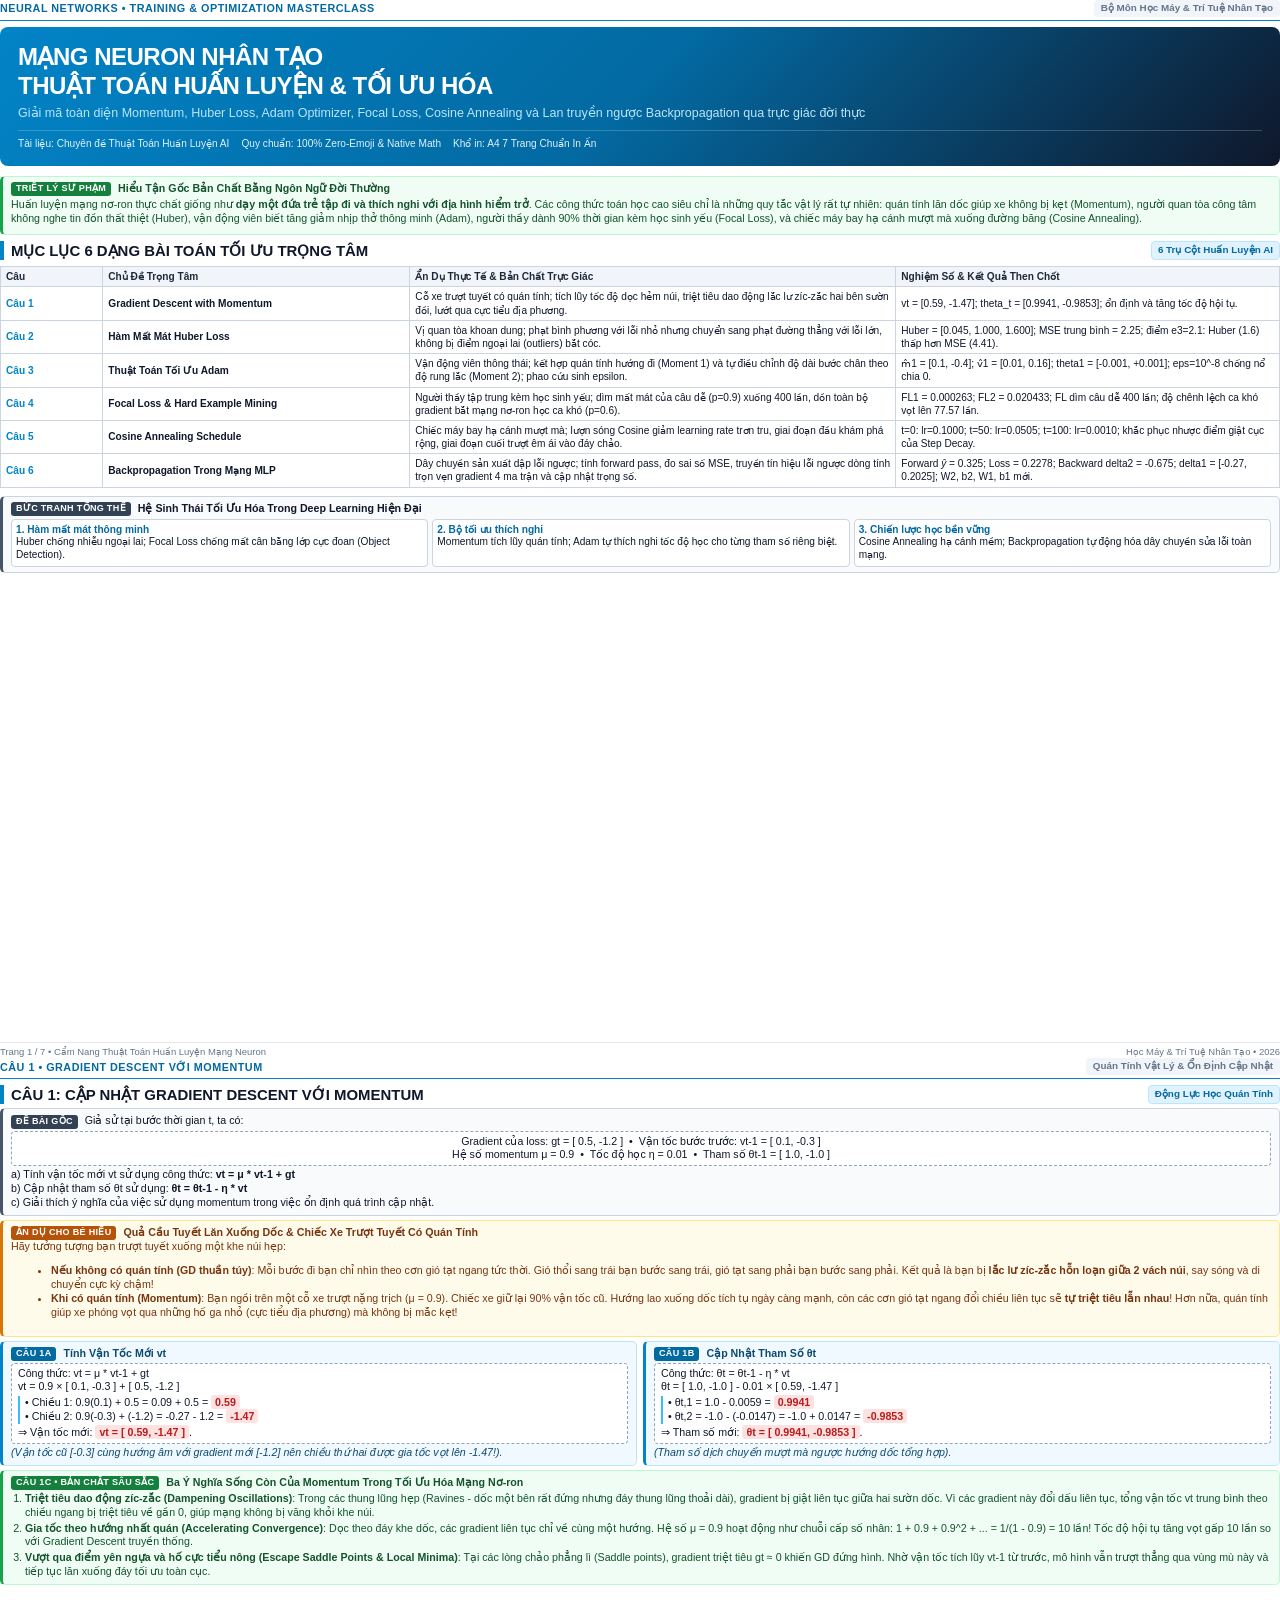
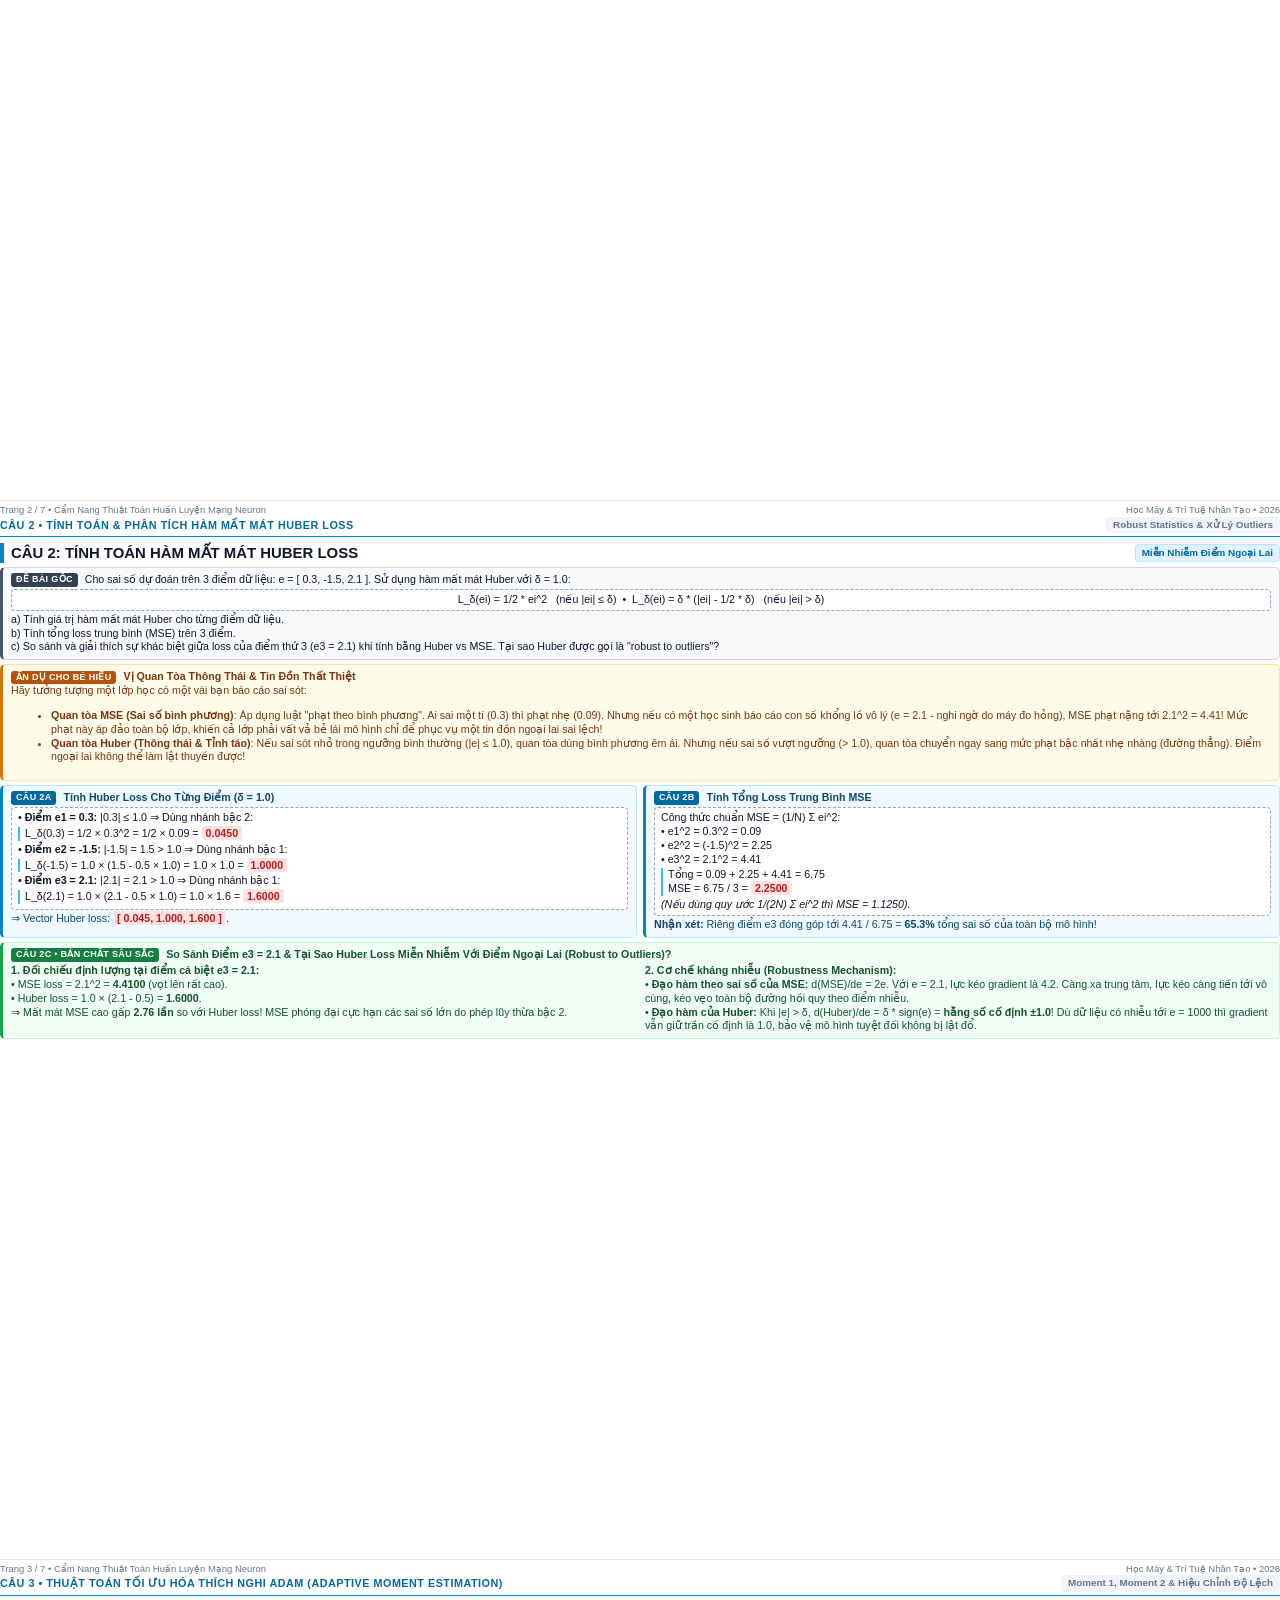
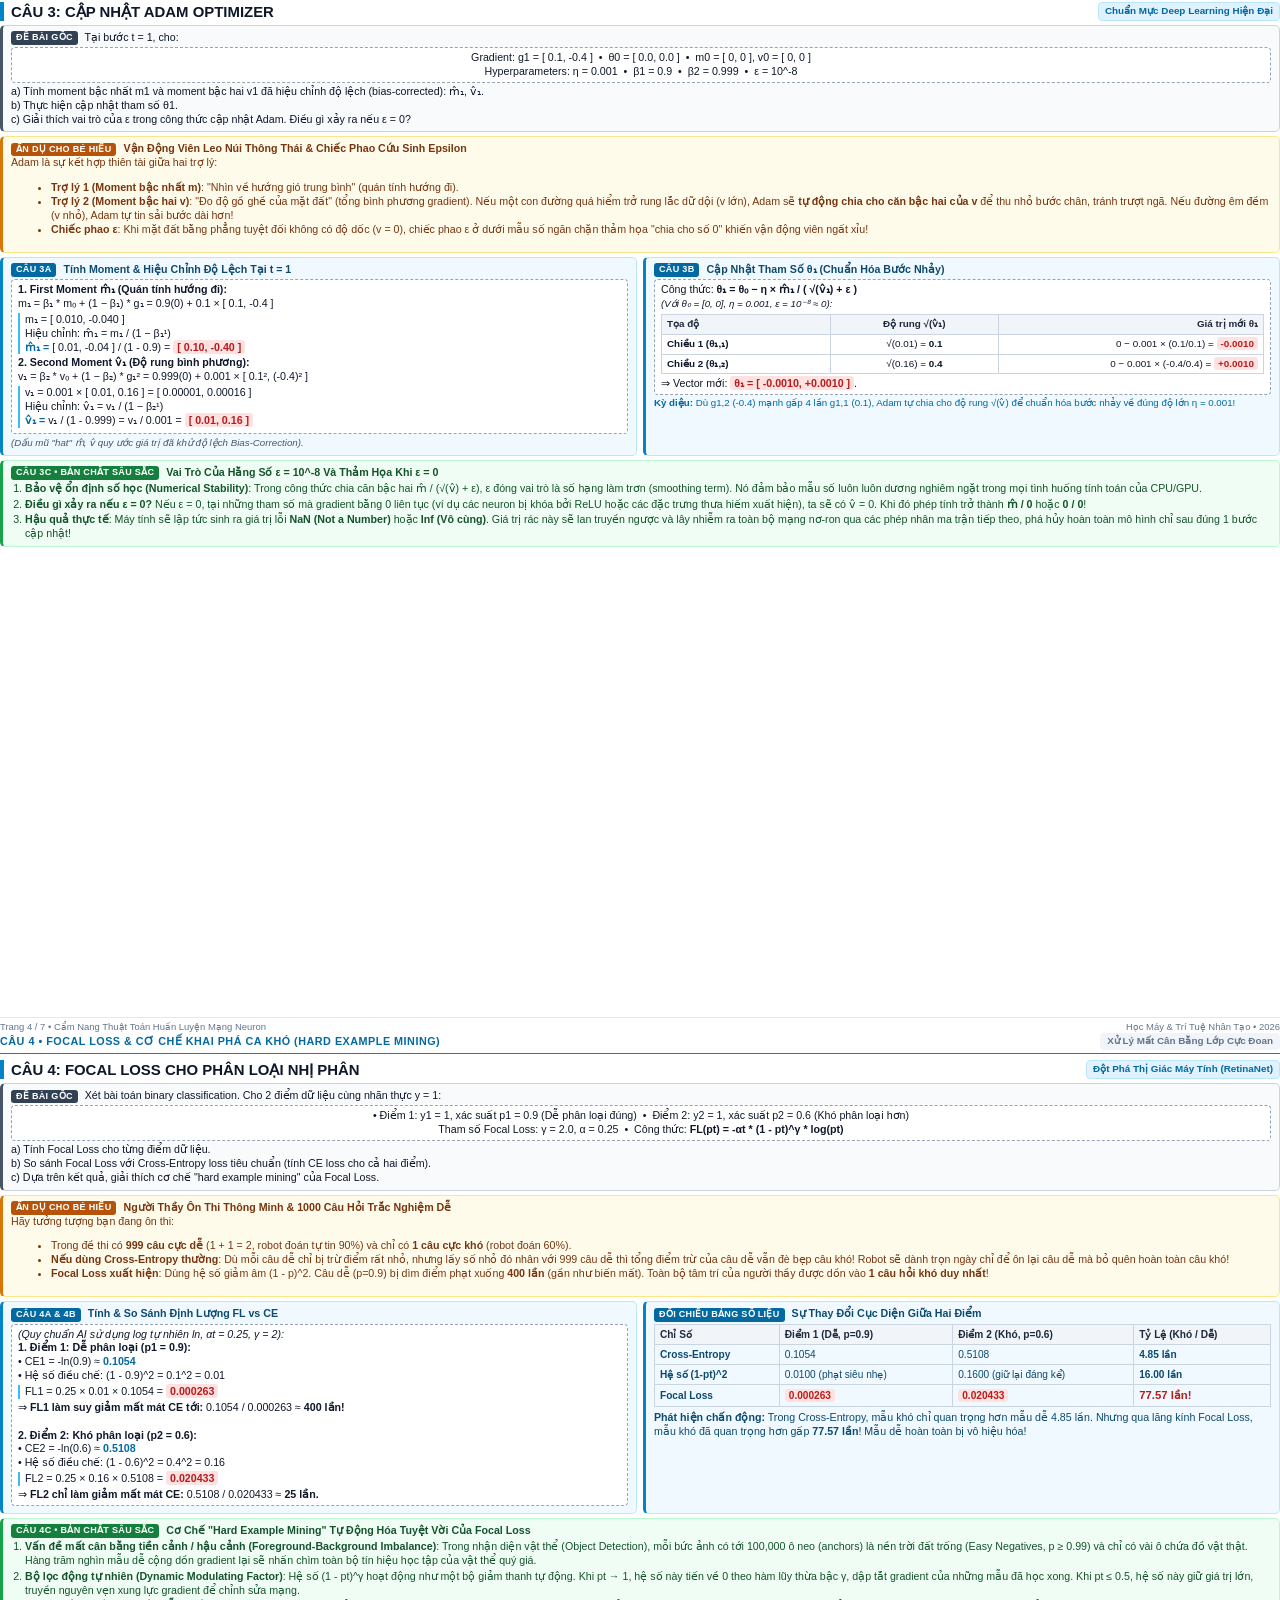
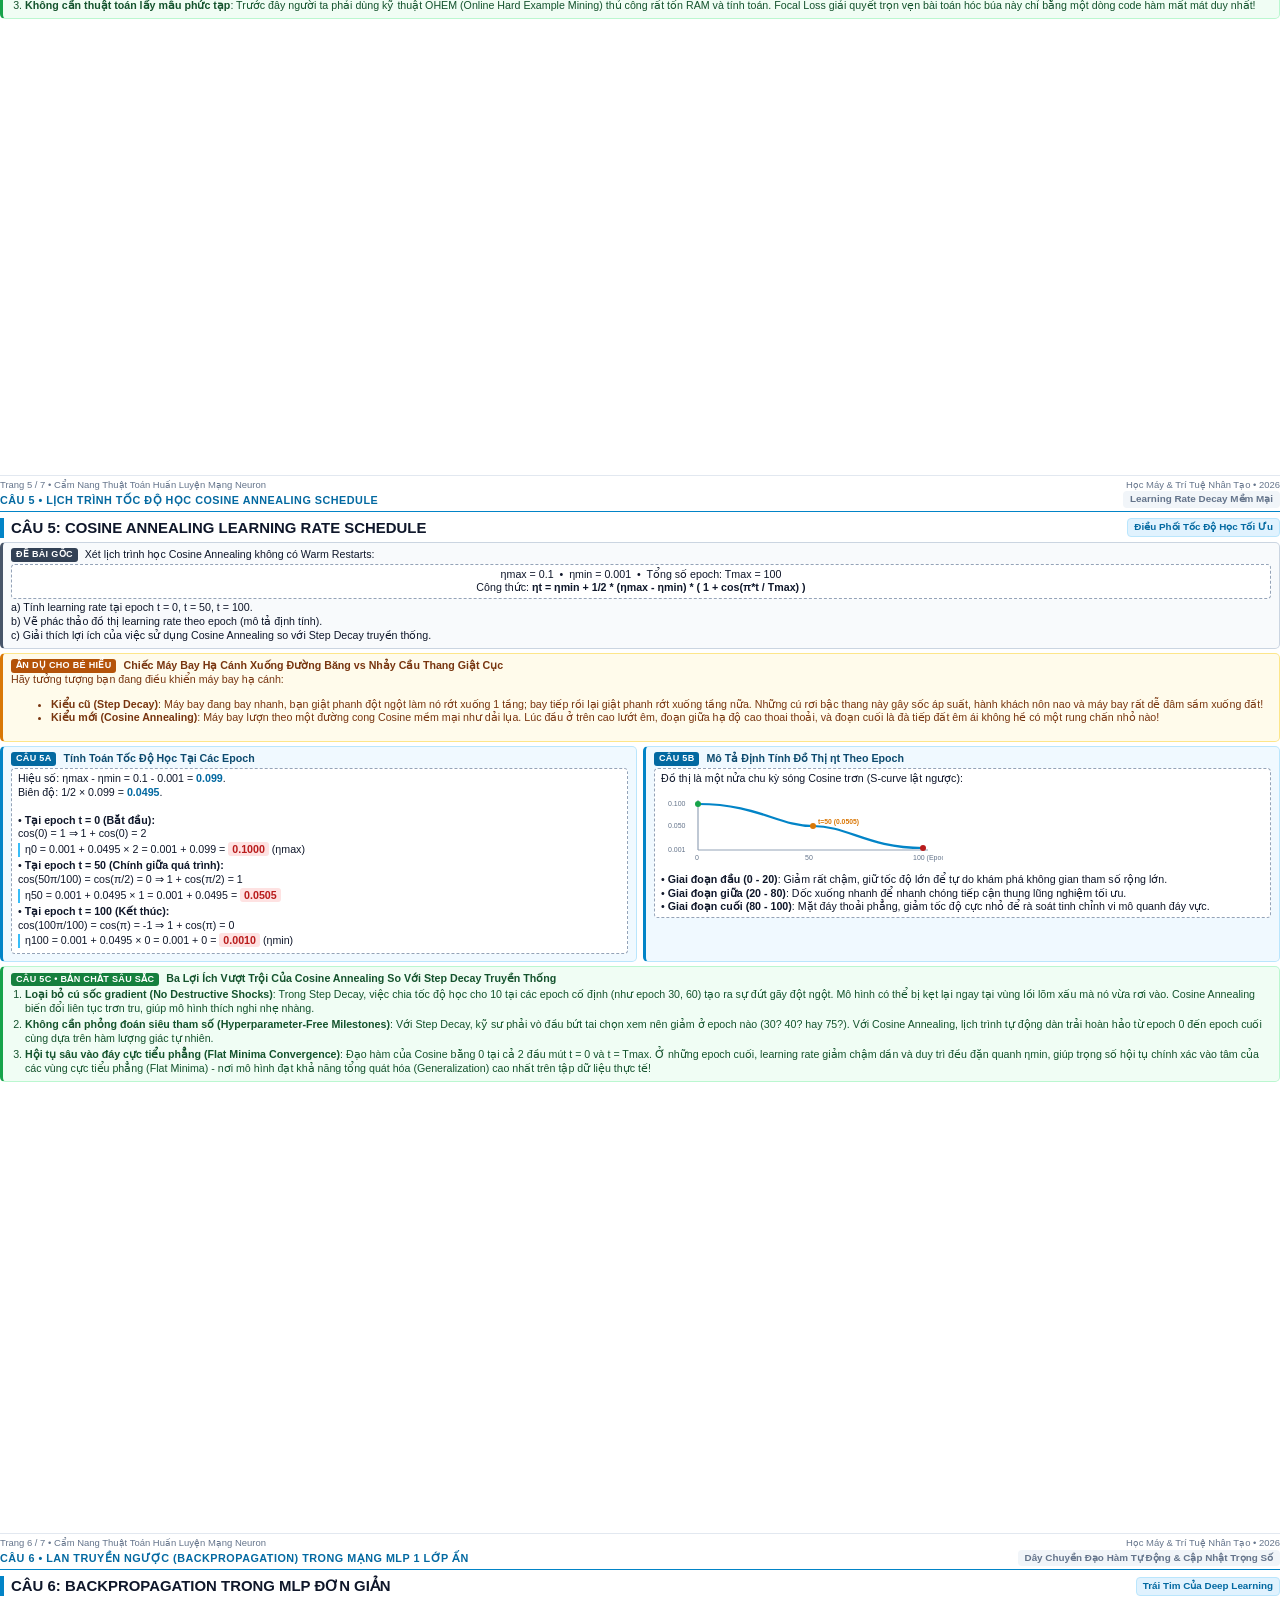
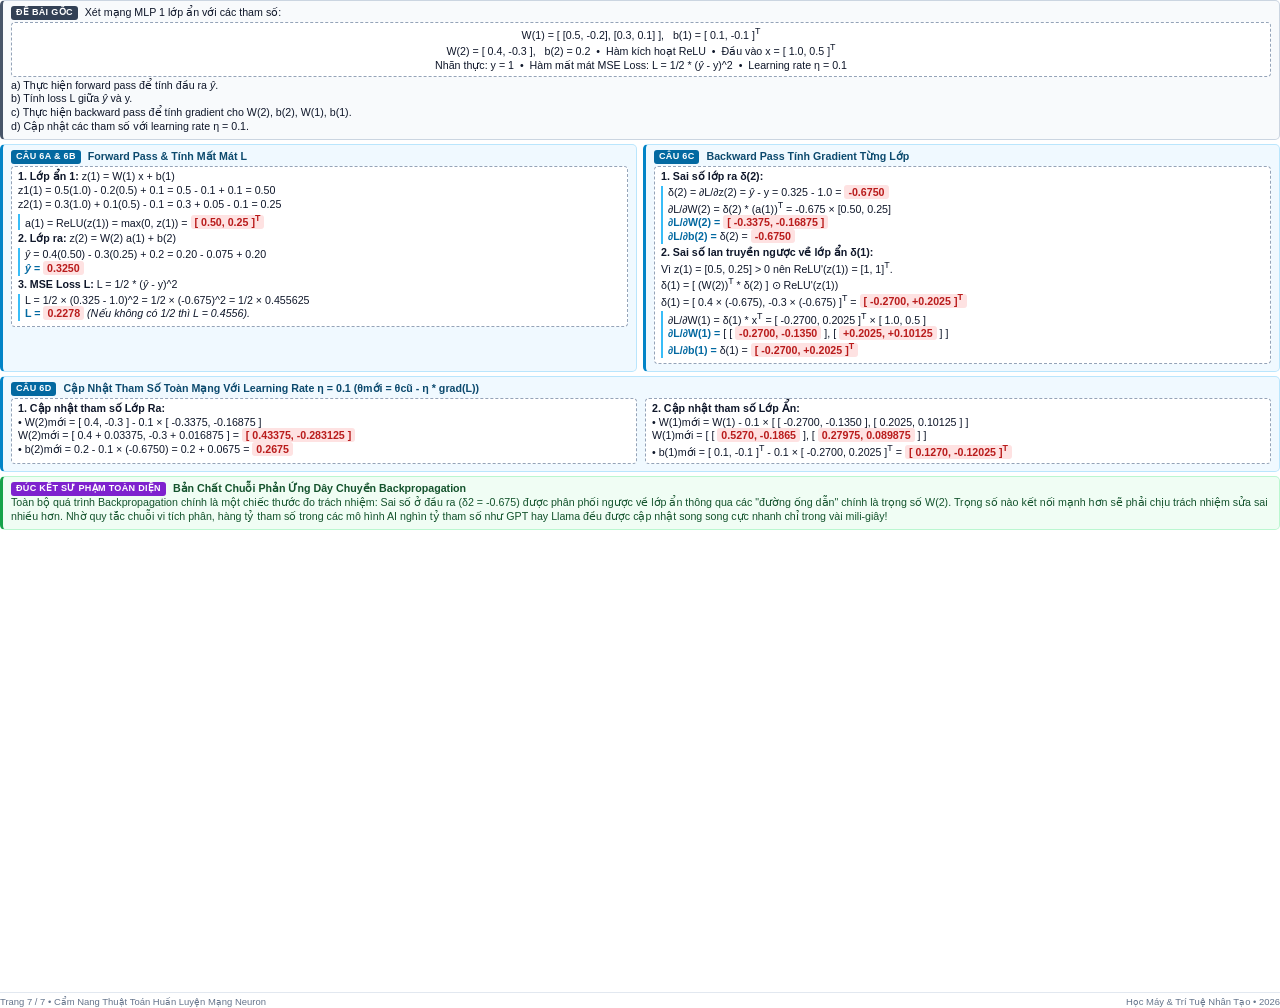
<file: docs/9.More/ThuatToanHuanLuyen_MangNeuron.html>
<!DOCTYPE html>
<html lang="vi">
<head>
  <meta charset="UTF-8">
  <title>Mạng Neuron Nhân Tạo: Thuật Toán Huấn Luyện & Tối Ưu Hóa</title>
  <style>
    @page {
      size: A4 portrait;
      margin: 8.5mm 11mm 8.5mm 11mm;
    }

    * {
      box-sizing: border-box;
      -webkit-print-color-adjust: exact !important;
      print-color-adjust: exact !important;
    }

    body {
      font-family: -apple-system, BlinkMacSystemFont, "Segoe UI", Roboto, "Helvetica Neue", Arial, sans-serif;
      font-size: 8.2pt;
      line-height: 1.30;
      color: #0f172a;
      background-color: #ffffff;
      margin: 0;
      padding: 0;
    }

    .a4-page {
      width: 100%;
      height: 280mm;
      max-height: 280mm;
      page-break-after: always;
      break-after: page;
      display: flex;
      flex-direction: column;
      justify-content: flex-start;
      position: relative;
      overflow: hidden;
    }

    .a4-page:last-child {
      page-break-after: avoid;
      break-after: avoid;
    }

    .page-header {
      display: flex;
      justify-content: space-between;
      align-items: center;
      border-bottom: 1.5px solid #0284c7;
      padding-bottom: 3px;
      margin-bottom: 6px;
    }
    .page-header .brand {
      font-weight: 800;
      font-size: 8.1pt;
      color: #0369a1;
      text-transform: uppercase;
      letter-spacing: 0.5px;
    }
    .page-header .doc-tag {
      font-size: 7.4pt;
      font-weight: 600;
      color: #64748b;
      background: #f1f5f9;
      padding: 2px 7px;
      border-radius: 4px;
    }

    .page-footer {
      margin-top: auto;
      border-top: 1px solid #e2e8f0;
      padding-top: 3px;
      display: flex;
      justify-content: space-between;
      align-items: center;
      font-size: 7.1pt;
      color: #64748b;
    }

    h1, h2, h3, h4, p {
      margin: 0 0 3px 0;
    }

    .section-title {
      font-size: 11.2pt;
      font-weight: 800;
      color: #0f172a;
      border-left: 4px solid #0284c7;
      padding-left: 7px;
      margin-bottom: 4px;
      display: flex;
      align-items: center;
      justify-content: space-between;
    }

    .section-title .score-tag {
      font-size: 7.4pt;
      font-weight: 700;
      background: #e0f2fe;
      color: #0369a1;
      padding: 2px 6px;
      border-radius: 4px;
      border: 1px solid #bae6fd;
    }

    .box {
      border-radius: 5px;
      padding: 5px 8px;
      margin-bottom: 4px;
      font-size: 8.0pt;
    }

    .box-problem {
      background: #f8fafc;
      border: 1px solid #cbd5e1;
      border-left: 3.5px solid #475569;
    }

    .box-metaphor {
      background: #fffbeb;
      border: 1px solid #fde68a;
      border-left: 3.5px solid #d97706;
      color: #78350f;
    }

    .box-concept {
      background: #f0fdf4;
      border: 1px solid #bbf7d0;
      border-left: 3.5px solid #16a34a;
      color: #14532d;
    }

    .box-solution {
      background: #f0f9ff;
      border: 1px solid #bae6fd;
      border-left: 3.5px solid #0284c7;
      color: #0c4a6e;
    }

    .box-warning {
      background: #fef2f2;
      border: 1px solid #fecaca;
      border-left: 3.5px solid #dc2626;
      color: #7f1d1d;
    }

    .badge {
      display: inline-block;
      font-size: 6.8pt;
      font-weight: 700;
      padding: 1px 5px;
      border-radius: 3px;
      text-transform: uppercase;
      letter-spacing: 0.3px;
      margin-right: 4px;
      vertical-align: middle;
    }
    .badge-problem { background: #334155; color: #ffffff; }
    .badge-metaphor { background: #b45309; color: #ffffff; }
    .badge-concept { background: #15803d; color: #ffffff; }
    .badge-solution { background: #0369a1; color: #ffffff; }
    .badge-takeaway { background: #7e22ce; color: #ffffff; }

    table {
      width: 100%;
      border-collapse: collapse;
      margin: 2px 0 4px 0;
      font-size: 7.6pt;
    }
    th, td {
      border: 1px solid #cbd5e1;
      padding: 3px 5px;
      text-align: left;
    }
    th {
      background: #f1f5f9;
      font-weight: 700;
      color: #1e293b;
    }

    .math-block {
      background: #ffffff;
      border: 1px dashed #94a3b8;
      border-radius: 4px;
      padding: 3px 6px;
      margin: 2px 0;
      font-family: "Segoe UI", Roboto, sans-serif;
      font-size: 8.0pt;
      color: #0f172a;
    }
    .math-sym {
      font-weight: 700;
      color: #0369a1;
    }
    .math-res {
      font-weight: 800;
      color: #b91c1c;
      background: #fee2e2;
      padding: 1px 4px;
      border-radius: 3px;
    }
    .math-step {
      display: block;
      margin: 2px 0;
      padding-left: 5px;
      border-left: 2px solid #38bdf8;
    }

    .two-cols {
      display: grid;
      grid-template-columns: 1fr 1fr;
      gap: 6px;
    }

    .cover-hero {
      background: linear-gradient(135deg, #0284c7 0%, #0369a1 50%, #0f172a 100%);
      color: #ffffff;
      padding: 16px 18px;
      border-radius: 8px;
      margin-bottom: 10px;
    }
    .cover-title {
      font-size: 18pt;
      font-weight: 900;
      line-height: 1.2;
      margin-bottom: 5px;
      letter-spacing: -0.5px;
    }
    .cover-subtitle {
      font-size: 9.4pt;
      font-weight: 400;
      color: #bae6fd;
      line-height: 1.32;
    }
    .cover-meta {
      margin-top: 8px;
      display: flex;
      gap: 12px;
      font-size: 7.6pt;
      color: #e0f2fe;
      border-top: 1px solid rgba(255, 255, 255, 0.2);
      padding-top: 6px;
    }
  </style>
</head>
<body>

  <!-- ==================== TRANG 1: BÌA & MỤC LỤC ==================== -->
  <div class="a4-page">
    <div class="page-header">
      <span class="brand">Neural Networks &bull; Training & Optimization Masterclass</span>
      <span class="doc-tag">Bộ Môn Học Máy & Trí Tuệ Nhân Tạo</span>
    </div>

    <div class="cover-hero">
      <div class="cover-title">MẠNG NEURON NHÂN TẠO<br>THUẬT TOÁN HUẤN LUYỆN & TỐI ƯU HÓA</div>
      <div class="cover-subtitle">Giải mã toàn diện Momentum, Huber Loss, Adam Optimizer, Focal Loss, Cosine Annealing và Lan truyền ngược Backpropagation qua trực giác đời thực</div>
      <div class="cover-meta">
        <span>Tài liệu: Chuyên đề Thuật Toán Huấn Luyện AI</span>
        <span>Quy chuẩn: 100% Zero-Emoji & Native Math</span>
        <span>Khổ in: A4 7 Trang Chuẩn In Ấn</span>
      </div>
    </div>

    <div class="box box-concept" style="margin-bottom: 6px;">
      <span class="badge badge-concept">Triết Lý Sư Phạm</span>
      <b>Hiểu Tận Gốc Bản Chất Bằng Ngôn Ngữ Đời Thường</b>
      <p style="margin-top: 2px;">
        Huấn luyện mạng nơ-ron thực chất giống như <b>dạy một đứa trẻ tập đi và thích nghi với địa hình hiểm trở</b>. Các công thức toán học cao siêu chỉ là những quy tắc vật lý rất tự nhiên: quán tính lăn dốc giúp xe không bị kẹt (Momentum), người quan tòa công tâm không nghe tin đồn thất thiệt (Huber), vận động viên biết tăng giảm nhịp thở thông minh (Adam), người thầy dành 90% thời gian kèm học sinh yếu (Focal Loss), và chiếc máy bay hạ cánh mượt mà xuống đường băng (Cosine Annealing).
      </p>
    </div>

    <div class="section-title">
      <span>MỤC LỤC 6 DẠNG BÀI TOÁN TỐI ƯU TRỌNG TÂM</span>
      <span class="score-tag">6 Trụ Cột Huấn Luyện AI</span>
    </div>

    <table>
      <thead>
        <tr>
          <th style="width: 8%;">Câu</th>
          <th style="width: 24%;">Chủ Đề Trọng Tâm</th>
          <th style="width: 38%;">Ẩn Dụ Thực Tế & Bản Chất Trực Giác</th>
          <th style="width: 30%;">Nghiệm Số & Kết Quả Then Chốt</th>
        </tr>
      </thead>
      <tbody>
        <tr>
          <td style="font-weight: 800; color: #0284c7;">Câu 1</td>
          <td><b>Gradient Descent with Momentum</b></td>
          <td>Cỗ xe trượt tuyết có quán tính; tích lũy tốc độ dọc hẻm núi, triệt tiêu dao động lắc lư zíc-zắc hai bên sườn đồi, lướt qua cực tiểu địa phương.</td>
          <td>vt = [0.59, -1.47]; theta_t = [0.9941, -0.9853]; ổn định và tăng tốc độ hội tụ.</td>
        </tr>
        <tr>
          <td style="font-weight: 800; color: #0284c7;">Câu 2</td>
          <td><b>Hàm Mất Mát Huber Loss</b></td>
          <td>Vị quan tòa khoan dung; phạt bình phương với lỗi nhỏ nhưng chuyển sang phạt đường thẳng với lỗi lớn, không bị điểm ngoại lai (outliers) bắt cóc.</td>
          <td>Huber = [0.045, 1.000, 1.600]; MSE trung bình = 2.25; điểm e3=2.1: Huber (1.6) thấp hơn MSE (4.41).</td>
        </tr>
        <tr>
          <td style="font-weight: 800; color: #0284c7;">Câu 3</td>
          <td><b>Thuật Toán Tối Ưu Adam</b></td>
          <td>Vận động viên thông thái; kết hợp quán tính hướng đi (Moment 1) và tự điều chỉnh độ dài bước chân theo độ rung lắc (Moment 2); phao cứu sinh epsilon.</td>
          <td>m̂1 = [0.1, -0.4]; v̂1 = [0.01, 0.16]; theta1 = [-0.001, +0.001]; eps=10^-8 chống nổ chia 0.</td>
        </tr>
        <tr>
          <td style="font-weight: 800; color: #0284c7;">Câu 4</td>
          <td><b>Focal Loss & Hard Example Mining</b></td>
          <td>Người thầy tập trung kèm học sinh yếu; dìm mất mát của câu dễ (p=0.9) xuống 400 lần, dồn toàn bộ gradient bắt mạng nơ-ron học ca khó (p=0.6).</td>
          <td>FL1 = 0.000263; FL2 = 0.020433; FL dìm câu dễ 400 lần; độ chênh lệch ca khó vọt lên 77.57 lần.</td>
        </tr>
        <tr>
          <td style="font-weight: 800; color: #0284c7;">Câu 5</td>
          <td><b>Cosine Annealing Schedule</b></td>
          <td>Chiếc máy bay hạ cánh mượt mà; lượn sóng Cosine giảm learning rate trơn tru, giai đoạn đầu khám phá rộng, giai đoạn cuối trượt êm ái vào đáy chảo.</td>
          <td>t=0: lr=0.1000; t=50: lr=0.0505; t=100: lr=0.0010; khắc phục nhược điểm giật cục của Step Decay.</td>
        </tr>
        <tr>
          <td style="font-weight: 800; color: #0284c7;">Câu 6</td>
          <td><b>Backpropagation Trong Mạng MLP</b></td>
          <td>Dây chuyền sản xuất dập lỗi ngược; tính forward pass, đo sai số MSE, truyền tín hiệu lỗi ngược dòng tính trọn vẹn gradient 4 ma trận và cập nhật trọng số.</td>
          <td>Forward <i>ŷ</i> = 0.325; Loss = 0.2278; Backward delta2 = -0.675; delta1 = [-0.27, 0.2025]; W2, b2, W1, b1 mới.</td>
        </tr>
      </tbody>
    </table>

    <div class="box box-problem" style="margin-top: 4px;">
      <span class="badge badge-problem">Bức Tranh Tổng Thể</span>
      <b>Hệ Sinh Thái Tối Ưu Hóa Trong Deep Learning Hiện Đại</b>
      <div style="display: flex; justify-content: space-between; margin-top: 3px; font-size: 7.6pt; line-height: 1.25;">
        <div style="flex: 1; padding: 4px; background: #ffffff; border-radius: 4px; border: 1px solid #cbd5e1; margin-right: 4px;">
          <b style="color: #0369a1;">1. Hàm mất mát thông minh</b><br>
          Huber chống nhiễu ngoại lai; Focal Loss chống mất cân bằng lớp cực đoan (Object Detection).
        </div>
        <div style="flex: 1; padding: 4px; background: #ffffff; border-radius: 4px; border: 1px solid #cbd5e1; margin-right: 4px;">
          <b style="color: #0369a1;">2. Bộ tối ưu thích nghi</b><br>
          Momentum tích lũy quán tính; Adam tự thích nghi tốc độ học cho từng tham số riêng biệt.
        </div>
        <div style="flex: 1; padding: 4px; background: #ffffff; border-radius: 4px; border: 1px solid #cbd5e1;">
          <b style="color: #0369a1;">3. Chiến lược học bền vững</b><br>
          Cosine Annealing hạ cánh mềm; Backpropagation tự động hóa dây chuyền sửa lỗi toàn mạng.
        </div>
      </div>
    </div>

    <div class="page-footer">
      <span>Trang 1 / 7 &bull; Cẩm Nang Thuật Toán Huấn Luyện Mạng Neuron</span>
      <span>Học Máy & Trí Tuệ Nhân Tạo &bull; 2026</span>
    </div>
  </div>

  <!-- ==================== TRANG 2: CÂU 1 - MOMENTUM ==================== -->
  <div class="a4-page">
    <div class="page-header">
      <span class="brand">Câu 1 &bull; Gradient Descent Với Momentum</span>
      <span class="doc-tag">Quán Tính Vật Lý & Ổn Định Cập Nhật</span>
    </div>

    <div class="section-title">
      <span>CÂU 1: CẬP NHẬT GRADIENT DESCENT VỚI MOMENTUM</span>
      <span class="score-tag">Động Lực Học Quán Tính</span>
    </div>

    <div class="box box-problem">
      <span class="badge badge-problem">Đề Bài Gốc</span>
      Giả sử tại bước thời gian t, ta có:
      <div class="math-block" style="text-align: center; margin: 2px 0;">
        Gradient của loss: gt = [ 0.5, -1.2 ] &nbsp;&bull;&nbsp; Vận tốc bước trước: vt-1 = [ 0.1, -0.3 ]<br>
        Hệ số momentum &mu; = 0.9 &nbsp;&bull;&nbsp; Tốc độ học &eta; = 0.01 &nbsp;&bull;&nbsp; Tham số &theta;t-1 = [ 1.0, -1.0 ]
      </div>
      a) Tính vận tốc mới vt sử dụng công thức: <b>vt = &mu; * vt-1 + gt</b><br>
      b) Cập nhật tham số &theta;t sử dụng: <b>&theta;t = &theta;t-1 - &eta; * vt</b><br>
      c) Giải thích ý nghĩa của việc sử dụng momentum trong việc ổn định quá trình cập nhật.
    </div>

    <div class="box box-metaphor">
      <span class="badge badge-metaphor">Ẩn Dụ Cho Bé Hiểu</span>
      <b>Quả Cầu Tuyết Lăn Xuống Dốc & Chiếc Xe Trượt Tuyết Có Quán Tính</b><br>
      Hãy tưởng tượng bạn trượt tuyết xuống một khe núi hẹp:
      <ul>
        <li><b>Nếu không có quán tính (GD thuần túy)</b>: Mỗi bước đi bạn chỉ nhìn theo cơn gió tạt ngang tức thời. Gió thổi sang trái bạn bước sang trái, gió tạt sang phải bạn bước sang phải. Kết quả là bạn bị <b>lắc lư zíc-zắc hỗn loạn giữa 2 vách núi</b>, say sóng và di chuyển cực kỳ chậm!</li>
        <li><b>Khi có quán tính (Momentum)</b>: Bạn ngồi trên một cỗ xe trượt nặng trịch (&mu; = 0.9). Chiếc xe giữ lại 90% vận tốc cũ. Hướng lao xuống dốc tích tụ ngày càng mạnh, còn các cơn gió tạt ngang đổi chiều liên tục sẽ <b>tự triệt tiêu lẫn nhau</b>! Hơn nữa, quán tính giúp xe phóng vọt qua những hố ga nhỏ (cực tiểu địa phương) mà không bị mắc kẹt!</li>
      </ul>
    </div>

    <div class="two-cols">
      <div class="box box-solution">
        <span class="badge badge-solution">Câu 1a</span>
        <b>Tính Vận Tốc Mới vt</b>
        <div class="math-block">
          Công thức: vt = &mu; * vt-1 + gt<br>
          vt = 0.9 &times; [ 0.1, -0.3 ] + [ 0.5, -1.2 ]<br>
          <div class="math-step">
            &bull; Chiều 1: 0.9(0.1) + 0.5 = 0.09 + 0.5 = <span class="math-res">0.59</span><br>
            &bull; Chiều 2: 0.9(-0.3) + (-1.2) = -0.27 - 1.2 = <span class="math-res">-1.47</span>
          </div>
          &rArr; Vận tốc mới: <span class="math-res">vt = [ 0.59, -1.47 ]</span>.
        </div>
        <i>(Vận tốc cũ [-0.3] cùng hướng âm với gradient mới [-1.2] nên chiều thứ hai được gia tốc vọt lên -1.47!).</i>
      </div>

      <div class="box box-solution">
        <span class="badge badge-solution">Câu 1b</span>
        <b>Cập Nhật Tham Số &theta;t</b>
        <div class="math-block">
          Công thức: &theta;t = &theta;t-1 - &eta; * vt<br>
          &theta;t = [ 1.0, -1.0 ] - 0.01 &times; [ 0.59, -1.47 ]<br>
          <div class="math-step">
            &bull; &theta;t,1 = 1.0 - 0.0059 = <span class="math-res">0.9941</span><br>
            &bull; &theta;t,2 = -1.0 - (-0.0147) = -1.0 + 0.0147 = <span class="math-res">-0.9853</span>
          </div>
          &rArr; Tham số mới: <span class="math-res">&theta;t = [ 0.9941, -0.9853 ]</span>.
        </div>
        <i>(Tham số dịch chuyển mượt mà ngược hướng dốc tổng hợp).</i>
      </div>
    </div>

    <div class="box box-concept">
      <span class="badge badge-concept">Câu 1c &bull; Bản Chất Sâu Sắc</span>
      <b>Ba Ý Nghĩa Sống Còn Của Momentum Trong Tối Ưu Hóa Mạng Nơ-ron</b>
      <ol style="margin: 2px 0 0 14px; padding: 0;">
        <li style="margin-bottom: 2px;">
          <b>Triệt tiêu dao động zíc-zắc (Dampening Oscillations)</b>: Trong các thung lũng hẹp (Ravines - dốc một bên rất đứng nhưng đáy thung lũng thoải dài), gradient bị giật liên tục giữa hai sườn dốc. Vì các gradient này đổi dấu liên tục, tổng vận tốc vt trung bình theo chiều ngang bị triệt tiêu về gần 0, giúp mạng không bị văng khỏi khe núi.
        </li>
        <li style="margin-bottom: 2px;">
          <b>Gia tốc theo hướng nhất quán (Accelerating Convergence)</b>: Dọc theo đáy khe dốc, các gradient liên tục chỉ về cùng một hướng. Hệ số &mu; = 0.9 hoạt động như chuỗi cấp số nhân: 1 + 0.9 + 0.9^2 + ... = 1/(1 - 0.9) = 10 lần! Tốc độ hội tụ tăng vọt gấp 10 lần so với Gradient Descent truyền thống.
        </li>
        <li>
          <b>Vượt qua điểm yên ngựa và hố cực tiểu nông (Escape Saddle Points & Local Minima)</b>: Tại các lòng chảo phẳng lì (Saddle points), gradient triệt tiêu gt &asymp; 0 khiến GD đứng hình. Nhờ vận tốc tích lũy vt-1 từ trước, mô hình vẫn trượt thẳng qua vùng mù này và tiếp tục lăn xuống đáy tối ưu toàn cục.
        </li>
      </ol>
    </div>

    <div class="page-footer">
      <span>Trang 2 / 7 &bull; Cẩm Nang Thuật Toán Huấn Luyện Mạng Neuron</span>
      <span>Học Máy & Trí Tuệ Nhân Tạo &bull; 2026</span>
    </div>
  </div>

  <!-- ==================== TRANG 3: CÂU 2 - HUBER LOSS ==================== -->
  <div class="a4-page">
    <div class="page-header">
      <span class="brand">Câu 2 &bull; Tính Toán & Phân Tích Hàm Mất Mát Huber Loss</span>
      <span class="doc-tag">Robust Statistics & Xử Lý Outliers</span>
    </div>

    <div class="section-title">
      <span>CÂU 2: TÍNH TOÁN HÀM MẤT MÁT HUBER LOSS</span>
      <span class="score-tag">Miễn Nhiễm Điểm Ngoại Lai</span>
    </div>

    <div class="box box-problem">
      <span class="badge badge-problem">Đề Bài Gốc</span>
      Cho sai số dự đoán trên 3 điểm dữ liệu: e = [ 0.3, -1.5, 2.1 ]. Sử dụng hàm mất mát Huber với &delta; = 1.0:
      <div class="math-block" style="text-align: center; margin: 2px 0;">
        L_&delta;(ei) = 1/2 * ei^2 &nbsp; (nếu |ei| &le; &delta;) &nbsp;&bull;&nbsp; L_&delta;(ei) = &delta; * (|ei| - 1/2 * &delta;) &nbsp; (nếu |ei| &gt; &delta;)
      </div>
      a) Tính giá trị hàm mất mát Huber cho từng điểm dữ liệu.<br>
      b) Tính tổng loss trung bình (MSE) trên 3 điểm.<br>
      c) So sánh và giải thích sự khác biệt giữa loss của điểm thứ 3 (e3 = 2.1) khi tính bằng Huber vs MSE. Tại sao Huber được gọi là "robust to outliers"?
    </div>

    <div class="box box-metaphor">
      <span class="badge badge-metaphor">Ẩn Dụ Cho Bé Hiểu</span>
      <b>Vị Quan Tòa Thông Thái & Tin Đồn Thất Thiệt</b><br>
      Hãy tưởng tượng một lớp học có một vài bạn báo cáo sai sót:
      <ul>
        <li><b>Quan tòa MSE (Sai số bình phương)</b>: Áp dụng luật "phạt theo bình phương". Ai sai một tí (0.3) thì phạt nhẹ (0.09). Nhưng nếu có một học sinh báo cáo con số khổng lồ vô lý (e = 2.1 - nghi ngờ do máy đo hỏng), MSE phạt nặng tới 2.1^2 = 4.41! Mức phạt này áp đảo toàn bộ lớp, khiến cả lớp phải vất vả bẻ lái mô hình chỉ để phục vụ một tin đồn ngoại lai sai lệch!</li>
        <li><b>Quan tòa Huber (Thông thái & Tỉnh táo)</b>: Nếu sai sót nhỏ trong ngưỡng bình thường (|e| &le; 1.0), quan tòa dùng bình phương êm ái. Nhưng nếu sai số vượt ngưỡng (&gt; 1.0), quan tòa chuyển ngay sang mức phạt bậc nhất nhẹ nhàng (đường thẳng). Điểm ngoại lai không thể làm lật thuyền được!</li>
      </ul>
    </div>

    <div class="two-cols">
      <div class="box box-solution">
        <span class="badge badge-solution">Câu 2a</span>
        <b>Tính Huber Loss Cho Từng Điểm (&delta; = 1.0)</b>
        <div class="math-block">
          &bull; <b>Điểm e1 = 0.3:</b> |0.3| &le; 1.0 &rArr; Dùng nhánh bậc 2:<br>
          <div class="math-step">
            L_&delta;(0.3) = 1/2 &times; 0.3^2 = 1/2 &times; 0.09 = <span class="math-res">0.0450</span>
          </div>
          &bull; <b>Điểm e2 = -1.5:</b> |-1.5| = 1.5 &gt; 1.0 &rArr; Dùng nhánh bậc 1:<br>
          <div class="math-step">
            L_&delta;(-1.5) = 1.0 &times; (1.5 - 0.5 &times; 1.0) = 1.0 &times; 1.0 = <span class="math-res">1.0000</span>
          </div>
          &bull; <b>Điểm e3 = 2.1:</b> |2.1| = 2.1 &gt; 1.0 &rArr; Dùng nhánh bậc 1:<br>
          <div class="math-step">
            L_&delta;(2.1) = 1.0 &times; (2.1 - 0.5 &times; 1.0) = 1.0 &times; 1.6 = <span class="math-res">1.6000</span>
          </div>
        </div>
        &rArr; Vector Huber loss: <span class="math-res">[ 0.045, 1.000, 1.600 ]</span>.
      </div>

      <div class="box box-solution">
        <span class="badge badge-solution">Câu 2b</span>
        <b>Tính Tổng Loss Trung Bình MSE</b>
        <div class="math-block">
          Công thức chuẩn MSE = (1/N) &Sigma; ei^2:<br>
          &bull; e1^2 = 0.3^2 = 0.09<br>
          &bull; e2^2 = (-1.5)^2 = 2.25<br>
          &bull; e3^2 = 2.1^2 = 4.41<br>
          <div class="math-step">
            Tổng = 0.09 + 2.25 + 4.41 = 6.75<br>
            MSE = 6.75 / 3 = <span class="math-res">2.2500</span>
          </div>
          <i>(Nếu dùng quy ước 1/(2N) &Sigma; ei^2 thì MSE = 1.1250).</i>
        </div>
        <b>Nhận xét:</b> Riêng điểm e3 đóng góp tới 4.41 / 6.75 = <b>65.3%</b> tổng sai số của toàn bộ mô hình!
      </div>
    </div>

    <div class="box box-concept">
      <span class="badge badge-concept">Câu 2c &bull; Bản Chất Sâu Sắc</span>
      <b>So Sánh Điểm e3 = 2.1 & Tại Sao Huber Loss Miễn Nhiễm Với Điểm Ngoại Lai (Robust to Outliers)?</b>
      <div style="display: flex; gap: 8px; margin-top: 2px;">
        <div style="flex: 1;">
          <b>1. Đối chiếu định lượng tại điểm cá biệt e3 = 2.1:</b><br>
          &bull; MSE loss = 2.1^2 = <b>4.4100</b> (vọt lên rất cao).<br>
          &bull; Huber loss = 1.0 &times; (2.1 - 0.5) = <b>1.6000</b>.<br>
          &rArr; Mất mát MSE cao gấp <b>2.76 lần</b> so với Huber loss! MSE phóng đại cực hạn các sai số lớn do phép lũy thừa bậc 2.
        </div>
        <div style="flex: 1;">
          <b>2. Cơ chế kháng nhiễu (Robustness Mechanism):</b><br>
          &bull; <b>Đạo hàm theo sai số của MSE:</b> d(MSE)/de = 2e. Với e = 2.1, lực kéo gradient là 4.2. Càng xa trung tâm, lực kéo càng tiến tới vô cùng, kéo vẹo toàn bộ đường hồi quy theo điểm nhiễu.<br>
          &bull; <b>Đạo hàm của Huber:</b> Khi |e| &gt; &delta;, d(Huber)/de = &delta; * sign(e) = <b>hằng số cố định &plusmn;1.0</b>! Dù dữ liệu có nhiễu tới e = 1000 thì gradient vẫn giữ trần cố định là 1.0, bảo vệ mô hình tuyệt đối không bị lật đổ.
        </div>
      </div>
    </div>

    <div class="page-footer">
      <span>Trang 3 / 7 &bull; Cẩm Nang Thuật Toán Huấn Luyện Mạng Neuron</span>
      <span>Học Máy & Trí Tuệ Nhân Tạo &bull; 2026</span>
    </div>
  </div>

  <!-- ==================== TRANG 4: CÂU 3 - ADAM OPTIMIZER ==================== -->
  <div class="a4-page">
    <div class="page-header">
      <span class="brand">Câu 3 &bull; Thuật Toán Tối Ưu Hóa Thích Nghi Adam (Adaptive Moment Estimation)</span>
      <span class="doc-tag">Moment 1, Moment 2 & Hiệu Chỉnh Độ Lệch</span>
    </div>

    <div class="section-title">
      <span>CÂU 3: CẬP NHẬT ADAM OPTIMIZER</span>
      <span class="score-tag">Chuẩn Mực Deep Learning Hiện Đại</span>
    </div>

    <div class="box box-problem">
      <span class="badge badge-problem">Đề Bài Gốc</span>
      Tại bước t = 1, cho:
      <div class="math-block" style="text-align: center; margin: 2px 0;">
        Gradient: g1 = [ 0.1, -0.4 ] &nbsp;&bull;&nbsp; &theta;0 = [ 0.0, 0.0 ] &nbsp;&bull;&nbsp; m0 = [ 0, 0 ], v0 = [ 0, 0 ]<br>
        Hyperparameters: &eta; = 0.001 &nbsp;&bull;&nbsp; &beta;1 = 0.9 &nbsp;&bull;&nbsp; &beta;2 = 0.999 &nbsp;&bull;&nbsp; &epsilon; = 10^-8
      </div>
      a) Tính moment bậc nhất m1 và moment bậc hai v1 đã hiệu chỉnh độ lệch (bias-corrected): m̂₁, v̂₁.<br>
      b) Thực hiện cập nhật tham số &theta;1.<br>
      c) Giải thích vai trò của &epsilon; trong công thức cập nhật Adam. Điều gì xảy ra nếu &epsilon; = 0?
    </div>

    <div class="box box-metaphor">
      <span class="badge badge-metaphor">Ẩn Dụ Cho Bé Hiểu</span>
      <b>Vận Động Viên Leo Núi Thông Thái & Chiếc Phao Cứu Sinh Epsilon</b><br>
      Adam là sự kết hợp thiên tài giữa hai trợ lý:
      <ul>
        <li><b>Trợ lý 1 (Moment bậc nhất m)</b>: "Nhìn về hướng gió trung bình" (quán tính hướng đi).</li>
        <li><b>Trợ lý 2 (Moment bậc hai v)</b>: "Đo độ gồ ghề của mặt đất" (tổng bình phương gradient). Nếu một con đường quá hiểm trở rung lắc dữ dội (v lớn), Adam sẽ <b>tự động chia cho căn bậc hai của v</b> để thu nhỏ bước chân, tránh trượt ngã. Nếu đường êm đềm (v nhỏ), Adam tự tin sải bước dài hơn!</li>
        <li><b>Chiếc phao &epsilon;</b>: Khi mặt đất bằng phẳng tuyệt đối không có độ dốc (v = 0), chiếc phao &epsilon; ở dưới mẫu số ngăn chặn thảm họa "chia cho số 0" khiến vận động viên ngất xỉu!</li>
      </ul>
    </div>

    <div class="two-cols">
      <div class="box box-solution">
        <span class="badge badge-solution">Câu 3a</span>
        <b>Tính Moment & Hiệu Chỉnh Độ Lệch Tại t = 1</b>
        <div class="math-block">
          <b>1. First Moment m̂₁ (Quán tính hướng đi):</b><br>
          m₁ = &beta;₁ * m₀ + (1 &minus; &beta;₁) * g₁ = 0.9(0) + 0.1 &times; [ 0.1, -0.4 ]<br>
          <div class="math-step">
            m₁ = [ 0.010, -0.040 ]<br>
            Hiệu chỉnh: m̂₁ = m₁ / (1 &minus; &beta;₁¹)<br>
            <span class="math-sym">m̂₁ =</span> [ 0.01, -0.04 ] / (1 - 0.9) = <span class="math-res">[ 0.10, -0.40 ]</span>
          </div>
          <b>2. Second Moment v̂₁ (Độ rung bình phương):</b><br>
          v₁ = &beta;₂ * v₀ + (1 &minus; &beta;₂) * g₁² = 0.999(0) + 0.001 &times; [ 0.1², (-0.4)² ]<br>
          <div class="math-step">
            v₁ = 0.001 &times; [ 0.01, 0.16 ] = [ 0.00001, 0.00016 ]<br>
            Hiệu chỉnh: v̂₁ = v₁ / (1 &minus; &beta;₂¹)<br>
            <span class="math-sym">v̂₁ =</span> v₁ / (1 - 0.999) = v₁ / 0.001 = <span class="math-res">[ 0.01, 0.16 ]</span>
          </div>
        </div>
        <i style="font-size: 7.3pt; color: #475569;">(Dấu mũ "hat" m̂, v̂ quy ước giá trị đã khử độ lệch Bias-Correction).</i>
      </div>

      <div class="box box-solution">
        <span class="badge badge-solution">Câu 3b</span>
        <b>Cập Nhật Tham Số &theta;₁ (Chuẩn Hóa Bước Nhảy)</b>
        <div class="math-block">
          Công thức: <b>&theta;₁ = &theta;₀ &minus; &eta; &times; m̂₁ / ( &radic;(v̂₁) + &epsilon; )</b><br>
          <i style="font-size: 7.3pt;">(Với &theta;₀ = [0, 0], &eta; = 0.001, &epsilon; = 10⁻⁸ &asymp; 0):</i>
          <table style="width: 100%; margin: 3px 0; font-size: 7.4pt;">
            <thead>
              <tr style="background: #e0f2fe;">
                <th style="width: 28%;">Tọa độ</th>
                <th style="width: 28%; text-align: center;">Độ rung &radic;(v̂₁)</th>
                <th style="width: 44%; text-align: right;">Giá trị mới &theta;₁</th>
              </tr>
            </thead>
            <tbody>
              <tr>
                <td><b>Chiều 1 (&theta;₁,₁)</b></td>
                <td style="text-align: center;">&radic;(0.01) = <b>0.1</b></td>
                <td style="text-align: right;">0 &minus; 0.001 &times; (0.1/0.1) = <span class="math-res">-0.0010</span></td>
              </tr>
              <tr>
                <td><b>Chiều 2 (&theta;₁,₂)</b></td>
                <td style="text-align: center;">&radic;(0.16) = <b>0.4</b></td>
                <td style="text-align: right;">0 &minus; 0.001 &times; (-0.4/0.4) = <span class="math-res">+0.0010</span></td>
              </tr>
            </tbody>
          </table>
          &rArr; Vector mới: <span class="math-res">&theta;₁ = [ -0.0010, +0.0010 ]</span>.
        </div>
        <div style="font-size: 7.3pt; color: #0369a1; line-height: 1.22;">
          <b>Kỳ diệu:</b> Dù g1,2 (-0.4) mạnh gấp 4 lần g1,1 (0.1), Adam tự chia cho độ rung &radic;(v̂) để chuẩn hóa bước nhảy về đúng độ lớn &eta; = 0.001!
        </div>
      </div>
    </div>

    <div class="box box-concept">
      <span class="badge badge-concept">Câu 3c &bull; Bản Chất Sâu Sắc</span>
      <b>Vai Trò Của Hằng Số &epsilon; = 10^-8 Và Thảm Họa Khi &epsilon; = 0</b>
      <ol style="margin: 2px 0 0 14px; padding: 0;">
        <li style="margin-bottom: 2px;">
          <b>Bảo vệ ổn định số học (Numerical Stability)</b>: Trong công thức chia căn bậc hai m̂ / (&radic;(v̂) + &epsilon;), &epsilon; đóng vai trò là số hạng làm trơn (smoothing term). Nó đảm bảo mẫu số luôn luôn dương nghiêm ngặt trong mọi tình huống tính toán của CPU/GPU.
        </li>
        <li style="margin-bottom: 2px;">
          <b>Điều gì xảy ra nếu &epsilon; = 0?</b> Nếu &epsilon; = 0, tại những tham số mà gradient bằng 0 liên tục (ví dụ các neuron bị khóa bởi ReLU hoặc các đặc trưng thưa hiếm xuất hiện), ta sẽ có v̂ = 0. Khi đó phép tính trở thành <b>m̂ / 0</b> hoặc <b>0 / 0</b>!
        </li>
        <li>
          <b>Hậu quả thực tế</b>: Máy tính sẽ lập tức sinh ra giá trị lỗi <b>NaN (Not a Number)</b> hoặc <b>Inf (Vô cùng)</b>. Giá trị rác này sẽ lan truyền ngược và lây nhiễm ra toàn bộ mạng nơ-ron qua các phép nhân ma trận tiếp theo, phá hủy hoàn toàn mô hình chỉ sau đúng 1 bước cập nhật!
        </li>
      </ol>
    </div>

    <div class="page-footer">
      <span>Trang 4 / 7 &bull; Cẩm Nang Thuật Toán Huấn Luyện Mạng Neuron</span>
      <span>Học Máy & Trí Tuệ Nhân Tạo &bull; 2026</span>
    </div>
  </div>

  <!-- ==================== TRANG 5: CÂU 4 - FOCAL LOSS ==================== -->
  <div class="a4-page">
    <div class="page-header">
      <span class="brand">Câu 4 &bull; Focal Loss & Cơ Chế Khai Phá Ca Khó (Hard Example Mining)</span>
      <span class="doc-tag">Xử Lý Mất Cân Bằng Lớp Cực Đoan</span>
    </div>

    <div class="section-title">
      <span>CÂU 4: FOCAL LOSS CHO PHÂN LOẠI NHỊ PHÂN</span>
      <span class="score-tag">Đột Phá Thị Giác Máy Tính (RetinaNet)</span>
    </div>

    <div class="box box-problem">
      <span class="badge badge-problem">Đề Bài Gốc</span>
      Xét bài toán binary classification. Cho 2 điểm dữ liệu cùng nhãn thực y = 1:
      <div class="math-block" style="text-align: center; margin: 2px 0;">
        &bull; Điểm 1: y1 = 1, xác suất p1 = 0.9 (Dễ phân loại đúng) &nbsp;&bull;&nbsp; Điểm 2: y2 = 1, xác suất p2 = 0.6 (Khó phân loại hơn)<br>
        Tham số Focal Loss: &gamma; = 2.0, &alpha; = 0.25 &nbsp;&bull;&nbsp; Công thức: <b>FL(pt) = -&alpha;t * (1 - pt)^&gamma; * log(pt)</b>
      </div>
      a) Tính Focal Loss cho từng điểm dữ liệu.<br>
      b) So sánh Focal Loss với Cross-Entropy loss tiêu chuẩn (tính CE loss cho cả hai điểm).<br>
      c) Dựa trên kết quả, giải thích cơ chế "hard example mining" của Focal Loss.
    </div>

    <div class="box box-metaphor">
      <span class="badge badge-metaphor">Ẩn Dụ Cho Bé Hiểu</span>
      <b>Người Thầy Ôn Thi Thông Minh & 1000 Câu Hỏi Trắc Nghiệm Dễ</b><br>
      Hãy tưởng tượng bạn đang ôn thi:
      <ul>
        <li>Trong đề thi có <b>999 câu cực dễ</b> (1 + 1 = 2, robot đoán tự tin 90%) và chỉ có <b>1 câu cực khó</b> (robot đoán 60%).</li>
        <li><b>Nếu dùng Cross-Entropy thường</b>: Dù mỗi câu dễ chỉ bị trừ điểm rất nhỏ, nhưng lấy số nhỏ đó nhân với 999 câu dễ thì tổng điểm trừ của câu dễ vẫn đè bẹp câu khó! Robot sẽ dành trọn ngày chỉ để ôn lại câu dễ mà bỏ quên hoàn toàn câu khó!</li>
        <li><b>Focal Loss xuất hiện</b>: Dùng hệ số giảm âm (1 - p)^2. Câu dễ (p=0.9) bị dìm điểm phạt xuống <b>400 lần</b> (gần như biến mất). Toàn bộ tâm trí của người thầy được dồn vào <b>1 câu hỏi khó duy nhất</b>!</li>
      </ul>
    </div>

    <div class="two-cols">
      <div class="box box-solution">
        <span class="badge badge-solution">Câu 4a & 4b</span>
        <b>Tính & So Sánh Định Lượng FL vs CE</b>
        <div class="math-block">
          <i>(Quy chuẩn AI sử dụng log tự nhiên ln, &alpha;t = 0.25, &gamma; = 2):</i><br>
          <b>1. Điểm 1: Dễ phân loại (p1 = 0.9):</b><br>
          &bull; CE1 = -ln(0.9) &asymp; <span class="math-sym">0.1054</span><br>
          &bull; Hệ số điều chế: (1 - 0.9)^2 = 0.1^2 = 0.01<br>
          <div class="math-step">
            FL1 = 0.25 &times; 0.01 &times; 0.1054 = <span class="math-res">0.000263</span>
          </div>
          &rArr; <b>FL1 làm suy giảm mất mát CE tới:</b> 0.1054 / 0.000263 &asymp; <b>400 lần!</b><br><br>
          <b>2. Điểm 2: Khó phân loại (p2 = 0.6):</b><br>
          &bull; CE2 = -ln(0.6) &asymp; <span class="math-sym">0.5108</span><br>
          &bull; Hệ số điều chế: (1 - 0.6)^2 = 0.4^2 = 0.16<br>
          <div class="math-step">
            FL2 = 0.25 &times; 0.16 &times; 0.5108 = <span class="math-res">0.020433</span>
          </div>
          &rArr; <b>FL2 chỉ làm giảm mất mát CE:</b> 0.5108 / 0.020433 &asymp; <b>25 lần.</b>
        </div>
      </div>

      <div class="box box-solution">
        <span class="badge badge-solution">Đối Chiếu Bảng Số Liệu</span>
        <b>Sự Thay Đổi Cục Diện Giữa Hai Điểm</b>
        <table>
          <thead>
            <tr><th>Chỉ Số</th><th>Điểm 1 (Dễ, p=0.9)</th><th>Điểm 2 (Khó, p=0.6)</th><th>Tỷ Lệ (Khó / Dễ)</th></tr>
          </thead>
          <tbody>
            <tr>
              <td><b>Cross-Entropy</b></td>
              <td>0.1054</td>
              <td>0.5108</td>
              <td><b>4.85 lần</b></td>
            </tr>
            <tr>
              <td><b>Hệ số (1-pt)^2</b></td>
              <td>0.0100 (phạt siêu nhẹ)</td>
              <td>0.1600 (giữ lại đáng kể)</td>
              <td><b>16.00 lần</b></td>
            </tr>
            <tr>
              <td><b>Focal Loss</b></td>
              <td><span class="math-res">0.000263</span></td>
              <td><span class="math-res">0.020433</span></td>
              <td><b style="color: #b91c1c; font-size: 8.5pt;">77.57 lần!</b></td>
            </tr>
          </tbody>
        </table>
        <b>Phát hiện chấn động:</b> Trong Cross-Entropy, mẫu khó chỉ quan trọng hơn mẫu dễ 4.85 lần. Nhưng qua lăng kính Focal Loss, mẫu khó đã quan trọng hơn gấp <b>77.57 lần</b>! Mẫu dễ hoàn toàn bị vô hiệu hóa!
      </div>
    </div>

    <div class="box box-concept">
      <span class="badge badge-concept">Câu 4c &bull; Bản Chất Sâu Sắc</span>
      <b>Cơ Chế "Hard Example Mining" Tự Động Hóa Tuyệt Vời Của Focal Loss</b>
      <ol style="margin: 2px 0 0 14px; padding: 0;">
        <li style="margin-bottom: 2px;">
          <b>Vấn đề mất cân bằng tiền cảnh / hậu cảnh (Foreground-Background Imbalance)</b>: Trong nhận diện vật thể (Object Detection), mỗi bức ảnh có tới 100,000 ô neo (anchors) là nền trời đất trống (Easy Negatives, p &ge; 0.99) và chỉ có vài ô chứa đồ vật thật. Hàng trăm nghìn mẫu dễ cộng dồn gradient lại sẽ nhấn chìm toàn bộ tín hiệu học tập của vật thể quý giá.
        </li>
        <li style="margin-bottom: 2px;">
          <b>Bộ lọc động tự nhiên (Dynamic Modulating Factor)</b>: Hệ số (1 - pt)^&gamma; hoạt động như một bộ giảm thanh tự động. Khi pt &rarr; 1, hệ số này tiến về 0 theo hàm lũy thừa bậc &gamma;, dập tắt gradient của những mẫu đã học xong. Khi pt &le; 0.5, hệ số này giữ giá trị lớn, truyền nguyên vẹn xung lực gradient để chỉnh sửa mạng.
        </li>
        <li>
          <b>Không cần thuật toán lấy mẫu phức tạp</b>: Trước đây người ta phải dùng kỹ thuật OHEM (Online Hard Example Mining) thủ công rất tốn RAM và tính toán. Focal Loss giải quyết trọn vẹn bài toán hóc búa này chỉ bằng một dòng code hàm mất mát duy nhất!
        </li>
      </ol>
    </div>

    <div class="page-footer">
      <span>Trang 5 / 7 &bull; Cẩm Nang Thuật Toán Huấn Luyện Mạng Neuron</span>
      <span>Học Máy & Trí Tuệ Nhân Tạo &bull; 2026</span>
    </div>
  </div>

  <!-- ==================== TRANG 6: CÂU 5 - COSINE ANNEALING ==================== -->
  <div class="a4-page">
    <div class="page-header">
      <span class="brand">Câu 5 &bull; Lịch Trình Tốc Độ Học Cosine Annealing Schedule</span>
      <span class="doc-tag">Learning Rate Decay Mềm Mại</span>
    </div>

    <div class="section-title">
      <span>CÂU 5: COSINE ANNEALING LEARNING RATE SCHEDULE</span>
      <span class="score-tag">Điều Phối Tốc Độ Học Tối Ưu</span>
    </div>

    <div class="box box-problem">
      <span class="badge badge-problem">Đề Bài Gốc</span>
      Xét lịch trình học Cosine Annealing không có Warm Restarts:
      <div class="math-block" style="text-align: center; margin: 2px 0;">
        &eta;max = 0.1 &nbsp;&bull;&nbsp; &eta;min = 0.001 &nbsp;&bull;&nbsp; Tổng số epoch: Tmax = 100<br>
        Công thức: <b>&eta;t = &eta;min + 1/2 * (&eta;max - &eta;min) * ( 1 + cos(&pi;*t / Tmax) )</b>
      </div>
      a) Tính learning rate tại epoch t = 0, t = 50, t = 100.<br>
      b) Vẽ phác thảo đồ thị learning rate theo epoch (mô tả định tính).<br>
      c) Giải thích lợi ích của việc sử dụng Cosine Annealing so với Step Decay truyền thống.
    </div>

    <div class="box box-metaphor">
      <span class="badge badge-metaphor">Ẩn Dụ Cho Bé Hiểu</span>
      <b>Chiếc Máy Bay Hạ Cánh Xuống Đường Băng vs Nhảy Cầu Thang Giật Cục</b><br>
      Hãy tưởng tượng bạn đang điều khiển máy bay hạ cánh:
      <ul>
        <li><b>Kiểu cũ (Step Decay)</b>: Máy bay đang bay nhanh, bạn giật phanh đột ngột làm nó rớt xuống 1 tầng; bay tiếp rồi lại giật phanh rớt xuống tầng nữa. Những cú rơi bậc thang này gây sốc áp suất, hành khách nôn nao và máy bay rất dễ đâm sầm xuống đất!</li>
        <li><b>Kiểu mới (Cosine Annealing)</b>: Máy bay lượn theo một đường cong Cosine mềm mại như dải lụa. Lúc đầu ở trên cao lướt êm, đoạn giữa hạ độ cao thoai thoải, và đoạn cuối là đà tiếp đất êm ái không hề có một rung chấn nhỏ nào!</li>
      </ul>
    </div>

    <div class="two-cols">
      <div class="box box-solution">
        <span class="badge badge-solution">Câu 5a</span>
        <b>Tính Toán Tốc Độ Học Tại Các Epoch</b>
        <div class="math-block">
          Hiệu số: &eta;max - &eta;min = 0.1 - 0.001 = <span class="math-sym">0.099</span>.<br>
          Biên độ: 1/2 &times; 0.099 = <span class="math-sym">0.0495</span>.<br><br>
          &bull; <b>Tại epoch t = 0 (Bắt đầu):</b><br>
          cos(0) = 1 &rArr; 1 + cos(0) = 2<br>
          <div class="math-step">
            &eta;0 = 0.001 + 0.0495 &times; 2 = 0.001 + 0.099 = <span class="math-res">0.1000</span> (&eta;max)
          </div>
          &bull; <b>Tại epoch t = 50 (Chính giữa quá trình):</b><br>
          cos(50&pi;/100) = cos(&pi;/2) = 0 &rArr; 1 + cos(&pi;/2) = 1<br>
          <div class="math-step">
            &eta;50 = 0.001 + 0.0495 &times; 1 = 0.001 + 0.0495 = <span class="math-res">0.0505</span>
          </div>
          &bull; <b>Tại epoch t = 100 (Kết thúc):</b><br>
          cos(100&pi;/100) = cos(&pi;) = -1 &rArr; 1 + cos(&pi;) = 0<br>
          <div class="math-step">
            &eta;100 = 0.001 + 0.0495 &times; 0 = 0.001 + 0 = <span class="math-res">0.0010</span> (&eta;min)
          </div>
        </div>
      </div>

      <div class="box box-solution">
        <span class="badge badge-solution">Câu 5b</span>
        <b>Mô Tả Định Tính Đồ Thị &eta;t Theo Epoch</b>
        <div class="math-block">
          Đồ thị là một nửa chu kỳ sóng Cosine trơn (S-curve lật ngược):<br>
          <div class="svg-container" style="padding: 2px; margin: 2px 0;">
            <svg width="280" height="75" viewBox="0 0 280 75">
              <!-- Axes -->
              <line x1="35" y1="60" x2="265" y2="60" stroke="#94a3b8" stroke-width="1.2"/>
              <line x1="35" y1="60" x2="35" y2="10" stroke="#94a3b8" stroke-width="1.2"/>
              <!-- Ticks -->
              <text x="5" y="16" font-size="7" fill="#64748b">0.100</text>
              <text x="5" y="38" font-size="7" fill="#64748b">0.050</text>
              <text x="5" y="62" font-size="7" fill="#64748b">0.001</text>
              <!-- S-curve (Cosine half wave) -->
              <path d="M 35,14 C 95,14 115,36 150,36 C 185,36 205,58 260,58" fill="none" stroke="#0284c7" stroke-width="2.2"/>
              <!-- Key points -->
              <circle cx="35" cy="14" r="3" fill="#16a34a"/>
              <circle cx="150" cy="36" r="3" fill="#d97706"/>
              <circle cx="260" cy="58" r="3" fill="#b91c1c"/>
              <text x="155" y="34" font-size="6.8" fill="#d97706" font-weight="700">t=50 (0.0505)</text>
              <!-- X labels -->
              <text x="32" y="70" font-size="7" fill="#64748b">0</text>
              <text x="142" y="70" font-size="7" fill="#64748b">50</text>
              <text x="250" y="70" font-size="7" fill="#64748b">100 (Epoch)</text>
            </svg>
          </div>
          &bull; <b>Giai đoạn đầu (0 - 20)</b>: Giảm rất chậm, giữ tốc độ lớn để tự do khám phá không gian tham số rộng lớn.<br>
          &bull; <b>Giai đoạn giữa (20 - 80)</b>: Dốc xuống nhanh để nhanh chóng tiếp cận thung lũng nghiệm tối ưu.<br>
          &bull; <b>Giai đoạn cuối (80 - 100)</b>: Mặt đáy thoải phẳng, giảm tốc độ cực nhỏ để rà soát tinh chỉnh vi mô quanh đáy vực.
        </div>
      </div>
    </div>

    <div class="box box-concept">
      <span class="badge badge-concept">Câu 5c &bull; Bản Chất Sâu Sắc</span>
      <b>Ba Lợi Ích Vượt Trội Của Cosine Annealing So Với Step Decay Truyền Thống</b>
      <ol style="margin: 2px 0 0 14px; padding: 0;">
        <li style="margin-bottom: 2px;">
          <b>Loại bỏ cú sốc gradient (No Destructive Shocks)</b>: Trong Step Decay, việc chia tốc độ học cho 10 tại các epoch cố định (như epoch 30, 60) tạo ra sự đứt gãy đột ngột. Mô hình có thể bị kẹt lại ngay tại vùng lồi lõm xấu mà nó vừa rơi vào. Cosine Annealing biến đổi liên tục trơn tru, giúp mô hình thích nghi nhẹ nhàng.
        </li>
        <li style="margin-bottom: 2px;">
          <b>Không cần phỏng đoán siêu tham số (Hyperparameter-Free Milestones)</b>: Với Step Decay, kỹ sư phải vò đầu bứt tai chọn xem nên giảm ở epoch nào (30? 40? hay 75?). Với Cosine Annealing, lịch trình tự động dàn trải hoàn hảo từ epoch 0 đến epoch cuối cùng dựa trên hàm lượng giác tự nhiên.
        </li>
        <li>
          <b>Hội tụ sâu vào đáy cực tiểu phẳng (Flat Minima Convergence)</b>: Đạo hàm của Cosine bằng 0 tại cả 2 đầu mút t = 0 và t = Tmax. Ở những epoch cuối, learning rate giảm chậm dần và duy trì đều đặn quanh &eta;min, giúp trọng số hội tụ chính xác vào tâm của các vùng cực tiểu phẳng (Flat Minima) - nơi mô hình đạt khả năng tổng quát hóa (Generalization) cao nhất trên tập dữ liệu thực tế!
        </li>
      </ol>
    </div>

    <div class="page-footer">
      <span>Trang 6 / 7 &bull; Cẩm Nang Thuật Toán Huấn Luyện Mạng Neuron</span>
      <span>Học Máy & Trí Tuệ Nhân Tạo &bull; 2026</span>
    </div>
  </div>

  <!-- ==================== TRANG 7: CÂU 6 - BACKPROPAGATION ==================== -->
  <div class="a4-page">
    <div class="page-header">
      <span class="brand">Câu 6 &bull; Lan Truyền Ngược (Backpropagation) Trong Mạng MLP 1 Lớp Ẩn</span>
      <span class="doc-tag">Dây Chuyền Đạo Hàm Tự Động & Cập Nhật Trọng Số</span>
    </div>

    <div class="section-title">
      <span>CÂU 6: BACKPROPAGATION TRONG MLP ĐƠN GIẢN</span>
      <span class="score-tag">Trái Tim Của Deep Learning</span>
    </div>

    <div class="box box-problem">
      <span class="badge badge-problem">Đề Bài Gốc</span>
      Xét mạng MLP 1 lớp ẩn với các tham số:
      <div class="math-block" style="text-align: center; margin: 2px 0;">
        W(1) = [ [0.5, -0.2], [0.3, 0.1] ], &nbsp; b(1) = [ 0.1, -0.1 ]<sup>T</sup><br>
        W(2) = [ 0.4, -0.3 ], &nbsp; b(2) = 0.2 &nbsp;&bull;&nbsp; Hàm kích hoạt ReLU &nbsp;&bull;&nbsp; Đầu vào x = [ 1.0, 0.5 ]<sup>T</sup><br>
        Nhãn thực: y = 1 &nbsp;&bull;&nbsp; Hàm mất mát MSE Loss: L = 1/2 * (<i>ŷ</i> - y)^2 &nbsp;&bull;&nbsp; Learning rate &eta; = 0.1
      </div>
      a) Thực hiện forward pass để tính đầu ra <i>ŷ</i>.<br>
      b) Tính loss L giữa <i>ŷ</i> và y.<br>
      c) Thực hiện backward pass để tính gradient cho W(2), b(2), W(1), b(1).<br>
      d) Cập nhật các tham số với learning rate &eta; = 0.1.
    </div>

    <div class="two-cols">
      <div class="box box-solution">
        <span class="badge badge-solution">Câu 6a & 6b</span>
        <b>Forward Pass & Tính Mất Mát L</b>
        <div class="math-block">
          <b>1. Lớp ẩn 1:</b> z(1) = W(1) x + b(1)<br>
          z1(1) = 0.5(1.0) - 0.2(0.5) + 0.1 = 0.5 - 0.1 + 0.1 = 0.50<br>
          z2(1) = 0.3(1.0) + 0.1(0.5) - 0.1 = 0.3 + 0.05 - 0.1 = 0.25<br>
          <div class="math-step">
            a(1) = ReLU(z(1)) = max(0, z(1)) = <span class="math-res">[ 0.50, 0.25 ]<sup>T</sup></span>
          </div>
          <b>2. Lớp ra:</b> z(2) = W(2) a(1) + b(2)<br>
          <div class="math-step">
            <i>ŷ</i> = 0.4(0.50) - 0.3(0.25) + 0.2 = 0.20 - 0.075 + 0.20<br>
            <span class="math-sym"><i>ŷ</i> =</span> <span class="math-res">0.3250</span>
          </div>
          <b>3. MSE Loss L:</b> L = 1/2 * (<i>ŷ</i> - y)^2<br>
          <div class="math-step">
            L = 1/2 &times; (0.325 - 1.0)^2 = 1/2 &times; (-0.675)^2 = 1/2 &times; 0.455625<br>
            <span class="math-sym">L =</span> <span class="math-res">0.2278</span> <i>(Nếu không có 1/2 thì L = 0.4556).</i>
          </div>
        </div>
      </div>

      <div class="box box-solution">
        <span class="badge badge-solution">Câu 6c</span>
        <b>Backward Pass Tính Gradient Từng Lớp</b>
        <div class="math-block">
          <b>1. Sai số lớp ra &delta;(2):</b><br>
          <div class="math-step">
            &delta;(2) = &part;L/&part;z(2) = <i>ŷ</i> - y = 0.325 - 1.0 = <span class="math-res">-0.6750</span><br>
            &part;L/&part;W(2) = &delta;(2) * (a(1))<sup>T</sup> = -0.675 &times; [0.50, 0.25]<br>
            <span class="math-sym">&part;L/&part;W(2) =</span> <span class="math-res">[ -0.3375, -0.16875 ]</span><br>
            <span class="math-sym">&part;L/&part;b(2) =</span> &delta;(2) = <span class="math-res">-0.6750</span>
          </div>
          <b>2. Sai số lan truyền ngược về lớp ẩn &delta;(1):</b><br>
          Vì z(1) = [0.5, 0.25] &gt; 0 nên ReLU'(z(1)) = [1, 1]<sup>T</sup>.<br>
          &delta;(1) = [ (W(2))<sup>T</sup> * &delta;(2) ] &odot; ReLU'(z(1))<br>
          &delta;(1) = [ 0.4 &times; (-0.675), -0.3 &times; (-0.675) ]<sup>T</sup> = <span class="math-res">[ -0.2700, +0.2025 ]<sup>T</sup></span><br>
          <div class="math-step">
            &part;L/&part;W(1) = &delta;(1) * x<sup>T</sup> = [ -0.2700, 0.2025 ]<sup>T</sup> &times; [ 1.0, 0.5 ]<br>
            <span class="math-sym">&part;L/&part;W(1) =</span> [ [ <span class="math-res">-0.2700, -0.1350</span> ], [ <span class="math-res">+0.2025, +0.10125</span> ] ]<br>
            <span class="math-sym">&part;L/&part;b(1) =</span> &delta;(1) = <span class="math-res">[ -0.2700, +0.2025 ]<sup>T</sup></span>
          </div>
        </div>
      </div>
    </div>

    <div class="box box-solution">
      <span class="badge badge-solution">Câu 6d</span>
      <b>Cập Nhật Tham Số Toàn Mạng Với Learning Rate &eta; = 0.1 (&theta;mới = &theta;cũ - &eta; * grad(L))</b>
      <div class="two-cols" style="gap: 8px;">
        <div class="math-block">
          <b>1. Cập nhật tham số Lớp Ra:</b><br>
          &bull; W(2)mới = [ 0.4, -0.3 ] - 0.1 &times; [ -0.3375, -0.16875 ]<br>
          W(2)mới = [ 0.4 + 0.03375, -0.3 + 0.016875 ] = <span class="math-res">[ 0.43375, -0.283125 ]</span><br>
          &bull; b(2)mới = 0.2 - 0.1 &times; (-0.6750) = 0.2 + 0.0675 = <span class="math-res">0.2675</span>
        </div>
        <div class="math-block">
          <b>2. Cập nhật tham số Lớp Ẩn:</b><br>
          &bull; W(1)mới = W(1) - 0.1 &times; [ [ -0.2700, -0.1350 ], [ 0.2025, 0.10125 ] ]<br>
          W(1)mới = [ [ <span class="math-res">0.5270, -0.1865</span> ], [ <span class="math-res">0.27975, 0.089875</span> ] ]<br>
          &bull; b(1)mới = [ 0.1, -0.1 ]<sup>T</sup> - 0.1 &times; [ -0.2700, 0.2025 ]<sup>T</sup> = <span class="math-res">[ 0.1270, -0.12025 ]<sup>T</sup></span>
        </div>
      </div>
    </div>

    <div class="box box-concept">
      <span class="badge badge-takeaway">Đúc Kết Sư Phạm Toàn Diện</span>
      <b>Bản Chất Chuỗi Phản Ứng Dây Chuyền Backpropagation</b><br>
      Toàn bộ quá trình Backpropagation chính là một chiếc thước đo trách nhiệm: Sai số ở đầu ra (&delta;2 = -0.675) được phân phối ngược về lớp ẩn thông qua các "đường ống dẫn" chính là trọng số W(2). Trọng số nào kết nối mạnh hơn sẽ phải chịu trách nhiệm sửa sai nhiều hơn. Nhờ quy tắc chuỗi vi tích phân, hàng tỷ tham số trong các mô hình AI nghìn tỷ tham số như GPT hay Llama đều được cập nhật song song cực nhanh chỉ trong vài mili-giây!
    </div>

    <div class="page-footer">
      <span>Trang 7 / 7 &bull; Cẩm Nang Thuật Toán Huấn Luyện Mạng Neuron</span>
      <span>Học Máy & Trí Tuệ Nhân Tạo &bull; 2026</span>
    </div>
  </div>

</body>
</html>
</file>
